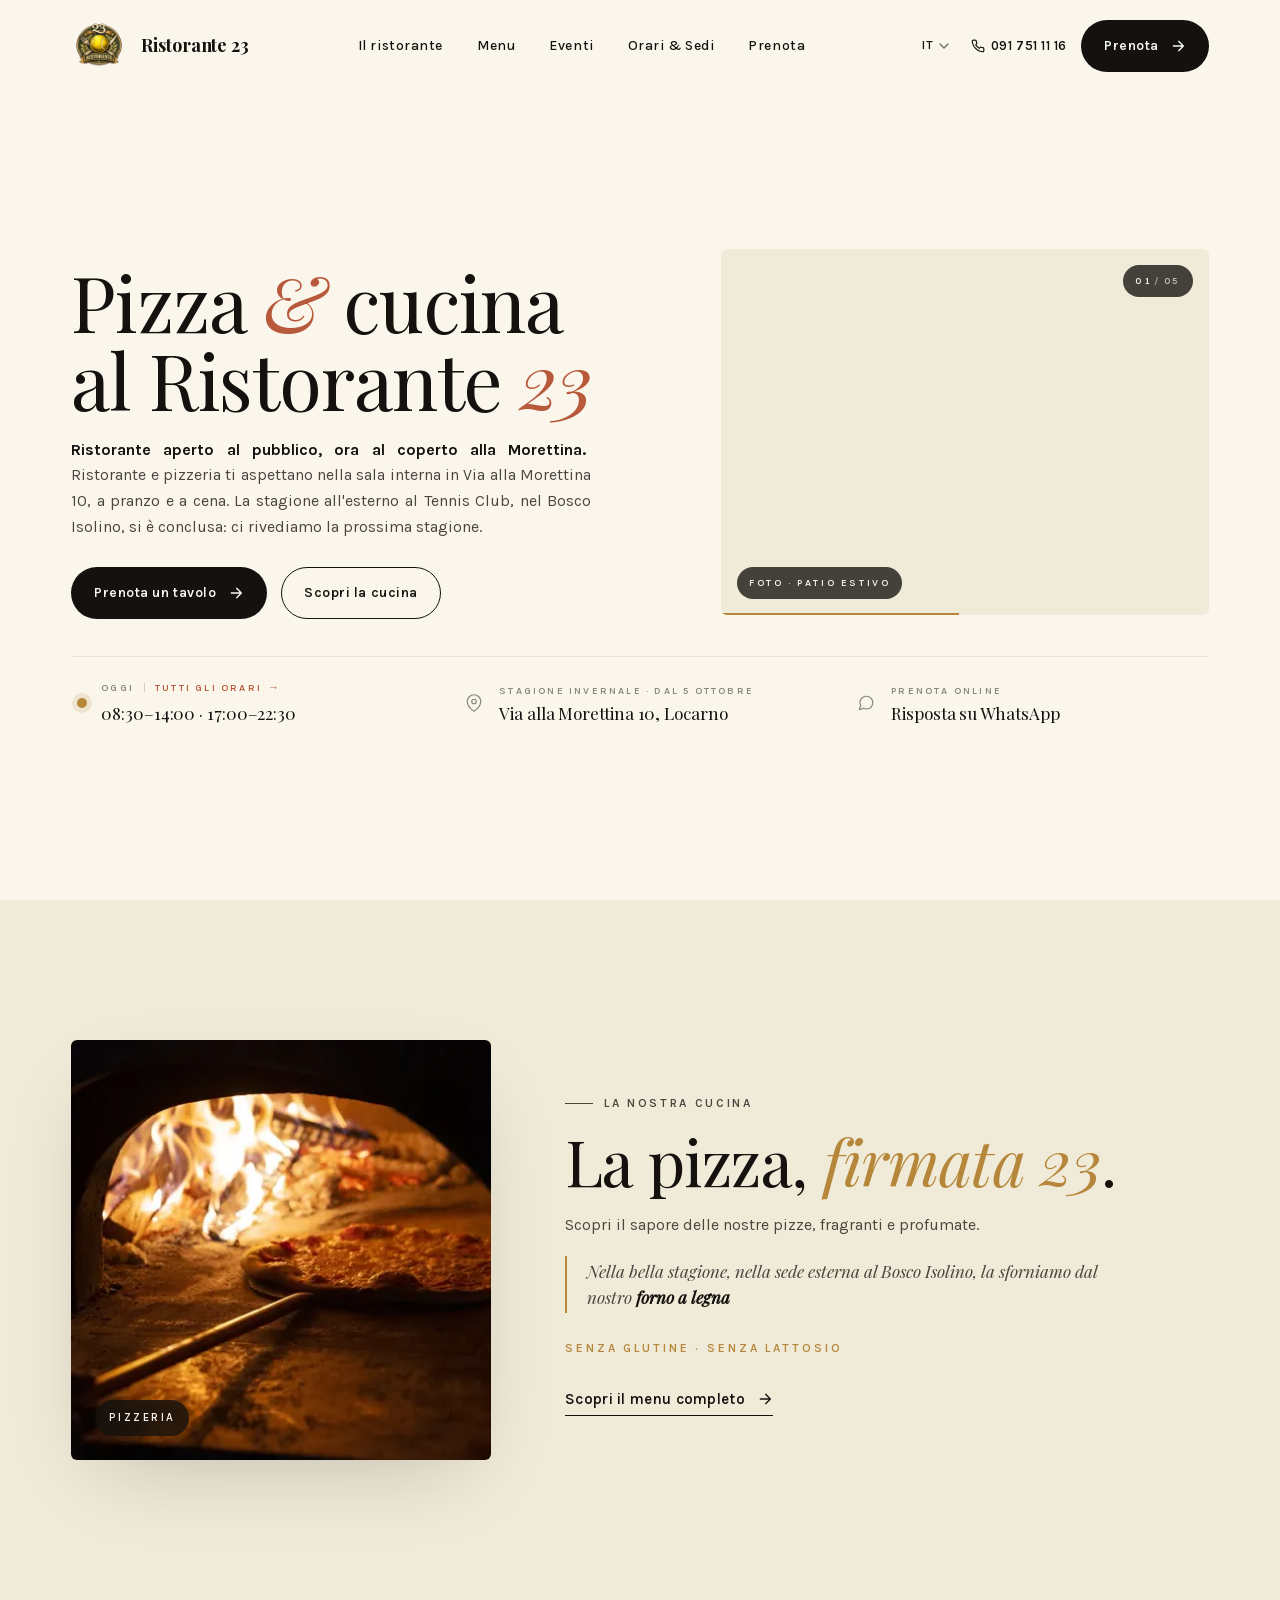
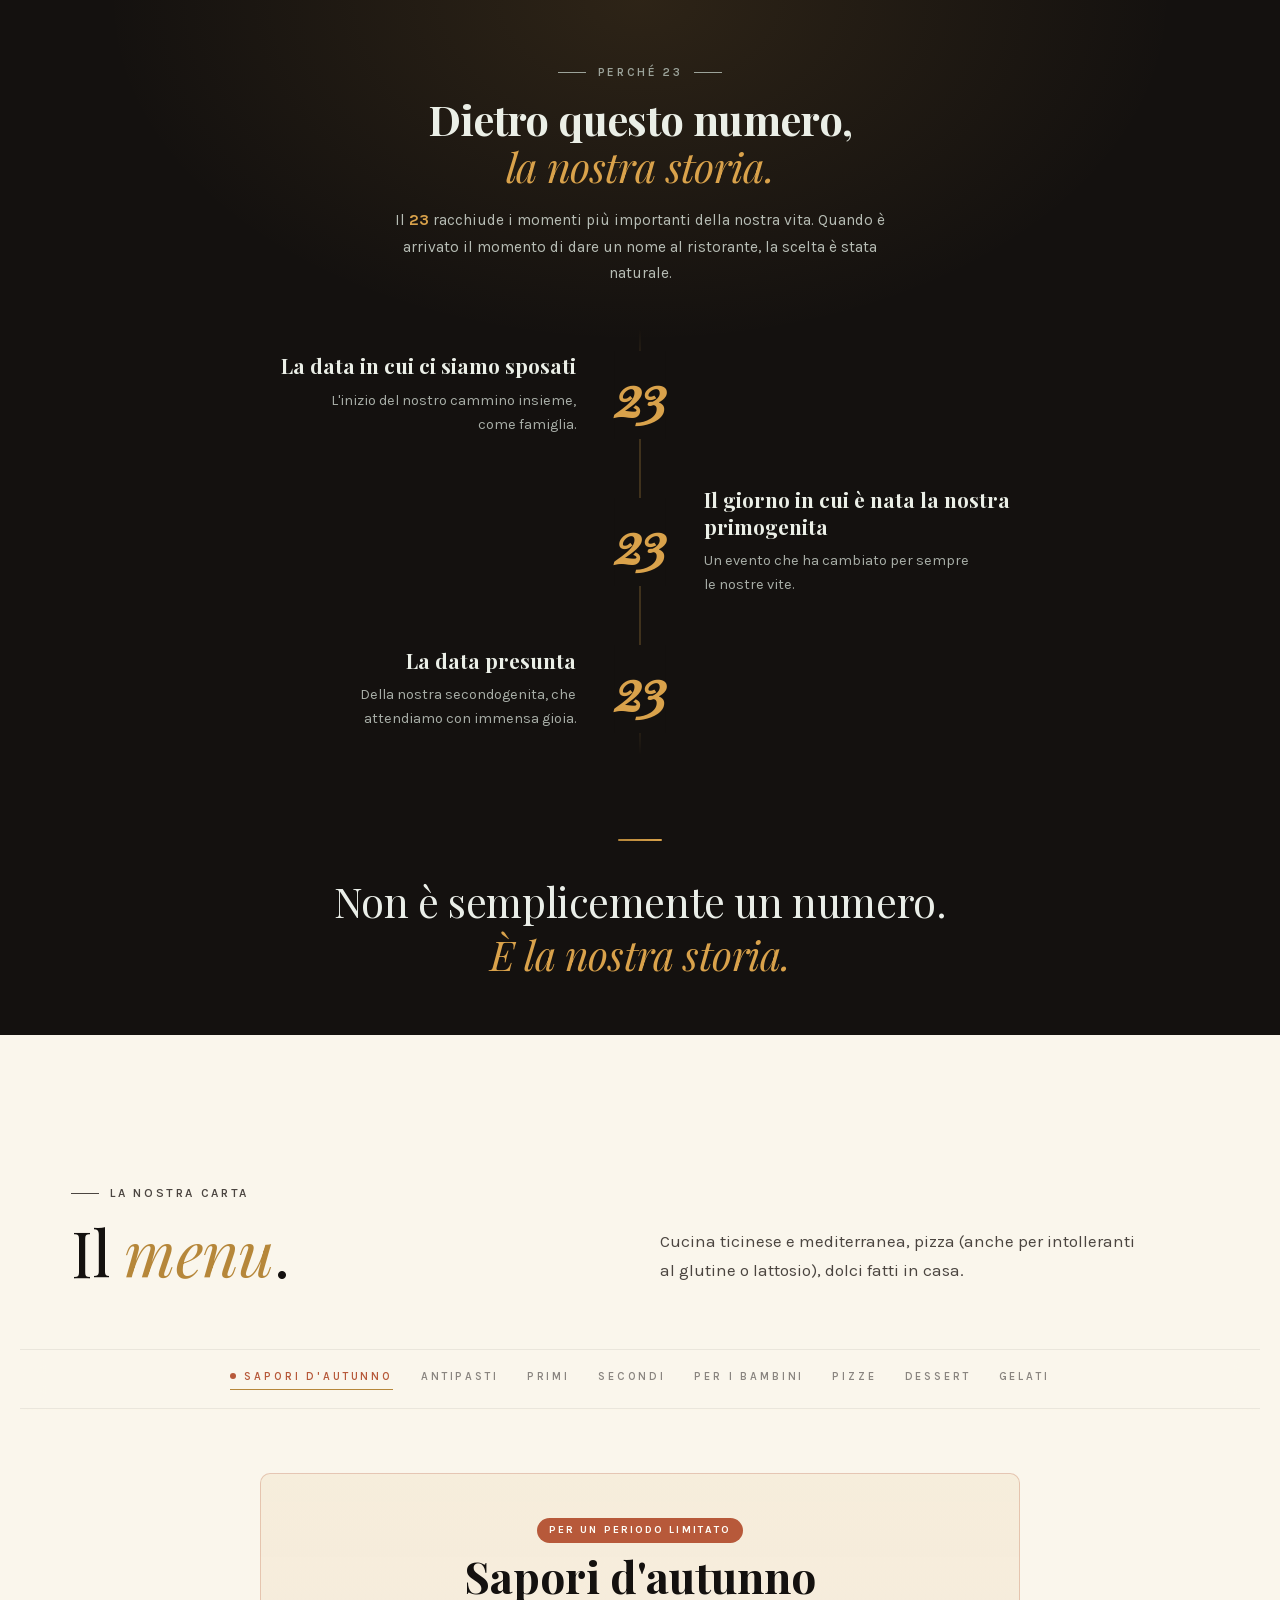
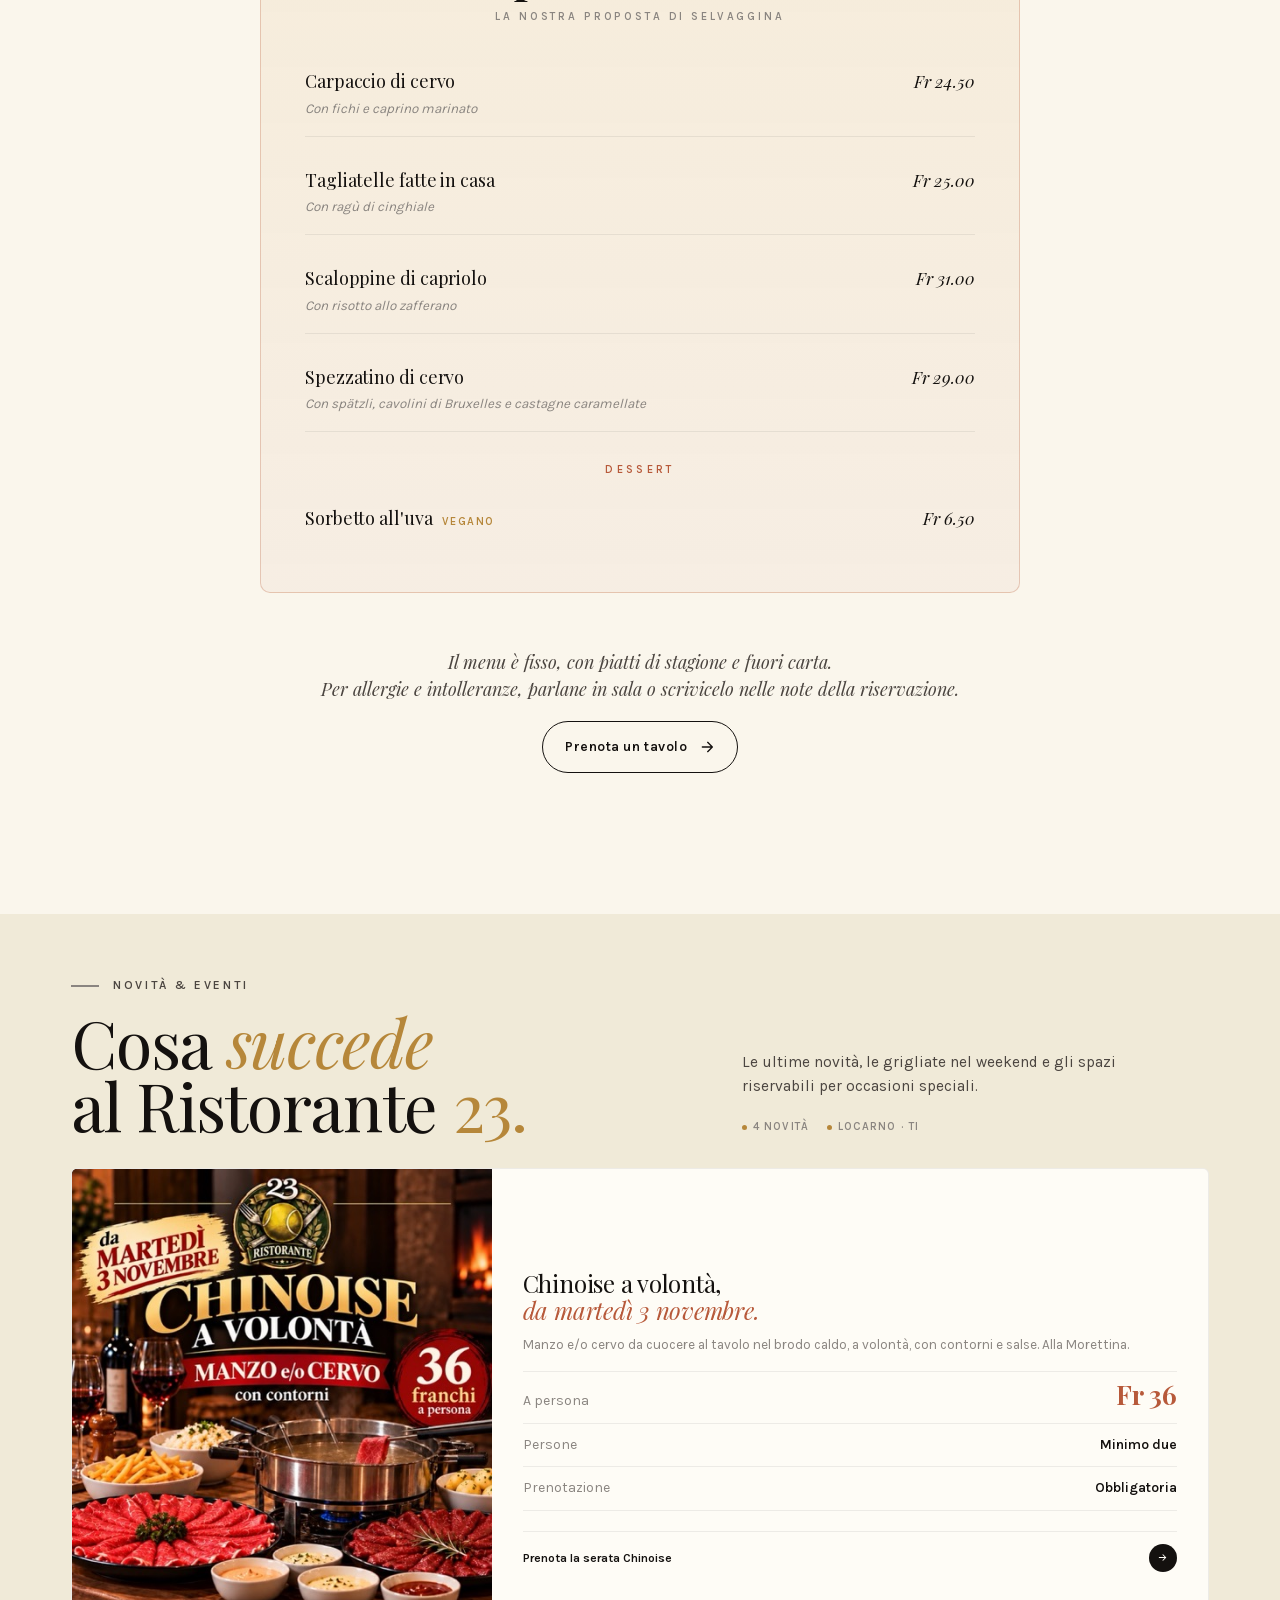
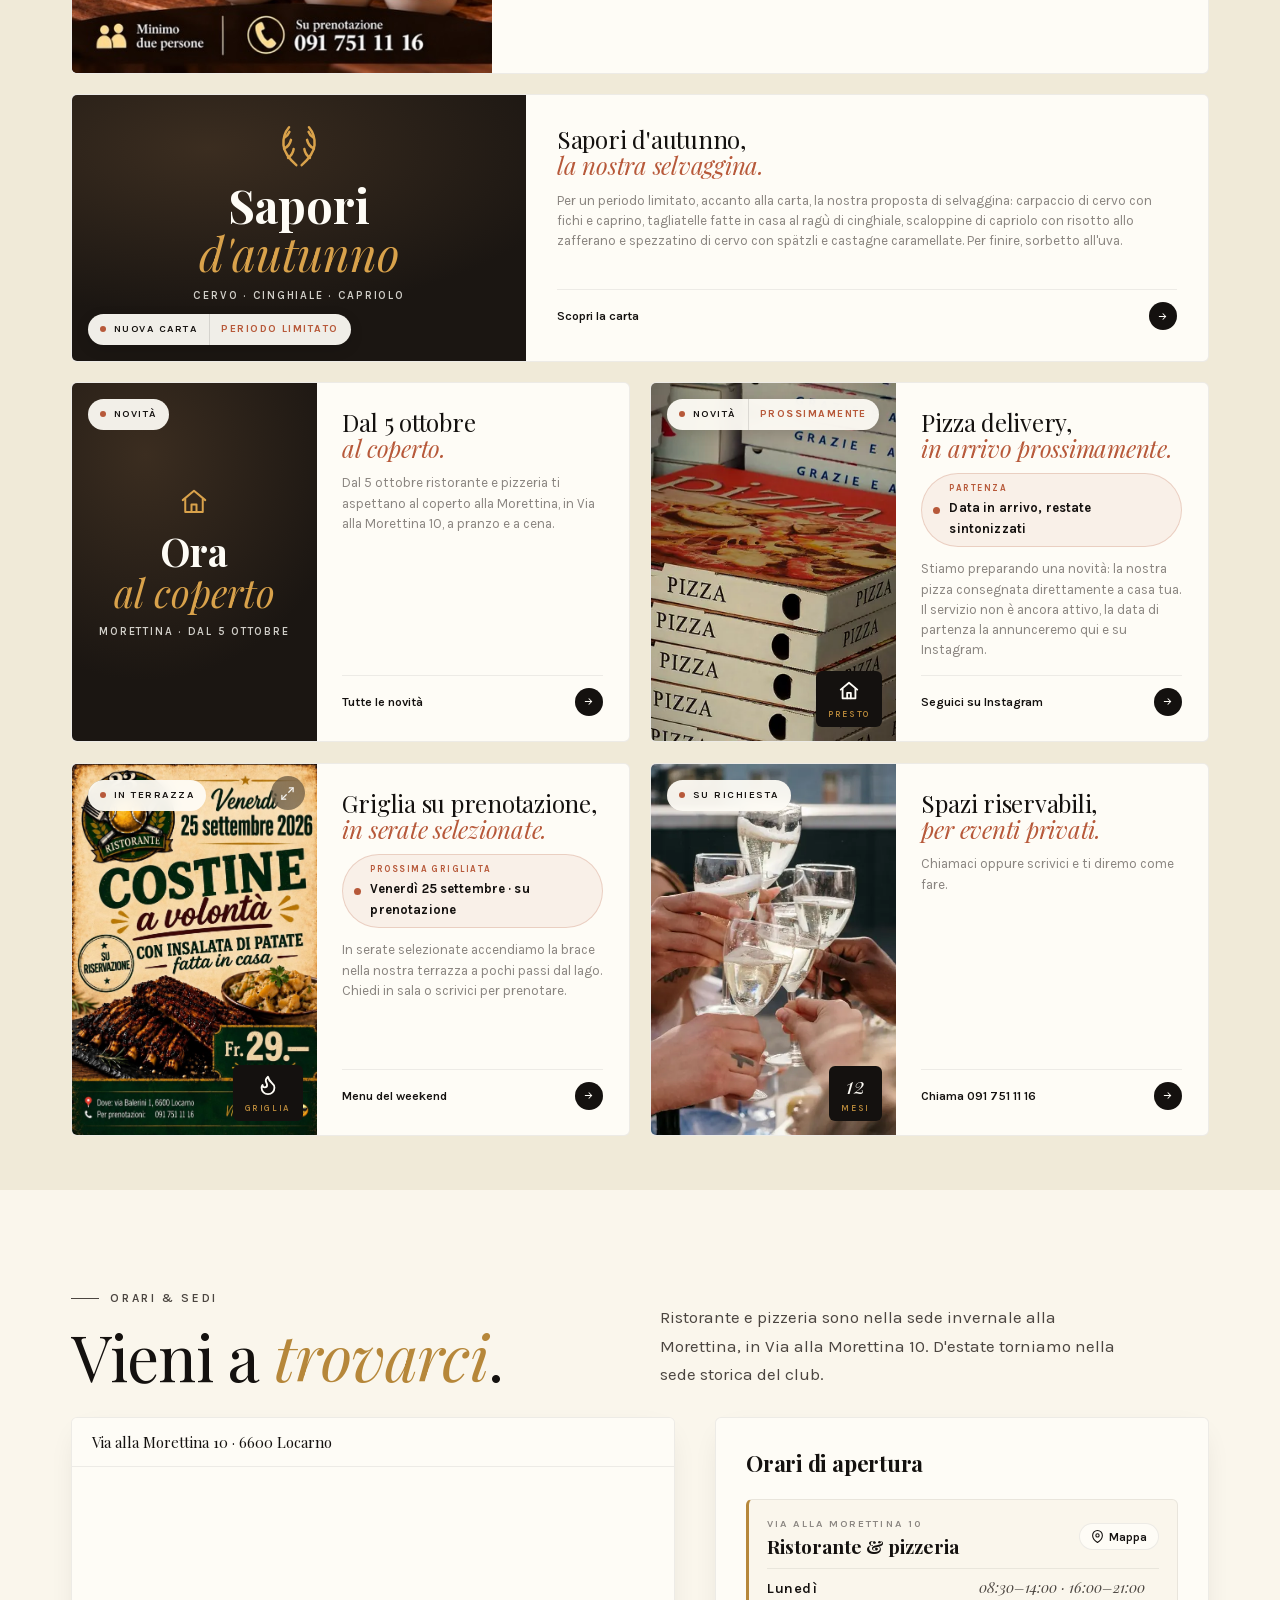
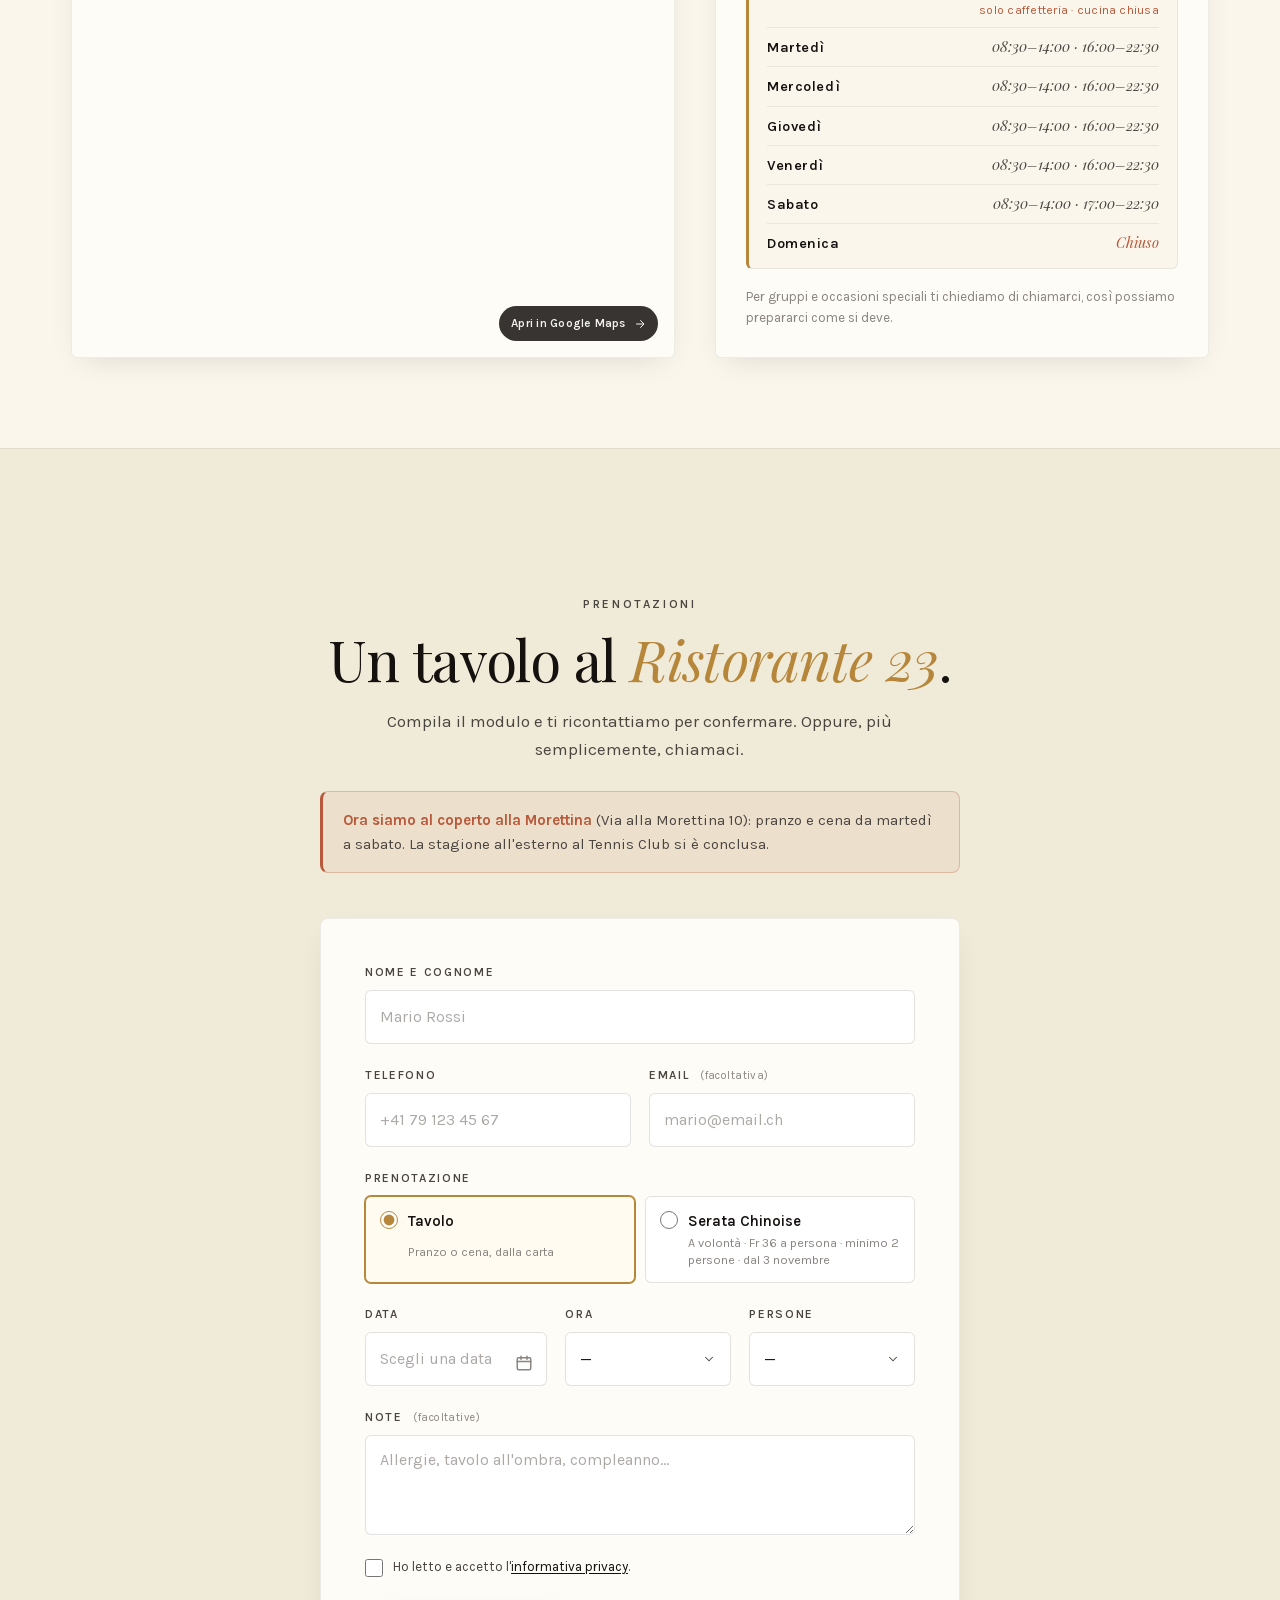
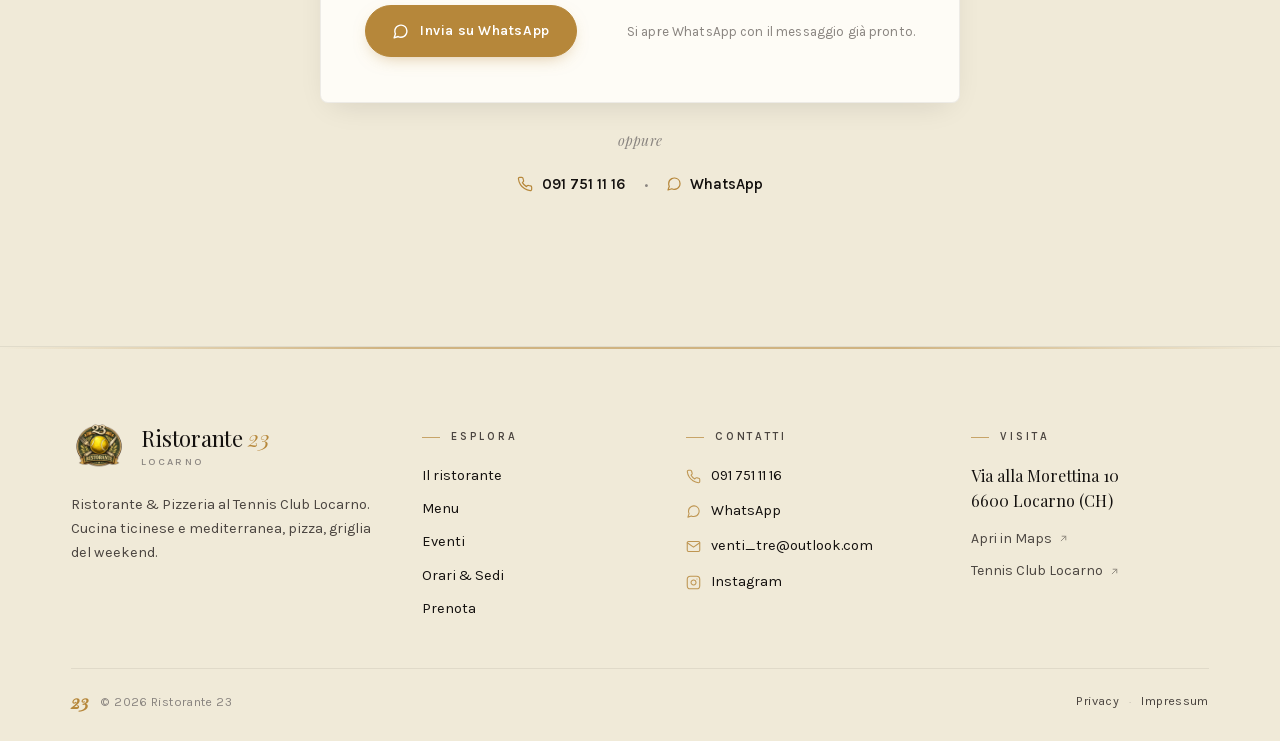
<file: index.html>
<!DOCTYPE html>
<html lang="it">

<head>
  <meta charset="utf-8" />
  <meta name="viewport" content="width=device-width, initial-scale=1, viewport-fit=cover" />
  <meta name="theme-color" content="#1C1917" />
  <title>Ristorante 23 · Pizzeria · Tennis Club Locarno</title>
  <meta name="description"
    content="Ristorante 23 al Tennis Club Locarno — aperto a tutti. Caffè, pranzo, aperitivo, cena. Pizza (anche senza glutine), griglia del weekend. Da ottobre nella sede invernale in Via alla Morettina 10, Locarno." />

  <link rel="canonical" href="https://ristorante23.ch/" />

  <!-- hreflang — Italian default, German and English alternates -->
  <link rel="alternate" hreflang="it" href="https://ristorante23.ch/" />
  <link rel="alternate" hreflang="de" href="https://ristorante23.ch/?lang=de" />
  <link rel="alternate" hreflang="en" href="https://ristorante23.ch/?lang=en" />
  <link rel="alternate" hreflang="x-default" href="https://ristorante23.ch/" />

  <!-- Open Graph (WhatsApp, Facebook, LinkedIn, Telegram) -->
  <meta property="og:type" content="restaurant" />
  <meta property="og:site_name" content="Ristorante 23" />
  <meta property="og:locale" content="it_IT" />
  <meta property="og:locale:alternate" content="de_DE" />
  <meta property="og:locale:alternate" content="en_US" />
  <meta property="og:url" content="https://ristorante23.ch/" />
  <meta property="og:title" content="Ristorante 23 · Pizzeria · al Tennis Club Locarno" />
  <meta property="og:description"
    content="Pizza, griglia del weekend, aperitivi e cene al Ristorante 23. Da ottobre in Via alla Morettina 10, Locarno — aperto a tutti." />
  <meta property="og:image" content="https://ristorante23.ch/Immagini/hero/og-image-home.jpg" />
  <meta property="og:image:secure_url" content="https://ristorante23.ch/Immagini/hero/og-image-home.jpg" />
  <meta property="og:image:type" content="image/jpeg" />
  <meta property="og:image:width" content="1200" />
  <meta property="og:image:height" content="630" />
  <meta property="og:image:alt" content="Terrazza del Ristorante 23 al Tennis Club Locarno" />

  <!-- Twitter / X -->
  <meta name="twitter:card" content="summary_large_image" />
  <meta name="twitter:title" content="Ristorante 23 · Pizzeria · al Tennis Club Locarno" />
  <meta name="twitter:description"
    content="Pizza, griglia del weekend, aperitivi e cene al Ristorante 23." />
  <meta name="twitter:image" content="https://ristorante23.ch/Immagini/hero/og-image-home.jpg" />
  <meta name="twitter:image:alt" content="Terrazza del Ristorante 23 al Tennis Club Locarno" />

  <link rel="icon" type="image/png" sizes="32x32" href="Logo/favicon-32.png" />
  <link rel="icon" type="image/png" sizes="16x16" href="Logo/favicon-16.png" />
  <link rel="icon" type="image/png" sizes="192x192" href="Logo/favicon-192.png" />
  <link rel="apple-touch-icon" sizes="180x180" href="Logo/favicon-180.png" />
  <link rel="shortcut icon" href="Logo/favicon.ico" />

  <link rel="preload" as="image" href="Immagini/hero/IMG_8081-1280w.webp"
    imagesrcset="Immagini/hero/IMG_8081-640w.webp 640w, Immagini/hero/IMG_8081-1280w.webp 1280w, Immagini/hero/IMG_8081-1920w.webp 1920w"
    imagesizes="(max-width: 900px) 100vw, 50vw" type="image/webp" fetchpriority="high" />
  <link rel="preload" as="font" type="font/woff2" href="fonts/karla-400-latin.woff2" crossorigin />
  <link rel="preload" as="font" type="font/woff2" href="fonts/karla-700-latin.woff2" crossorigin />
  <link rel="preload" as="font" type="font/woff2" href="fonts/playfair-display-700-latin.woff2" crossorigin />
  <link rel="preload" as="font" type="font/woff2" href="fonts/playfair-display-400i-latin.woff2" crossorigin />

  <link rel="stylesheet" href="fonts.css" />

  <style>
    /* ===========================================================
   Ristorante 23 · Locarno
   Style: Liquid Glass + Editorial · Sport-club premium
   Palette: stone-black / cream / gold / clay
   =========================================================== */

    :root {
      --bg: #FAF6EC;
      /* warm cream */
      --bg-2: #F0EAD8;
      /* warm sand */
      --bg-3: #FEFCF6;
      /* warm white cards */
      --ink: #14110F;
      /* near-black ink */
      --ink-soft: #4B4540;
      --ink-mute: #8A8580;
      --line: #1C1917;
      --gold: #B6873A;
      /* trophy gold */
      --gold-bright: #D9A24B;
      --clay: #B7593A;
      /* clay-court rust */
      --net: rgba(20, 17, 15, .08);
      --court: #2F5B3C;
      /* deep court green, sparingly */
      --glass: rgba(255, 255, 255, .65);
      --glass-line: rgba(20, 17, 15, .07);
      --shadow: 0 30px 80px -30px rgba(20, 17, 15, .22);
      --shadow-sm: 0 10px 30px -12px rgba(20, 17, 15, .14);

      --serif: "Playfair Display", "Playfair Display SC", Georgia, serif;
      --serif-sc: "Playfair Display SC", "Playfair Display", Georgia, serif;
      --sans: "Karla", -apple-system, "Helvetica Neue", Arial, sans-serif;

      --maxw: 1240px;
      --gutter: clamp(20px, 4vw, 56px);
      --radius: 6px;

      /* Motion tokens — custom curves, stronger than default CSS easings */
      --ease-out: cubic-bezier(0.23, 1, 0.32, 1);
      --ease-in-out: cubic-bezier(0.77, 0, 0.175, 1);
      --ease-soft: cubic-bezier(0.32, 0.72, 0, 1);
    }

    * {
      box-sizing: border-box;
    }

    html {
      -webkit-text-size-adjust: 100%;
      scroll-behavior: smooth;
      scroll-padding-top: 96px;
    }

    @media (prefers-reduced-motion: reduce) {
      html {
        scroll-behavior: auto;
      }
    }

    html,
    body {
      margin: 0;
      padding: 0;
    }

    body {
      font-family: var(--sans);
      color: var(--ink);
      background: var(--bg);
      font-size: 17px;
      line-height: 1.6;
      -webkit-font-smoothing: antialiased;
      text-rendering: optimizeLegibility;
      overflow-x: hidden;
    }

    img {
      max-width: 100%;
      height: auto;
      display: block;
    }

    /* <picture> is layout-transparent — slide/grid styles target the inner <img> */
    .hero__slides>picture,
    .about__img>picture,
    .evento__photo>picture,
    .lightbox__slides>picture {
      display: contents;
    }

    a {
      color: inherit;
      text-decoration: none;
    }

    button {
      font: inherit;
      cursor: pointer;
    }

    ::selection {
      background: var(--gold);
      color: #fff;
    }

    /* removed paper grain — going for a clean light surface */

    /* ---------- Reusable ---------- */
    .container {
      max-width: var(--maxw);
      margin: 0 auto;
      padding: 0 var(--gutter);
      position: relative;
      z-index: 2;
    }

    .eyebrow {
      font-family: var(--sans);
      font-weight: 600;
      font-size: 12px;
      letter-spacing: .22em;
      text-transform: uppercase;
      color: var(--ink-soft);
      display: inline-flex;
      align-items: center;
      gap: .7rem;
    }

    .eyebrow::before {
      content: "";
      width: 28px;
      height: 1px;
      background: var(--ink-soft);
    }

    .btn {
      display: inline-flex;
      align-items: center;
      gap: .7rem;
      padding: 14px 22px;
      border-radius: 999px;
      font-weight: 600;
      font-size: 14px;
      letter-spacing: .04em;
      border: 1px solid transparent;
      transition:
        transform .22s var(--ease-out),
        background .2s var(--ease-out),
        color .2s var(--ease-out),
        border-color .2s var(--ease-out),
        box-shadow .25s var(--ease-out);
      white-space: nowrap;
      will-change: transform;
    }

    .btn:focus-visible {
      outline: 2px solid var(--gold);
      outline-offset: 3px;
    }

    .btn--primary {
      background: var(--ink);
      color: #F8FAF7;
    }

    .btn--ghost {
      background: transparent;
      color: var(--ink);
      border-color: var(--ink);
    }

    .btn--gold {
      background: var(--gold);
      color: #fff;
    }

    @media (hover: hover) and (pointer: fine) {
      .btn--primary:hover {
        background: #000;
        transform: translateY(-2px);
        box-shadow: var(--shadow-sm);
      }

      .btn--ghost:hover {
        background: var(--ink);
        color: #F8FAF7;
      }

      .btn--gold:hover {
        background: var(--gold-bright);
        transform: translateY(-2px);
        box-shadow: var(--shadow-sm);
      }

      .btn:hover .arr {
        transform: translateX(4px);
      }
    }

    /* Press feedback — instant, snappy, beats :hover via selector order */
    .btn--primary:active,
    .btn--ghost:active,
    .btn--gold:active,
    .btn:active {
      transform: scale(0.97);
      transition: transform 90ms var(--ease-out);
      box-shadow: none;
    }

    .btn .arr {
      width: 16px;
      height: 16px;
      transition: transform .22s var(--ease-out);
    }

    /* ---------- Top bar ---------- */
    .topbar {
      position: fixed;
      top: 0;
      left: 0;
      right: 0;
      z-index: 50;
      transition: backdrop-filter .3s var(--ease-out), background .3s var(--ease-out), border-color .3s var(--ease-out);
      background: transparent;
      border-bottom: 1px solid transparent;
    }

    .topbar.is-scrolled {
      background: rgba(250, 246, 236, .82);
      -webkit-backdrop-filter: blur(14px) saturate(140%);
      backdrop-filter: blur(14px) saturate(140%);
      border-bottom-color: var(--glass-line);
    }

    .topbar__inner {
      max-width: var(--maxw);
      margin: 0 auto;
      padding: 18px var(--gutter);
      display: grid;
      grid-template-columns: auto 1fr auto;
      align-items: center;
      gap: 24px;
    }

    .brand {
      display: inline-flex;
      align-items: center;
      gap: 14px;
      color: var(--ink);
    }

    .brand__mark {
      width: 56px;
      height: 56px;
      display: inline-block;
      object-fit: contain;
      flex-shrink: 0;
    }

    .brand__name {
      display: inline-flex;
      flex-direction: column;
      gap: 2px;
      font-family: var(--serif);
      font-weight: 700;
      font-size: 18px;
      letter-spacing: -.005em;
      color: var(--ink);
      line-height: 1.1;
    }

    .brand__name small {
      font-family: var(--sans);
      font-weight: 600;
      font-size: 9.5px;
      letter-spacing: .26em;
      text-transform: uppercase;
      color: var(--ink-mute);
      margin-top: 2px;
    }

    .footer .brand__mark {
      width: 56px;
      height: 56px;
    }

    .nav {
      display: flex;
      justify-content: center;
      gap: 30px;
    }

    .nav a {
      font-size: 14px;
      font-weight: 500;
      letter-spacing: .04em;
      color: var(--ink);
      position: relative;
      padding: 6px 2px;
    }

    .nav a::after {
      content: "";
      position: absolute;
      left: 50%;
      bottom: 0;
      width: 0;
      height: 1px;
      background: var(--ink);
      transition: width .25s var(--ease-out), left .25s var(--ease-out);
    }

    @media (hover: hover) and (pointer: fine) {
      .nav a:hover::after {
        width: 100%;
        left: 0;
      }
    }

    .nav a:active {
      opacity: .72;
      transition: opacity 90ms var(--ease-out);
    }

    .top-cta {
      display: flex;
      align-items: center;
      gap: 14px;
    }

    .mobile-drawer__lang {
      display: inline-flex;
      align-items: center;
      gap: 2px;
      margin-top: 14px;
      font-size: 13px;
      font-weight: 600;
      letter-spacing: .08em;
      color: var(--ink);
    }

    .mobile-drawer__lang button {
      background: transparent;
      border: 0;
      padding: 6px 10px;
      font: inherit;
      color: inherit;
      cursor: pointer;
      opacity: .45;
      text-transform: uppercase;
      letter-spacing: inherit;
      transition: opacity .18s var(--ease-out);
    }

    .mobile-drawer__lang button[aria-pressed="true"] {
      opacity: 1;
    }

    .mobile-drawer__lang__sep {
      opacity: .3;
    }

    /* ---------- Lang picker (desktop in topbar, mobile next to hamburger) ---------- */
    .lang-picker {
      display: inline-flex;
      position: relative;
    }

    .lang-picker--mobile {
      display: none;
    }

    .lang-picker__trigger {
      display: inline-flex;
      align-items: center;
      gap: 5px;
      background: transparent;
      border: 0;
      padding: 6px 8px;
      font-family: var(--sans);
      font-size: 12px;
      font-weight: 600;
      letter-spacing: .08em;
      color: var(--ink);
      cursor: pointer;
      border-radius: 999px;
      height: 32px;
      -webkit-tap-highlight-color: transparent;
    }

    .lang-picker__chevron {
      transition: transform .2s var(--ease-out);
      opacity: .55;
    }

    .lang-picker__trigger[aria-expanded="true"] .lang-picker__chevron {
      transform: rotate(180deg);
    }

    .lang-picker__menu {
      position: absolute;
      top: calc(100% + 6px);
      right: 0;
      background: var(--bg);
      border: 1px solid rgba(20, 17, 15, .08);
      border-radius: 10px;
      box-shadow: 0 8px 24px rgba(20, 17, 15, .08);
      padding: 4px;
      min-width: 72px;
      z-index: 70;
      opacity: 0;
      transform: translateY(-4px);
      pointer-events: none;
      transition: opacity .16s var(--ease-out), transform .16s var(--ease-out);
    }

    .lang-picker__trigger[aria-expanded="true"]+.lang-picker__menu {
      opacity: 1;
      transform: translateY(0);
      pointer-events: auto;
    }

    .lang-picker__menu button {
      display: block;
      width: 100%;
      text-align: left;
      background: transparent;
      border: 0;
      padding: 8px 12px;
      font-family: var(--sans);
      font-size: 13px;
      font-weight: 600;
      letter-spacing: .08em;
      color: var(--ink);
      cursor: pointer;
      border-radius: 6px;
      opacity: .55;
      text-transform: uppercase;
      -webkit-tap-highlight-color: transparent;
    }

    .lang-picker__menu button[aria-pressed="true"] {
      opacity: 1;
    }

    @media (hover: hover) and (pointer: fine) {
      .lang-picker__menu button:hover {
        background: rgba(20, 17, 15, .04);
      }
    }

    .top-phone {
      font-size: 13px;
      font-weight: 600;
      letter-spacing: .04em;
      color: var(--ink);
      display: inline-flex;
      align-items: center;
      gap: 6px;
    }

    .top-phone svg {
      width: 14px;
      height: 14px;
    }

    .menu-toggle {
      display: none;
      background: transparent;
      border: 0;
      border-radius: 0;
      width: 44px;
      height: 44px;
      padding: 0;
      align-items: center;
      justify-content: center;
      cursor: pointer;
      color: var(--ink);
      z-index: 60;
      -webkit-tap-highlight-color: transparent;
    }

    .menu-toggle__bars {
      position: relative;
      width: 18px;
      height: 11px;
      display: inline-block;
    }

    .menu-toggle__bars span {
      position: absolute;
      left: 0;
      right: 0;
      height: 1.5px;
      background: currentColor;
      border-radius: 2px;
      transform-origin: center;
      transition: transform .3s var(--ease-out), opacity .2s var(--ease-out), top .3s var(--ease-out);
    }

    .menu-toggle__bars span:nth-child(1) {
      top: 0;
    }

    .menu-toggle__bars span:nth-child(2) {
      top: 5px;
    }

    .menu-toggle__bars span:nth-child(3) {
      top: 10px;
    }

    .menu-toggle[aria-expanded="true"] .menu-toggle__bars span:nth-child(1) {
      top: 5px;
      transform: rotate(45deg);
    }

    .menu-toggle[aria-expanded="true"] .menu-toggle__bars span:nth-child(2) {
      opacity: 0;
    }

    .menu-toggle[aria-expanded="true"] .menu-toggle__bars span:nth-child(3) {
      top: 5px;
      transform: rotate(-45deg);
    }

    /* ---------- Mobile drawer ---------- */
    .mobile-drawer {
      position: fixed;
      inset: 0;
      z-index: 55;
      pointer-events: none;
      opacity: 0;
      transition: opacity .3s var(--ease-out);
      visibility: hidden;
    }

    .mobile-drawer.is-open {
      pointer-events: auto;
      opacity: 1;
      visibility: visible;
    }

    .mobile-drawer__backdrop {
      position: absolute;
      inset: 0;
      background: rgba(20, 17, 15, .42);
      -webkit-backdrop-filter: blur(6px);
      backdrop-filter: blur(6px);
    }

    .mobile-drawer__panel {
      position: absolute;
      top: 0;
      right: 0;
      bottom: 0;
      width: min(86vw, 380px);
      background: var(--bg);
      padding: 96px clamp(26px, 6vw, 36px) max(28px, env(safe-area-inset-bottom));
      display: flex;
      flex-direction: column;
      gap: 28px;
      box-shadow: -20px 0 60px rgba(20, 17, 15, .18);
      transform: translateX(100%);
      transition: transform .4s var(--ease-out);
      overflow-y: auto;
      -webkit-overflow-scrolling: touch;
    }

    .mobile-drawer.is-open .mobile-drawer__panel {
      transform: translateX(0);
    }

    .mobile-drawer__eyebrow {
      font-family: var(--sans);
      font-size: 10px;
      font-weight: 600;
      letter-spacing: .26em;
      text-transform: uppercase;
      color: var(--ink-mute);
      margin: 0;
    }

    .mobile-drawer__nav {
      display: flex;
      flex-direction: column;
    }

    .mobile-drawer__nav a {
      font-family: var(--serif);
      font-size: clamp(24px, 6vw, 30px);
      font-weight: 400;
      color: var(--ink);
      padding: 16px 0;
      letter-spacing: -.005em;
      line-height: 1.15;
      border-bottom: 1px solid rgba(20, 17, 15, .08);
      transition: color .2s var(--ease-out), padding-left .25s var(--ease-out);
      position: relative;
    }

    .mobile-drawer__nav a::after {
      content: "→";
      position: absolute;
      right: 0;
      top: 50%;
      transform: translateY(-50%);
      font-family: var(--sans);
      font-size: 18px;
      color: var(--ink-mute);
      opacity: 0;
      transition: opacity .2s var(--ease-out), transform .25s var(--ease-out);
    }

    .mobile-drawer__nav a:active {
      color: var(--clay);
      padding-left: 6px;
    }

    .mobile-drawer__nav a:active::after {
      opacity: 1;
      transform: translate(-4px, -50%);
      color: var(--clay);
    }

    .mobile-drawer__foot {
      margin-top: auto;
      display: flex;
      flex-direction: column;
      gap: 16px;
      padding-top: 16px;
    }

    .mobile-drawer__phone {
      display: inline-flex;
      align-items: center;
      gap: 10px;
      font-family: var(--sans);
      font-weight: 600;
      font-size: 15px;
      color: var(--ink);
      padding: 10px 0;
    }

    .mobile-drawer__phone svg {
      width: 16px;
      height: 16px;
    }

    .mobile-drawer__cta {
      justify-content: center;
      width: 100%;
    }

    body.has-drawer {
      overflow: hidden;
    }

    @media (prefers-reduced-motion: reduce) {

      .mobile-drawer,
      .mobile-drawer__panel,
      .menu-toggle__bars span {
        transition: none;
      }
    }

    /* ---------- Hero ---------- */
    .hero {
      position: relative;
      min-height: 100vh;
      min-height: 100dvh;
      padding: clamp(96px, 11vh, 120px) 0 clamp(20px, 3vh, 36px);
      display: flex;
      align-items: center;
      overflow: hidden;
    }

    .hero .container {
      width: 100%;
    }

    .hero__inner {
      position: relative;
      z-index: 2;
      display: grid;
      grid-template-columns: 1.08fr 0.92fr;
      gap: clamp(40px, 6vw, 96px);
      align-items: center;
    }

    .hero__copy {
      min-width: 0;
    }

    .hero__visual {
      position: relative;
      margin: 0;
      border-radius: var(--radius);
      overflow: hidden;
    }

    .hero__progress {
      position: absolute;
      left: 0;
      right: 0;
      bottom: 0;
      height: 2px;
      background: rgba(244, 242, 238, .18);
      z-index: 2;
      pointer-events: none;
    }

    .hero__progress-fill {
      height: 100%;
      width: 0;
      background: var(--gold);
      will-change: width;
    }

    @media (prefers-reduced-motion: reduce) {
      .hero__progress {
        display: none;
      }
    }

    .hero__img {
      display: block;
      width: 100%;
      aspect-ratio: 4/3;
      max-height: min(52vh, 520px);
      object-fit: cover;
      object-position: center 35%;
      border-radius: var(--radius);
      box-shadow: var(--shadow);
      background: var(--bg-2);
    }

    .hero__slides {
      position: relative;
      width: 100%;
      aspect-ratio: 4/3;
      max-height: min(52vh, 520px);
      border-radius: var(--radius);
      display: flex;
      overflow-x: auto;
      overflow-y: hidden;
      scroll-snap-type: x mandatory;
      scroll-behavior: smooth;
      -webkit-overflow-scrolling: touch;
      scrollbar-width: none;
      touch-action: manipulation;
      overscroll-behavior-x: contain;
      cursor: zoom-in;
    }

    .hero__slides::-webkit-scrollbar {
      display: none;
    }

    .hero__slides.is-dragging {
      cursor: grabbing;
      scroll-behavior: auto;
    }

    /* ---------- Lightbox ---------- */
    .lightbox {
      position: fixed;
      inset: 0;
      z-index: 9999;
      background: rgba(20, 17, 15, .97);
      opacity: 0;
      visibility: hidden;
      transition: opacity .25s ease, visibility 0s linear .25s;
    }

    .lightbox.is-open {
      opacity: 1;
      visibility: visible;
      transition: opacity .25s ease;
    }

    .lightbox__slides {
      position: absolute;
      inset: 0;
      display: flex;
      overflow-x: auto;
      overflow-y: hidden;
      scroll-snap-type: x mandatory;
      scroll-behavior: smooth;
      -webkit-overflow-scrolling: touch;
      touch-action: manipulation;
      overscroll-behavior: contain;
      scrollbar-width: none;
    }

    .lightbox__slides::-webkit-scrollbar {
      display: none;
    }

    .lightbox__slide {
      flex: 0 0 100%;
      width: 100%;
      height: 100%;
      object-fit: contain;
      scroll-snap-align: start;
      scroll-snap-stop: always;
      -webkit-user-drag: none;
      user-select: none;
      padding: max(env(safe-area-inset-top), 64px) 16px max(env(safe-area-inset-bottom), 32px);
      box-sizing: border-box;
    }

    .lightbox__close,
    .lightbox__counter {
      position: absolute;
      top: max(16px, env(safe-area-inset-top));
      z-index: 2;
      color: #F4F2EE;
      background: rgba(244, 242, 238, .14);
      -webkit-backdrop-filter: blur(10px);
      backdrop-filter: blur(10px);
      border-radius: 999px;
    }

    .lightbox__close {
      right: max(16px, env(safe-area-inset-right));
      width: 40px;
      height: 40px;
      border: none;
      display: grid;
      place-items: center;
      cursor: pointer;
      padding: 0;
    }

    .lightbox__close:hover {
      background: rgba(244, 242, 238, .22);
    }

    .lightbox__counter {
      left: max(16px, env(safe-area-inset-left));
      font-family: var(--sans);
      font-weight: 600;
      font-size: 10px;
      letter-spacing: .26em;
      padding: 12px 14px;
      font-variant-numeric: tabular-nums;
      pointer-events: none;
    }

    body.lightbox-open {
      overflow: hidden;
    }

    /* Foto griglia personalizzata (es. locandina caricata dal pannello /gestione):
       diventa cliccabile e si apre a schermo intero. Il badge segnala che è apribile. */
    .evento__photo.is-openable {
      cursor: zoom-in;
    }

    .evento__zoom {
      position: absolute;
      top: 12px;
      right: 12px;
      z-index: 2;
      width: 34px;
      height: 34px;
      display: grid;
      place-items: center;
      color: #F4F2EE;
      background: rgba(20, 17, 15, .45);
      -webkit-backdrop-filter: blur(10px);
      backdrop-filter: blur(10px);
      border-radius: 999px;
      pointer-events: none;
    }

    .evento__zoom svg {
      width: 15px;
      height: 15px;
    }

    .hero__slides .hero__slide {
      flex: 0 0 100%;
      width: 100%;
      height: 100%;
      max-height: none;
      aspect-ratio: auto;
      scroll-snap-align: start;
      scroll-snap-stop: always;
      border-radius: 0;
      box-shadow: none;
      -webkit-user-drag: none;
      user-select: none;
    }

    .hero__visual .hero__tag {
      position: absolute;
      left: 16px;
      bottom: 16px;
      z-index: 2;
      background: rgba(20, 17, 15, .78);
      color: #F4F2EE;
      font-family: var(--sans);
      font-weight: 600;
      font-size: 10px;
      letter-spacing: .26em;
      text-transform: uppercase;
      padding: 8px 12px;
      border-radius: 999px;
      -webkit-backdrop-filter: blur(8px);
      backdrop-filter: blur(8px);
    }

    .hero__visual .hero__counter {
      position: absolute;
      top: 16px;
      right: 16px;
      z-index: 2;
      background: rgba(20, 17, 15, .78);
      color: #F4F2EE;
      font-family: var(--sans);
      font-weight: 600;
      font-size: 10px;
      letter-spacing: .26em;
      padding: 8px 12px;
      border-radius: 999px;
      -webkit-backdrop-filter: blur(8px);
      backdrop-filter: blur(8px);
      font-variant-numeric: tabular-nums;
      pointer-events: none;
      display: inline-flex;
      align-items: center;
    }

    .hero__counter-sep {
      opacity: .55;
      margin: 0 2px;
    }

    .hero__counter-total {
      opacity: .7;
    }

    .hero__title {
      font-family: var(--serif);
      font-weight: 400;
      font-size: clamp(40px, 6vw, 84px);
      line-height: 1.02;
      letter-spacing: -.015em;
      margin: 18px 0 0;
      color: var(--ink);
    }

    .hero__title .amp,
    .hero__title .num {
      color: var(--clay);
      font-style: italic;
    }

    .hero__title .nowrap {
      white-space: nowrap;
    }

    @media (max-width: 640px) {
      .hero__title br.br-desktop {
        display: none;
      }
    }

    .hero__sub {
      margin-top: 18px;
      max-width: 520px;
      color: var(--ink-soft);
      font-size: 16px;
      line-height: 1.6;
      text-align: justify;
      text-wrap: pretty;
      hyphens: auto;
      -webkit-hyphens: auto;
    }

    .hero__sub strong {
      color: var(--ink);
      font-weight: 700;
      margin-right: .3em;
    }

    .hero__cta {
      margin-top: 28px;
      display: flex;
      flex-wrap: wrap;
      align-items: center;
      gap: 14px;
    }

    /* Hero closure notice — rectangular card */
    .hero__notice {
      display: flex;
      align-items: flex-start;
      gap: 12px;
      max-width: 460px;
      padding: 14px 18px;
      margin-bottom: 20px;
      background: rgba(183, 89, 58, .08);
      border: 1px solid rgba(183, 89, 58, .32);
      border-radius: 12px;
    }

    .hero__notice-icon {
      flex-shrink: 0;
      width: 19px;
      height: 19px;
      margin-top: 1px;
      color: var(--clay);
    }

    .hero__notice-text {
      font-family: var(--sans);
      font-size: 13.5px;
      line-height: 1.5;
      color: var(--ink-soft);
    }

    .hero__notice-text strong {
      display: block;
      font-family: var(--serif);
      font-style: italic;
      font-weight: 400;
      font-size: 16px;
      color: var(--clay);
      margin-bottom: 2px;
    }

    .hero__notice-text .hl {
      color: var(--clay);
      font-weight: 700;
    }

    .hero__notice-places {
      list-style: none;
      margin: 8px 0 12px;
      padding: 0;
      display: grid;
      gap: 6px;
    }

    .hero__notice-places li {
      display: flex;
      align-items: flex-start;
      gap: 9px;
    }

    .hero__notice-places .place-num {
      margin-top: 1px;
    }

    .hero__notice-places b {
      color: var(--ink);
      font-weight: 700;
    }

    .hero__notice-links {
      display: flex;
      flex-wrap: wrap;
      gap: 8px;
    }

    .hero__notice-links a {
      display: inline-flex;
      align-items: center;
      gap: 6px;
      min-height: 34px;
      padding: 0 14px;
      border-radius: 999px;
      border: 1px solid rgba(183, 89, 58, .4);
      color: var(--clay);
      font-size: 13px;
      font-weight: 700;
      text-decoration: none;
      white-space: nowrap;
      transition: background .2s var(--ease-out), transform .2s var(--ease-out);
    }

    .hero__notice-links a::after {
      content: "→";
    }

    .hero__notice-links a:hover {
      background: rgba(183, 89, 58, .1);
    }

    .hero__notice-links a:active {
      transform: scale(.97);
    }

    .hero__notice-links a.is-primary {
      background: var(--clay);
      border-color: var(--clay);
      color: var(--bg-3);
    }

    .hero__notice-links a.is-primary:hover {
      background: #a14d31;
    }

    @media (max-width: 640px) {
      .hero__notice {
        max-width: 100%;
        padding: 12px 16px;
        margin-bottom: 16px;
      }

      .hero__notice-text {
        font-size: 12.5px;
      }

      .hero__notice-text strong {
        font-size: 14.5px;
      }
    }

    /* Hero info strip — 3-col minimal cards */
    .hero__strip {
      margin-top: clamp(28px, 4vh, 48px);
      padding-top: clamp(18px, 2.5vh, 26px);
      border-top: 1px solid var(--glass-line);
      display: grid;
      grid-template-columns: repeat(3, 1fr);
      gap: clamp(18px, 3vw, 40px);
      position: relative;
      z-index: 2;
    }

    .strip-item {
      display: grid;
      grid-template-columns: auto 1fr;
      align-items: center;
      gap: 14px;
      min-width: 0;
    }

    .strip-item__icon {
      width: 22px;
      height: 22px;
      display: inline-flex;
      align-items: center;
      justify-content: center;
      color: var(--ink-mute);
      flex-shrink: 0;
    }

    .strip-item__icon svg {
      width: 18px;
      height: 18px;
    }

    .strip-item__icon.is-live {
      width: 10px;
      height: 10px;
      border-radius: 50%;
      background: #3DB257;
      box-shadow: 0 0 0 5px rgba(61, 178, 87, .16);
      margin-left: 6px;
      animation: live-pulse 2.6s var(--ease-in-out) infinite;
    }

    @keyframes live-pulse {

      0%,
      100% {
        box-shadow: 0 0 0 5px rgba(61, 178, 87, .16);
        transform: scale(1);
      }

      50% {
        box-shadow: 0 0 0 8px rgba(61, 178, 87, .04);
        transform: scale(1.08);
      }
    }

    .strip-item small {
      display: block;
      font-family: var(--sans);
      font-size: 10px;
      font-weight: 600;
      letter-spacing: .22em;
      text-transform: uppercase;
      color: var(--ink-mute);
      margin-bottom: 4px;
    }

    .strip-item strong {
      display: block;
      font-family: var(--serif);
      font-size: 17px;
      font-weight: 400;
      color: var(--ink);
      letter-spacing: -.005em;
      line-height: 1.25;
    }

    .strip-item a {
      border-bottom: 1px solid transparent;
      transition: border-color .2s var(--ease-out);
    }

    .strip-item a:hover {
      border-bottom-color: var(--ink);
    }

    /* Orari di oggi: stato aperto/chiuso; tutto il blocco porta agli orari */
    .strip-item__icon.is-live.is-closed {
      background: var(--ink-mute);
      box-shadow: 0 0 0 5px rgba(20, 17, 15, .06);
      animation: none;
    }

    .strip-item__icon.is-live.is-later {
      background: var(--gold);
      box-shadow: 0 0 0 5px rgba(182, 135, 58, .16);
      animation: none;
    }

    a.strip-item--today,
    a.strip-item--today:hover {
      border-bottom: 0;
      color: inherit;
    }

    .today-head {
      display: flex !important;
      align-items: center;
      flex-wrap: wrap;
      gap: 0 10px;
    }

    .today-more {
      display: inline-flex;
      align-items: center;
      gap: 10px;
      color: var(--clay);
      transition: color .2s var(--ease-out);
    }

    .today-more::before {
      content: "";
      width: 1px;
      height: 9px;
      background: currentColor;
      opacity: .35;
      color: var(--ink-mute);
    }

    .today-more::after {
      content: "→";
      letter-spacing: 0;
      font-size: 11px;
      margin-left: -4px;
      transition: transform .25s var(--ease-out);
    }

    .strip-item--today .today-times {
      display: inline-block;
      background: linear-gradient(currentColor, currentColor) 0 100% / 0 1px no-repeat;
      transition: background-size .35s var(--ease-out);
    }

    .strip-item--today:hover .today-times,
    .strip-item--today:focus-visible .today-times {
      background-size: 100% 1px;
    }

    .strip-item--today:hover .today-more::after {
      transform: translateX(3px);
    }

    @media (max-width: 1024px) {
      .hero {
        min-height: auto;
        padding: 110px 0 56px;
      }

      .hero__inner {
        grid-template-columns: 1fr;
        gap: 40px;
      }

      .hero__img {
        max-height: none;
        aspect-ratio: 4/3;
      }

      .hero__slides {
        max-height: none;
        aspect-ratio: 4/3;
      }
    }

    @media (max-width: 768px) {
      .hero__strip {
        grid-template-columns: 1fr;
        gap: 14px;
        margin-top: 28px;
        padding-top: 20px;
      }
    }

    @media (prefers-reduced-motion: reduce) {
      .strip-item__icon.is-live {
        animation: none;
      }
    }

    /* ---------- Section base ---------- */
    section {
      position: relative;
      z-index: 2;
    }

    .section {
      padding: clamp(80px, 12vw, 140px) 0;
    }

    .section--dark {
      background: var(--ink);
      color: #EAEEE8;
    }

    .section--dark .eyebrow {
      color: #9CA39A;
    }

    .section--dark .eyebrow::before {
      background: #9CA39A;
    }

    .section--cream {
      background: var(--bg-2);
    }

    /* ---------- Filosofia ---------- */
    .filosofia {
      background: var(--bg-2);
    }

    /* ---------- Eventi & occasioni ---------- */
    .eventi {
      background: var(--bg-2);
      position: relative;
      overflow: hidden;
      padding: clamp(48px, 6vh, 72px) 0 clamp(48px, 6vh, 72px);
      min-height: 100vh;
      display: flex;
      align-items: center;
    }

    .eventi>.container {
      width: 100%;
    }

    .eventi__head {
      display: grid;
      grid-template-columns: 1.3fr 1fr;
      gap: clamp(32px, 5vw, 64px);
      align-items: end;
      margin-bottom: clamp(24px, 3.5vh, 40px);
    }

    .eventi__head .eyebrow {
      display: inline-flex;
      align-items: center;
      gap: 14px;
    }

    .eventi__head .eyebrow::before {
      content: "";
      width: 28px;
      height: 1.5px;
      background: var(--ink-mute);
    }

    .eventi__head .section-title {
      font-size: clamp(40px, 5.2vw, 72px);
      line-height: 0.95;
      letter-spacing: -0.02em;
      margin: 14px 0 0;
    }

    .eventi__head .section-title em {
      color: var(--gold);
    }

    .eventi__head .section-title .num {
      color: var(--gold);
      font-style: normal;
    }

    .eventi__head .section-title .dot {
      color: var(--gold);
      font-style: normal;
    }

    .eventi__head .section-lead {
      margin: 0;
      padding-bottom: 6px;
      max-width: 44ch;
      font-size: 15.5px;
      line-height: 1.55;
      color: var(--ink-soft);
    }

    .eventi__meta {
      margin-top: 14px;
      display: flex;
      gap: 18px;
      flex-wrap: wrap;
      font-family: var(--sans);
      font-size: 11px;
      letter-spacing: 0.1em;
      text-transform: uppercase;
      color: var(--ink-mute);
      font-weight: 600;
    }

    .eventi__meta span {
      display: inline-flex;
      gap: 6px;
      align-items: center;
    }

    .eventi__meta span::before {
      content: "";
      width: 5px;
      height: 5px;
      border-radius: 999px;
      background: var(--gold);
    }

    .eventi__grid {
      display: grid;
      grid-template-columns: repeat(3, 1fr);
      gap: clamp(16px, 1.6vw, 24px);
    }

    /* Con la griglia spenta, su desktop i due eventi restano affiancati (come prima)
       ma in formato orizzontale: foto da un lato, testo dall'altro. Riempiono la riga. */
    @media (min-width: 1025px) {
      .eventi__grid.is-centered {
        grid-template-columns: repeat(2, 1fr);
      }

      .eventi__grid.is-centered .evento {
        flex-direction: row;
        align-items: stretch;
        min-height: 240px;
      }

      .eventi__grid.is-centered .evento__photo {
        flex: 0 0 44%;
        aspect-ratio: auto;
      }

      .eventi__grid.is-centered .evento__body {
        flex: 1;
        justify-content: center;
        padding: clamp(20px, 2vw, 32px);
        gap: 12px;
      }

      .eventi__grid.is-centered .evento__text {
        text-align: left;
      }
    }

    /* Novità in evidenza (carta a tempo limitato): riga intera, foto a lato */
    @media (min-width: 641px) {
      .eventi__grid .evento--feature {
        grid-column: 1 / -1;
        flex-direction: row;
        align-items: stretch;
        min-height: 320px;
      }

      .eventi__grid .evento--feature .evento__photo {
        flex: 0 0 40%;
        aspect-ratio: auto;
      }

      .eventi__grid .evento--feature .evento__photo img {
        position: absolute;
        inset: 0;
      }

      .eventi__grid .evento--feature .evento__body {
        flex: 1;
        justify-content: center;
        padding: clamp(20px, 2.4vw, 36px);
        gap: 12px;
      }
    }

    /* Locandina (es. Chinoise): mostrata intera, mai ritagliata */
    .evento--poster .evento__photo {
      aspect-ratio: auto;
      background: #1d120d;
    }

    .evento--poster .evento__photo img {
      height: auto;
      aspect-ratio: 1145 / 1374;
      object-fit: contain;
    }

    .evento--poster .evento__text {
      flex: none;
    }

    .evento__facts {
      list-style: none;
      margin: 4px 0 6px;
      padding: 0;
      border-top: 1px solid var(--glass-line);
      font-size: 14px;
    }

    .evento__facts li {
      display: flex;
      justify-content: space-between;
      align-items: baseline;
      gap: 16px;
      padding: 10px 0;
      border-bottom: 1px solid var(--glass-line);
      color: var(--ink-mute);
    }

    .evento__facts b {
      font-weight: 600;
      color: var(--ink);
      text-align: right;
    }

    .evento__facts .price {
      font-family: var(--serif);
      font-size: 26px;
      line-height: 1;
      font-weight: 700;
      color: var(--clay);
    }

    @media (min-width: 641px) {
      .eventi__grid .evento--feature.evento--poster .evento__photo {
        flex: 0 0 min(38%, 420px);
      }

      .eventi__grid .evento--feature.evento--poster .evento__photo img {
        position: static;
      }
    }

    /* Sapori d'autunno: riquadro grafico con foglie e palchi di cervo */
    .evento__photo.evento__art--autunno {
      background: #2b1610 url("Immagini/eventi/sapori-autunno-sfondo.svg") center / cover no-repeat;
    }

    .evento__art--autunno .evento__art-inner {
      gap: 12px;
      padding: 28px 24px 60px;
    }

    .evento__art--autunno .evento__art-ico {
      width: 46px;
      height: 46px;
    }

    .evento__art--autunno .evento__art-big {
      font-size: clamp(34px, 3.6vw, 50px);
    }

    @media (max-width: 640px) {
      .evento__photo.evento__art--autunno {
        aspect-ratio: auto;
        min-height: 280px;
      }
    }

    .evento--feature .evento__labels {
      top: auto;
      bottom: 16px;
    }

    /* Se la griglia è spenta, l'evento rimasto occupa tutta la riga */
    @media (min-width: 641px) {
      .eventi__grid.has-single .evento:not(.evento--news) {
        grid-column: 1 / -1;
      }
    }

    /* Novità: riquadro grafico "aperti tutto l'inverno" */
    .evento__photo.evento__art {
      display: grid;
      place-items: center;
      background: radial-gradient(120% 90% at 30% 20%, #3b2d20 0%, #1b1612 70%);
      color: var(--bg-3);
    }

    .evento__art-inner {
      display: flex;
      flex-direction: column;
      align-items: center;
      gap: 14px;
      padding: 56px 24px;
      text-align: center;
    }

    .evento__art-ico {
      width: 30px;
      height: 30px;
      color: var(--gold-bright);
    }

    .evento__art-big {
      font-family: var(--serif);
      font-size: clamp(30px, 3vw, 42px);
      line-height: 1.05;
      font-weight: 700;
    }

    .evento__art-big em {
      color: var(--gold-bright);
      font-weight: 400;
    }

    .evento__art-places {
      display: flex;
      flex-wrap: wrap;
      justify-content: center;
      gap: 8px 16px;
      font: 600 11px/1 var(--sans);
      letter-spacing: .16em;
      text-transform: uppercase;
      color: rgba(254, 252, 246, .8);
    }

    .evento__art-places > span {
      display: inline-flex;
      align-items: center;
      gap: 7px;
      white-space: nowrap;
    }

    /* Novità: badge "Prossimamente" ben visibile sulla foto */
    .evento__soon {
      position: absolute;
      left: 16px;
      top: 54px;
      padding: 9px 16px;
      border-radius: 999px;
      background: var(--gold-bright);
      color: var(--ink);
      font: 700 12px/1 var(--sans);
      letter-spacing: .2em;
      text-transform: uppercase;
      box-shadow: 0 6px 20px rgba(0, 0, 0, .3);
    }

    /* "Novità · Prossimamente": un'unica etichetta chiara, "Prossimamente" in terracotta */
    .evento__labels {
      position: absolute;
      top: 16px;
      left: 16px;
      display: flex;
      align-items: stretch;
      border-radius: 999px;
      background: rgba(254, 252, 246, 0.94);
      backdrop-filter: blur(6px);
      -webkit-backdrop-filter: blur(6px);
      box-shadow: 0 4px 14px rgba(0, 0, 0, .14);
    }

    .evento__labels .evento__tag {
      position: static;
      background: none;
      backdrop-filter: none;
      -webkit-backdrop-filter: none;
    }

    .evento__labels .evento__soon {
      position: static;
      display: inline-flex;
      align-items: center;
      padding: 7px 12px 7px 11px;
      border-left: 1px solid rgba(20, 17, 15, .12);
      border-radius: 0;
      background: none;
      box-shadow: none;
      color: var(--clay);
      font: 700 10.5px/1 var(--sans);
      letter-spacing: .14em;
    }

    .evento {
      background: var(--bg-3);
      border: 1px solid var(--glass-line);
      border-radius: var(--radius);
      overflow: hidden;
      display: flex;
      flex-direction: column;
      text-decoration: none;
      color: inherit;
      transition: transform .25s var(--ease-out), box-shadow .25s var(--ease-out);
    }

    .evento:hover {
      transform: translateY(-2px);
      box-shadow: 0 18px 40px -22px rgba(20, 17, 15, .18);
    }

    .evento:focus-visible {
      outline: 2px solid var(--clay);
      outline-offset: 4px;
    }

    .evento__photo {
      position: relative;
      aspect-ratio: 4 / 3;
      overflow: hidden;
      background: #ECE6D6;
    }

    .evento__photo img {
      width: 100%;
      height: 100%;
      object-fit: cover;
      display: block;
      transition: transform .6s var(--ease-out);
    }

    .evento:hover .evento__photo img {
      transform: scale(1.03);
    }

    .evento__photo.is-empty {
      background:
        repeating-linear-gradient(135deg,
          rgba(20, 17, 15, 0.035) 0 12px,
          rgba(20, 17, 15, 0.00) 12px 24px),
        #ECE6D6;
      display: flex;
      align-items: center;
      justify-content: center;
    }

    .evento__photo.is-empty::after {
      content: attr(data-placeholder);
      font-family: var(--sans);
      font-size: 11px;
      letter-spacing: 0.06em;
      text-transform: uppercase;
      color: var(--ink-mute);
      font-weight: 600;
    }

    .evento__tag {
      position: absolute;
      top: 16px;
      left: 16px;
      background: rgba(254, 252, 246, 0.94);
      backdrop-filter: blur(6px);
      -webkit-backdrop-filter: blur(6px);
      padding: 7px 12px;
      border-radius: 999px;
      font-family: var(--sans);
      font-size: 10.5px;
      letter-spacing: 0.14em;
      text-transform: uppercase;
      color: var(--ink);
      font-weight: 600;
      display: inline-flex;
      align-items: center;
      gap: 8px;
    }

    .evento__tag::before {
      content: "";
      width: 6px;
      height: 6px;
      border-radius: 999px;
      background: var(--clay);
    }

    .evento__stamp {
      position: absolute;
      bottom: 14px;
      right: 14px;
      background: var(--ink);
      color: var(--bg-3);
      padding: 8px 12px;
      text-align: center;
      border-radius: var(--radius);
      font-family: var(--serif);
      line-height: 1;
    }

    .evento__stamp .d {
      font-size: 22px;
      display: block;
      font-style: italic;
    }

    .evento__stamp .d .stamp-ico {
      width: 22px;
      height: 22px;
      display: block;
      margin: 1px auto 0;
    }

    .evento__stamp .m {
      font-family: var(--sans);
      font-size: 9px;
      letter-spacing: 0.18em;
      text-transform: uppercase;
      margin-top: 4px;
      color: var(--gold);
      font-weight: 600;
    }

    .evento__body {
      padding: 20px 22px 22px;
      display: flex;
      flex-direction: column;
      gap: 10px;
      flex: 1;
    }

    .evento__title {
      font-family: var(--serif);
      font-weight: 400;
      font-size: clamp(20px, 1.9vw, 24px);
      line-height: 1.1;
      letter-spacing: -0.01em;
      margin: 0;
      color: var(--ink);
    }

    .evento__title em {
      color: var(--clay);
      font-style: italic;
    }

    .evento__text {
      font-size: 13.5px;
      line-height: 1.5;
      color: var(--ink-mute);
      margin: 0;
      flex: 1;
      text-align: justify;
      -webkit-hyphens: auto;
      hyphens: auto;
    }

    .evento__text strong {
      font-weight: 700;
      color: var(--ink);
    }

    /* Badge dinamico "prossima grigliata" — controllato da griglia.json / pannello /gestione.
       Chip leggero su tinta clay con punto-brace pulsante (design pulito, on-brand). */
    .evento__griglia-next {
      display: inline-flex;
      align-items: center;
      gap: 9px;
      align-self: flex-start;
      margin: 0;
      padding: 7px 14px 7px 11px;
      border-radius: 999px;
      background: rgba(183, 89, 58, .07);
      border: 1px solid rgba(183, 89, 58, .22);
    }

    .evento__griglia-next .ev-next-dot {
      flex: none;
      width: 7px;
      height: 7px;
      border-radius: 50%;
      background: var(--clay);
      box-shadow: 0 0 0 0 rgba(183, 89, 58, .45);
      animation: ember-pulse 2.4s ease-in-out infinite;
    }

    @keyframes ember-pulse {
      0%   { box-shadow: 0 0 0 0 rgba(183, 89, 58, .45); }
      70%  { box-shadow: 0 0 0 6px rgba(183, 89, 58, 0); }
      100% { box-shadow: 0 0 0 0 rgba(183, 89, 58, 0); }
    }

    @media (prefers-reduced-motion: reduce) {
      .evento__griglia-next .ev-next-dot { animation: none; }
    }

    .evento__griglia-next .ev-next-text {
      display: inline-flex;
      align-items: baseline;
      flex-wrap: wrap;
      gap: 2px 8px;
    }

    .evento__griglia-next .ev-next-label {
      font-family: var(--sans);
      font-size: 9px;
      letter-spacing: 0.16em;
      text-transform: uppercase;
      font-weight: 700;
      color: var(--clay);
    }

    .evento__griglia-next .ev-next-val {
      font-family: var(--sans);
      font-size: 13px;
      font-weight: 700;
      letter-spacing: 0.01em;
      color: var(--ink);
    }

    .evento__cta {
      display: flex;
      align-items: center;
      gap: 10px;
      padding-top: 12px;
      border-top: 1px solid var(--glass-line);
      margin-top: 2px;
      font-size: 12.5px;
      font-weight: 600;
      color: var(--ink);
    }

    .evento__cta .arrow {
      margin-left: auto;
      width: 28px;
      height: 28px;
      border-radius: 999px;
      background: var(--ink);
      color: var(--bg-3);
      display: flex;
      align-items: center;
      justify-content: center;
      transition: transform .2s var(--ease-out);
    }

    .evento:hover .evento__cta .arrow {
      transform: translateX(3px);
    }

    @media (prefers-reduced-motion: reduce) {
      .evento {
        transition: none;
      }

      .evento:hover {
        transform: none;
      }

      .evento:hover .evento__photo img {
        transform: none;
      }

      .evento:hover .evento__cta .arrow {
        transform: none;
      }
    }

    @media (max-width: 1024px) {
      .eventi {
        min-height: 0;
        padding: clamp(48px, 8vw, 80px) 0;
      }

      .eventi__head {
        grid-template-columns: 1fr;
        gap: 24px;
        margin-bottom: 32px;
      }

      .eventi__grid {
        grid-template-columns: repeat(2, 1fr);
      }
    }

    @media (max-width: 640px) {
      .eventi__grid {
        grid-template-columns: 1fr;
        gap: 16px;
      }

      .evento__photo {
        aspect-ratio: 3 / 2;
      }
    }

    .section-head {
      display: grid;
      grid-template-columns: 1fr 1fr;
      gap: 40px;
      align-items: end;
      margin-bottom: 64px;
    }

    .section-title {
      font-family: var(--serif);
      font-weight: 400;
      font-size: clamp(36px, 5vw, 64px);
      line-height: 1.05;
      letter-spacing: -.01em;
      margin: 14px 0 0;
    }

    .section-title em {
      font-style: italic;
      color: var(--gold);
    }

    .section--dark .section-title em {
      color: var(--gold-bright);
    }

    .section-lead {
      font-size: 17px;
      line-height: 1.7;
      color: var(--ink-soft);
      max-width: 480px;
      margin: 0;
    }

    .section--dark .section-lead {
      color: #A8AEA7;
    }

    /* ---------- Filosofia / About ---------- */
    .about__grid {
      display: grid;
      grid-template-columns: .8fr 1.2fr;
      gap: 64px;
      align-items: center;
    }

    .about__img {
      position: relative;
      aspect-ratio: 1/1;
      max-width: 420px;
      width: 100%;
      border-radius: var(--radius);
      overflow: hidden;
      background: var(--bg-2);
      box-shadow: var(--shadow);
    }

    .about__img img {
      position: absolute;
      inset: 0;
      width: 100%;
      height: 100%;
      object-fit: cover;
      object-position: center 60%;
      display: block;
    }

    .about__img .tag {
      position: absolute;
      left: 24px;
      bottom: 24px;
      z-index: 2;
      background: rgba(20, 17, 15, .78);
      color: #F4F2EE;
      font-family: var(--sans);
      font-weight: 600;
      letter-spacing: .22em;
      font-size: 11px;
      text-transform: uppercase;
      padding: 9px 14px;
      border-radius: 999px;
      -webkit-backdrop-filter: blur(8px);
      backdrop-filter: blur(8px);
    }

    .about__cta {
      margin-top: 28px;
    }

    .about__cta a {
      display: inline-flex;
      align-items: center;
      gap: 12px;
      font-family: var(--sans);
      font-weight: 600;
      font-size: 15px;
      letter-spacing: .02em;
      color: var(--ink);
      border-bottom: 1px solid var(--ink);
      padding-bottom: 4px;
      transition: gap .25s var(--ease-out), color .2s var(--ease-out);
    }

    .about__cta a:hover {
      gap: 16px;
      color: var(--clay);
      border-bottom-color: var(--clay);
    }

    .about__cta a svg {
      width: 16px;
      height: 16px;
      transition: transform .25s var(--ease-out);
    }

    .about__cta a:hover svg {
      transform: translateX(2px);
    }

    .about__copy p {
      font-size: 17.5px;
      line-height: 1.75;
      color: var(--ink-soft);
      margin: 0 0 1.2em;
    }

    .about__copy p.lead {
      font-family: var(--sans);
      font-style: normal;
      font-size: 16px;
      line-height: 1.6;
      color: var(--ink-soft);
      margin: 18px 0 18px;
    }

    .about__copy p.about__diet {
      margin: 0 0 4px;
      font-family: var(--sans);
      font-style: normal;
      font-size: 12px;
      font-weight: 600;
      letter-spacing: .24em;
      text-transform: uppercase;
      color: var(--gold);
      line-height: 1.5;
    }

    /* Nota forno a legna — editoriale: filetto oro a sinistra, serif corsivo, niente pill */
    .about__copy p.about__hours {
      max-width: 34em;
      margin: 8px 0 26px;
      padding: 2px 0 2px 20px;
      border-left: 2px solid var(--gold);
      font-family: var(--serif);
      font-style: italic;
      font-size: 17px;
      font-weight: 400;
      line-height: 1.55;
      color: var(--ink-soft);
    }

    .about__copy p.about__hours strong {
      font-weight: 600;
      color: var(--ink);
    }

    /* Orario in evidenza nella nota orari in fondo */
    .hours-note {
      text-align: justify;
      -webkit-hyphens: auto;
      hyphens: auto;
    }

    .hours-note strong {
      font-weight: 700;
      color: var(--ink);
      letter-spacing: .01em;
      font-variant-numeric: tabular-nums;
      white-space: nowrap;
      text-decoration: underline;
      text-underline-offset: 3px;
      text-decoration-thickness: 1.5px;
    }

    .about__sign {
      margin-top: 28px;
      display: inline-flex;
      flex-direction: column;
      gap: 2px;
      font-family: var(--serif);
      font-style: italic;
      font-size: 18px;
    }

    .about__sign span {
      font-family: var(--sans);
      font-style: normal;
      font-size: 11px;
      letter-spacing: .22em;
      text-transform: uppercase;
      color: var(--ink-mute);
    }

    /* ---------- Numero 23 sezione ---------- */
    .feat23 {
      position: relative;
      overflow: hidden;
    }

    .feat23__bg {
      position: absolute;
      inset: 0;
      z-index: 0;
      pointer-events: none;
      user-select: none;
      background: radial-gradient(58% 46% at 50% 0%, rgba(217, 162, 75, .13), transparent 72%);
    }

    /* Centered intro */
    .feat23__head {
      position: relative;
      z-index: 2;
      max-width: 660px;
      margin: 0 auto;
      text-align: center;
    }

    .feat23__head .eyebrow {
      justify-content: center;
    }

    .feat23__head .eyebrow::after {
      content: "";
      width: 28px;
      height: 1px;
      background: #9CA39A;
    }

    .feat23__title {
      font-family: var(--serif);
      font-weight: 700;
      font-size: clamp(30px, 4vw, 50px);
      line-height: 1.12;
      letter-spacing: -.015em;
      margin: 18px 0 0;
      color: #EBEFE7;
    }

    .feat23__title em {
      font-style: italic;
      font-weight: 400;
      color: var(--gold-bright);
    }

    .feat23__lead {
      max-width: 520px;
      margin: 20px auto 0;
      color: #B7BDB5;
      font-size: clamp(15.5px, 1.2vw, 17px);
      line-height: 1.7;
    }

    .feat23__lead strong {
      color: var(--gold-bright);
      font-weight: 700;
    }

    /* Timeline — the story of the recurring 23 */
    .feat23__timeline {
      position: relative;
      z-index: 2;
      max-width: 880px;
      margin: clamp(46px, 6vw, 84px) auto 0;
    }

    .feat23__timeline::before {
      content: "";
      position: absolute;
      left: 50%;
      top: 0;
      bottom: 0;
      width: 1px;
      transform: translateX(-.5px);
      background: linear-gradient(180deg, transparent, rgba(217, 162, 75, .45) 14%, rgba(217, 162, 75, .45) 86%, transparent);
    }

    .feat23__moment {
      position: relative;
      display: grid;
      grid-template-columns: 1fr 1fr;
      column-gap: clamp(72px, 10vw, 130px);
      padding: clamp(22px, 3vw, 36px) 0;
    }

    /* The 23 sits on the line as a recurring chapter mark; the ink
       backdrop breaks the line around it */
    .feat23__big {
      position: absolute;
      left: 50%;
      top: 50%;
      transform: translate(-50%, -50%);
      z-index: 1;
      padding: clamp(10px, 1.4vw, 16px) 0;
      background: var(--ink);
      font-family: var(--serif);
      font-style: italic;
      font-weight: 700;
      line-height: 1;
      font-size: clamp(40px, 4.4vw, 58px);
      letter-spacing: -.03em;
      color: var(--gold-bright);
    }

    .feat23__text {
      align-self: center;
    }

    .feat23__moment:nth-child(odd) .feat23__text {
      grid-column: 1;
      justify-self: end;
      text-align: right;
    }

    .feat23__moment:nth-child(even) .feat23__text {
      grid-column: 2;
      justify-self: start;
      text-align: left;
    }

    .feat23__text h4 {
      margin: 0;
      font-family: var(--serif);
      font-weight: 700;
      font-size: clamp(18px, 1.6vw, 22px);
      line-height: 1.3;
      color: #EBEFE7;
    }

    .feat23__text p {
      margin: 8px 0 0;
      max-width: 30ch;
      color: #A8AEA7;
      font-size: 14.5px;
      line-height: 1.65;
    }

    .feat23__moment:nth-child(odd) .feat23__text p {
      margin-left: auto;
    }

    /* Timeline reveal — the line draws in, moments enter from their side */
    .feat23__timeline.reveal {
      opacity: 1;
      transform: none;
    }

    .feat23__timeline.reveal::before {
      transform: translateX(-.5px) scaleY(0);
      transform-origin: top;
      transition: transform 1.1s var(--ease-in-out);
    }

    .feat23__timeline.is-in::before {
      transform: translateX(-.5px) scaleY(1);
    }

    .feat23__timeline .feat23__moment {
      opacity: 0;
      transform: translate(var(--tx, 0), var(--ty, 0));
      transition: opacity .6s var(--ease-out), transform .6s var(--ease-out);
    }

    .feat23__timeline .feat23__moment:nth-child(odd) {
      --tx: -18px;
    }

    .feat23__timeline .feat23__moment:nth-child(even) {
      --tx: 18px;
    }

    .feat23__timeline.is-in .feat23__moment {
      opacity: 1;
      transform: none;
    }

    .feat23__timeline.is-in .feat23__moment:nth-child(1) {
      transition-delay: 160ms;
    }

    .feat23__timeline.is-in .feat23__moment:nth-child(2) {
      transition-delay: 330ms;
    }

    .feat23__timeline.is-in .feat23__moment:nth-child(3) {
      transition-delay: 500ms;
    }

    @media (max-width: 620px) {

      /* Left rail: the line moves to the left, all moments read downward */
      .feat23__timeline {
        margin-top: clamp(34px, 9vw, 52px);
      }

      .feat23__timeline::before {
        left: 27px;
      }

      .feat23__moment {
        grid-template-columns: 54px 1fr;
        column-gap: clamp(16px, 5vw, 22px);
        padding: clamp(16px, 4.5vw, 22px) 0;
      }

      .feat23__big {
        position: static;
        transform: none;
        grid-column: 1;
        grid-row: 1;
        justify-self: center;
        align-self: center;
        padding: 12px 0;
        font-size: clamp(32px, 9.5vw, 40px);
      }

      .feat23__moment:nth-child(odd) .feat23__text,
      .feat23__moment:nth-child(even) .feat23__text {
        grid-column: 2;
        grid-row: 1;
        justify-self: start;
        text-align: left;
      }

      .feat23__moment:nth-child(odd) .feat23__text p {
        margin-left: 0;
      }

      .feat23__text p {
        max-width: none;
        font-size: 15px;
      }

      .feat23__timeline .feat23__moment:nth-child(odd),
      .feat23__timeline .feat23__moment:nth-child(even) {
        --tx: 0;
        --ty: 14px;
      }
    }

    /* Desktop: fit the whole story in a single screen (scales with viewport height) */
    @media (min-width: 700px) and (min-height: 640px) {
      .feat23 {
        min-height: 100dvh;
        display: flex;
        flex-direction: column;
        justify-content: center;
        padding-top: clamp(32px, 6vh, 80px);
        padding-bottom: clamp(32px, 6vh, 80px);
      }

      .feat23__title {
        margin-top: clamp(10px, 1.6vh, 18px);
        font-size: clamp(28px, 4.6vh, 48px);
      }

      .feat23__lead {
        margin-top: clamp(12px, 2vh, 20px);
      }

      .feat23__timeline {
        margin-top: clamp(26px, 4.6vh, 64px);
      }

      .feat23__moment {
        padding: clamp(14px, 2.8vh, 32px) 0;
      }

      .feat23__big {
        font-size: clamp(36px, 6.5vh, 56px);
      }

      .feat23__text p {
        margin-top: clamp(6px, 1vh, 9px);
      }

      .feat23__quote {
        margin-top: clamp(28px, 4.6vh, 80px);
        font-size: clamp(24px, 3.9vh, 42px);
      }

      .feat23__quote::before {
        margin-bottom: clamp(16px, 2.4vh, 32px);
      }
    }

    .feat23__quote {
      position: relative;
      z-index: 2;
      font-family: var(--serif);
      font-weight: 400;
      font-size: clamp(26px, 3.2vw, 42px);
      line-height: 1.3;
      letter-spacing: -.01em;
      text-align: center;
      max-width: 760px;
      margin: clamp(54px, 6.5vw, 92px) auto 0;
      quotes: none;
    }

    .feat23__quote::before {
      content: "";
      display: block;
      width: 44px;
      height: 2px;
      margin: 0 auto clamp(24px, 3vw, 34px);
      border-radius: 2px;
      background: linear-gradient(90deg, var(--gold), var(--gold-bright));
    }

    .feat23__quote em {
      font-style: italic;
      color: var(--gold-bright);
    }

    /* ---------- Info pratiche ---------- */
    /* Compact "Vieni a trovarci" — designed to fit in one viewport */
    #informazioni {
      padding: clamp(56px, 8vw, 90px) 0;
    }

    #informazioni .section-head {
      margin-bottom: 28px;
    }

    #informazioni .info-card {
      padding: 28px 30px;
      gap: 18px;
    }

    #informazioni .info-card h3 {
      font-size: 22px;
    }

    #informazioni .hours-row {
      padding: 7px 0;
      font-size: 14.5px;
    }

    #informazioni .info-map__embed iframe {
      aspect-ratio: 16 / 9;
    }

    #informazioni .info-map__head {
      padding: 12px 20px;
    }

    #informazioni .info-map__cta {
      padding: 8px 12px;
      font-size: 12px;
    }

    .info__grid {
      display: grid;
      grid-template-columns: 1.1fr .9fr;
      gap: 40px;
      align-items: stretch;
    }

    .info-map {
      margin: 0;
      background: var(--bg-3);
      border: 1px solid var(--glass-line);
      border-radius: var(--radius);
      overflow: hidden;
      box-shadow: var(--shadow-sm);
      position: relative;
      display: flex;
      flex-direction: column;
      min-width: 0;
    }

    .info-map__head {
      display: flex;
      align-items: center;
      justify-content: space-between;
      gap: 16px;
      padding: 16px 24px;
      border-bottom: 1px solid var(--glass-line);
      background: var(--bg-3);
    }

    .info-map__tag {
      font-family: var(--sans);
      font-size: 10.5px;
      letter-spacing: .22em;
      text-transform: uppercase;
      color: var(--clay);
      font-weight: 600;
    }

    .info-map__addr {
      font-family: var(--serif);
      font-size: 15px;
      color: var(--ink);
    }

    .info-map__embed {
      display: block;
      position: relative;
      overflow: hidden;
    }

    .info-map__embed iframe {
      display: block;
      width: 100%;
      height: auto;
      aspect-ratio: 3 / 2;
      border: 0;
    }

    .info-map__cta {
      position: absolute;
      right: 16px;
      bottom: 16px;
      display: inline-flex;
      align-items: center;
      gap: 8px;
      padding: 10px 14px;
      border-radius: 999px;
      background: rgba(20, 17, 15, .85);
      color: #F4F2EE;
      font-family: var(--sans);
      font-size: 12.5px;
      font-weight: 600;
      letter-spacing: .02em;
      -webkit-backdrop-filter: blur(8px);
      backdrop-filter: blur(8px);
      transition: background .2s var(--ease-out), transform .2s var(--ease-out);
    }

    .info-map__cta svg {
      width: 12px;
      height: 12px;
    }

    .info-map__cta:hover {
      background: var(--clay);
      transform: translateY(-1px);
    }

    @media (max-width: 768px) {
      .info-map__head {
        flex-direction: column;
        align-items: flex-start;
        gap: 6px;
        padding: 14px 18px;
      }

      .info-map__embed iframe {
        aspect-ratio: 4 / 3;
      }

      .info-map__cta {
        right: 12px;
        bottom: 12px;
        padding: 9px 12px;
        font-size: 12px;
      }
    }

    .info-card {
      background: var(--bg-3);
      border: 1px solid var(--glass-line);
      border-radius: var(--radius);
      padding: 40px;
      display: flex;
      flex-direction: column;
      gap: 26px;
      box-shadow: var(--shadow-sm);
    }

    .info-card h3 {
      font-family: var(--serif);
      font-size: 28px;
      font-weight: 700;
      margin: 0;
      letter-spacing: -.01em;
    }

    .season {
      display: grid;
      grid-template-columns: 1fr 1fr;
      gap: 24px;
    }

    .season__box {
      border-top: 1px solid var(--glass-line);
      padding-top: 16px;
    }

    .season__tag {
      font-family: var(--sans);
      font-weight: 600;
      font-size: 11px;
      letter-spacing: .26em;
      text-transform: uppercase;
      color: var(--clay);
    }

    .season__addr {
      margin-top: 10px;
      font-family: var(--serif);
      font-size: 20px;
      line-height: 1.35;
      color: var(--ink);
    }

    .season__city {
      font-family: var(--sans);
      font-size: 13px;
      letter-spacing: .04em;
      color: var(--ink-soft);
      margin-top: 4px;
    }

    .hours-table {
      margin-top: 4px;
      border-top: 1px solid var(--glass-line);
    }

    .hours-row {
      display: grid;
      grid-template-columns: 1fr auto;
      align-items: baseline;
      padding: 11px 0;
      border-bottom: 1px solid var(--glass-line);
      font-size: 15px;
    }

    .hours-row b {
      font-family: var(--sans);
      font-weight: 600;
      letter-spacing: .04em;
    }

    .hours-row span {
      font-family: var(--serif);
      font-style: italic;
      color: var(--ink-soft);
      font-feature-settings: "tnum";
    }

    .hours-row .hours-sub {
      display: block;
      margin-top: 2px;
      font-family: var(--sans);
      font-style: normal;
      font-size: 12px;
      letter-spacing: .02em;
      color: var(--clay);
      text-align: right;
    }

    .places-intro {
      margin: -6px 0 0;
      font-size: 14.5px;
      color: var(--ink-soft);
    }

    .place-num {
      display: inline-grid;
      place-items: center;
      flex: none;
      width: 20px;
      height: 20px;
      border-radius: 50%;
      background: var(--gold);
      color: var(--bg-3);
      font-family: var(--serif);
      font-size: 11.5px;
      font-weight: 700;
      font-style: normal;
      line-height: 1;
      letter-spacing: 0;
    }

    .place-num--2 {
      background: var(--clay);
    }

    .place-num--lg {
      width: 34px;
      height: 34px;
      font-size: 17px;
    }

    .place {
      border: 1px solid var(--glass-line);
      border-left: 3px solid var(--gold);
      border-radius: var(--radius);
      background: var(--bg);
      padding: 16px 18px 6px;
    }

    .place--2 {
      border-left-color: var(--clay);
      padding-bottom: 14px;
    }

    .place__head {
      display: flex;
      align-items: center;
      gap: 12px;
      margin-bottom: 10px;
    }

    .place__id {
      flex: 1;
      min-width: 0;
      display: flex;
      flex-direction: column;
      gap: 2px;
    }

    .place__kind {
      font-family: var(--sans);
      font-weight: 600;
      font-size: 10.5px;
      letter-spacing: .2em;
      text-transform: uppercase;
      color: var(--ink-mute);
    }

    .place__addr {
      font-family: var(--serif);
      font-size: 19px;
      font-weight: 700;
      line-height: 1.2;
      color: var(--ink);
    }

    .place__map {
      display: inline-flex;
      align-items: center;
      gap: 5px;
      flex: none;
      padding: 6px 11px;
      border: 1px solid var(--glass-line);
      border-radius: 999px;
      background: var(--bg-3);
      color: var(--ink);
      font: 600 12px/1 var(--sans);
      cursor: pointer;
      transition: background .2s, color .2s, border-color .2s;
    }

    .place__map svg {
      width: 13px;
      height: 13px;
    }

    .place__map:hover {
      background: var(--ink);
      color: var(--bg-3);
      border-color: var(--ink);
    }

    .place .hours-table {
      margin-top: 0;
    }

    .place .hours-row:last-child {
      border-bottom: 0;
    }

    .place .hours-note {
      margin: 8px 0 0;
    }

    @media (max-width: 640px) {
      .place {
        padding: 14px 14px 4px;
      }

      .place--2 {
        padding-bottom: 12px;
      }

      .place__head {
        gap: 10px;
      }

      .place-num--lg {
        width: 28px;
        height: 28px;
        font-size: 15px;
      }

      .place__kind {
        letter-spacing: .12em;
      }

      .place__addr {
        font-size: 17px;
      }

      .place__map {
        padding: 8px;
      }

      .place__map span {
        position: absolute;
        width: 1px;
        height: 1px;
        overflow: hidden;
        clip: rect(0 0 0 0);
        white-space: nowrap;
      }

      .place .hours-row {
        font-size: 13.5px;
      }
    }

    .map-switch {
      display: inline-flex;
      gap: 4px;
      padding: 4px;
      border-radius: 999px;
      background: var(--bg-2);
    }

    .map-switch__btn {
      display: inline-flex;
      align-items: center;
      gap: 7px;
      padding: 6px 13px 6px 6px;
      border: 0;
      border-radius: 999px;
      background: transparent;
      color: var(--ink-soft);
      font: 600 12.5px/1 var(--sans);
      cursor: pointer;
      transition: background .2s, color .2s, box-shadow .2s;
    }

    .map-switch__btn.is-active {
      background: var(--bg-3);
      color: var(--ink);
      box-shadow: var(--shadow-sm);
    }

    .map-switch__btn:not(.is-active) .place-num {
      opacity: .55;
    }

    .hours-note {
      text-align: left;
      hyphens: manual;
      font-size: 13.5px;
      color: var(--ink-mute);
      line-height: 1.55;
      margin: 0;
    }

    .hours-row .closed {
      color: var(--clay);
      font-style: italic;
    }

    .contact-list {
      display: grid;
      gap: 14px;
      font-size: 15px;
    }

    .contact-list a {
      display: inline-flex;
      align-items: center;
      gap: 12px;
      font-weight: 500;
      border-bottom: 1px solid transparent;
      transition: border-color .2s ease, color .2s ease;
    }

    .contact-list a:hover {
      border-bottom-color: var(--ink);
    }

    .contact-list svg {
      width: 18px;
      height: 18px;
    }

    /* ---------- CTA prenota ---------- */
    /* ---------- Reservation section (light, warm, simple) ---------- */
    .reserve {
      background: var(--bg-2);
      border-top: 1px solid var(--glass-line);
    }

    .reserve__head {
      text-align: center;
      margin: 0 auto 44px;
    }

    .reserve__head .eyebrow {
      justify-content: center;
    }

    .reserve__head .eyebrow::before {
      display: none;
    }

    .reserve__head .section-title {
      margin-top: 14px;
      white-space: nowrap;
      font-size: clamp(28px, 5.2vw, 56px);
    }

    .reserve__lead {
      margin: 18px auto 0;
      font-size: 17px;
      line-height: 1.65;
      color: var(--ink-soft);
      max-width: 560px;
    }

    .reserve__notice {
      max-width: 640px;
      margin: 28px auto 0;
      padding: 16px 20px;
      background: rgba(183, 89, 58, .07);
      border: 1px solid rgba(183, 89, 58, .3);
      border-left: 3px solid var(--clay);
      border-radius: 8px;
      color: var(--ink-soft);
      font-size: 15px;
      line-height: 1.6;
      text-align: left;
    }

    .reserve__notice strong {
      color: var(--clay);
      font-weight: 700;
    }

    .reserve-form {
      position: relative;
      display: grid;
      gap: 22px;
      max-width: 640px;
      margin: 0 auto;
      padding: clamp(28px, 4vw, 44px);
      background: var(--bg-3);
      border: 1px solid var(--glass-line);
      border-radius: 8px;
      box-shadow: var(--shadow-sm);
    }

    .rf-row {
      display: grid;
      gap: 18px;
    }

    .rf-row--2 {
      grid-template-columns: 1fr 1fr;
    }

    .rf-row--3 {
      grid-template-columns: 1.1fr 1fr 1fr;
    }

    .rf-place {
      border: 0;
      margin: 0;
      padding: 0;
      min-width: 0;
    }

    .rf-place legend {
      padding: 0;
      margin-bottom: 8px;
      font-family: var(--sans);
      font-size: 12px;
      font-weight: 600;
      letter-spacing: .14em;
      text-transform: uppercase;
      color: var(--ink-soft);
    }

    .rf-place__opts {
      display: grid;
      grid-template-columns: 1fr 1fr;
      gap: 12px;
    }

    .rf-place__opt {
      position: relative;
      cursor: pointer;
    }

    .rf-place__opt input {
      position: absolute;
      opacity: 0;
      pointer-events: none;
    }

    .rf-place__card {
      display: flex;
      align-items: center;
      gap: 12px;
      height: 100%;
      padding: 12px 14px;
      background: #fff;
      border: 1px solid rgba(20, 17, 15, .12);
      border-radius: 6px;
      transition: border-color .2s var(--ease-out), box-shadow .2s var(--ease-out);
    }

    .rf-place__opt:hover .rf-place__card {
      border-color: rgba(20, 17, 15, .22);
    }

    .rf-place__opt input:checked+.rf-place__card {
      border-color: var(--ink);
      box-shadow: 0 0 0 1px var(--ink);
    }

    .rf-place__opt input:focus-visible+.rf-place__card {
      outline: 2px solid var(--clay);
      outline-offset: 2px;
    }

    .rf-place__txt {
      display: grid;
      gap: 2px;
      line-height: 1.3;
    }

    .rf-place__txt b {
      font-size: 14.5px;
      font-weight: 700;
      color: var(--ink);
    }

    .rf-place__txt small {
      font-size: 12.5px;
      color: var(--ink-mute);
    }

    .rf-place__txt small strong {
      color: var(--clay);
      font-weight: 700;
    }

    @media (max-width: 520px) {
      .rf-place__opts {
        grid-template-columns: 1fr;
      }
    }

    .rf-field {
      display: grid;
      gap: 8px;
      min-width: 0;
    }

    .rf-field>span {
      font-family: var(--sans);
      font-size: 12px;
      font-weight: 600;
      letter-spacing: .14em;
      text-transform: uppercase;
      color: var(--ink-soft);
    }

    .rf-field>span em {
      font-family: var(--sans);
      font-style: normal;
      font-weight: 400;
      font-size: 11px;
      letter-spacing: .04em;
      text-transform: none;
      color: var(--ink-mute);
      margin-left: 6px;
    }

    .rf-field input,
    .rf-field select,
    .rf-field textarea {
      font: inherit;
      font-family: var(--sans);
      font-size: 16px;
      color: var(--ink);
      background: #fff;
      border: 1px solid rgba(20, 17, 15, .12);
      border-radius: 6px;
      padding: 13px 14px;
      width: 100%;
      max-width: 100%;
      min-width: 0;
      min-height: 46px;
      transition:
        border-color .2s var(--ease-out),
        box-shadow .2s var(--ease-out),
        background .2s var(--ease-out);
    }

    .rf-field input[type="date"] {
      -webkit-appearance: none;
      appearance: none;
      display: block;
      -webkit-min-logical-width: 0;
      min-width: 0;
      max-width: 100%;
    }

    .rf-field input[type="date"]::-webkit-date-and-time-value {
      text-align: left;
      min-width: 0;
      width: 100%;
    }

    .rf-field input[type="date"]::-webkit-calendar-picker-indicator {
      margin-left: 0;
    }

    .rf-field textarea {
      line-height: 1.55;
      resize: vertical;
      min-height: 90px;
      padding: 12px 14px;
    }

    .rf-field input::placeholder,
    .rf-field textarea::placeholder {
      color: var(--ink-mute);
      opacity: .7;
    }

    .rf-field input:hover,
    .rf-field select:hover,
    .rf-field textarea:hover {
      border-color: rgba(20, 17, 15, .22);
    }

    .rf-date {
      position: relative;
    }

    .rf-date #rfDate {
      cursor: pointer;
      caret-color: transparent;
      padding-right: 40px;
    }

    .rf-date__ico {
      position: absolute;
      right: 14px;
      bottom: 14px;
      width: 18px;
      height: 18px;
      color: var(--ink-mute);
      pointer-events: none;
    }

    .rf-cal {
      position: absolute;
      top: calc(100% + 6px);
      left: 0;
      z-index: 30;
      width: 300px;
      max-width: calc(100vw - 32px);
      padding: 14px;
      background: #fff;
      border: 1px solid rgba(20, 17, 15, .12);
      border-radius: 10px;
      box-shadow: 0 18px 40px -12px rgba(20, 17, 15, .28);
      transform-origin: top left;
      animation: rfCalIn .16s var(--ease-out);
    }

    .rf-cal[hidden] {
      display: none;
    }

    @keyframes rfCalIn {
      from {
        opacity: 0;
        transform: scale(.97) translateY(-4px);
      }
    }

    .rf-cal__head {
      display: flex;
      align-items: center;
      justify-content: space-between;
      margin-bottom: 8px;
    }

    .rf-cal__month {
      font-family: var(--serif);
      font-size: 16px;
      font-weight: 700;
      text-transform: capitalize;
    }

    .rf-cal__nav {
      width: 34px;
      height: 34px;
      border: 0;
      border-radius: 50%;
      background: none;
      font-size: 22px;
      line-height: 1;
      color: var(--ink);
      cursor: pointer;
    }

    .rf-cal__nav:hover:not(:disabled) {
      background: rgba(20, 17, 15, .06);
    }

    .rf-cal__nav:disabled {
      opacity: .25;
      cursor: default;
    }

    .rf-cal__dow,
    .rf-cal__grid {
      display: grid;
      grid-template-columns: repeat(7, 1fr);
      gap: 2px;
    }

    .rf-cal__dow span {
      padding: 4px 0;
      text-align: center;
      font-size: 11px;
      font-weight: 600;
      letter-spacing: .06em;
      text-transform: uppercase;
      color: var(--ink-mute);
    }

    .rf-cal__day {
      aspect-ratio: 1;
      border: 0;
      border-radius: 50%;
      background: none;
      font: 500 14px/1 var(--sans);
      color: var(--ink);
      cursor: pointer;
      transition: background .15s var(--ease-out);
    }

    .rf-cal__day:hover:not(:disabled) {
      background: rgba(182, 135, 58, .16);
    }

    .rf-cal__day:disabled {
      color: rgba(20, 17, 15, .22);
      text-decoration: line-through;
      cursor: default;
    }

    .rf-cal__day.is-today {
      box-shadow: inset 0 0 0 1px rgba(20, 17, 15, .25);
    }

    .rf-cal__day.is-selected {
      background: var(--ink);
      color: var(--bg-3);
    }

    .rf-cal__day:focus-visible {
      outline: 2px solid var(--clay);
      outline-offset: 1px;
    }

    @media (prefers-reduced-motion: reduce) {
      .rf-cal {
        animation: none;
      }
    }

    .rf-field input:focus,
    .rf-field select:focus,
    .rf-field textarea:focus {
      outline: none;
      border-color: var(--gold);
      box-shadow: 0 0 0 4px rgba(182, 135, 58, .14);
      background: #fff;
    }

    .rf-field select {
      appearance: none;
      -webkit-appearance: none;
      background-image: url("data:image/svg+xml;utf8,<svg xmlns='http://www.w3.org/2000/svg' width='14' height='14' viewBox='0 0 24 24' fill='none' stroke='%234B4540' stroke-width='1.8' stroke-linecap='round' stroke-linejoin='round'><polyline points='6 9 12 15 18 9'/></svg>");
      background-repeat: no-repeat;
      background-position: right 14px center;
      padding-right: 38px;
      cursor: pointer;
    }

    /* Tipo di prenotazione: tavolo / serata Chinoise */
    .rf-kind {
      border: 0;
      margin: 0;
      padding: 0;
      min-width: 0;
    }

    .rf-kind legend {
      padding: 0;
      margin-bottom: 8px;
      font-family: var(--sans);
      font-size: 12px;
      font-weight: 600;
      letter-spacing: .14em;
      text-transform: uppercase;
      color: var(--ink-soft);
    }

    .rf-kind__opts {
      display: grid;
      grid-template-columns: 1fr 1fr;
      gap: 10px;
    }

    .rf-kind__opt {
      position: relative;
      display: grid;
      gap: 2px;
      padding: 12px 14px 12px 42px;
      background: #fff;
      border: 1px solid rgba(20, 17, 15, .12);
      border-radius: 6px;
      cursor: pointer;
      transition: border-color .2s var(--ease-out), background .2s var(--ease-out);
    }

    .rf-kind__opt:hover {
      border-color: rgba(20, 17, 15, .22);
    }

    .rf-kind__opt input {
      position: absolute;
      left: 14px;
      top: 14px;
      width: 18px;
      height: 18px;
      margin: 0;
      accent-color: var(--gold);
      cursor: pointer;
    }

    .rf-kind__opt b {
      font-size: 15px;
      font-weight: 600;
      color: var(--ink);
    }

    .rf-kind__opt small {
      font-size: 12.5px;
      line-height: 1.4;
      color: var(--ink-mute);
    }

    .rf-kind__opt:has(input:checked) {
      border-color: var(--gold);
      background: #FFFBF1;
      box-shadow: 0 0 0 1px var(--gold);
    }

    .rf-kind__opt:has(input:focus-visible) {
      outline: 2px solid var(--clay);
      outline-offset: 2px;
    }

    @media (max-width: 480px) {
      .rf-kind__opts {
        grid-template-columns: 1fr;
      }
    }

    .rf-consent {
      display: flex;
      align-items: flex-start;
      gap: 10px;
      font-size: 13.5px;
      line-height: 1.5;
      color: var(--ink-soft);
      cursor: pointer;
      user-select: none;
    }

    .rf-consent input[type="checkbox"] {
      flex: none;
      width: 18px;
      height: 18px;
      margin: 2px 0 0;
      accent-color: var(--gold);
      cursor: pointer;
    }

    .rf-consent a {
      color: var(--ink);
      text-decoration: underline;
      text-underline-offset: 2px;
    }

    .rf-consent a:hover {
      color: var(--gold);
    }

    .rf-actions {
      display: flex;
      align-items: center;
      justify-content: space-between;
      gap: 18px;
      flex-wrap: wrap;
      margin-top: 6px;
    }

    .rf-actions .rf-submit {
      background: var(--gold);
      color: #fff;
      border: 1px solid var(--gold);
      padding: 14px 26px;
      box-shadow: 0 6px 18px -8px rgba(182, 135, 58, .6);
    }

    .rf-actions .rf-submit svg {
      width: 17px;
      height: 17px;
    }

    .rf-success em {
      font-style: italic;
      color: var(--gold);
    }

    @media (hover: hover) and (pointer: fine) {
      .rf-actions .rf-submit:hover {
        background: #A2782F;
        border-color: #A2782F;
        transform: translateY(-1px);
        box-shadow: 0 10px 22px -8px rgba(182, 135, 58, .7);
      }
    }

    .rf-fine {
      font-size: 13.5px;
      color: var(--ink-mute);
      letter-spacing: .01em;
    }

    .rf-success {
      margin-top: 4px;
      border-left: 3px solid var(--gold);
      background: rgba(182, 135, 58, .06);
      padding: 14px 16px;
      border-radius: 6px;
      color: var(--ink-soft);
      font-size: 14.5px;
      line-height: 1.55;
    }

    .rf-success strong {
      display: block;
      font-family: var(--serif);
      font-weight: 600;
      font-size: 18px;
      color: var(--ink);
      margin-bottom: 4px;
    }

    /* Alt contact row under the form */
    .reserve__alt {
      max-width: 640px;
      margin: 28px auto 0;
      display: flex;
      flex-direction: column;
      align-items: center;
      gap: 12px;
    }

    .reserve__alt-sep {
      font-family: var(--serif);
      font-style: italic;
      font-size: 14px;
      color: var(--ink-mute);
      letter-spacing: .02em;
    }

    .reserve__alt-actions {
      display: inline-flex;
      align-items: center;
      gap: 14px;
      flex-wrap: wrap;
      justify-content: center;
    }

    .reserve__alt-link {
      display: inline-flex;
      align-items: center;
      gap: .55rem;
      font-weight: 600;
      font-size: 15px;
      color: var(--ink);
      padding: 8px 4px;
      border-bottom: 1px solid transparent;
      transition: color .2s var(--ease-out), border-color .2s var(--ease-out);
    }

    .reserve__alt-link svg {
      width: 16px;
      height: 16px;
      color: var(--gold);
    }

    @media (hover: hover) and (pointer: fine) {
      .reserve__alt-link:hover {
        color: var(--gold);
        border-bottom-color: var(--gold);
      }
    }

    .reserve__alt-dot {
      color: var(--ink-mute);
      font-weight: 600;
    }

    /* ---------- Menu ---------- */
    .menu__nav {
      position: sticky;
      top: 82px;
      display: flex;
      flex-wrap: wrap;
      justify-content: center;
      gap: 28px;
      padding: 18px 0;
      margin: 0 calc(var(--gutter) * -1) 64px;
      border-top: 1px solid var(--glass-line);
      border-bottom: 1px solid var(--glass-line);
      background: rgba(250, 246, 236, .88);
      -webkit-backdrop-filter: blur(12px) saturate(140%);
      backdrop-filter: blur(12px) saturate(140%);
      z-index: 5;
    }

    .menu__nav a {
      font-family: var(--sans);
      font-weight: 600;
      font-size: 11px;
      letter-spacing: .26em;
      text-transform: uppercase;
      color: var(--ink-mute);
      border-bottom: 1px solid transparent;
      padding-bottom: 4px;
      transition: color .2s var(--ease-out), border-color .2s var(--ease-out);
      cursor: pointer;
    }

    @media (hover: hover) and (pointer: fine) {
      .menu__nav a:hover {
        color: var(--ink);
      }
    }

    .menu__nav a.is-active {
      color: var(--ink);
      border-bottom-color: var(--gold);
    }

    .menu__grid {
      max-width: 760px;
      margin: 0 auto;
      display: block;
    }

    .menu__cat {
      display: none;
    }

    .menu__cat.is-active {
      display: grid;
      gap: 14px;
      animation: catIn .42s var(--ease-out) both;
    }

    @keyframes catIn {
      from {
        opacity: 0;
        transform: translateY(10px);
      }

      to {
        opacity: 1;
        transform: translateY(0);
      }
    }

    @media (prefers-reduced-motion: reduce) {
      .menu__cat.is-active {
        animation: none;
      }
    }

    .menu__cat__head {
      text-align: center;
      margin-bottom: 6px;
    }

    .menu__cat__head h3 {
      font-family: var(--sans);
      font-weight: 600;
      font-size: 12px;
      letter-spacing: .34em;
      text-transform: uppercase;
      color: var(--ink);
      margin: 0;
      display: inline-flex;
      align-items: center;
      gap: 16px;
    }

    .menu__cat__head h3::before,
    .menu__cat__head h3::after {
      content: "";
      width: 42px;
      height: 1px;
      background: var(--gold);
      opacity: .55;
    }

    .menu-row {
      display: grid;
      grid-template-columns: 1fr auto;
      gap: 24px;
      align-items: baseline;
      padding: 16px 0;
      border-bottom: 1px solid var(--glass-line);
    }

    .menu-row:last-child {
      border-bottom: 0;
    }

    .menu-row__name {
      font-family: var(--serif);
      font-size: 18px;
      font-weight: 400;
      color: var(--ink);
      letter-spacing: -.005em;
      margin: 0;
      line-height: 1.25;
    }

    .menu-row__title {
      display: flex;
      align-items: baseline;
      gap: 9px;
      flex-wrap: wrap;
    }

    .diet {
      font-family: var(--sans);
      font-size: 11px;
      font-weight: 600;
      letter-spacing: .14em;
      text-transform: uppercase;
      color: var(--gold);
      white-space: nowrap;
    }

    .menu-row__desc {
      font-family: var(--sans);
      font-size: 13.5px;
      color: var(--ink-mute);
      margin: 6px 0 0;
      line-height: 1.55;
      font-style: italic;
      max-width: 52ch;
    }

    .menu-row__price {
      font-family: var(--serif);
      font-style: italic;
      font-size: 17px;
      color: var(--ink);
      white-space: nowrap;
      font-feature-settings: "tnum";
    }

    .menu-row__price--small {
      font-size: 14.5px;
      color: var(--ink-soft);
    }

    .menu-row__price-list {
      display: grid;
      gap: 4px;
      justify-items: end;
    }

    /* sub-categorie a fisarmonica dentro una categoria del menu */
    .menu__sub {
      border-bottom: 1px solid var(--glass-line);
    }

    .menu__sub:first-of-type {
      border-top: 1px solid var(--glass-line);
    }

    .menu__sub__head {
      display: flex;
      align-items: center;
      justify-content: space-between;
      gap: 18px;
      padding: 20px 4px;
      cursor: pointer;
      list-style: none;
      font-family: var(--sans);
      font-weight: 600;
      font-size: 11px;
      letter-spacing: .26em;
      text-transform: uppercase;
      color: var(--ink);
      transition: color .2s var(--ease-out);
    }

    .menu__sub__head::-webkit-details-marker {
      display: none;
    }

    .menu__sub__head::marker {
      display: none;
      content: '';
    }

    .menu__sub__head__label {
      display: inline-flex;
      align-items: center;
      gap: 14px;
    }

    .menu__sub__head__hint {
      font-family: var(--serif);
      font-style: italic;
      font-weight: 400;
      font-size: 13px;
      letter-spacing: 0;
      text-transform: none;
      color: var(--ink-soft);
    }

    .menu__sub__chevron {
      width: 12px;
      height: 12px;
      flex-shrink: 0;
      color: var(--gold);
      transition: transform .25s var(--ease-out);
    }

    .menu__sub[open]>.menu__sub__head .menu__sub__chevron {
      transform: rotate(180deg);
    }

    @media (hover: hover) and (pointer: fine) {
      .menu__sub__head:hover .menu__sub__head__label {
        color: var(--ink);
      }
    }

    .menu__sub__body {
      padding: 2px 0 22px;
      animation: subIn .35s var(--ease-out) both;
    }

    @keyframes subIn {
      from {
        opacity: 0;
        transform: translateY(-4px);
      }

      to {
        opacity: 1;
        transform: translateY(0);
      }
    }

    @media (prefers-reduced-motion: reduce) {
      .menu__sub__body {
        animation: none;
      }
    }

    .menu__sub__intro {
      font-family: var(--sans);
      font-size: 12.5px;
      color: var(--ink-soft);
      font-style: italic;
      margin: 0 0 12px;
      text-align: center;
    }

    .menu__sub__group {
      margin-top: 18px;
      padding-top: 14px;
      border-top: 1px dashed var(--glass-line);
    }

    .menu__sub__group:first-child {
      margin-top: 0;
      padding-top: 0;
      border-top: 0;
    }

    .menu__sub__group__title {
      font-family: var(--sans);
      font-weight: 600;
      font-size: 10px;
      letter-spacing: .3em;
      text-transform: uppercase;
      color: var(--ink-soft);
      margin: 0 0 10px;
    }

    /* griglia compatta per i gusti */
    .menu__flavors {
      display: grid;
      grid-template-columns: repeat(auto-fit, minmax(180px, 1fr));
      gap: 6px 24px;
      padding: 8px 0 0;
    }

    .menu__flavor {
      font-family: var(--serif);
      font-size: 16px;
      color: var(--ink);
      padding: 8px 0;
      border-bottom: 1px dotted var(--glass-line);
      display: flex;
      align-items: baseline;
      justify-content: space-between;
      gap: 10px;
    }

    .menu__flavor .vegan {
      font-family: var(--sans);
      font-size: 9.5px;
      letter-spacing: .2em;
      text-transform: uppercase;
      color: var(--gold);
    }

    @media (max-width: 768px) {
      .menu__sub__head {
        padding: 16px 2px;
        font-size: 10.5px;
      }

      .menu__flavors {
        grid-template-columns: 1fr 1fr;
        gap: 4px 18px;
      }

      .menu__flavor {
        font-size: 15px;
      }
    }

    .menu__note {
      margin-top: 22px;
      padding: 18px 22px;
      text-align: center;
      font-family: var(--sans);
      font-size: 13px;
      color: var(--ink-soft);
      font-style: italic;
      border-top: 1px solid var(--glass-line);
    }

    .menu__note strong {
      font-style: normal;
      font-weight: 600;
      letter-spacing: .04em;
      color: var(--ink);
    }

    /* Carta speciale "Sapori d'autunno" (periodo limitato) */
    .menu__nav a.menu__nav-special {
      color: var(--clay);
    }

    .menu__nav a.menu__nav-special::before {
      content: "";
      display: inline-block;
      width: 6px;
      height: 6px;
      margin-right: 8px;
      border-radius: 50%;
      background: var(--clay);
      vertical-align: 1px;
    }

    .menu__cat--special.is-active {
      padding: clamp(26px, 4vw, 44px) clamp(18px, 4vw, 44px);
      border: 1px solid rgba(183, 89, 58, .28);
      border-radius: 10px;
      background: linear-gradient(180deg, rgba(217, 162, 75, .10), rgba(183, 89, 58, .05));
    }

    .menu__special__head {
      display: flex;
      flex-direction: column;
      align-items: center;
      gap: 10px;
      margin-bottom: 14px;
    }

    .menu__special__badge {
      font: 700 10.5px/1 var(--sans);
      letter-spacing: .2em;
      text-transform: uppercase;
      color: var(--bg-3, #FEFCF6);
      background: var(--clay);
      padding: 7px 12px;
      border-radius: 999px;
    }

    .menu__cat__head h3.menu__special__title {
      font-family: var(--serif);
      font-size: clamp(30px, 4.4vw, 44px);
      font-weight: 700;
      letter-spacing: 0;
      text-transform: none;
      line-height: 1.05;
    }

    .menu__cat__head h3.menu__special__title::before,
    .menu__cat__head h3.menu__special__title::after {
      display: none;
    }

    .menu__special__sub {
      margin: 0;
      font: 600 11px/1.4 var(--sans);
      letter-spacing: .26em;
      text-transform: uppercase;
      color: var(--ink-mute);
    }

    .menu__special__sep {
      margin: 18px 0 0;
      text-align: center;
      font: 600 11px/1 var(--sans);
      letter-spacing: .3em;
      text-transform: uppercase;
      color: var(--clay);
    }

    .menu__dolce {
      margin: 8px 0 0;
      text-align: center;
      font-family: var(--serif);
      font-style: italic;
      font-size: 20px;
      line-height: 1.5;
      color: var(--ink-soft);
    }

    .menu__foot {
      max-width: 760px;
      margin: 56px auto 0;
      text-align: center;
    }

    .menu__foot p {
      font-family: var(--serif);
      font-style: italic;
      font-size: 18px;
      color: var(--ink-soft);
      margin: 0 0 18px;
      line-height: 1.5;
    }

    @media (max-width: 768px) {
      .menu__nav {
        top: 72px;
        gap: 12px 16px;
        padding: 14px var(--gutter);
        margin-bottom: 48px;
      }

      .menu__nav a {
        letter-spacing: .18em;
      }

      .menu-row {
        gap: 14px;
        padding: 14px 0;
      }

      .menu-row__name {
        font-size: 17px;
      }
    }

    /* ---------- Footer ---------- */
    .footer {
      background: var(--bg-2);
      padding: 72px 0 28px;
      position: relative;
      z-index: 2;
      border-top: 1px solid var(--glass-line);
    }

    .footer::before {
      content: "";
      position: absolute;
      top: 0;
      left: 0;
      right: 0;
      height: 2px;
      background: linear-gradient(90deg,
          transparent 0%,
          var(--gold) 30%,
          var(--gold) 70%,
          transparent 100%);
      opacity: .55;
    }

    .footer__top {
      display: grid;
      grid-template-columns: 1.4fr 1fr 1.1fr 1.1fr;
      gap: 48px;
      padding-bottom: 48px;
      border-bottom: 1px solid var(--glass-line);
    }

    /* Brand block */
    .footer__brand .brand {
      margin-bottom: 18px;
      align-items: center;
    }

    .footer__brand .brand__name {
      font-family: var(--serif);
      font-size: 22px;
      font-weight: 400;
      line-height: 1.05;
      letter-spacing: -.01em;
    }

    .footer__brand .brand__name-line {
      white-space: nowrap;
    }

    .footer__brand .brand__name em {
      font-style: italic;
      color: var(--gold);
    }

    .footer__brand .brand__name small {
      display: block;
      margin-top: 4px;
      font-family: var(--sans);
      font-size: 10.5px;
      font-weight: 500;
      letter-spacing: .22em;
      text-transform: uppercase;
      color: var(--ink-mute);
    }

    .footer__copy {
      font-size: 14.5px;
      color: var(--ink-soft);
      max-width: 320px;
      line-height: 1.65;
      margin: 0;
    }

    /* Column heading */
    .footer__h {
      font-family: var(--sans);
      font-size: 11px;
      font-weight: 600;
      letter-spacing: .26em;
      text-transform: uppercase;
      color: var(--ink-soft);
      margin: 0 0 18px;
      display: inline-flex;
      align-items: center;
      gap: .7rem;
    }

    .footer__h::before {
      content: "";
      width: 18px;
      height: 1px;
      background: var(--gold);
      opacity: .7;
    }

    /* Column lists */
    .footer__col ul {
      list-style: none;
      margin: 0;
      padding: 0;
      display: grid;
      gap: 10px;
      font-size: 14.5px;
    }

    .footer__col a {
      color: var(--ink);
      border-bottom: 1px solid transparent;
      padding-bottom: 1px;
      transition: color .2s var(--ease-out), border-color .2s var(--ease-out);
    }

    .footer__col a:hover {
      color: var(--gold);
      border-bottom-color: var(--gold);
    }

    /* Contact items with inline icons */
    .footer__contacts li {
      display: flex;
      align-items: center;
      gap: 10px;
    }

    .footer__contacts svg {
      width: 15px;
      height: 15px;
      flex: none;
      color: var(--gold);
      opacity: .85;
    }

    /* Visit column */
    .footer__address {
      font-style: normal;
      font-family: var(--serif);
      font-size: 16px;
      line-height: 1.55;
      color: var(--ink);
      margin: 0 0 14px;
    }

    .footer__visit-links {
      display: grid;
      gap: 8px;
      font-size: 14px;
    }

    .footer__visit-links a {
      display: inline-flex;
      align-items: center;
      gap: 6px;
      color: var(--ink-soft);
      border-bottom: 1px solid transparent;
      padding-bottom: 1px;
      width: fit-content;
      transition: color .2s var(--ease-out), border-color .2s var(--ease-out);
    }

    .footer__visit-links a:hover {
      color: var(--gold);
      border-bottom-color: var(--gold);
    }

    .footer__visit-links svg {
      width: 11px;
      height: 11px;
      opacity: .6;
      transition: transform .2s var(--ease-out), opacity .2s var(--ease-out);
    }

    .footer__visit-links a:hover svg {
      transform: translate(2px, -2px);
      opacity: 1;
    }

    /* Bottom row */
    .footer__bottom {
      display: flex;
      justify-content: space-between;
      align-items: center;
      padding-top: 22px;
      font-size: 12.5px;
      color: var(--ink-mute);
      letter-spacing: .03em;
    }

    .footer__bottom-left {
      display: inline-flex;
      align-items: center;
      gap: 12px;
    }

    .footer__mark {
      font-family: var(--serif);
      font-style: italic;
      font-size: 18px;
      font-weight: 600;
      color: var(--gold);
      line-height: 1;
      letter-spacing: -.02em;
    }

    .footer__legal {
      display: inline-flex;
      align-items: center;
      gap: 10px;
    }

    .footer__legal a {
      color: var(--ink-soft);
      border-bottom: 1px solid transparent;
      padding-bottom: 1px;
      transition: color .2s var(--ease-out), border-color .2s var(--ease-out);
    }

    .footer__legal a:hover {
      color: var(--gold);
      border-bottom-color: var(--gold);
    }

    .footer__legal-dot {
      color: var(--ink-mute);
      opacity: .5;
    }

    /* ---------- Reveal animations ---------- */
    .reveal {
      opacity: 0;
      transform: translateY(16px);
      transition: opacity .65s var(--ease-out), transform .65s var(--ease-out);
      will-change: opacity, transform;
    }

    .reveal.is-in {
      opacity: 1;
      transform: translateY(0);
    }

    /* Stagger — siblings reveal in sequence inside a known grid */
    .info__grid>.reveal:nth-child(1) {
      transition-delay: 0ms;
    }

    .info__grid>.reveal:nth-child(2) {
      transition-delay: 100ms;
    }

    /* Strip items stagger */
    .hero__strip .strip-item {
      opacity: 0;
      transform: translateY(8px);
      animation: stripIn .55s var(--ease-out) both;
    }

    .hero__strip .strip-item:nth-child(1) {
      animation-delay: 540ms;
    }

    .hero__strip .strip-item:nth-child(2) {
      animation-delay: 640ms;
    }

    .hero__strip .strip-item:nth-child(3) {
      animation-delay: 740ms;
    }

    @keyframes stripIn {
      to {
        opacity: 1;
        transform: translateY(0);
      }
    }

    /* Hero entrance — fires once on page load */
    .hero__copy>* {
      opacity: 0;
      transform: translateY(14px);
      animation: heroIn .7s var(--ease-out) both;
    }

    .hero__copy>*:nth-child(1) {
      animation-delay: 80ms;
    }

    .hero__copy>*:nth-child(2) {
      animation-delay: 180ms;
    }

    .hero__copy>*:nth-child(3) {
      animation-delay: 280ms;
    }

    .hero__copy>*:nth-child(4) {
      animation-delay: 380ms;
    }

    .hero__copy>*:nth-child(5) {
      animation-delay: 460ms;
    }

    @keyframes heroIn {
      to {
        opacity: 1;
        transform: translateY(0);
      }
    }

    .hero__visual {
      opacity: 0;
      transform: scale(0.96);
      filter: blur(6px);
      animation: heroImgIn .95s var(--ease-out) both;
      animation-delay: 180ms;
    }

    @keyframes heroImgIn {
      to {
        opacity: 1;
        transform: scale(1);
        filter: blur(0);
      }
    }

    @media (prefers-reduced-motion: reduce) {

      .reveal,
      .hero__copy>*,
      .hero__visual,
      .hero__strip .strip-item,
      .feat23__timeline::before,
      .feat23__timeline .feat23__moment {
        opacity: 1 !important;
        transform: none !important;
        filter: none !important;
        animation: none !important;
        transition: none !important;
      }
    }

    /* ---------- Responsive ---------- */
    @media (max-width: 1024px) {

      .about__grid,
      .info__grid {
        grid-template-columns: 1fr;
        gap: 48px;
      }

      .section-head {
        grid-template-columns: 1fr;
        gap: 12px;
      }

      .features {
        grid-template-columns: 1fr 1fr;
      }

      .footer__top {
        grid-template-columns: 1fr 1fr;
        gap: 40px;
      }

      .footer__brand {
        grid-column: 1 / -1;
      }

      .nav {
        display: none;
      }

      .top-phone {
        display: none;
      }

      .menu-toggle {
        display: inline-flex;
        position: absolute;
        top: 50%;
        right: var(--gutter);
        transform: translateY(-50%);
      }

      .lang-picker--mobile {
        display: block;
        position: absolute;
        top: 50%;
        right: calc(var(--gutter) + 48px);
        transform: translateY(-50%);
        z-index: 55;
      }

      .topbar__inner {
        gap: 12px;
        padding: 14px var(--gutter);
        position: relative;
        padding-right: calc(var(--gutter) + 110px);
      }

      .top-cta {
        display: none;
      }
    }

    @media (max-width: 640px) {
      body {
        font-size: 16px;
      }

      .features {
        grid-template-columns: 1fr;
      }

      .season {
        grid-template-columns: 1fr;
      }

      .footer__top {
        grid-template-columns: 1fr;
        gap: 32px;
        padding-bottom: 36px;
      }

      .footer__brand {
        grid-column: auto;
      }

      .footer__copy {
        max-width: none;
      }

      .footer__bottom {
        flex-direction: column;
        gap: 12px;
        align-items: flex-start;
        padding-top: 18px;
      }

      .info-card {
        padding: 28px;
      }

      .reserve-form {
        padding: 24px 20px;
        border-radius: 8px;
      }

      .reserve__head {
        margin-bottom: 32px;
      }

      .brand__name small {
        display: none;
      }

      .brand__mark {
        width: 44px;
        height: 44px;
      }

      .brand__name {
        font-size: 16px;
      }

      .top-cta {
        gap: 8px;
      }

      .top-cta .btn--primary {
        display: none;
      }

      .reserve__head .section-title {
        white-space: normal;
        font-size: 30px;
      }

      .reserve-form {
        gap: 18px;
      }

      .rf-row {
        gap: 14px;
      }

      .rf-row--2 {
        grid-template-columns: 1fr;
      }

      .rf-row--3 {
        grid-template-columns: 1fr 1fr;
      }

      .rf-row--3 .rf-field:first-child {
        grid-column: 1 / -1;
      }

      .rf-actions {
        flex-direction: column;
        align-items: stretch;
        gap: 14px;
      }

      .rf-actions .rf-submit {
        justify-content: center;
      }

      .rf-fine {
        text-align: center;
      }

      .hero {
        padding: 96px 0 40px;
      }

      .hero__title {
        margin-top: 14px;
      }

      .hero__cta {
        display: grid;
        grid-template-columns: 1fr 1fr;
        gap: 10px;
        flex-wrap: nowrap;
      }

      .hero__cta .btn {
        flex: none;
        justify-content: center;
        padding: 13px 10px;
        font-size: 13px;
        letter-spacing: .02em;
        min-width: 0;
      }

      .hero__cta .btn .arr {
        display: none;
      }


      .info-map__embed iframe {
        aspect-ratio: 5 / 4;
      }
    }
    /* Desktop: la mappa riempie in altezza la colonna, allineata alla card degli orari */
    @media (min-width: 1025px) {
      #informazioni .info-map__embed {
        flex: 1 1 auto;
      }

      #informazioni .info-map__embed iframe {
        height: 100%;
        min-height: 320px;
        aspect-ratio: auto;
      }
    }
  </style>

  <!-- Structured data — Restaurant / LocalBusiness -->
  <script type="application/ld+json">
  {
    "@context": "https://schema.org",
    "@type": "Restaurant",
    "@id": "https://ristorante23.ch/#restaurant",
    "name": "Ristorante 23",
    "alternateName": "Ristorante 23 · Pizzeria",
    "url": "https://ristorante23.ch/",
    "description": "Ristorante & Pizzeria al Tennis Club Locarno — aperto a tutti. Pizza (anche senza glutine), griglia del weekend, cucina ticinese e mediterranea, aperitivi e cene in terrazza sui campi in terra battuta.",
    "image": [
      "https://ristorante23.ch/Immagini/hero/og-image-home.jpg",
      "https://ristorante23.ch/Immagini/hero/IMG_8045.jpg",
      "https://ristorante23.ch/Immagini/pizza-forno-legna-opt.jpg"
    ],
    "logo": "https://ristorante23.ch/Logo/favicon-512.png",
    "telephone": "+41917511116",
    "email": "venti_tre@outlook.com",
    "priceRange": "$$",
    "servesCuisine": ["Italian", "Mediterranean", "Pizza", "Ticinese"],
    "acceptsReservations": "True",
    "currenciesAccepted": "CHF",
    "paymentAccepted": "Cash, Credit Card, Debit Card, Twint",
    "address": {
      "@type": "PostalAddress",
      "streetAddress": "Via alla Morettina 10",
      "addressLocality": "Locarno",
      "postalCode": "6600",
      "addressRegion": "TI",
      "addressCountry": "CH"
    },
    "geo": {
      "@type": "GeoCoordinates",
      "latitude": 46.1647,
      "longitude": 8.7843
    },
    "hasMap": "https://maps.google.com/?q=Via+alla+Morettina+10,+6600+Locarno",
    "openingHoursSpecification": [
      { "@type": "OpeningHoursSpecification", "dayOfWeek": ["Monday", "Tuesday", "Wednesday", "Thursday", "Friday", "Saturday"], "opens": "08:30", "closes": "14:00" },
      { "@type": "OpeningHoursSpecification", "dayOfWeek": "Monday", "opens": "16:00", "closes": "21:00" },
      { "@type": "OpeningHoursSpecification", "dayOfWeek": ["Tuesday", "Wednesday", "Thursday", "Friday"], "opens": "16:00", "closes": "22:30" },
      { "@type": "OpeningHoursSpecification", "dayOfWeek": "Saturday", "opens": "17:00", "closes": "22:30" }
    ],
    "menu": "https://ristorante23.ch/#menu",
    "hasMenu": "https://ristorante23.ch/#menu",
    "availableLanguage": ["it", "de", "en"],
    "knowsLanguage": ["Italian", "German", "English"],
    "isAccessibleForFree": true,
    "publicAccess": true,
    "smokingAllowed": false,
    "containsPlace": {
      "@type": "Place",
      "name": "Tennis Club Locarno",
      "url": "https://www.tclocarno.ch"
    },
    "sameAs": [
      "https://www.instagram.com/ventitre_tennis/"
    ],
    "potentialAction": {
      "@type": "ReserveAction",
      "target": {
        "@type": "EntryPoint",
        "urlTemplate": "https://ristorante23.ch/#prenota",
        "inLanguage": ["it", "de", "en"],
        "actionPlatform": [
          "http://schema.org/DesktopWebPlatform",
          "http://schema.org/MobileWebPlatform"
        ]
      },
      "result": {
        "@type": "FoodEstablishmentReservation",
        "name": "Prenotazione tavolo"
      }
    }
  }
  </script>
</head>

<body>

  <!-- =================================================
     TOP BAR
     ================================================= -->
  <header class="topbar" id="topbar">
    <div class="topbar__inner">
      <a class="brand" href="#top" aria-label="Ristorante 23 — home">
        <img class="brand__mark" src="Logo/logo-mark.png" alt="Stemma Ristorante 23" width="56" height="56" />
        <span class="brand__name">
          Ristorante 23
        </span>
      </a>
      <nav class="nav" aria-label="Navigazione principale">
        <a href="#filosofia" data-i18n="nav.restaurant">Il ristorante</a>
        <a href="#menu" data-i18n="nav.menu">Menu</a>
        <a href="#eventi" data-i18n="nav.eventi">Eventi</a>
        <a href="#informazioni" data-i18n="nav.orari">Orari &amp; Sedi</a>
        <a href="#prenota" data-i18n="nav.prenota">Prenota</a>
      </nav>
      <div class="top-cta">
        <div class="lang-picker" id="langPickerDesktop">
          <button class="lang-picker__trigger" type="button" aria-haspopup="true" aria-expanded="false"
            aria-label="Cambia lingua">
            <span class="lang-picker__current">IT</span>
            <svg class="lang-picker__chevron" viewBox="0 0 10 6" width="10" height="6" fill="none" aria-hidden="true">
              <path d="M1 1l4 4 4-4" stroke="currentColor" stroke-width="1.6" stroke-linecap="round"
                stroke-linejoin="round" />
            </svg>
          </button>
          <div class="lang-picker__menu" role="menu">
            <button type="button" data-lang="it" role="menuitem" aria-pressed="true">IT</button>
            <button type="button" data-lang="de" role="menuitem" aria-pressed="false">DE</button>
            <button type="button" data-lang="en" role="menuitem" aria-pressed="false">EN</button>
          </div>
        </div>
        <a class="top-phone" href="tel:+41917511116" aria-label="Chiama il ristorante">
          <svg viewBox="0 0 24 24" fill="none" stroke="currentColor" stroke-width="2" stroke-linecap="round"
            stroke-linejoin="round">
            <path
              d="M22 16.92v3a2 2 0 0 1-2.18 2 19.86 19.86 0 0 1-8.63-3.07 19.5 19.5 0 0 1-6-6 19.86 19.86 0 0 1-3.07-8.67A2 2 0 0 1 4.11 2h3a2 2 0 0 1 2 1.72c.13.96.36 1.9.7 2.81a2 2 0 0 1-.45 2.11L8.09 9.91a16 16 0 0 0 6 6l1.27-1.27a2 2 0 0 1 2.11-.45c.91.34 1.85.57 2.81.7A2 2 0 0 1 22 16.92z" />
          </svg>
          091 751 11 16
        </a>
        <a class="btn btn--primary" href="#prenota">
          <span data-i18n="topbar.bookBtn">Prenota</span>
          <svg class="arr" viewBox="0 0 24 24" fill="none" stroke="currentColor" stroke-width="2" stroke-linecap="round"
            stroke-linejoin="round">
            <path d="M5 12h14M13 5l7 7-7 7" />
          </svg>
        </a>
      </div>
      <div class="lang-picker lang-picker--mobile" id="langPicker">
        <button class="lang-picker__trigger" type="button" aria-haspopup="true" aria-expanded="false"
          aria-label="Cambia lingua">
          <span class="lang-picker__current">IT</span>
          <svg class="lang-picker__chevron" viewBox="0 0 10 6" width="10" height="6" fill="none" aria-hidden="true">
            <path d="M1 1l4 4 4-4" stroke="currentColor" stroke-width="1.6" stroke-linecap="round"
              stroke-linejoin="round" />
          </svg>
        </button>
        <div class="lang-picker__menu" role="menu">
          <button type="button" data-lang="it" role="menuitem" aria-pressed="true">IT</button>
          <button type="button" data-lang="de" role="menuitem" aria-pressed="false">DE</button>
          <button type="button" data-lang="en" role="menuitem" aria-pressed="false">EN</button>
        </div>
      </div>
      <button class="menu-toggle" id="menuBtn" aria-label="Apri menu" aria-expanded="false"
        aria-controls="mobileDrawer">
        <span class="menu-toggle__bars" aria-hidden="true">
          <span></span><span></span><span></span>
        </span>
      </button>
    </div>
  </header>

  <!-- =================================================
     MOBILE DRAWER
     ================================================= -->
  <div class="mobile-drawer" id="mobileDrawer" aria-hidden="true">
    <div class="mobile-drawer__backdrop" data-drawer-close></div>
    <aside class="mobile-drawer__panel" role="dialog" aria-modal="true" aria-label="Menu di navigazione">
      <p class="mobile-drawer__eyebrow" data-i18n="drawer.eyebrow">Naviga</p>
      <nav class="mobile-drawer__nav" aria-label="Menu mobile">
        <a href="#filosofia" data-drawer-close data-i18n="nav.restaurant">Il ristorante</a>
        <a href="#menu" data-drawer-close data-i18n="nav.menu">Menu</a>
        <a href="#eventi" data-drawer-close data-i18n="nav.eventi">Eventi</a>
        <a href="#informazioni" data-drawer-close data-i18n="nav.orari">Orari &amp; Sedi</a>
      </nav>
      <div class="mobile-drawer__lang" role="group" aria-label="Seleziona lingua">
        <button type="button" data-lang="it" aria-pressed="true" aria-label="Italiano">IT</button>
        <span class="mobile-drawer__lang__sep" aria-hidden="true">/</span>
        <button type="button" data-lang="de" aria-pressed="false" aria-label="Deutsch">DE</button>
        <span class="mobile-drawer__lang__sep" aria-hidden="true">/</span>
        <button type="button" data-lang="en" aria-pressed="false" aria-label="English">EN</button>
      </div>
      <div class="mobile-drawer__foot">
        <a class="mobile-drawer__phone" href="tel:+41917511116" data-drawer-close>
          <svg viewBox="0 0 24 24" fill="none" stroke="currentColor" stroke-width="2" stroke-linecap="round"
            stroke-linejoin="round" aria-hidden="true">
            <path
              d="M22 16.92v3a2 2 0 0 1-2.18 2 19.86 19.86 0 0 1-8.63-3.07 19.5 19.5 0 0 1-6-6 19.86 19.86 0 0 1-3.07-8.67A2 2 0 0 1 4.11 2h3a2 2 0 0 1 2 1.72c.13.96.36 1.9.7 2.81a2 2 0 0 1-.45 2.11L8.09 9.91a16 16 0 0 0 6 6l1.27-1.27a2 2 0 0 1 2.11-.45c.91.34 1.85.57 2.81.7A2 2 0 0 1 22 16.92z" />
          </svg>
          091 751 11 16
        </a>
        <a class="btn btn--primary mobile-drawer__cta" href="#prenota" data-drawer-close>
          <span data-i18n="drawer.bookBtn">Prenota un tavolo</span>
          <svg class="arr" viewBox="0 0 24 24" fill="none" stroke="currentColor" stroke-width="2" stroke-linecap="round"
            stroke-linejoin="round" aria-hidden="true">
            <path d="M5 12h14M13 5l7 7-7 7" />
          </svg>
        </a>
      </div>
    </aside>
  </div>

  <!-- =================================================
     HERO
     ================================================= -->
  <main id="top">
    <section class="hero">
      <div class="container">
        <div class="hero__inner">
          <div class="hero__copy">
            <div class="hero__notice" id="heroNotice">
              <svg class="hero__notice-icon" viewBox="0 0 24 24" fill="none" stroke="currentColor" stroke-width="2"
                stroke-linecap="round" stroke-linejoin="round" aria-hidden="true">
                <path d="M21 10c0 7-9 13-9 13s-9-6-9-13a9 9 0 0 1 18 0z" />
                <circle cx="12" cy="10" r="3" />
              </svg>
              <div class="hero__notice-text">
                <strong data-i18n="hero.notice.title">Ora ci trovi al coperto, alla Morettina</strong>
                <ul class="hero__notice-places">
                  <li><span><b data-i18n="hero.notice.p1">Ristorante &amp; pizzeria</b>
                      <span data-i18n="hero.notice.p1sub">Via alla Morettina 10 · pranzo e cena</span></span></li>
                </ul>
                <div class="hero__notice-links">
                  <a href="#informazioni" data-i18n="hero.notice.hours">Orari e sedi</a>
                  <a href="novita.html" class="is-primary" data-i18n="hero.notice.news">Tutte le novità</a>
                </div>
              </div>
            </div>
            <h1 class="hero__title" data-i18n-html="hero.title">
              <span class="nowrap">Pizza <span class="amp">&amp;</span> cucina</span><br class="br-desktop" />
              <span class="nowrap">al Ristorante <span class="num">23</span></span>
            </h1>
            <p class="hero__sub" data-i18n-html="hero.sub">
              <strong>Ristorante aperto al pubblico, ora al coperto alla Morettina.</strong>
              Ristorante e pizzeria ti aspettano nella sala interna in Via alla Morettina 10, a pranzo e a cena.
              La stagione all'esterno al Tennis Club, nel Bosco Isolino, si è conclusa: ci rivediamo la prossima stagione.
            </p>
            <div class="hero__cta">
              <a class="btn btn--primary" href="#prenota">
                <span data-i18n="hero.bookBtn">Prenota un tavolo</span>
                <svg class="arr" viewBox="0 0 24 24" fill="none" stroke="currentColor" stroke-width="2"
                  stroke-linecap="round" stroke-linejoin="round">
                  <path d="M5 12h14M13 5l7 7-7 7" />
                </svg>
              </a>
              <a class="btn btn--ghost" href="#filosofia" data-i18n="hero.discoverBtn">Scopri la cucina</a>
            </div>
          </div>

          <figure class="hero__visual">
            <div class="hero__slides" aria-live="polite">
              <picture>
                <source type="image/webp"
                  srcset="Immagini/hero/IMG_8081-640w.webp 640w, Immagini/hero/IMG_8081-1280w.webp 1280w, Immagini/hero/IMG_8081-1920w.webp 1920w"
                  sizes="(max-width: 900px) 100vw, 50vw" />
                <img class="hero__img hero__slide" src="Immagini/hero/IMG_8081-1280w.jpg"
                  srcset="Immagini/hero/IMG_8081-640w.jpg 640w, Immagini/hero/IMG_8081-1280w.jpg 1280w, Immagini/hero/IMG_8081-1920w.jpg 1920w"
                  sizes="(max-width: 900px) 100vw, 50vw" width="1920" height="1280"
                  alt="Particolare della mise en place al Ristorante 23" fetchpriority="high" decoding="async" />
              </picture>
              <picture>
                <source type="image/webp"
                  srcset="Immagini/hero/IMG_8045-640w.webp 640w, Immagini/hero/IMG_8045-1280w.webp 1280w, Immagini/hero/IMG_8045-1920w.webp 1920w"
                  sizes="(max-width: 900px) 100vw, 50vw" />
                <img class="hero__img hero__slide" src="Immagini/hero/IMG_8045-1280w.jpg"
                  srcset="Immagini/hero/IMG_8045-640w.jpg 640w, Immagini/hero/IMG_8045-1280w.jpg 1280w, Immagini/hero/IMG_8045-1920w.jpg 1920w"
                  sizes="(max-width: 900px) 100vw, 50vw" width="1920" height="1280"
                  alt="Tavolo apparecchiato con la carta del Ristorante 23" loading="lazy" decoding="async" />
              </picture>
              <picture>
                <source type="image/webp"
                  srcset="Immagini/hero/IMG_8073-640w.webp 640w, Immagini/hero/IMG_8073-1280w.webp 1280w, Immagini/hero/IMG_8073-1920w.webp 1920w"
                  sizes="(max-width: 900px) 100vw, 50vw" />
                <img class="hero__img hero__slide" src="Immagini/hero/IMG_8073-1280w.jpg"
                  srcset="Immagini/hero/IMG_8073-640w.jpg 640w, Immagini/hero/IMG_8073-1280w.jpg 1280w, Immagini/hero/IMG_8073-1920w.jpg 1920w"
                  sizes="(max-width: 900px) 100vw, 50vw" width="1920" height="1280"
                  alt="Terrazza del Ristorante 23 affacciata sui campi in terra battuta" loading="lazy"
                  decoding="async" />
              </picture>
              <picture>
                <source type="image/webp"
                  srcset="Immagini/hero/IMG_8037-640w.webp 640w, Immagini/hero/IMG_8037-1280w.webp 1280w, Immagini/hero/IMG_8037-1920w.webp 1920w"
                  sizes="(max-width: 900px) 100vw, 50vw" />
                <img class="hero__img hero__slide" src="Immagini/hero/IMG_8037-1280w.jpg"
                  srcset="Immagini/hero/IMG_8037-640w.jpg 640w, Immagini/hero/IMG_8037-1280w.jpg 1280w, Immagini/hero/IMG_8037-1920w.jpg 1920w"
                  sizes="(max-width: 900px) 100vw, 50vw" width="1920" height="1280"
                  alt="Terrazza coperta del Ristorante 23 con tavoli affacciata sui campi in terra battuta"
                  loading="lazy" decoding="async" />
              </picture>
              <picture>
                <source type="image/webp"
                  srcset="Immagini/hero/IMG_8066-640w.webp 640w, Immagini/hero/IMG_8066-1280w.webp 1280w, Immagini/hero/IMG_8066-1920w.webp 1920w"
                  sizes="(max-width: 900px) 100vw, 50vw" />
                <img class="hero__img hero__slide" src="Immagini/hero/IMG_8066-1280w.jpg"
                  srcset="Immagini/hero/IMG_8066-640w.jpg 640w, Immagini/hero/IMG_8066-1280w.jpg 1280w, Immagini/hero/IMG_8066-1920w.jpg 1920w"
                  sizes="(max-width: 900px) 100vw, 50vw" width="1920" height="1280" style="object-position: center 60%;"
                  alt="Pergolato di vite del Ristorante 23 con tavolo in pietra affacciato sui campi in terra battuta"
                  loading="lazy" decoding="async" />
              </picture>
            </div>
            <span class="hero__tag" data-i18n="hero.photoTag">Foto · Patio estivo</span>
            <span class="hero__counter" aria-hidden="true">
              <span class="hero__counter-current">01</span><span class="hero__counter-sep"> / </span><span
                class="hero__counter-total">05</span>
            </span>
            <div class="hero__progress" aria-hidden="true">
              <div class="hero__progress-fill"></div>
            </div>
          </figure>
        </div>

        <div class="hero__strip">
          <a class="strip-item strip-item--today" href="#informazioni" id="todayHours">
            <span class="strip-item__icon is-live" aria-hidden="true"></span>
            <div>
              <small class="today-head"><span class="today-label">Oggi</span><span class="today-more"
                  data-i18n="hero.strip.allHours">Tutti gli orari</span></small>
              <strong class="today-times">08:30–14:00 · 16:00–22:30</strong>
            </div>
          </a>
          <div class="strip-item">
            <span class="strip-item__icon" aria-hidden="true">
              <svg viewBox="0 0 24 24" fill="none" stroke="currentColor" stroke-width="1.6" stroke-linecap="round"
                stroke-linejoin="round">
                <path d="M21 10c0 7-9 13-9 13s-9-6-9-13a9 9 0 0 1 18 0z" />
                <circle cx="12" cy="10" r="3" />
              </svg>
            </span>
            <div>
              <small data-i18n="hero.strip.seasonLabel">Stagione invernale · dal 5 ottobre</small>
              <strong><a href="https://maps.apple.com/?q=Via+alla+Morettina+10,+6600+Locarno" target="_blank"
                  rel="noopener">Via alla Morettina 10, Locarno</a></strong>
            </div>
          </div>
          <div class="strip-item">
            <span class="strip-item__icon" aria-hidden="true">
              <svg viewBox="0 0 24 24" fill="none" stroke="currentColor" stroke-width="1.6" stroke-linecap="round"
                stroke-linejoin="round">
                <path
                  d="M21 11.5a8.38 8.38 0 0 1-.9 3.8 8.5 8.5 0 0 1-7.6 4.7 8.38 8.38 0 0 1-3.8-.9L3 21l1.9-5.7a8.38 8.38 0 0 1-.9-3.8 8.5 8.5 0 0 1 4.7-7.6 8.38 8.38 0 0 1 3.8-.9h.5a8.48 8.48 0 0 1 8 8v.5z" />
              </svg>
            </span>
            <div>
              <small data-i18n="hero.strip.bookLabel">Prenota online</small>
              <strong><a href="#prenota" data-i18n="hero.strip.bookText">Risposta su WhatsApp</a></strong>
            </div>
          </div>
        </div>
      </div>
    </section>

    <!-- =================================================
     FILOSOFIA
     ================================================= -->
    <section class="section filosofia" id="filosofia">
      <div class="container">
        <div class="about__grid">
          <div class="about__img reveal">
            <picture>
              <source type="image/webp"
                srcset="Immagini/pizza-forno-legna-opt-640w.webp 640w, Immagini/pizza-forno-legna-opt-1280w.webp 1280w, Immagini/pizza-forno-legna-opt-1920w.webp 1920w"
                sizes="(max-width: 1024px) 100vw, 50vw" />
              <img src="Immagini/pizza-forno-legna-opt-1280w.jpg"
                srcset="Immagini/pizza-forno-legna-opt-640w.jpg 640w, Immagini/pizza-forno-legna-opt-1280w.jpg 1280w, Immagini/pizza-forno-legna-opt-1920w.jpg 1920w"
                sizes="(max-width: 1024px) 100vw, 50vw"
                alt="Pizza margherita appena sfornata al Ristorante 23" width="1400" height="933"
                loading="lazy" decoding="async" />
            </picture>
            <span class="tag" data-i18n="about.tag">Pizzeria</span>
          </div>
          <div class="about__copy reveal">
            <span class="eyebrow" data-i18n="about.eyebrow">La nostra cucina</span>
            <h2 class="section-title" data-i18n-html="about.title">La pizza, <em>firmata 23</em>.</h2>
            <p class="lead" data-i18n="about.lead">
              Scopri il sapore delle nostre pizze, fragranti e profumate.
            </p>
            <p class="about__hours" role="note">
              <span data-i18n-html="about.oven">Nella bella stagione, nella sede esterna al Bosco Isolino,
                la sforniamo dal nostro <strong>forno a legna</strong></span>
            </p>
            <p class="about__diet" data-i18n="about.diet">
              Senza glutine &middot; Senza lattosio
            </p>
            <div class="about__cta">
              <a href="#menu">
                <span data-i18n="about.cta">Scopri il menu completo</span>
                <svg viewBox="0 0 24 24" fill="none" stroke="currentColor" stroke-width="2" stroke-linecap="round"
                  stroke-linejoin="round" aria-hidden="true">
                  <path d="M5 12h14M13 5l7 7-7 7" />
                </svg>
              </a>
            </div>
          </div>
        </div>
      </div>
    </section>

    <!-- =================================================
     SEZIONE 23 — DARK
     TODO: inserire la storia vera legata al numero 23
     ================================================= -->
    <section class="section section--dark feat23" id="storia">
      <div class="feat23__bg" aria-hidden="true"></div>
      <div class="container">
        <div class="feat23__head reveal">
          <span class="eyebrow" data-i18n="feat23.eyebrow">Perché 23</span>
          <h2 class="feat23__title" data-i18n-html="feat23.title">Dietro questo numero,<br /><em>la nostra storia.</em></h2>
          <p class="feat23__lead" data-i18n-html="feat23.lead">Il <strong>23</strong> racchiude i momenti più importanti della nostra vita. Quando è arrivato il momento di dare un nome al ristorante, la scelta è stata naturale.</p>
        </div>

        <div class="feat23__timeline reveal">
          <div class="feat23__moment">
            <span class="feat23__big" aria-hidden="true">23</span>
            <div class="feat23__text">
              <h4 data-i18n="feat23.m1.t">La data in cui ci siamo sposati</h4>
              <p data-i18n="feat23.m1.d">L'inizio del nostro cammino insieme, come famiglia.</p>
            </div>
          </div>
          <div class="feat23__moment">
            <span class="feat23__big" aria-hidden="true">23</span>
            <div class="feat23__text">
              <h4 data-i18n="feat23.m2.t">Il giorno in cui è nata la nostra primogenita</h4>
              <p data-i18n="feat23.m2.d">Un evento che ha cambiato per sempre le nostre vite.</p>
            </div>
          </div>
          <div class="feat23__moment">
            <span class="feat23__big" aria-hidden="true">23</span>
            <div class="feat23__text">
              <h4 data-i18n="feat23.m3.t">La data presunta</h4>
              <p data-i18n="feat23.m3.d">Della nostra secondogenita, che attendiamo con immensa gioia.</p>
            </div>
          </div>
        </div>

        <blockquote class="feat23__quote reveal" data-i18n-html="feat23.quote">
          Non è semplicemente un numero.<br /><em>È la nostra storia.</em>
        </blockquote>
      </div>
    </section>

    <!-- =================================================
     MENU
     ================================================= -->
    <section class="section menu" id="menu">
      <div class="container">
        <div class="section-head">
          <div>
            <span class="eyebrow" data-i18n="menu.eyebrow">La nostra carta</span>
            <h2 class="section-title" data-i18n-html="menu.title">Il <em>menu</em>.</h2>
          </div>
          <p class="section-lead" data-i18n-html="menu.lead">
            Cucina ticinese e mediterranea, pizza (anche per intolleranti al glutine o lattosio),
            dolci fatti in casa.
          </p>
        </div>

        <nav class="menu__nav" aria-label="Categorie del menu" role="tablist">
          <a href="#menu-autunno" class="is-active menu__nav-special" role="tab" aria-selected="true"
            data-i18n="menu.tab.autunno">Sapori d'autunno</a>
          <a href="#menu-antipasti" role="tab" aria-selected="false" data-i18n="menu.tab.antipasti">Antipasti</a>
          <a href="#menu-primi" role="tab" aria-selected="false" data-i18n="menu.tab.primi">Primi</a>
          <a href="#menu-secondi" role="tab" aria-selected="false" data-i18n="menu.tab.secondi">Secondi</a>
          <a href="#menu-bambini" role="tab" aria-selected="false" data-i18n="menu.tab.bambini">Per i bambini</a>
          <a href="#menu-pizze" role="tab" aria-selected="false" data-i18n="menu.tab.pizze">Pizze</a>
          <a href="#menu-dessert" role="tab" aria-selected="false" data-i18n="menu.tab.dessert">Dessert</a>
          <a href="#menu-gelati" role="tab" aria-selected="false" data-i18n="menu.tab.gelati">Gelati</a>
        </nav>

        <div class="menu__grid">

          <!-- SAPORI D'AUTUNNO · carta speciale a tempo limitato -->
          <section class="menu__cat menu__cat--special is-active" role="tabpanel" id="menu-autunno">
            <header class="menu__cat__head menu__special__head">
              <span class="menu__special__badge" data-i18n="menu.aut.badge">Per un periodo limitato</span>
              <h3 class="menu__special__title">Sapori d'autunno</h3>
              <p class="menu__special__sub" data-i18n="menu.aut.sub">La nostra proposta di selvaggina</p>
            </header>
            <article class="menu-row">
              <div>
                <p class="menu-row__name" data-i18n="aut.1.n">Carpaccio di cervo</p>
                <p class="menu-row__desc" data-i18n="aut.1.d">Con fichi e caprino marinato</p>
              </div>
              <span class="menu-row__price">Fr&nbsp;24.50</span>
            </article>
            <article class="menu-row">
              <div>
                <p class="menu-row__name" data-i18n="aut.2.n">Tagliatelle fatte in casa</p>
                <p class="menu-row__desc" data-i18n="aut.2.d">Con ragù di cinghiale</p>
              </div>
              <span class="menu-row__price">Fr&nbsp;25.00</span>
            </article>
            <article class="menu-row">
              <div>
                <p class="menu-row__name" data-i18n="aut.3.n">Scaloppine di capriolo</p>
                <p class="menu-row__desc" data-i18n="aut.3.d">Con risotto allo zafferano</p>
              </div>
              <span class="menu-row__price">Fr&nbsp;31.00</span>
            </article>
            <article class="menu-row">
              <div>
                <p class="menu-row__name" data-i18n="aut.4.n">Spezzatino di cervo</p>
                <p class="menu-row__desc" data-i18n="aut.4.d">Con spätzli, cavolini di Bruxelles e castagne caramellate</p>
              </div>
              <span class="menu-row__price">Fr&nbsp;29.00</span>
            </article>
            <p class="menu__sub__group__title menu__special__sep" data-i18n="menu.cat.dessert">Dessert</p>
            <article class="menu-row">
              <div>
                <div class="menu-row__title">
                  <p class="menu-row__name" data-i18n="aut.5.n">Sorbetto all'uva</p>
                  <span class="diet" data-i18n="diet.vegan">Vegano</span>
                </div>
              </div>
              <span class="menu-row__price">Fr&nbsp;6.50</span>
            </article>
          </section>

          <!-- ANTIPASTI -->
          <section class="menu__cat" role="tabpanel" id="menu-antipasti">
            <header class="menu__cat__head">
              <h3 data-i18n="menu.cat.antipasti">Antipasti</h3>
            </header>
            <article class="menu-row">
              <div>
                <div class="menu-row__title">
                  <p class="menu-row__name" data-i18n="ant.1.n">Insalata verde</p>
                  <span class="diet" data-i18n="diet.vegan">Vegano</span>
                </div>
              </div>
              <span class="menu-row__price">Fr&nbsp;9.00</span>
            </article>
            <article class="menu-row">
              <div>
                <div class="menu-row__title">
                  <p class="menu-row__name" data-i18n="ant.2.n">Insalata mista</p>
                  <span class="diet" data-i18n="diet.veg">Vegetariano</span>
                </div>
              </div>
              <span class="menu-row__price">Fr&nbsp;11.50</span>
            </article>
            <article class="menu-row">
              <div>
                <div class="menu-row__title">
                  <p class="menu-row__name" data-i18n="ant.3.n">Insalata invernale</p>
                  <span class="diet" data-i18n="diet.veg">Vegetariano</span>
                </div>
                <p class="menu-row__desc" data-i18n="ant.3.d">Finocchi, arance, noci e buscion di capra</p>
              </div>
              <span class="menu-row__price">Fr&nbsp;16.50</span>
            </article>
            <article class="menu-row">
              <div>
                <p class="menu-row__name" data-i18n="ant.4.n">Caesar salad</p>
                <p class="menu-row__desc" data-i18n="ant.4.d">Insalata iceberg, pollo CBT, parmigiano, salsa caesar, crostini</p>
              </div>
              <span class="menu-row__price">Fr&nbsp;16.50</span>
            </article>
            <article class="menu-row">
              <div>
                <p class="menu-row__name" data-i18n="ant.5.n">Zuppa di cipolle</p>
              </div>
              <span class="menu-row__price">Fr&nbsp;12.50</span>
            </article>
            <article class="menu-row">
              <div>
                <p class="menu-row__name" data-i18n="ant.6.n">Minestrone</p>
              </div>
              <span class="menu-row__price">Fr&nbsp;12.50</span>
            </article>
          </section>

          <!-- PRIMI -->
          <section class="menu__cat" role="tabpanel" id="menu-primi">
            <header class="menu__cat__head">
              <h3 data-i18n="menu.cat.primi">Primi</h3>
            </header>
            <article class="menu-row">
              <div>
                <p class="menu-row__name" data-i18n="pri.1.n">Lasagne alla bolognese</p>
              </div>
              <span class="menu-row__price">Fr&nbsp;22.50</span>
            </article>
            <article class="menu-row">
              <div>
                <div class="menu-row__title">
                  <p class="menu-row__name" data-i18n="pri.2.n">Tagliatelle ai funghi porcini</p>
                  <span class="diet" data-i18n="diet.veg">Vegetariano</span>
                </div>
              </div>
              <span class="menu-row__price">Fr&nbsp;24.00</span>
            </article>
            <article class="menu-row">
              <div>
                <div class="menu-row__title">
                  <p class="menu-row__name" data-i18n="pri.3.n">Tortelloni di ricotta e spinaci</p>
                  <span class="diet" data-i18n="diet.veg">Vegetariano</span>
                </div>
                <p class="menu-row__desc" data-i18n="pri.3.d">Al burro e salvia</p>
              </div>
              <span class="menu-row__price">Fr&nbsp;22.50</span>
            </article>
            <article class="menu-row">
              <div>
                <p class="menu-row__name" data-i18n="pri.4.n">Risotto con crema di zucca</p>
                <p class="menu-row__desc" data-i18n="pri.4.d">Al timo e luganighetta</p>
              </div>
              <span class="menu-row__price">Fr&nbsp;23.00</span>
            </article>
            <article class="menu-row">
              <div>
                <div class="menu-row__title">
                  <p class="menu-row__name" data-i18n="pri.5.n">Spaghetti al pomodoro</p>
                  <span class="diet" data-i18n="diet.vegan">Vegano</span>
                </div>
              </div>
              <span class="menu-row__price">Fr&nbsp;15.50</span>
            </article>
            <article class="menu-row">
              <div>
                <p class="menu-row__name" data-i18n="pri.6.n">Spaghetti alla bolognese</p>
                <p class="menu-row__desc" data-i18n="pri.6.d">Con ragù</p>
              </div>
              <span class="menu-row__price">Fr&nbsp;17.50</span>
            </article>
            <article class="menu-row">
              <div>
                <div class="menu-row__title">
                  <p class="menu-row__name" data-i18n="pri.7.n">Spaghetti aglio, olio e peperoncino</p>
                  <span class="diet" data-i18n="diet.vegan">Vegano</span>
                </div>
              </div>
              <span class="menu-row__price">Fr&nbsp;16.50</span>
            </article>
          </section>

          <!-- SECONDI -->
          <section class="menu__cat" role="tabpanel" id="menu-secondi">
            <header class="menu__cat__head">
              <h3 data-i18n="menu.cat.secondi">Secondi</h3>
            </header>
            <article class="menu-row">
              <div>
                <p class="menu-row__name" data-i18n="sec.1.n">Pollo al cestello</p>
                <p class="menu-row__desc" data-i18n="sec.1.d">Con patatine fritte e salsa</p>
              </div>
              <span class="menu-row__price">Fr&nbsp;23.50</span>
            </article>
            <article class="menu-row">
              <div>
                <p class="menu-row__name" data-i18n="sec.2.n">Cordon bleu di maiale</p>
                <p class="menu-row__desc" data-i18n="sec.2.d">Con patatine fritte e verdure</p>
              </div>
              <span class="menu-row__price">Fr&nbsp;33.00</span>
            </article>
            <article class="menu-row">
              <div>
                <p class="menu-row__name" data-i18n="sec.3.n">Tagliata di manzo</p>
                <p class="menu-row__desc" data-i18n="sec.3.d">Con rucola e grana, patate novelle al forno</p>
              </div>
              <span class="menu-row__price">Fr&nbsp;35.00</span>
            </article>
            <article class="menu-row">
              <div>
                <p class="menu-row__name" data-i18n="sec.4.n">Spezzatino di vitello ai funghi</p>
                <p class="menu-row__desc" data-i18n="sec.4.d">Con riso e verdure</p>
              </div>
              <span class="menu-row__price">Fr&nbsp;32.50</span>
            </article>
          </section>

          <!-- PER I BAMBINI -->
          <section class="menu__cat" role="tabpanel" id="menu-bambini">
            <header class="menu__cat__head">
              <h3 data-i18n="menu.cat.bambini">Per i bambini</h3>
            </header>
            <article class="menu-row">
              <div>
                <p class="menu-row__name" data-i18n="bam.1.n">Nuggets di pollo con patatine fritte</p>
              </div>
              <span class="menu-row__price">Fr&nbsp;13.50</span>
            </article>
            <article class="menu-row">
              <div>
                <div class="menu-row__title">
                  <p class="menu-row__name" data-i18n="bam.2.n">Rigatoni al pomodoro</p>
                  <span class="diet" data-i18n="diet.vegan">Vegano</span>
                </div>
              </div>
              <span class="menu-row__price">Fr&nbsp;9.50</span>
            </article>
            <article class="menu-row">
              <div>
                <p class="menu-row__name" data-i18n="bam.3.n">Rigatoni alla bolognese</p>
                <p class="menu-row__desc" data-i18n="bam.3.d">Con ragù</p>
              </div>
              <span class="menu-row__price">Fr&nbsp;11.50</span>
            </article>
          </section>

          <!-- PIZZE -->
          <section class="menu__cat" role="tabpanel" id="menu-pizze">
            <header class="menu__cat__head">
              <h3 data-i18n="menu.cat.pizze">Pizze</h3>
            </header>
            <article class="menu-row">
              <div>
                <div class="menu-row__title">
                  <p class="menu-row__name" data-i18n="piz.1.n">Marinara</p>
                  <span class="diet" data-i18n="diet.vegan">Vegano</span>
                </div>
                <p class="menu-row__desc" data-i18n="piz.1.d">Pomodoro, aglio, origano</p>
              </div>
              <span class="menu-row__price">Fr&nbsp;14.50</span>
            </article>
            <article class="menu-row">
              <div>
                <div class="menu-row__title">
                  <p class="menu-row__name" data-i18n="piz.2.n">Margherita</p>
                  <span class="diet" data-i18n="diet.veg">Vegetariano</span>
                </div>
                <p class="menu-row__desc" data-i18n="piz.2.d">Pomodoro, mozzarella</p>
              </div>
              <span class="menu-row__price">Fr&nbsp;15.50</span>
            </article>
            <article class="menu-row">
              <div>
                <p class="menu-row__name" data-i18n="piz.3.n">Napoli</p>
                <p class="menu-row__desc" data-i18n="piz.3.d">Pomodoro, mozzarella, acciughe, origano</p>
              </div>
              <span class="menu-row__price">Fr&nbsp;17.50</span>
            </article>
            <article class="menu-row">
              <div>
                <p class="menu-row__name" data-i18n="piz.4.n">Siciliana</p>
                <p class="menu-row__desc" data-i18n="piz.4.d">Pomodoro, mozzarella, acciughe, capperi, olive</p>
              </div>
              <span class="menu-row__price">Fr&nbsp;18.00</span>
            </article>
            <article class="menu-row">
              <div>
                <p class="menu-row__name" data-i18n="piz.5.n">Prosciutto cotto</p>
                <p class="menu-row__desc" data-i18n="piz.5.d">Pomodoro, mozzarella, prosciutto cotto</p>
              </div>
              <span class="menu-row__price">Fr&nbsp;18.00</span>
            </article>
            <article class="menu-row">
              <div>
                <p class="menu-row__name" data-i18n="piz.6.n">Prosciutto e funghi</p>
                <p class="menu-row__desc" data-i18n="piz.6.d">Pomodoro, mozzarella, prosciutto cotto, funghi</p>
              </div>
              <span class="menu-row__price">Fr&nbsp;19.50</span>
            </article>
            <article class="menu-row">
              <div>
                <div class="menu-row__title">
                  <p class="menu-row__name" data-i18n="piz.7.n">4 formaggi</p>
                  <span class="diet" data-i18n="diet.veg">Vegetariano</span>
                </div>
                <p class="menu-row__desc" data-i18n="piz.7.d">Pomodoro, mozzarella, gorgonzola, parmigiano, fontal</p>
              </div>
              <span class="menu-row__price">Fr&nbsp;21.00</span>
            </article>
            <article class="menu-row">
              <div>
                <p class="menu-row__name" data-i18n="piz.8.n">Diavola</p>
                <p class="menu-row__desc" data-i18n="piz.8.d">Pomodoro, mozzarella, salame piccante e cipolle</p>
              </div>
              <span class="menu-row__price">Fr&nbsp;21.00</span>
            </article>
            <article class="menu-row">
              <div>
                <p class="menu-row__name" data-i18n="piz.9.n">Crudo</p>
                <p class="menu-row__desc" data-i18n="piz.9.d">Pomodoro, mozzarella, prosciutto crudo</p>
              </div>
              <span class="menu-row__price">Fr&nbsp;22.00</span>
            </article>
            <article class="menu-row">
              <div>
                <p class="menu-row__name" data-i18n="piz.10.n">Pizza 23</p>
                <p class="menu-row__desc" data-i18n="piz.10.d">Pomodoro, mozzarella, luganighetta, peperoni</p>
              </div>
              <span class="menu-row__price">Fr&nbsp;22.50</span>
            </article>
            <article class="menu-row">
              <div>
                <p class="menu-row__name" data-i18n="piz.11.n">Frutti di mare</p>
                <p class="menu-row__desc" data-i18n="piz.11.d">Pomodoro, frutti di mare</p>
              </div>
              <span class="menu-row__price">Fr&nbsp;23.00</span>
            </article>
            <article class="menu-row">
              <div>
                <p class="menu-row__name" data-i18n="piz.12.n">Valtellina</p>
                <p class="menu-row__desc" data-i18n="piz.12.d">Pomodoro, mozzarella, bresaola, rucola, grana</p>
              </div>
              <span class="menu-row__price">Fr&nbsp;23.00</span>
            </article>
            <article class="menu-row">
              <div>
                <p class="menu-row__name" data-i18n="piz.13.n">Salame piccante</p>
                <p class="menu-row__desc" data-i18n="piz.13.d">Pomodoro, mozzarella, salame piccante</p>
              </div>
              <span class="menu-row__price">Fr&nbsp;20.00</span>
            </article>
            <article class="menu-row">
              <div>
                <p class="menu-row__name" data-i18n="piz.14.n">Speck e cipolle</p>
                <p class="menu-row__desc" data-i18n="piz.14.d">Pomodoro, mozzarella, speck, cipolle</p>
              </div>
              <span class="menu-row__price">Fr&nbsp;19.00</span>
            </article>
            <article class="menu-row">
              <div>
                <p class="menu-row__name" data-i18n="piz.15.n">Tonno e cipolle</p>
                <p class="menu-row__desc" data-i18n="piz.15.d">Pomodoro, tonno, cipolle, senza mozzarella</p>
              </div>
              <span class="menu-row__price">Fr&nbsp;19.50</span>
            </article>
            <article class="menu-row">
              <div>
                <div class="menu-row__title">
                  <p class="menu-row__name" data-i18n="piz.16.n">Porcini</p>
                  <span class="diet" data-i18n="diet.veg">Vegetariano</span>
                </div>
                <p class="menu-row__desc" data-i18n="piz.16.d">Pomodoro, mozzarella, funghi porcini</p>
              </div>
              <span class="menu-row__price">Fr&nbsp;21.00</span>
            </article>
            <article class="menu-row">
              <div>
                <p class="menu-row__name" data-i18n="piz.17.n">Mari e Monti</p>
                <p class="menu-row__desc" data-i18n="piz.17.d">Pomodoro, mozzarella, funghi porcini, gamberetti</p>
              </div>
              <span class="menu-row__price">Fr&nbsp;23.00</span>
            </article>
            <article class="menu-row">
              <div>
                <p class="menu-row__name" data-i18n="piz.18.n">4 stagioni</p>
                <p class="menu-row__desc" data-i18n="piz.18.d">Pomodoro, mozzarella, prosciutto cotto, funghi, carciofi, olive nere</p>
              </div>
              <span class="menu-row__price">Fr&nbsp;21.50</span>
            </article>
            <article class="menu-row">
              <div>
                <div class="menu-row__title">
                  <p class="menu-row__name" data-i18n="piz.19.n">Ortolana</p>
                  <span class="diet" data-i18n="diet.veg">Vegetariano</span>
                </div>
                <p class="menu-row__desc" data-i18n="piz.19.d">Pomodoro, mozzarella, zucchine, melanzane, peperoni, cipolle, carciofi</p>
              </div>
              <span class="menu-row__price">Fr&nbsp;21.00</span>
            </article>
            <article class="menu-row">
              <div>
                <div class="menu-row__title">
                  <p class="menu-row__name" data-i18n="piz.20.n">Tricolore</p>
                  <span class="diet" data-i18n="diet.veg">Vegetariano</span>
                </div>
                <p class="menu-row__desc" data-i18n="piz.20.d">Pomodoro, mozzarella, rucola, pomodorini cherry</p>
              </div>
              <span class="menu-row__price">Fr&nbsp;22.00</span>
            </article>
            <article class="menu-row">
              <div>
                <div class="menu-row__title">
                  <p class="menu-row__name" data-i18n="piz.21.n">Tricolore con burrata</p>
                  <span class="diet" data-i18n="diet.veg">Vegetariano</span>
                </div>
                <p class="menu-row__desc" data-i18n="piz.21.d">Pomodoro, mozzarella, rucola, pomodorini cherry, burrata</p>
              </div>
              <span class="menu-row__price">Fr&nbsp;23.00</span>
            </article>
            <article class="menu-row">
              <div>
                <p class="menu-row__name" data-i18n="piz.22.n">Calzone liscio</p>
                <p class="menu-row__desc" data-i18n="piz.22.d">Pomodoro, mozzarella, prosciutto cotto</p>
              </div>
              <span class="menu-row__price">Fr&nbsp;18.00</span>
            </article>
            <article class="menu-row">
              <div>
                <p class="menu-row__name" data-i18n="piz.23.n">Calzone farcito</p>
                <p class="menu-row__desc" data-i18n="piz.23.d">Pomodoro, mozzarella, prosciutto cotto, carciofi, funghi, uovo</p>
              </div>
              <span class="menu-row__price">Fr&nbsp;19.50</span>
            </article>
            <p class="menu__note" data-i18n-html="menu.note">
              <strong>Senza glutine</strong> +CHF 3 &nbsp;·&nbsp;
              <strong>Mozzarella senza lattosio</strong> +CHF 2 &nbsp;·&nbsp;
              <strong>Mozzarella vegana</strong> +CHF 2
            </p>
          </section>

          <!-- DESSERT -->
          <section class="menu__cat" role="tabpanel" id="menu-dessert">
            <header class="menu__cat__head">
              <h3 data-i18n="menu.cat.dessert">Dessert</h3>
            </header>
            <p class="menu__dolce" data-i18n-html="menu.dolce">Un dolce finale? Chiedete al nostro personale cosa
              abbiamo preparato per voi.</p>
          </section>

          <!-- GELATI -->
          <section class="menu__cat" role="tabpanel" id="menu-gelati">
            <header class="menu__cat__head">
              <h3 data-i18n="menu.cat.gelati">Gelati</h3>
            </header>

            <details class="menu__sub" open>
              <summary class="menu__sub__head">
                <span class="menu__sub__head__label" data-i18n="gel.coppe.label">Coppe</span>
                <svg class="menu__sub__chevron" viewBox="0 0 24 24" fill="none" stroke="currentColor" stroke-width="2"
                  stroke-linecap="round" stroke-linejoin="round" aria-hidden="true">
                  <path d="M6 9l6 6 6-6" />
                </svg>
              </summary>
              <div class="menu__sub__body">
                <article class="menu-row">
                  <div>
                    <p class="menu-row__name" data-i18n="gel.2.n">Coppa Smash</p>
                    <p class="menu-row__desc" data-i18n="gel.2.d">Una pallina di gelato a scelta con Smarties</p>
                  </div>
                  <span class="menu-row__price">Fr&nbsp;5.00</span>
                </article>
                <article class="menu-row">
                  <div>
                    <p class="menu-row__name" data-i18n="gel.3.n">Affogato al caffè</p>
                    <p class="menu-row__desc" data-i18n="gel.3.d">Gelato alla vaniglia con espresso caldo</p>
                  </div>
                  <span class="menu-row__price">Fr&nbsp;6.50</span>
                </article>
                <article class="menu-row">
                  <div>
                    <p class="menu-row__name" data-i18n="gel.4.n">Coppa Danemark</p>
                    <p class="menu-row__desc" data-i18n="gel.4.d">Gelato alla vaniglia con salsina al cioccolato e panna</p>
                  </div>
                  <span class="menu-row__price">Fr&nbsp;8.50</span>
                </article>
                <article class="menu-row">
                  <div>
                    <p class="menu-row__name" data-i18n="gel.5.n">Banana-Split</p>
                    <p class="menu-row__desc" data-i18n="gel.5.d">Gelato alla vaniglia e cioccolato con banana a fettine, guarnito con scaglie di mandorle e salsina di cioccolato</p>
                  </div>
                  <span class="menu-row__price">Fr&nbsp;9.00</span>
                </article>
                <article class="menu-row">
                  <div>
                    <p class="menu-row__name" data-i18n="gel.6.n">Forziere</p>
                    <p class="menu-row__desc" data-i18n="gel.6.d">Un tesoro tutto da scoprire, una sorpresa con gelato
                      alla vaniglia e cioccolato</p>
                  </div>
                  <span class="menu-row__price">Fr&nbsp;4.00</span>
                </article>
                <article class="menu-row">
                  <div>
                    <p class="menu-row__name" data-i18n="gel.7.n">Coppa Ticino</p>
                    <p class="menu-row__desc" data-i18n="gel.7.d">Gelato all'uva con grappa</p>
                  </div>
                  <span class="menu-row__price">Fr&nbsp;11.00</span>
                </article>
                <article class="menu-row">
                  <div>
                    <p class="menu-row__name" data-i18n="gel.8.n">Coppa Passione</p>
                    <p class="menu-row__desc" data-i18n="gel.8.d">Sorbetto al frutto della passione con Prosecco</p>
                  </div>
                  <span class="menu-row__price">Fr&nbsp;11.00</span>
                </article>
                <article class="menu-row">
                  <div>
                    <p class="menu-row__name" data-i18n="gel.9.n">Le Colonel</p>
                    <p class="menu-row__desc" data-i18n="gel.9.d">Sorbetto al limone con vodka</p>
                  </div>
                  <span class="menu-row__price">Fr&nbsp;11.00</span>
                </article>
                <article class="menu-row">
                  <div>
                    <p class="menu-row__name" data-i18n="gel.12.n">Coppa Nocino</p>
                    <p class="menu-row__desc" data-i18n="gel.12.d">Gelato alle noci con liquore nocino</p>
                  </div>
                  <span class="menu-row__price">Fr&nbsp;11.00</span>
                </article>
                <article class="menu-row">
                  <div>
                    <p class="menu-row__name" data-i18n="gel.10.n">Aperol Spritz Passion</p>
                    <p class="menu-row__desc" data-i18n="gel.10.d">Aperol e Prosecco con una pallina di sorbetto all'arancia</p>
                  </div>
                  <span class="menu-row__price">Fr&nbsp;13.00</span>
                </article>
                <article class="menu-row">
                  <div>
                    <p class="menu-row__name" data-i18n="gel.11.n">Coppa 23</p>
                    <p class="menu-row__desc" data-i18n="gel.11.d">Gelato al pistacchio, al cioccolato e alla stracciatella ricoperte di una salsina al cioccolato</p>
                  </div>
                  <span class="menu-row__price">Fr&nbsp;12.00</span>
                </article>
              </div>
            </details>

            <details class="menu__sub">
              <summary class="menu__sub__head">
                <span class="menu__sub__head__label">
                  <span data-i18n="gel.gusti.label">Gusti</span>
                  <span class="menu__sub__head__hint" data-i18n="gel.gusti.hint">Fr&nbsp;3.50 / pallina</span>
                </span>
                <svg class="menu__sub__chevron" viewBox="0 0 24 24" fill="none" stroke="currentColor" stroke-width="2"
                  stroke-linecap="round" stroke-linejoin="round" aria-hidden="true">
                  <path d="M6 9l6 6 6-6" />
                </svg>
              </summary>
              <div class="menu__sub__body">
                <p class="menu__sub__intro" data-i18n-html="gel.gusti.intro">
                  Prezzo per pallina <strong>Fr&nbsp;3.50</strong> · Supplemento panna <strong>Fr&nbsp;1.50</strong>
                </p>

                <div class="menu__sub__group">
                  <p class="menu__sub__group__title" data-i18n="gel.creme.label">Creme</p>
                  <div class="menu__flavors">
                    <span class="menu__flavor" data-i18n="gel.f1">Bourbon Vaniglia</span>
                    <span class="menu__flavor" data-i18n="gel.f2">Cioccolato</span>
                    <span class="menu__flavor" data-i18n="gel.f3">Stracciatella</span>
                    <span class="menu__flavor" data-i18n="gel.f4">Pistacchio</span>
                    <span class="menu__flavor" data-i18n="gel.f5">Nocciola-Croccante</span>
                    <span class="menu__flavor" data-i18n="gel.f6">Cookies &amp; Cream</span>
                    <span class="menu__flavor" data-i18n="gel.f7">Caffè</span>
                    <span class="menu__flavor" data-i18n="gel.f8">Fragola</span>
                  </div>
                </div>

                <div class="menu__sub__group">
                  <p class="menu__sub__group__title" data-i18n="gel.sorbetti.label">Sorbetti</p>
                  <div class="menu__flavors">
                    <span class="menu__flavor"><span data-i18n="gel.s1">Limone</span> <span
                        class="vegan">Vegan</span></span>
                    <span class="menu__flavor"><span data-i18n="gel.s2">Arancia</span> <span
                        class="vegan">Vegan</span></span>
                    <span class="menu__flavor"><span data-i18n="gel.s3">Uva</span> <span
                        class="vegan">Vegan</span></span>
                    <span class="menu__flavor"><span data-i18n="gel.s4">Frutto della Passione</span> <span
                        class="vegan">Vegan</span></span>
                  </div>
                </div>
              </div>
            </details>
          </section>

        </div>

        <div class="menu__foot">
          <p data-i18n-html="menu.foot">
            Il menu è fisso, con piatti di stagione e fuori carta.<br />
            Per allergie e intolleranze, parlane in sala o scrivicelo nelle note della riservazione.
          </p>
          <a class="btn btn--ghost" href="#prenota">
            <span data-i18n="menu.bookBtn">Prenota un tavolo</span>
            <svg class="arr" viewBox="0 0 24 24" fill="none" stroke="currentColor" stroke-width="2"
              stroke-linecap="round" stroke-linejoin="round">
              <path d="M5 12h14M13 5l7 7-7 7" />
            </svg>
          </a>
        </div>
      </div>
    </section>

    <!-- =================================================
     EVENTI & OCCASIONI SPECIALI
     ================================================= -->
    <section class="section eventi" id="eventi">
      <div class="container">
        <header class="eventi__head">
          <div>
            <span class="eyebrow" data-i18n="eventi.eyebrow">Novità &amp; eventi</span>
            <h2 class="section-title" data-i18n-html="eventi.title">Cosa <em>succede</em><br>al Ristorante <span
                class="num">23</span><span class="dot">.</span></h2>
          </div>
          <div>
            <p class="section-lead" data-i18n="eventi.lead">
              Le ultime novità, le grigliate nel weekend e gli spazi riservabili per occasioni speciali.
            </p>
            <div class="eventi__meta">
              <span data-i18n="eventi.meta.count">4 novità</span>
              <span>Locarno · TI</span>
            </div>
          </div>
        </header>

        <div class="eventi__grid is-centered">

          <a class="evento evento--feature evento--poster reveal" href="#prenota-chinoise">
            <div class="evento__photo">
              <img src="Immagini/eventi/chinoise-800w.jpg"
                srcset="Immagini/eventi/chinoise-480w.jpg 480w, Immagini/eventi/chinoise-800w.jpg 800w, Immagini/eventi/chinoise-1145w.jpg 1145w"
                sizes="(max-width: 640px) 100vw, 420px" width="1145" height="1374"
                alt="Locandina: Chinoise a volontà, manzo e/o cervo con contorni, 36 franchi a persona" loading="lazy"
                decoding="async" data-i18n-alt="eventi.e5.alt" />
            </div>
            <div class="evento__body">
              <h3 class="evento__title" data-i18n-html="eventi.e5.title">Chinoise a volontà,<br><em>da martedì 3 novembre.</em></h3>
              <p class="evento__text" data-i18n="eventi.e5.text">Manzo e/o cervo da cuocere al tavolo nel brodo caldo, a
                volontà, con contorni e salse. Alla Morettina.</p>
              <ul class="evento__facts">
                <li><span data-i18n="eventi.e5.f1">A persona</span><b class="price">Fr 36</b></li>
                <li><span data-i18n="eventi.e5.f3">Persone</span><b data-i18n="eventi.e5.f3v">Minimo due</b></li>
                <li><span data-i18n="eventi.e5.f4">Prenotazione</span><b data-i18n="eventi.e5.f4v">Obbligatoria</b></li>
              </ul>
              <div class="evento__cta">
                <span data-i18n="eventi.e5.cta">Prenota la serata Chinoise</span>
                <span class="arrow" aria-hidden="true">
                  <svg viewBox="0 0 24 24" width="11" height="11" fill="none" stroke="currentColor" stroke-width="2.2"
                    stroke-linecap="round" stroke-linejoin="round">
                    <path d="M5 12h14M13 6l6 6-6 6" />
                  </svg>
                </span>
              </div>
            </div>
          </a>

          <a class="evento evento--feature reveal" href="#menu-autunno">
            <div class="evento__photo evento__art evento__art--autunno">
              <div class="evento__art-inner">
                <svg class="evento__art-ico" viewBox="0 0 24 24" fill="none" stroke="currentColor" stroke-width="1.3"
                  stroke-linecap="round" stroke-linejoin="round" aria-hidden="true">
                  <path d="M10.6 22C7.8 19.6 4.4 16.4 3.9 11.6 3.6 8.2 4.6 4.8 6.8 2.2" />
                  <path d="M6.3 18.2C7.7 17.2 8.9 15.6 9.2 13.6M4.2 13.4C5.9 12.6 7.3 11 7.8 8.8M4.4 7.6C5.5 7 6.5 6 7 4.6" />
                  <path d="M13.4 22C16.2 19.6 19.6 16.4 20.1 11.6 20.4 8.2 19.4 4.8 17.2 2.2" />
                  <path d="M17.7 18.2C16.3 17.2 15.1 15.6 14.8 13.6M19.8 13.4C18.1 12.6 16.7 11 16.2 8.8M19.6 7.6C18.5 7 17.5 6 17 4.6" />
                </svg>
                <span class="evento__art-big">Sapori<br><em>d'autunno</em></span>
                <span class="evento__art-places"><span data-i18n="eventi.e4.game">Cervo · Cinghiale · Capriolo</span></span>
              </div>
              <div class="evento__labels">
                <span class="evento__tag" data-i18n="eventi.e4.tag">Nuova carta</span>
                <span class="evento__soon" data-i18n="eventi.e4.limited">Periodo limitato</span>
              </div>
            </div>
            <div class="evento__body">
              <h3 class="evento__title" data-i18n-html="eventi.e4.title">Sapori d'autunno,<br><em>la nostra selvaggina.</em></h3>
              <p class="evento__text" data-i18n="eventi.e4.text">Per un periodo limitato, accanto alla carta, la nostra
                proposta di selvaggina: carpaccio di cervo con fichi e caprino, tagliatelle fatte in casa al ragù di
                cinghiale, scaloppine di capriolo con risotto allo zafferano e spezzatino di cervo con spätzli e
                castagne caramellate. Per finire, sorbetto all'uva.</p>
              <div class="evento__cta">
                <span data-i18n="eventi.e4.cta">Scopri la carta</span>
                <span class="arrow" aria-hidden="true">
                  <svg viewBox="0 0 24 24" width="11" height="11" fill="none" stroke="currentColor" stroke-width="2.2"
                    stroke-linecap="round" stroke-linejoin="round">
                    <path d="M5 12h14M13 6l6 6-6 6" />
                  </svg>
                </span>
              </div>
            </div>
          </a>

          <a class="evento evento--news reveal" href="novita.html">
            <div class="evento__photo evento__art">
              <div class="evento__art-inner">
                <svg class="evento__art-ico" viewBox="0 0 24 24" fill="none" stroke="currentColor" stroke-width="1.6"
                  stroke-linecap="round" stroke-linejoin="round" aria-hidden="true">
                  <path d="M3 10.5 12 3l9 7.5" />
                  <path d="M5 9.5V20h14V9.5" />
                  <path d="M10 20v-6h4v6" />
                </svg>
                <span class="evento__art-big" data-i18n-html="eventi.e0.art">Ora<br><em>al coperto</em></span>
                <span class="evento__art-places"><span data-i18n="eventi.e0.from">Morettina · dal 5 ottobre</span></span>
              </div>
              <span class="evento__tag" data-i18n="eventi.e1.tag">Novità</span>
            </div>
            <div class="evento__body">
              <h3 class="evento__title" data-i18n-html="eventi.e0.title">Dal 5 ottobre<br><em>al coperto.</em></h3>
              <p class="evento__text" data-i18n="eventi.e0.text">Dal 5 ottobre ristorante
                e pizzeria ti aspettano al coperto alla Morettina, in Via alla Morettina 10, a pranzo e a cena.</p>
              <div class="evento__cta">
                <span data-i18n="eventi.e0.cta">Tutte le novità</span>
                <span class="arrow" aria-hidden="true">
                  <svg viewBox="0 0 24 24" width="11" height="11" fill="none" stroke="currentColor" stroke-width="2.2"
                    stroke-linecap="round" stroke-linejoin="round">
                    <path d="M5 12h14M13 6l6 6-6 6" />
                  </svg>
                </span>
              </div>
            </div>
          </a>

          <a class="evento evento--news evento--soon reveal" href="https://www.instagram.com/ventitre_tennis/" target="_blank"
            rel="noopener">
            <div class="evento__photo">
              <picture>
                <source type="image/webp"
                  srcset="Immagini/pizza-delivery-scatole-opt-640w.webp 640w, Immagini/pizza-delivery-scatole-opt-1280w.webp 1280w"
                  sizes="(max-width: 640px) 100vw, 50vw" />
                <img src="Immagini/pizza-delivery-scatole-opt-1280w.jpg"
                  srcset="Immagini/pizza-delivery-scatole-opt-640w.jpg 640w, Immagini/pizza-delivery-scatole-opt-1280w.jpg 1280w"
                  sizes="(max-width: 640px) 100vw, 50vw" alt="Cartoni per pizza da asporto impilati"
                  loading="lazy" decoding="async" />
              </picture>
              <div class="evento__labels">
                <span class="evento__tag" data-i18n="eventi.e1.tag">Novità</span>
                <span class="evento__soon" data-i18n="eventi.e1.soon">Prossimamente</span>
              </div>
              <div class="evento__stamp">
                <span class="d"><svg class="stamp-ico" viewBox="0 0 24 24" fill="none" stroke="currentColor"
                    stroke-width="2" stroke-linecap="round" stroke-linejoin="round" aria-hidden="true">
                    <path d="M3 10.5 12 3l9 7.5" />
                    <path d="M5 9.5V20h14V9.5" />
                    <path d="M10 20v-6h4v6" />
                  </svg></span>
                <span class="m" data-i18n="eventi.e1.m">Presto</span>
              </div>
            </div>
            <div class="evento__body">
              <h3 class="evento__title" data-i18n-html="eventi.e1.title">Pizza delivery,<br><em>in arrivo
                  prossimamente.</em></h3>
              <p class="evento__griglia-next"><span class="ev-next-dot" aria-hidden="true"></span><span
                  class="ev-next-text"><span class="ev-next-label" data-i18n="eventi.e1.nextLabel">Partenza</span><span
                    class="ev-next-val" data-i18n="eventi.e1.nextVal">Data in arrivo, restate sintonizzati</span></span></p>
              <p class="evento__text" data-i18n="eventi.e1.text">Stiamo preparando una novità: la nostra pizza
                consegnata direttamente a casa tua. Il servizio non è ancora attivo, la data di partenza la
                annunceremo qui e su Instagram.</p>
              <div class="evento__cta">
                <span data-i18n="eventi.e1.cta">Seguici su Instagram</span>
                <span class="arrow" aria-hidden="true">
                  <svg viewBox="0 0 24 24" width="11" height="11" fill="none" stroke="currentColor" stroke-width="2.2"
                    stroke-linecap="round" stroke-linejoin="round">
                    <path d="M5 12h14M13 6l6 6-6 6" />
                  </svg>
                </span>
              </div>
            </div>
          </a>

          <a class="evento reveal" id="evento-griglia" href="#menu">
            <div class="evento__photo">
              <picture>
                <source id="griglia-photo-src" type="image/webp"
                  srcset="Immagini/eventi/griglia-opt-480w.webp 480w, Immagini/eventi/griglia-opt-800w.webp 800w, Immagini/eventi/griglia-opt-1200w.webp 1200w"
                  sizes="(max-width: 640px) 100vw, (max-width: 1024px) 50vw, 33vw" />
                <img id="griglia-photo-img" src="Immagini/eventi/griglia-opt-800w.jpg"
                  srcset="Immagini/eventi/griglia-opt-480w.jpg 480w, Immagini/eventi/griglia-opt-800w.jpg 800w, Immagini/eventi/griglia-opt-1200w.jpg 1200w"
                  sizes="(max-width: 640px) 100vw, (max-width: 1024px) 50vw, 33vw" width="800" height="532"
                  alt="Griglia accesa sotto i pini al tramonto" loading="lazy" decoding="async" />
              </picture>
              <span class="evento__tag" data-i18n="eventi.e2.tag">In terrazza</span>
              <div class="evento__stamp">
                <span class="d"><svg class="stamp-ico" viewBox="0 0 24 24" fill="none" stroke="currentColor"
                    stroke-width="2" stroke-linecap="round" stroke-linejoin="round" aria-hidden="true">
                    <path
                      d="M8.5 14.5A2.5 2.5 0 0 0 11 12c0-1.38-.5-2-1-3-1.072-2.143-.224-4.054 2-6 .5 2.5 2 4.9 4 6.5 2 1.6 3 3.5 3 5.5a7 7 0 1 1-14 0c0-1.153.433-2.294 1-3a2.5 2.5 0 0 0 2.5 2.5z" />
                  </svg></span>
                <span class="m" data-i18n="eventi.e2.m">Griglia</span>
              </div>
            </div>
            <div class="evento__body">
              <h3 class="evento__title" data-i18n-html="eventi.e2.title">Griglia su prenotazione,<br><em>in serate
                  selezionate.</em></h3>
              <p class="evento__griglia-next" id="griglia-next" hidden><span class="ev-next-dot"
                  aria-hidden="true"></span><span class="ev-next-text"><span class="ev-next-label"
                    data-i18n="eventi.e2.next">Prossima grigliata</span><span class="ev-next-val"
                    id="griglia-next-val"></span></span></p>
              <p class="evento__text" data-i18n="eventi.e2.text">In serate selezionate accendiamo la brace nella nostra
                terrazza a pochi passi dal lago. Chiedi in sala o scrivici per prenotare.</p>
              <div class="evento__cta">
                <span data-i18n="eventi.e2.cta">Menu del weekend</span>
                <span class="arrow" aria-hidden="true">
                  <svg viewBox="0 0 24 24" width="11" height="11" fill="none" stroke="currentColor" stroke-width="2.2"
                    stroke-linecap="round" stroke-linejoin="round">
                    <path d="M5 12h14M13 6l6 6-6 6" />
                  </svg>
                </span>
              </div>
            </div>
          </a>

          <a class="evento reveal" href="tel:+41917511116">
            <div class="evento__photo">
              <picture>
                <source type="image/webp"
                  srcset="Immagini/eventi/compleanni-opt-480w.webp 480w, Immagini/eventi/compleanni-opt-800w.webp 800w, Immagini/eventi/compleanni-opt-1200w.webp 1200w"
                  sizes="(max-width: 640px) 100vw, (max-width: 1024px) 50vw, 33vw" />
                <img src="Immagini/eventi/compleanni-opt-800w.jpg"
                  srcset="Immagini/eventi/compleanni-opt-480w.jpg 480w, Immagini/eventi/compleanni-opt-800w.jpg 800w, Immagini/eventi/compleanni-opt-1200w.jpg 1200w"
                  sizes="(max-width: 640px) 100vw, (max-width: 1024px) 50vw, 33vw" width="599" height="900"
                  alt="Tavolata di compleanno apparecchiata in sala" loading="lazy" decoding="async" />
              </picture>
              <span class="evento__tag" data-i18n="eventi.e3.tag">Su richiesta</span>
              <div class="evento__stamp">
                <span class="d">12</span>
                <span class="m" data-i18n="eventi.e3.m">Mesi</span>
              </div>
            </div>
            <div class="evento__body">
              <h3 class="evento__title" data-i18n-html="eventi.e3.title">Spazi riservabili,<br><em>per eventi
                  privati.</em></h3>
              <p class="evento__text" data-i18n="eventi.e3.text">Chiamaci oppure
                scrivici e ti diremo come
                fare.</p>
              <div class="evento__cta">
                <span data-i18n="eventi.e3.cta">Chiama 091 751 11 16</span>
                <span class="arrow" aria-hidden="true">
                  <svg viewBox="0 0 24 24" width="11" height="11" fill="none" stroke="currentColor" stroke-width="2.2"
                    stroke-linecap="round" stroke-linejoin="round">
                    <path d="M5 12h14M13 6l6 6-6 6" />
                  </svg>
                </span>
              </div>
            </div>
          </a>

        </div>
      </div>
    </section>

    <!-- =================================================
     INFORMAZIONI
     ================================================= -->
    <section class="section" id="informazioni">
      <div class="container">
        <div class="section-head">
          <div>
            <span class="eyebrow" data-i18n="info.eyebrow">Orari &amp; Sedi</span>
            <h2 class="section-title" data-i18n-html="info.title">Vieni a <em>trovarci</em>.</h2>
          </div>
          <p class="section-lead" data-i18n="info.lead">
            Ristorante e pizzeria sono nella sede invernale alla Morettina, in Via alla Morettina 10.
            D'estate torniamo nella sede storica del club.
          </p>
        </div>

        <div class="info__grid">
          <figure class="info-map reveal" id="infoMap" aria-label="Mappa della sede">
            <figcaption class="info-map__head">
              <span class="info-map__addr" id="mapAddr">Via alla Morettina 10 · 6600 Locarno</span>
            </figcaption>
            <div class="info-map__embed">
              <iframe id="mapFrame"
                src="https://maps.google.com/maps?q=46.1646957,8.7842865&amp;t=k&amp;z=16&amp;ie=UTF8&amp;iwloc=&amp;output=embed"
                title="Mappa della sede invernale del Ristorante 23 in Via alla Morettina 10, Locarno" loading="lazy"
                referrerpolicy="no-referrer-when-downgrade" allowfullscreen></iframe>
            </div>
            <a class="info-map__cta" id="mapCta" href="https://maps.google.com/?q=Via+alla+Morettina+10,+6600+Locarno"
              target="_blank" rel="noopener">
              <span data-i18n="info.map.cta">Apri in Google Maps</span>
              <svg viewBox="0 0 24 24" fill="none" stroke="currentColor" stroke-width="2" stroke-linecap="round"
                stroke-linejoin="round" aria-hidden="true">
                <path d="M5 12h14M13 5l7 7-7 7" />
              </svg>
            </a>
          </figure>

          <div class="info-card reveal">
            <h3 data-i18n="info.hours.title">Orari di apertura</h3>
            <div class="place">
              <div class="place__head">
                <div class="place__id">
                  <span class="place__kind">Via alla Morettina 10</span>
                  <strong class="place__addr" data-i18n="info.hours.restLabel">Ristorante &amp; pizzeria</strong>
                </div>
                <button type="button" class="place__map" data-map-place="morettina">
                  <svg viewBox="0 0 24 24" fill="none" stroke="currentColor" stroke-width="2" stroke-linecap="round"
                    stroke-linejoin="round" aria-hidden="true">
                    <path d="M21 10c0 7-9 13-9 13s-9-6-9-13a9 9 0 0 1 18 0z" />
                    <circle cx="12" cy="10" r="3" />
                  </svg><span data-i18n="info.place.map">Mappa</span></button>
              </div>
              <div class="hours-table">
                <div class="hours-row"><b data-i18n="info.day.mon">Lunedì</b><span>08:30–14:00 · 16:00–21:00<small class="hours-sub" data-i18n="info.day.monNote">solo caffetteria · cucina chiusa</small></span></div>
                <div class="hours-row"><b data-i18n="info.day.tue">Martedì</b><span>08:30–14:00 · 16:00–22:30</span></div>
                <div class="hours-row"><b data-i18n="info.day.wed">Mercoledì</b><span>08:30–14:00 · 16:00–22:30</span></div>
                <div class="hours-row"><b data-i18n="info.day.thu">Giovedì</b><span>08:30–14:00 · 16:00–22:30</span></div>
                <div class="hours-row"><b data-i18n="info.day.fri">Venerdì</b><span>08:30–14:00 · 16:00–22:30</span></div>
                <div class="hours-row"><b data-i18n="info.day.sat">Sabato</b><span>08:30–14:00 · 17:00–22:30</span></div>
                <div class="hours-row"><b data-i18n="info.day.sun">Domenica</b><span class="closed"
                    data-i18n="info.closed">Chiuso</span></div>
              </div>
            </div>
            <p class="hours-note" data-i18n-html="info.hours.note">
              Per gruppi e occasioni speciali ti chiediamo di chiamarci,
              così possiamo prepararci come si deve.
            </p>
          </div>
        </div>
      </div>
    </section>

    <!-- =================================================
     CTA PRENOTA
     ================================================= -->
    <section class="section reserve" id="prenota">
      <div class="container">
        <div class="reserve__head reveal">
          <span class="eyebrow" data-i18n="reserve.eyebrow">Prenotazioni</span>
          <h2 class="section-title" data-i18n-html="reserve.title">Un tavolo al <em>Ristorante 23</em>.</h2>
          <p class="reserve__lead" data-i18n="reserve.lead">
            Compila il modulo e ti ricontattiamo per confermare.
            Oppure, più semplicemente, chiamaci.
          </p>
          <div class="reserve__notice" id="reserveNotice" data-i18n-html="reserve.notice">
            <strong>Ora siamo al coperto alla Morettina</strong> (Via alla Morettina 10): pranzo e cena
            da martedì a sabato. La stagione all'esterno al Tennis Club si è conclusa.
          </div>
        </div>

        <form class="reserve-form reveal" id="reserveForm" novalidate>
          <div class="rf-row">
            <label class="rf-field">
              <span data-i18n="form.name">Nome e cognome</span>
              <input type="text" name="nome" required autocomplete="name" placeholder="Mario Rossi"
                data-i18n-ph="form.name.ph" />
            </label>
          </div>

          <div class="rf-row rf-row--2">
            <label class="rf-field">
              <span data-i18n="form.tel">Telefono</span>
              <input type="tel" name="tel" required autocomplete="tel" placeholder="+41 79 123 45 67" />
            </label>
            <label class="rf-field">
              <span data-i18n-html="form.email">Email <em>(facoltativa)</em></span>
              <input type="email" name="email" autocomplete="email" placeholder="mario@email.ch" />
            </label>
          </div>

          <input type="hidden" name="sede" value="coperto" />

          <fieldset class="rf-row rf-kind">
            <legend data-i18n="form.kind">Prenotazione</legend>
            <div class="rf-kind__opts">
              <label class="rf-kind__opt">
                <input type="radio" name="tipo" value="tavolo" checked />
                <b data-i18n="form.kind.table">Tavolo</b>
                <small data-i18n="form.kind.table.s">Pranzo o cena, dalla carta</small>
              </label>
              <label class="rf-kind__opt">
                <input type="radio" name="tipo" value="chinoise" />
                <b data-i18n="form.kind.chinoise">Serata Chinoise</b>
                <small data-i18n="form.kind.chinoise.s">A volontà · Fr 36 a persona · minimo 2 persone · dal 3 novembre</small>
              </label>
            </div>
          </fieldset>

          <div class="rf-row rf-row--3">
            <div class="rf-field rf-date">
              <span id="rfDateLabel" data-i18n="form.date">Data</span>
              <input type="text" id="rfDate" required autocomplete="off" inputmode="none"
                placeholder="Scegli una data" data-i18n-ph="form.date.ph" aria-labelledby="rfDateLabel"
                aria-haspopup="dialog" aria-expanded="false" aria-controls="rfCal" />
              <svg class="rf-date__ico" viewBox="0 0 24 24" fill="none" stroke="currentColor" stroke-width="2"
                stroke-linecap="round" stroke-linejoin="round" aria-hidden="true">
                <rect x="3" y="5" width="18" height="16" rx="2" />
                <path d="M16 3v4M8 3v4M3 10h18" />
              </svg>
              <input type="hidden" name="data" />
              <div class="rf-cal" id="rfCal" role="dialog" aria-labelledby="rfDateLabel" hidden>
                <div class="rf-cal__head">
                  <button type="button" class="rf-cal__nav" data-cal="prev" aria-label="Mese precedente">‹</button>
                  <strong class="rf-cal__month" aria-live="polite"></strong>
                  <button type="button" class="rf-cal__nav" data-cal="next" aria-label="Mese successivo">›</button>
                </div>
                <div class="rf-cal__dow"></div>
                <div class="rf-cal__grid"></div>
              </div>
            </div>
            <label class="rf-field">
              <span data-i18n="form.time">Ora</span>
              <select name="ora" required>
                <option value="" disabled selected>—</option>
                <optgroup label="Pranzo" data-i18n-label="form.lunch">
                  <option>11:00</option>
                  <option>11:15</option>
                  <option>11:30</option>
                  <option>11:45</option>
                  <option>12:00</option>
                  <option>12:15</option>
                  <option>12:30</option>
                  <option>12:45</option>
                  <option>13:00</option>
                  <option>13:15</option>
                  <option>13:30</option>
                  <option>13:45</option>
                  <option>14:00</option>
                </optgroup>
                <optgroup label="Cena" data-i18n-label="form.dinner" id="rfDinner">
                  <option>18:00</option>
                  <option>18:15</option>
                  <option>18:30</option>
                  <option>18:45</option>
                  <option>19:00</option>
                  <option>19:15</option>
                  <option>19:30</option>
                  <option>19:45</option>
                  <option>20:00</option>
                  <option>20:15</option>
                  <option>20:30</option>
                  <option>20:45</option>
                  <option>21:00</option>
                  <option>21:15</option>
                  <option>21:30</option>
                  <option>21:45</option>
                  <option>22:00</option>
                </optgroup>
              </select>
            </label>
            <label class="rf-field">
              <span data-i18n="form.people">Persone</span>
              <select name="persone" required>
                <option value="" disabled selected>—</option>
                <option>1</option>
                <option>2</option>
                <option>3</option>
                <option>4</option>
                <option>5</option>
                <option>6</option>
                <option>7</option>
                <option>8</option>
                <option>9</option>
                <option>10+</option>
              </select>
            </label>
          </div>

          <div class="rf-row">
            <label class="rf-field">
              <span data-i18n-html="form.notes">Note <em>(facoltative)</em></span>
              <textarea name="note" rows="3" placeholder="Allergie, tavolo all'ombra, compleanno…"
                data-i18n-ph="form.notes.ph"></textarea>
            </label>
          </div>

          <label class="rf-consent">
            <input type="checkbox" name="privacy" required />
            <span data-i18n-html="form.consent">Ho letto e accetto l'<a href="privacy.html" target="_blank"
                rel="noopener">informativa
                privacy</a>.</span>
          </label>

          <div class="rf-actions">
            <button type="submit" class="btn btn--gold rf-submit">
              <svg viewBox="0 0 24 24" fill="none" stroke="currentColor" stroke-width="2" stroke-linecap="round"
                stroke-linejoin="round" aria-hidden="true">
                <path
                  d="M21 11.5a8.38 8.38 0 0 1-.9 3.8 8.5 8.5 0 0 1-7.6 4.7 8.38 8.38 0 0 1-3.8-.9L3 21l1.9-5.7a8.38 8.38 0 0 1-.9-3.8 8.5 8.5 0 0 1 4.7-7.6 8.38 8.38 0 0 1 3.8-.9h.5a8.48 8.48 0 0 1 8 8v.5z" />
              </svg>
              <span data-i18n="form.submit">Invia su WhatsApp</span>
            </button>
            <span class="rf-fine" data-i18n="form.fine">Si apre WhatsApp con il messaggio già pronto.</span>
          </div>

          <div class="rf-success" id="reserveSuccess" hidden data-i18n-html="form.success">
            <strong>Tutto pronto.</strong>
            Su WhatsApp trovi il messaggio precompilato: premi <em>invia</em> per
            completare la richiesta. Ti rispondiamo a breve.
          </div>
        </form>

        <div class="reserve__alt reveal">
          <span class="reserve__alt-sep" data-i18n="reserve.alt.sep">oppure</span>
          <div class="reserve__alt-actions">
            <a class="reserve__alt-link" href="tel:+41917511116">
              <svg viewBox="0 0 24 24" fill="none" stroke="currentColor" stroke-width="1.8" stroke-linecap="round"
                stroke-linejoin="round" aria-hidden="true">
                <path
                  d="M22 16.92v3a2 2 0 0 1-2.18 2 19.86 19.86 0 0 1-8.63-3.07 19.5 19.5 0 0 1-6-6 19.86 19.86 0 0 1-3.07-8.67A2 2 0 0 1 4.11 2h3a2 2 0 0 1 2 1.72c.13.96.36 1.9.7 2.81a2 2 0 0 1-.45 2.11L8.09 9.91a16 16 0 0 0 6 6l1.27-1.27a2 2 0 0 1 2.11-.45c.91.34 1.85.57 2.81.7A2 2 0 0 1 22 16.92z" />
              </svg>
              091 751 11 16
            </a>
            <span class="reserve__alt-dot" aria-hidden="true">·</span>
            <a class="reserve__alt-link" href="https://wa.me/41786221213" target="_blank" rel="noopener">
              <svg viewBox="0 0 24 24" fill="none" stroke="currentColor" stroke-width="1.8" stroke-linecap="round"
                stroke-linejoin="round" aria-hidden="true">
                <path
                  d="M21 11.5a8.38 8.38 0 0 1-.9 3.8 8.5 8.5 0 0 1-7.6 4.7 8.38 8.38 0 0 1-3.8-.9L3 21l1.9-5.7a8.38 8.38 0 0 1-.9-3.8 8.5 8.5 0 0 1 4.7-7.6 8.38 8.38 0 0 1 3.8-.9h.5a8.48 8.48 0 0 1 8 8v.5z" />
              </svg>
              WhatsApp
            </a>
          </div>
        </div>
      </div>
    </section>

  </main>

  <!-- =================================================
     FOOTER
     ================================================= -->
  <footer class="footer">
    <div class="container">

      <div class="footer__top">

        <div class="footer__brand">
          <a class="brand" href="#top" aria-label="Ristorante 23 home">
            <img class="brand__mark" src="Logo/logo-mark.png" alt="" width="56" height="56" />
            <span class="brand__name">
              <span class="brand__name-line">Ristorante <em>23</em></span>
              <small>Locarno</small>
            </span>
          </a>
          <p class="footer__copy" data-i18n="footer.copy">
            Ristorante &amp; Pizzeria al Tennis Club Locarno. Cucina ticinese e
            mediterranea, pizza, griglia del weekend.
          </p>
        </div>

        <div class="footer__col">
          <p class="footer__h" data-i18n="footer.explore">Esplora</p>
          <ul>
            <li><a href="#filosofia" data-i18n="nav.restaurant">Il ristorante</a></li>
            <li><a href="#menu" data-i18n="nav.menu">Menu</a></li>
            <li><a href="#eventi" data-i18n="nav.eventi">Eventi</a></li>
            <li><a href="#informazioni" data-i18n="nav.orari">Orari &amp; Sedi</a></li>
            <li><a href="#prenota" data-i18n="nav.prenota">Prenota</a></li>
          </ul>
        </div>

        <div class="footer__col">
          <p class="footer__h" data-i18n="footer.contacts">Contatti</p>
          <ul class="footer__contacts">
            <li>
              <svg viewBox="0 0 24 24" fill="none" stroke="currentColor" stroke-width="1.7" stroke-linecap="round"
                stroke-linejoin="round" aria-hidden="true">
                <path
                  d="M22 16.92v3a2 2 0 0 1-2.18 2 19.86 19.86 0 0 1-8.63-3.07 19.5 19.5 0 0 1-6-6 19.86 19.86 0 0 1-3.07-8.67A2 2 0 0 1 4.11 2h3a2 2 0 0 1 2 1.72c.13.96.36 1.9.7 2.81a2 2 0 0 1-.45 2.11L8.09 9.91a16 16 0 0 0 6 6l1.27-1.27a2 2 0 0 1 2.11-.45c.91.34 1.85.57 2.81.7A2 2 0 0 1 22 16.92z" />
              </svg>
              <a href="tel:+41917511116">091&nbsp;751&nbsp;11&nbsp;16</a>
            </li>
            <li>
              <svg viewBox="0 0 24 24" fill="none" stroke="currentColor" stroke-width="1.7" stroke-linecap="round"
                stroke-linejoin="round" aria-hidden="true">
                <path
                  d="M21 11.5a8.38 8.38 0 0 1-.9 3.8 8.5 8.5 0 0 1-7.6 4.7 8.38 8.38 0 0 1-3.8-.9L3 21l1.9-5.7a8.38 8.38 0 0 1-.9-3.8 8.5 8.5 0 0 1 4.7-7.6 8.38 8.38 0 0 1 3.8-.9h.5a8.48 8.48 0 0 1 8 8v.5z" />
              </svg>
              <a href="https://wa.me/41917511116" target="_blank" rel="noopener">WhatsApp</a>
            </li>
            <li>
              <svg viewBox="0 0 24 24" fill="none" stroke="currentColor" stroke-width="1.7" stroke-linecap="round"
                stroke-linejoin="round" aria-hidden="true">
                <rect x="2" y="4" width="20" height="16" rx="2" />
                <path d="m22 6-10 7L2 6" />
              </svg>
              <a href="mailto:venti_tre@outlook.com">venti_tre@outlook.com</a>
            </li>
            <li>
              <svg viewBox="0 0 24 24" fill="none" stroke="currentColor" stroke-width="1.7" stroke-linecap="round"
                stroke-linejoin="round" aria-hidden="true">
                <rect x="2" y="2" width="20" height="20" rx="5" />
                <path d="M16 11.37A4 4 0 1 1 12.63 8 4 4 0 0 1 16 11.37z" />
                <line x1="17.5" y1="6.5" x2="17.51" y2="6.5" />
              </svg>
              <a href="https://www.instagram.com/ventitre_tennis/" target="_blank" rel="noopener">Instagram</a>
            </li>
          </ul>
        </div>

        <div class="footer__col">
          <p class="footer__h" data-i18n="footer.visit">Visita</p>
          <address class="footer__address">
            Via alla Morettina 10<br />
            6600 Locarno (CH)
          </address>
          <div class="footer__visit-links">
            <a href="https://maps.apple.com/?q=Via+alla+Morettina+10,+6600+Locarno" target="_blank" rel="noopener">
              <span data-i18n="footer.openMaps">Apri in Maps</span>
              <svg viewBox="0 0 24 24" fill="none" stroke="currentColor" stroke-width="2" stroke-linecap="round"
                stroke-linejoin="round" aria-hidden="true">
                <path d="M7 17L17 7M9 7h8v8" />
              </svg>
            </a>
            <a href="https://www.tclocarno.ch" target="_blank" rel="noopener">
              Tennis Club Locarno
              <svg viewBox="0 0 24 24" fill="none" stroke="currentColor" stroke-width="2" stroke-linecap="round"
                stroke-linejoin="round" aria-hidden="true">
                <path d="M7 17L17 7M9 7h8v8" />
              </svg>
            </a>
          </div>
        </div>

      </div>

      <div class="footer__bottom">
        <div class="footer__bottom-left">
          <span class="footer__mark" aria-hidden="true">23</span>
          <span>© <span id="footer-year">2026</span> Ristorante 23</span>
        </div>
        <nav class="footer__legal" aria-label="Note legali">
          <a href="privacy.html" data-legal="privacy">Privacy</a>
          <span class="footer__legal-dot" aria-hidden="true">·</span>
          <a href="impressum.html" data-legal="impressum">Impressum</a>
        </nav>
      </div>

    </div>
  </footer>

  <div class="lightbox" id="hero-lightbox" aria-hidden="true" role="dialog" aria-modal="true"
    aria-label="Galleria foto">
    <span class="lightbox__counter" aria-hidden="true">01 / 04</span>
    <button class="lightbox__close" type="button" aria-label="Chiudi galleria">
      <svg width="18" height="18" viewBox="0 0 20 20" fill="none" aria-hidden="true">
        <path d="M4 4L16 16M16 4L4 16" stroke="currentColor" stroke-width="1.6" stroke-linecap="round" />
      </svg>
    </button>
    <div class="lightbox__slides">
      <picture>
        <source type="image/webp" srcset="Immagini/hero/IMG_8081-1920w.webp" />
        <img class="lightbox__slide" src="Immagini/hero/IMG_8081-1920w.jpg" loading="lazy" decoding="async"
          alt="Particolare della mise en place al Ristorante 23" />
      </picture>
      <picture>
        <source type="image/webp" srcset="Immagini/hero/IMG_8045-1920w.webp" />
        <img class="lightbox__slide" src="Immagini/hero/IMG_8045-1920w.jpg" loading="lazy" decoding="async"
          alt="Tavolo apparecchiato con la carta del Ristorante 23" />
      </picture>
      <picture>
        <source type="image/webp" srcset="Immagini/hero/IMG_8073-1920w.webp" />
        <img class="lightbox__slide" src="Immagini/hero/IMG_8073-1920w.jpg" loading="lazy" decoding="async"
          alt="Terrazza del Ristorante 23 affacciata sui campi in terra battuta" />
      </picture>
      <picture>
        <source type="image/webp" srcset="Immagini/hero/IMG_8037-1920w.webp" />
        <img class="lightbox__slide" src="Immagini/hero/IMG_8037-1920w.jpg" loading="lazy" decoding="async"
          alt="Terrazza coperta del Ristorante 23 con tavoli affacciata sui campi in terra battuta" />
      </picture>
      <picture>
        <source type="image/webp" srcset="Immagini/hero/IMG_8066-1920w.webp" />
        <img class="lightbox__slide" src="Immagini/hero/IMG_8066-1920w.jpg" loading="lazy" decoding="async"
          alt="Pergolato di vite del Ristorante 23 con tavolo in pietra affacciato sui campi in terra battuta" />
      </picture>
    </div>
  </div>

  <script>
    /* footer year */
    (function () {
      var el = document.getElementById('footer-year');
      if (el) el.textContent = new Date().getFullYear();
    })();

    /* topbar background on scroll */
    (function () {
      var bar = document.getElementById('topbar');
      function onScroll() {
        if (window.scrollY > 24) bar.classList.add('is-scrolled');
        else bar.classList.remove('is-scrolled');
      }
      document.addEventListener('scroll', onScroll, { passive: true });
      onScroll();
    })();

    /* mobile drawer toggle */
    (function () {
      var btn = document.getElementById('menuBtn');
      var drawer = document.getElementById('mobileDrawer');
      if (!btn || !drawer) return;

      function tr(key, fallback) {
        if (window.__t23Translate) {
          var v = window.__t23Translate(key);
          if (v != null) return v;
        }
        return fallback;
      }
      function open() {
        drawer.classList.add('is-open');
        drawer.setAttribute('aria-hidden', 'false');
        btn.setAttribute('aria-expanded', 'true');
        btn.setAttribute('aria-label', tr('aria.closeMenu', 'Chiudi menu'));
        document.body.classList.add('has-drawer');
      }
      function close() {
        drawer.classList.remove('is-open');
        drawer.setAttribute('aria-hidden', 'true');
        btn.setAttribute('aria-expanded', 'false');
        btn.setAttribute('aria-label', tr('aria.openMenu', 'Apri menu'));
        document.body.classList.remove('has-drawer');
      }
      function toggle() {
        if (drawer.classList.contains('is-open')) close();
        else open();
      }

      btn.addEventListener('click', toggle);
      drawer.querySelectorAll('[data-drawer-close]').forEach(function (el) {
        el.addEventListener('click', close);
      });
      document.addEventListener('keydown', function (e) {
        if (e.key === 'Escape' && drawer.classList.contains('is-open')) close();
      });
      window.addEventListener('resize', function () {
        if (window.innerWidth > 1024 && drawer.classList.contains('is-open')) close();
      });
    })();

    /* reveal on scroll */
    (function () {
      if (!('IntersectionObserver' in window)) {
        document.querySelectorAll('.reveal').forEach(function (el) { el.classList.add('is-in'); });
        return;
      }
      var io = new IntersectionObserver(function (entries) {
        entries.forEach(function (e) {
          if (e.isIntersecting) {
            e.target.classList.add('is-in');
            io.unobserve(e.target);
          }
        });
      }, { threshold: .14, rootMargin: '0px 0px -40px 0px' });
      document.querySelectorAll('.reveal').forEach(function (el) { io.observe(el); });
    })();

    /* menu tabs — switch visible category on click */
    (function () {
      var nav = document.querySelector('.menu__nav');
      if (!nav) return;
      var tabs = nav.querySelectorAll('a[href^="#menu-"]');
      if (!tabs.length) return;

      function activate(targetId, opts) {
        opts = opts || {};
        var matched = false;
        tabs.forEach(function (t) {
          var on = t.getAttribute('href') === '#' + targetId;
          t.classList.toggle('is-active', on);
          t.setAttribute('aria-selected', on ? 'true' : 'false');
          if (on) matched = true;
        });
        if (!matched) return false;
        document.querySelectorAll('.menu__cat').forEach(function (c) {
          c.classList.toggle('is-active', c.id === targetId);
        });
        if (opts.scroll) {
          var menu = document.getElementById('menu');
          if (menu) menu.scrollIntoView({ behavior: 'smooth', block: 'start' });
        }
        return true;
      }

      tabs.forEach(function (t) {
        t.addEventListener('click', function (e) {
          e.preventDefault();
          var id = t.getAttribute('href').slice(1);
          activate(id);
          if (history.replaceState) {
            history.replaceState(null, '', '#' + id);
          }
        });
      });

      window.addEventListener('hashchange', function () {
        var id = location.hash.slice(1);
        if (id.indexOf('menu-') === 0) activate(id, { scroll: true });
      });

      /* deep-link: if URL hash matches a category, activate it */
      if (location.hash) {
        var id = location.hash.slice(1);
        if (id.indexOf('menu-') === 0) activate(id, { scroll: true });
      }
    })();

    /* reservation form — submits via WhatsApp deeplink */
    (function () {
      var f = document.getElementById('reserveForm');
      if (!f) return;

      var WHATSAPP_NUMBER = '41786221213'; // +41 78 622 12 13 — numero prenotazioni (mobile)

      function localISODate() {
        var d = new Date();
        return d.getFullYear() + '-' + String(d.getMonth() + 1).padStart(2, '0') + '-' + String(d.getDate()).padStart(2, '0');
      }

      var dateInput = f.querySelector('input[name="data"]');   // valore ISO (nascosto)
      var dateField = document.getElementById('rfDate');         // campo visibile
      var cal = document.getElementById('rfCal');

      // Sede unica al coperto (Morettina): pranzo e cena, mar–sab
      // (domenica chiuso, il lunedì solo caffetteria, cucina chiusa)
      function minDate() {
        return localISODate();
      }
      function maxDate() {
        return '';
      }
      var CHINOISE_FROM = '2026-11-03';
      function isChinoise() {
        var r = f.querySelector('input[name="tipo"]:checked');
        return !!r && r.value === 'chinoise';
      }
      function isSelectable(iso) {
        if (iso < minDate()) return false;
        if (isChinoise() && iso < CHINOISE_FROM) return false;
        var day = new Date(iso + 'T12:00:00').getDay();
        if (day === 0 || day === 1) return false; // domenica chiuso, lunedì cucina chiusa
        return true;
      }
      function syncPlace() {
        // una data non più valida (es. passata) viene tolta
        if (dateInput.value && !isSelectable(dateInput.value)) setDate('');
        if (!cal.hidden) renderCal();
        // Chinoise: minimo 2 persone
        f.querySelectorAll('select[name="persone"] option').forEach(function (o) {
          if (o.textContent.trim() === '1') {
            o.disabled = isChinoise();
            if (o.disabled && o.selected) f.persone.value = '';
          }
        });
      }
      f.querySelectorAll('input[name="tipo"]').forEach(function (r) {
        r.addEventListener('change', syncPlace);
      });
      // Link "Prenota la serata Chinoise" (#prenota-chinoise): preseleziona e porta al modulo
      function openChinoiseFromHash() {
        if (location.hash !== '#prenota-chinoise') return;
        var r = f.querySelector('input[name="tipo"][value="chinoise"]');
        if (r) { r.checked = true; syncPlace(); }
        var sec = document.getElementById('prenota');
        if (sec) sec.scrollIntoView({ behavior: 'smooth', block: 'start' });
        history.replaceState(null, '', location.pathname + location.search + '#prenota');
      }
      window.addEventListener('hashchange', openChinoiseFromHash);
      openChinoiseFromHash();

      // Calendario: le date non prenotabili sono disattivate
      function curLang() { return window.__t23Lang || 'it'; }
      function locale() { return { it: 'it-CH', de: 'de-CH', en: 'en-GB' }[curLang()] || 'it-CH'; }
      function isoOf(y, m, d) {
        return y + '-' + String(m + 1).padStart(2, '0') + '-' + String(d).padStart(2, '0');
      }
      function labelOf(iso) {
        if (!iso) return '';
        return new Date(iso + 'T12:00:00').toLocaleDateString(locale(), { weekday: 'long', day: 'numeric', month: 'long' });
      }
      function setDate(iso) {
        dateInput.value = iso;
        dateField.value = labelOf(iso);
        dateField.setCustomValidity('');
      }
      var view = null; // { y, m }
      function renderCal() {
        var y = view.y, m = view.m;
        cal.querySelector('.rf-cal__month').textContent =
          new Date(y, m, 1).toLocaleDateString(locale(), { month: 'long', year: 'numeric' });
        var dow = cal.querySelector('.rf-cal__dow');
        dow.innerHTML = '';
        for (var i = 0; i < 7; i++) {
          var sp = document.createElement('span');
          sp.textContent = new Date(2026, 0, 5 + i).toLocaleDateString(locale(), { weekday: 'short' }).replace('.', '').slice(0, 2);
          dow.appendChild(sp);
        }
        var grid = cal.querySelector('.rf-cal__grid');
        grid.innerHTML = '';
        var lead = (new Date(y, m, 1).getDay() + 6) % 7; // settimana da lunedì
        for (var k = 0; k < lead; k++) grid.appendChild(document.createElement('span'));
        var days = new Date(y, m + 1, 0).getDate();
        var today = localISODate();
        for (var d = 1; d <= days; d++) {
          var iso = isoOf(y, m, d);
          var b = document.createElement('button');
          b.type = 'button';
          b.className = 'rf-cal__day';
          b.textContent = d;
          b.dataset.iso = iso;
          b.setAttribute('aria-label', labelOf(iso));
          if (iso === today) b.classList.add('is-today');
          if (iso === dateInput.value) { b.classList.add('is-selected'); b.setAttribute('aria-pressed', 'true'); }
          b.disabled = !isSelectable(iso);
          grid.appendChild(b);
        }
        var min = minDate(), max = maxDate();
        cal.querySelector('[data-cal="prev"]').disabled = isoOf(y, m, 1) <= min;
        cal.querySelector('[data-cal="next"]').disabled = !!max && isoOf(y, m, days) >= max;
      }
      function openCal(fromKeyboard) {
        var base = dateInput.value || minDate();
        view = { y: +base.slice(0, 4), m: +base.slice(5, 7) - 1 };
        renderCal();
        cal.hidden = false;
        dateField.setAttribute('aria-expanded', 'true');
        if (fromKeyboard) {
          var target = cal.querySelector('.rf-cal__day.is-selected') || cal.querySelector('.rf-cal__day:not(:disabled)');
          if (target) target.focus({ preventScroll: true });
        }
      }
      function closeCal(refocus) {
        if (cal.hidden) return;
        cal.hidden = true;
        dateField.setAttribute('aria-expanded', 'false');
        if (refocus) dateField.focus({ preventScroll: true });
      }
      dateField.addEventListener('click', function () { cal.hidden ? openCal() : closeCal(); });
      dateField.addEventListener('keydown', function (e) {
        if (e.key === 'Enter' || e.key === ' ' || e.key === 'ArrowDown') { e.preventDefault(); openCal(true); }
        else if (e.key === 'Escape') closeCal();
        else if (e.key !== 'Tab') e.preventDefault(); // niente digitazione: solo calendario
      });
      dateField.addEventListener('input', function () { dateField.value = labelOf(dateInput.value); });
      cal.addEventListener('click', function (e) {
        var nav = e.target.closest('[data-cal]');
        if (nav && !nav.disabled) {
          view.m += nav.dataset.cal === 'next' ? 1 : -1;
          if (view.m < 0) { view.m = 11; view.y--; }
          if (view.m > 11) { view.m = 0; view.y++; }
          renderCal();
          return;
        }
        var day = e.target.closest('.rf-cal__day');
        if (day && !day.disabled) {
          setDate(day.dataset.iso);
          closeCal(true);
          syncPlace();
        }
      });
      cal.addEventListener('keydown', function (e) {
        if (e.key === 'Escape') { e.preventDefault(); closeCal(true); }
      });
      document.addEventListener('click', function (e) {
        if (!cal.hidden && !e.target.closest('.rf-date')) closeCal();
      });
      // al cambio lingua aggiorna l'etichetta della data scelta
      new MutationObserver(function () {
        dateField.value = labelOf(dateInput.value);
        if (!cal.hidden) renderCal();
      }).observe(document.documentElement, { attributes: true, attributeFilter: ['lang'] });

      function checkDate() {
        dateField.setCustomValidity(dateInput.value ? '' : tWa('form.date.missing', 'Scegli una data dal calendario.'));
      }
      syncPlace();

      function formatDate(iso) {
        if (!iso) return '';
        var parts = iso.split('-');
        if (parts.length !== 3) return iso;
        return parts[2] + '/' + parts[1] + '/' + parts[0];
      }

      function tWa(key, fallback) {
        if (window.__t23Translate) {
          var v = window.__t23Translate(key);
          if (v != null) return v;
        }
        return fallback;
      }
      function buildMessage(data) {
        var lines = [
          data.tipo === 'chinoise'
            ? tWa('wa.greeting.chinoise', 'Ciao Ristorante 23, vorrei prenotare per la SERATA CHINOISE a volontà.')
            : tWa('wa.greeting', 'Ciao Ristorante 23, vorrei prenotare un tavolo.'),
          '',
          tWa('wa.kind', 'Prenotazione') + ': ' + (data.tipo === 'chinoise'
            ? tWa('wa.kind.chinoise', 'SERATA CHINOISE (Fr 36 a persona)')
            : tWa('wa.kind.table', 'Tavolo')),
          tWa('wa.name', 'Nome') + ': ' + (data.nome || ''),
          tWa('wa.phone', 'Telefono') + ': ' + (data.tel || ''),
        ];
        if (data.email) lines.push(tWa('wa.email', 'Email') + ': ' + data.email);
        lines.push(
          tWa('wa.place', 'Sede') + ': ' + tWa('wa.place.in', 'ALL\'INTERNO – Morettina, Via alla Morettina 10'),
          tWa('wa.date', 'Data') + ': ' + formatDate(data.data),
          tWa('wa.time', 'Ora') + ': ' + (data.ora || ''),
          tWa('wa.people', 'Persone') + ': ' + (data.persone || '')
        );
        if (data.note) {
          lines.push('', tWa('wa.notes', 'Note') + ': ' + data.note);
        }
        lines.push('', tWa('wa.thanks', 'Grazie!'));
        return lines.join('\n');
      }

      f.addEventListener('submit', function (e) {
        e.preventDefault();
        syncPlace();
        checkDate();
        if (!f.checkValidity()) { f.reportValidity(); return; }

        var fd = new FormData(f);
        var data = {
          nome: (fd.get('nome') || '').toString().trim(),
          tel: (fd.get('tel') || '').toString().trim(),
          email: (fd.get('email') || '').toString().trim(),
          sede: (fd.get('sede') || '').toString(),
          tipo: (fd.get('tipo') || '').toString(),
          data: (fd.get('data') || '').toString().trim(),
          ora: (fd.get('ora') || '').toString().trim(),
          persone: (fd.get('persone') || '').toString().trim(),
          note: (fd.get('note') || '').toString().trim()
        };

        var msg = buildMessage(data);
        var url = 'https://wa.me/' + WHATSAPP_NUMBER + '?text=' + encodeURIComponent(msg);

        /* apri WhatsApp in una nuova scheda */
        window.open(url, '_blank', 'noopener');

        var ok = document.getElementById('reserveSuccess');
        if (ok) {
          ok.hidden = false;
          ok.scrollIntoView({ behavior: 'smooth', block: 'nearest' });
        }
        f.querySelectorAll('input, textarea, select, button').forEach(function (el) {
          el.disabled = true;
        });
      });
    })();

    /* language switcher (IT/DE) */
    (function () {
      var STORAGE_KEY = 'tennis23.lang';
      var DEFAULT_LANG = 'it';

      var translations = {
        de: {
          /* meta */
          'meta.title': 'Ristorante 23 · Restaurant & Pizzeria · Tennis Club Locarno',
          'meta.description': 'Ristorante 23 im Tennis Club Locarno — offen für alle. Kaffee, Mittag, Aperitif, Abendessen. Pizza (auch glutenfrei), Wochenend-Grill. Ab Oktober im Wintersitz, Via alla Morettina 10, Locarno.',
          /* nav */
          'nav.restaurant': 'Restaurant',
          'nav.menu': 'Speisekarte',
          'nav.eventi': 'Events',
          'nav.orari': 'Zeiten & Standorte',
          'nav.prenota': 'Reservieren',
          'topbar.bookBtn': 'Reservieren',
          'drawer.eyebrow': 'Navigation',
          'drawer.bookBtn': 'Tisch reservieren',
          /* hero */
          'hero.title': '<span class="nowrap">Pizza <span class="amp">&amp;</span> Küche</span><br class="br-desktop" /> <span class="nowrap">im Ristorante <span class="num">23</span></span>',
          'hero.sub': '<strong>Restaurant für alle, jetzt drinnen an der Morettina.</strong> Restaurant und Pizzeria erwarten Sie im Innenraum an der Via alla Morettina 10, mittags und abends. Die Saison draussen im Tennis Club, im Bosco Isolino, ist zu Ende: Wir sehen uns in der nächsten Saison.',
          'hero.bookBtn': 'Tisch reservieren',
          'hero.discoverBtn': 'Unsere Küche entdecken',
          'hero.photoTag': 'Foto · Sommerterrasse',
          'hero.strip.allHours': 'Alle Öffnungszeiten',
          'hero.strip.seasonLabel': 'Wintersaison · ab 5. Oktober',
          'hero.notice.title': 'Jetzt finden Sie uns drinnen, an der Morettina',
          'hero.notice.p1': 'Restaurant & Pizzeria',
          'hero.notice.p1sub': 'Via alla Morettina 10 · Mittag- und Abendessen',
          'hero.notice.hours': 'Zeiten & Standorte',
          'hero.notice.news': 'Alle Neuigkeiten',
          'hero.strip.bookLabel': 'Online reservieren',
          'hero.strip.bookText': 'Antwort via WhatsApp',
          /* about/filosofia */
          'about.tag': 'Pizzeria',
          'about.eyebrow': 'Unsere Küche',
          'about.title': 'Die Pizza, <em>signiert 23</em>.',
          'about.lead': 'Entdecken Sie den Geschmack unserer duftenden, knusprigen Pizzen.',
          'about.oven': 'In der warmen Jahreszeit backen wir sie an unserem Aussenstandort beim Bosco Isolino in unserem <strong>Holzofen</strong>',
          'about.diet': 'Glutenfrei · Laktosefrei',
          'about.cta': 'Die ganze Speisekarte entdecken',
          /* feat23 */
          'feat23.eyebrow': 'Warum 23',
          'feat23.title': 'Hinter dieser Zahl,<br /><em>unsere Geschichte.</em>',
          'feat23.lead': 'Die <strong>23</strong> vereint die wichtigsten Momente unseres Lebens. Als es darum ging, unserem Restaurant einen Namen zu geben, war die Wahl ganz natürlich.',
          'feat23.m1.t': 'Das Datum, an dem wir geheiratet haben',
          'feat23.m1.d': 'Der Beginn unseres gemeinsamen Weges als Familie.',
          'feat23.m2.t': 'Der Tag, an dem unsere Erstgeborene zur Welt kam',
          'feat23.m2.d': 'Ein Ereignis, das unser Leben für immer verändert hat.',
          'feat23.m3.t': 'Der voraussichtliche Geburtstermin',
          'feat23.m3.d': 'Unserer Zweitgeborenen, die wir mit großer Freude erwarten.',
          'feat23.quote': 'Für uns ist es nicht einfach eine Zahl.<br /><em>Es ist unsere Geschichte.</em>',
          /* menu */
          'menu.eyebrow': 'Unsere Karte',
          'menu.title': 'Die <em>Speisekarte</em>.',
          'menu.lead': 'Tessiner und mediterrane Küche, Pizza, hausgemachte Süßspeisen. Auch in der <strong>glutenfreien</strong> und <strong>laktosefreien</strong> Variante erhältlich.',
          'menu.tab.antipasti': 'Vorspeisen',
          'menu.tab.primi': 'Pasta',
          'menu.tab.secondi': 'Hauptgerichte',
          'menu.tab.bambini': 'Für Kinder',
          'menu.tab.pizze': 'Pizzen',
          'menu.tab.dessert': 'Dessert',
          'menu.tab.gelati': 'Eis',
          'menu.cat.antipasti': 'Vorspeisen',
          'menu.cat.primi': 'Pasta',
          'menu.cat.secondi': 'Hauptgerichte',
          'menu.cat.bambini': 'Für Kinder',
          'menu.cat.pizze': 'Pizzen',
          'menu.cat.dessert': 'Dessert',
          'menu.cat.gelati': 'Eis',
          /* sapori d'autunno */
          'aut.1.n': 'Hirschcarpaccio',
          'aut.1.d': 'Mit Feigen und mariniertem Ziegenkäse',
          'aut.2.n': 'Hausgemachte Tagliatelle',
          'aut.2.d': 'Mit Wildschweinragù',
          'aut.3.n': 'Rehschnitzel',
          'aut.3.d': 'Mit Safranrisotto',
          'aut.4.n': 'Hirschragout',
          'aut.4.d': 'Mit Spätzli, Rosenkohl und karamellisierten Kastanien',
          'aut.5.n': 'Traubensorbet',
          /* antipasti */
          'ant.1.n': 'Grüner Salat',
          'ant.2.n': 'Gemischter Salat',
          'ant.3.n': 'Wintersalat',
          'ant.3.d': 'Fenchel, Orangen, Nüsse und Ziegenkäse-Buscion',
          'ant.4.n': 'Caesar Salad',
          'ant.4.d': 'Eisbergsalat, Hähnchen Sous-Vide, Parmesan, Caesar-Sauce, Croutons',
          'ant.5.n': 'Zwiebelsuppe',
          'ant.6.n': 'Minestrone',
          /* primi */
          'pri.1.n': 'Lasagne Bolognese',
          'pri.2.n': 'Tagliatelle mit Steinpilzen',
          'pri.3.n': 'Tortelloni mit Ricotta und Spinat',
          'pri.3.d': 'An Butter und Salbei',
          'pri.4.n': 'Risotto mit Kürbiscreme',
          'pri.4.d': 'Thymian und Luganighetta',
          'pri.5.n': 'Spaghetti mit Tomatensauce',
          'pri.6.n': 'Spaghetti Bolognese',
          'pri.6.d': 'Mit Ragout',
          'pri.7.n': 'Spaghetti mit Knoblauch, Öl und Chili',
          /* secondi */
          'sec.1.n': 'Poulet im Körbchen',
          'sec.1.d': 'Mit Pommes frites und Sauce',
          'sec.2.n': 'Schweins-Cordon-bleu',
          'sec.2.d': 'Mit Pommes frites und Gemüse',
          'sec.3.n': 'Rindstagliata',
          'sec.3.d': 'Mit Rucola und Parmesan, dazu junge Ofenkartoffeln',
          'sec.4.n': 'Kalbsgeschnetzeltes mit Pilzen',
          'sec.4.d': 'Mit Reis und Gemüse',
          /* bambini */
          'bam.1.n': 'Chicken Nuggets mit Pommes frites',
          'bam.2.n': 'Rigatoni mit Tomatensauce',
          'bam.3.n': 'Rigatoni Bolognese',
          'bam.3.d': 'Mit Ragout',
          /* pizze */
          'piz.1.n': 'Marinara',
          'piz.1.d': 'Tomaten, Knoblauch, Oregano',
          'piz.2.n': 'Margherita',
          'piz.2.d': 'Tomaten, Mozzarella',
          'piz.3.n': 'Napoli',
          'piz.3.d': 'Tomaten, Mozzarella, Sardellen, Oregano',
          'piz.4.n': 'Siciliana',
          'piz.4.d': 'Tomaten, Mozzarella, Sardellen, Kapern, Oliven',
          'piz.5.n': 'Prosciutto cotto',
          'piz.5.d': 'Tomaten, Mozzarella, gekochter Schinken',
          'piz.6.n': 'Prosciutto e funghi',
          'piz.6.d': 'Tomaten, Mozzarella, gekochter Schinken, Pilze',
          'piz.7.n': '4 Käse',
          'piz.7.d': 'Tomaten, Mozzarella, Gorgonzola, Parmesan, Fontal',
          'piz.8.n': 'Diavola',
          'piz.8.d': 'Tomaten, Mozzarella, scharfe Salami und Zwiebeln',
          'piz.9.n': 'Crudo',
          'piz.9.d': 'Tomaten, Mozzarella, Rohschinken',
          'piz.10.n': 'Pizza 23',
          'piz.10.d': 'Tomaten, Mozzarella, Luganighetta, Peperoni',
          'piz.11.n': 'Meeresfrüchte',
          'piz.11.d': 'Tomaten, Meeresfrüchte',
          'piz.12.n': 'Valtellina',
          'piz.12.d': 'Tomaten, Mozzarella, Bresaola, Rucola, Grana',
          'piz.13.n': 'Scharfe Salami',
          'piz.13.d': 'Tomaten, Mozzarella, scharfe Salami',
          'piz.14.n': 'Speck und Zwiebeln',
          'piz.14.d': 'Tomaten, Mozzarella, Speck, Zwiebeln',
          'piz.15.n': 'Thunfisch und Zwiebeln',
          'piz.15.d': 'Tomaten, Thunfisch, Zwiebeln, ohne Mozzarella',
          'piz.16.n': 'Porcini',
          'piz.16.d': 'Tomaten, Mozzarella, Steinpilze',
          'piz.17.n': 'Mari e Monti',
          'piz.17.d': 'Tomaten, Mozzarella, Steinpilze, Crevetten',
          'piz.18.n': '4 Jahreszeiten',
          'piz.18.d': 'Tomaten, Mozzarella, gekochter Schinken, Pilze, Artischocken, schwarze Oliven',
          'piz.19.n': 'Ortolana',
          'piz.19.d': 'Tomaten, Mozzarella, Zucchini, Auberginen, Peperoni, Zwiebeln, Artischocken',
          'piz.20.n': 'Tricolore',
          'piz.20.d': 'Tomaten, Mozzarella, Rucola, Cherrytomaten',
          'piz.21.n': 'Tricolore mit Burrata',
          'piz.21.d': 'Tomaten, Mozzarella, Rucola, Cherrytomaten, Burrata',
          'piz.22.n': 'Calzone einfach',
          'piz.22.d': 'Tomaten, Mozzarella, gekochter Schinken',
          'piz.23.n': 'Calzone gefüllt',
          'piz.23.d': 'Tomaten, Mozzarella, gekochter Schinken, Artischocken, Pilze, Ei',
          'menu.tab.autunno': 'Sapori d\'autunno',
          'menu.aut.badge': 'Nur für kurze Zeit',
          'menu.aut.sub': 'Unser Wildangebot',
          'menu.dolce': 'Lust auf ein Dessert? Fragen Sie unser Personal, was wir heute für Sie vorbereitet haben.',
          'menu.note': '<strong>Glutenfrei</strong> +CHF 3 &nbsp;·&nbsp; <strong>Laktosefreier Mozzarella</strong> +CHF 2 &nbsp;·&nbsp; <strong>Veganer Mozzarella</strong> +CHF 2',
          'diet.veg': 'Vegetarisch',
          'diet.vegan': 'Vegan',
          /* gelati */
          'gel.coppe.label': 'Becher',
          'gel.gusti.label': 'Sorten',
          'gel.gusti.hint': 'Fr 3.50 / Kugel',
          'gel.gusti.intro': 'Preis pro Kugel <strong>Fr&nbsp;3.50</strong> · Sahnezuschlag <strong>Fr&nbsp;1.50</strong>',
          'gel.creme.label': 'Cremes',
          'gel.sorbetti.label': 'Sorbets',
          'gel.2.n': 'Coppa Smash',
          'gel.2.d': 'Eine Kugel Eis nach Wahl mit Smarties',
          'gel.3.n': 'Affogato al caffè',
          'gel.3.d': 'Vanille-Eis mit heißem Espresso',
          'gel.4.n': 'Coppa Dänemark',
          'gel.4.d': 'Vanille-Eis mit Schokoladensauce und Sahne',
          'gel.5.n': 'Banana-Split',
          'gel.5.d': 'Vanille- und Schokoladeneis mit Bananenscheiben, Mandelsplittern und Schokoladensauce',
          'gel.6.n': 'Schatztruhe',
          'gel.6.d': 'Eine Überraschung mit Vanille- und Schokoladeneis',
          'gel.7.n': 'Coppa Ticino',
          'gel.7.d': 'Traubensorbet mit Grappa',
          'gel.8.n': 'Coppa Passione',
          'gel.8.d': 'Passionsfrucht-Sorbet mit Prosecco',
          'gel.9.n': 'Le Colonel',
          'gel.9.d': 'Zitronen-Sorbet mit Wodka',
          'gel.10.n': 'Aperol Spritz Passion',
          'gel.10.d': 'Aperol und Prosecco mit einer Kugel Orangensorbet',
          'gel.11.n': 'Coppa 23',
          'gel.11.d': 'Pistazien-, Schokoladen- und Stracciatella-Eis mit Schokoladensauce',
          'gel.12.n': 'Coppa Nocino',
          'gel.12.d': 'Walnussglace mit Nocino-Likör',
          'gel.f1': 'Bourbon-Vanille',
          'gel.f2': 'Schokolade',
          'gel.f3': 'Stracciatella',
          'gel.f4': 'Pistazie',
          'gel.f5': 'Haselnuss-Krokant',
          'gel.f6': 'Cookies & Cream',
          'gel.f7': 'Kaffee',
          'gel.f8': 'Erdbeere',
          'gel.s1': 'Zitrone',
          'gel.s2': 'Orange',
          'gel.s3': 'Traube',
          'gel.s4': 'Passionsfrucht',
          /* menu footer */
          'menu.foot': 'Die Speisekarte ist fix, mit saisonalen Gerichten und Spezialitäten außer der Karte.<br />Bei Allergien und Unverträglichkeiten sprechen Sie uns im Service an oder vermerken Sie es im Reservierungshinweis.',
          'menu.bookBtn': 'Tisch reservieren',
          /* eventi */
          'eventi.eyebrow': 'News & Events',
          'eventi.title': 'Was im Ristorante <span class="num">23</span> <em>läuft</em><span class="dot">.</span>',
          'eventi.lead': 'Die neuesten News, Grillabende am Wochenende und reservierbare Räume für besondere Anlässe.',
          'eventi.meta.count': '4 Neuheiten',
          'eventi.e5.title': 'Fondue Chinoise à discrétion,<br><em>ab Dienstag, 3. November.</em>',
          'eventi.e5.text': 'Rind und/oder Hirsch, am Tisch in heisser Brühe gegart, so viel Sie mögen, mit Beilagen und Saucen. An der Morettina.',
          'eventi.e5.f1': 'Pro Person', 'eventi.e5.f3': 'Personen', 'eventi.e5.f3v': 'Ab zwei', 'eventi.e5.f4': 'Reservierung', 'eventi.e5.f4v': 'Erforderlich',
          'eventi.e5.cta': 'Chinoise-Abend reservieren',
          'eventi.e5.alt': 'Plakat: Fondue Chinoise à discrétion, Rind und/oder Hirsch mit Beilagen, 36 Franken pro Person',
          'eventi.e4.tag': 'Neue Karte',
          'eventi.e4.limited': 'Nur für kurze Zeit',
          'eventi.e4.game': 'Hirsch · Wildschwein · Reh',
          'eventi.e4.title': 'Sapori d\'autunno,<br><em>unser Wildangebot.</em>',
          'eventi.e4.text': 'Nur für kurze Zeit, zusätzlich zur Karte: Hirschcarpaccio mit Feigen und Ziegenkäse, hausgemachte Tagliatelle mit Wildschweinragù, Rehschnitzel mit Safranrisotto und Hirschragout mit Spätzli und karamellisierten Kastanien. Zum Abschluss Traubensorbet.',
          'eventi.e4.cta': 'Zur Karte',
          'eventi.e0.art': 'Jetzt<br><em>drinnen</em>',
          'eventi.e0.from': 'Morettina · ab 5. Oktober',
          'eventi.e0.title': 'Ab 5. Oktober<br><em>drinnen.</em>',
          'eventi.e0.text': 'Ab dem 5. Oktober erwarten Sie Restaurant und Pizzeria drinnen an der Morettina, Via alla Morettina 10, mittags und abends.',
          'eventi.e0.cta': 'Alle Neuigkeiten',
          'eventi.e1.tag': 'Neu',
          'eventi.e1.soon': 'Demnächst',
          'eventi.e1.m': 'Bald',
          'eventi.e1.title': 'Pizza-Lieferdienst,<br><em>demnächst bei Ihnen.</em>',
          'eventi.e1.nextLabel': 'Start',
          'eventi.e1.nextVal': 'Datum folgt, bleiben Sie dran',
          'eventi.e1.text': 'Wir bereiten eine Neuheit vor: unsere Pizza, direkt zu Ihnen nach Hause geliefert. Der Dienst ist noch nicht aktiv, den Starttermin geben wir hier und auf Instagram bekannt.',
          'eventi.e1.cta': 'Folgen Sie uns auf Instagram',
          'eventi.e2.tag': 'Auf der Terrasse',
          'eventi.e2.m': 'Grill',
          'eventi.e2.next': 'Nächster Grillabend',
          'eventi.e2.title': 'Grill auf Reservierung,<br><em>an ausgewählten Abenden.</em>',
          'eventi.e2.text': 'An ausgewählten Abenden entfachen wir die Glut auf unserer Terrasse wenige Schritte vom See. Frag uns im Lokal oder schreib uns zum Reservieren.',
          'eventi.e2.cta': 'Wochenend-Menü',
          'eventi.e3.tag': 'Auf Anfrage',
          'eventi.e3.m': 'Monate',
          'eventi.e3.title': 'Reservierbare Räume,<br><em>für private Anlässe.</em>',
          'eventi.e3.text': 'Rufen Sie uns an oder schreiben Sie uns — wir sagen Ihnen, wie es geht.',
          'eventi.e3.cta': 'Anrufen 091 751 11 16',
          /* info */
          'info.eyebrow': 'Zeiten & Standorte',
          'info.title': 'Besuchen Sie <em>uns</em>.',
          'info.lead': 'Restaurant und Pizzeria sind im Wintersitz an der Morettina, Via alla Morettina 10. Im Sommer sind wir wieder am historischen Sitz des Clubs.',
          'info.map.tag': 'Wintersaison · ab 5. Oktober',
          'info.map.cta': 'In Google Maps öffnen',
          'info.hours.title': 'Öffnungszeiten',
          'info.day.mon': 'Montag',
          'info.day.monNote': 'nur Cafeteria · Küche geschlossen',
          'info.day.tue': 'Dienstag',
          'info.day.wed': 'Mittwoch',
          'info.day.thu': 'Donnerstag',
          'info.day.fri': 'Freitag',
          'info.day.sat': 'Samstag',
          'info.day.sun': 'Sonntag',
          'info.closed': 'Geschlossen',
          'info.place.map': 'Karte',
          'info.hours.restLabel': 'Restaurant & Pizzeria',
          'info.hours.note': 'Für Gruppen und besondere Anlässe bitten wir Sie um einen Anruf, damit wir uns richtig vorbereiten können.',
          /* reserve */
          'reserve.eyebrow': 'Reservierungen',
          'reserve.title': 'Ein Tisch im <em>Ristorante 23</em>.',
          'reserve.lead': 'Füllen Sie das Formular aus und wir melden uns zur Bestätigung. Oder rufen Sie uns einfach an.',
          'reserve.notice': '<strong>Jetzt sind wir drinnen an der Morettina</strong> (Via alla Morettina 10): Mittag- und Abendessen von Dienstag bis Samstag. Die Saison draussen im Tennis Club ist zu Ende.',
          'form.name': 'Vor- und Nachname',
          'form.name.ph': 'Max Muster',
          'form.tel': 'Telefon',
          'form.email': 'E-Mail <em>(optional)</em>',
          'form.date': 'Datum',
          'form.date.ph': 'Datum wählen',
          'form.date.missing': 'Bitte wählen Sie ein Datum im Kalender.',
          'form.time': 'Uhrzeit',
          'form.lunch': 'Mittag',
          'form.dinner': 'Abend',
          'form.people': 'Personen',
          'form.notes': 'Hinweise <em>(optional)</em>',
          'form.notes.ph': 'Allergien, Tisch im Schatten, Geburtstag…',
          'form.consent': 'Ich habe die <a href="privacy-de.html" target="_blank" rel="noopener">Datenschutzerklärung</a> gelesen und akzeptiere sie.',
          'form.submit': 'Per WhatsApp senden',
          'form.fine': 'WhatsApp öffnet sich mit vorbereiteter Nachricht.',
          'form.success': '<strong>Alles bereit.</strong> In WhatsApp finden Sie die vorausgefüllte Nachricht: drücken Sie <em>senden</em>, um die Anfrage abzuschließen. Wir melden uns in Kürze.',
          'reserve.alt.sep': 'oder',
          /* footer */
          'footer.copy': 'Restaurant & Pizzeria im Tennis Club Locarno. Tessiner und mediterrane Küche, Pizza, Wochenend-Grill.',
          'footer.explore': 'Erkunden',
          'footer.contacts': 'Kontakt',
          'footer.visit': 'Besuch',
          'footer.openMaps': 'In Maps öffnen',
          /* aria */
          'aria.openMenu': 'Menü öffnen',
          'aria.closeMenu': 'Menü schließen',
          /* whatsapp */
          'wa.greeting': 'Hallo Ristorante 23, ich möchte einen Tisch reservieren.',
          'wa.greeting.chinoise': 'Hallo Ristorante 23, ich möchte für den CHINOISE-ABEND à discrétion reservieren.',
          'wa.kind': 'Reservierung', 'wa.kind.table': 'Tisch', 'wa.kind.chinoise': 'CHINOISE-ABEND (CHF 36 pro Person)',
          'form.kind': 'Reservierung', 'form.kind.table': 'Tisch', 'form.kind.table.s': 'Mittag- oder Abendessen, à la carte',
          'form.kind.chinoise': 'Chinoise-Abend', 'form.kind.chinoise.s': 'À discrétion · CHF 36 pro Person · ab 2 Personen · ab 3. November',
          'wa.name': 'Name',
          'wa.phone': 'Telefon',
          'wa.email': 'E-Mail',
          'wa.place': 'Ort',
          'wa.place.in': 'DRINNEN – Morettina, Via alla Morettina 10',
          'wa.date': 'Datum',
          'wa.time': 'Uhrzeit',
          'wa.people': 'Personen',
          'wa.notes': 'Hinweise',
          'wa.thanks': 'Danke!'
        },
        en: {
          /* meta */
          'meta.title': 'Ristorante 23 · Restaurant & Pizzeria · Tennis Club Locarno',
          'meta.description': 'Ristorante 23 at the Tennis Club Locarno — open to everyone. Coffee, lunch, aperitif, dinner. Pizza (also gluten-free), weekend grill. From October at our winter venue, Via alla Morettina 10, Locarno.',
          /* nav */
          'nav.restaurant': 'Restaurant',
          'nav.menu': 'Menu',
          'nav.eventi': 'Events',
          'nav.orari': 'Hours & Locations',
          'nav.prenota': 'Book',
          'topbar.bookBtn': 'Book',
          'drawer.eyebrow': 'Navigation',
          'drawer.bookBtn': 'Book a table',
          /* hero */
          'hero.title': '<span class="nowrap">Pizza <span class="amp">&amp;</span> kitchen</span><br class="br-desktop" /> <span class="nowrap">at Ristorante <span class="num">23</span></span>',
          'hero.sub': '<strong>Restaurant open to the public, now indoors at the Morettina.</strong> The restaurant and pizzeria welcome you in the indoor dining room at Via alla Morettina 10, for lunch and dinner. The outdoor season at the Tennis Club, in the Bosco Isolino, has come to an end: see you next season.',
          'hero.bookBtn': 'Book a table',
          'hero.discoverBtn': 'Discover our kitchen',
          'hero.photoTag': 'Photo · Summer terrace',
          'hero.strip.allHours': 'All opening hours',
          'hero.strip.seasonLabel': 'Winter season · from 5 October',
          'hero.notice.title': 'You\'ll now find us indoors, at the Morettina',
          'hero.notice.p1': 'Restaurant & pizzeria',
          'hero.notice.p1sub': 'Via alla Morettina 10 · lunch and dinner',
          'hero.notice.hours': 'Hours & locations',
          'hero.notice.news': 'All the news',
          'hero.strip.bookLabel': 'Book online',
          'hero.strip.bookText': 'Reply via WhatsApp',
          /* about/filosofia */
          'about.tag': 'Pizzeria',
          'about.eyebrow': 'Our kitchen',
          'about.title': 'The pizza, <em>signed 23</em>.',
          'about.lead': 'Discover the taste of our fragrant, crisp pizzas.',
          'about.oven': 'In the warmer months, at our outdoor venue by the Bosco Isolino, it comes straight from our <strong>wood-fired oven</strong>',
          'about.diet': 'Gluten-free · Lactose-free',
          'about.cta': 'See the full menu',
          /* feat23 */
          'feat23.eyebrow': 'Why 23',
          'feat23.title': 'Behind this number,<br /><em>our story.</em>',
          'feat23.lead': 'The <strong>23</strong> holds the most important moments of our lives. When the time came to name our restaurant, the choice felt only natural.',
          'feat23.m1.t': 'The date we got married',
          'feat23.m1.d': 'The beginning of our journey together, as a family.',
          'feat23.m2.t': 'The day our firstborn was born',
          'feat23.m2.d': 'An event that changed our lives forever.',
          'feat23.m3.t': 'The due date',
          'feat23.m3.d': 'Of our second daughter, whom we await with immense joy.',
          'feat23.quote': 'To us it isn\'t simply a number.<br /><em>It\'s our story.</em>',
          /* menu */
          'menu.eyebrow': 'Our menu',
          'menu.title': 'The <em>menu</em>.',
          'menu.lead': 'Ticinese and Mediterranean cuisine, pizza, homemade desserts. Also available <strong>gluten-free</strong> and <strong>lactose-free</strong>.',
          'menu.tab.antipasti': 'Starters',
          'menu.tab.primi': 'Pasta',
          'menu.tab.secondi': 'Mains',
          'menu.tab.bambini': 'For kids',
          'menu.tab.pizze': 'Pizzas',
          'menu.tab.dessert': 'Dessert',
          'menu.tab.gelati': 'Ice cream',
          'menu.cat.antipasti': 'Starters',
          'menu.cat.primi': 'Pasta',
          'menu.cat.secondi': 'Mains',
          'menu.cat.bambini': 'For kids',
          'menu.cat.pizze': 'Pizzas',
          'menu.cat.dessert': 'Dessert',
          'menu.cat.gelati': 'Ice cream',
          /* sapori d'autunno */
          'aut.1.n': 'Venison carpaccio',
          'aut.1.d': 'With figs and marinated goat\'s cheese',
          'aut.2.n': 'Homemade tagliatelle',
          'aut.2.d': 'With wild boar ragù',
          'aut.3.n': 'Roe deer escalopes',
          'aut.3.d': 'With saffron risotto',
          'aut.4.n': 'Venison stew',
          'aut.4.d': 'With spätzli, Brussels sprouts and caramelised chestnuts',
          'aut.5.n': 'Grape sorbet',
          /* antipasti */
          'ant.1.n': 'Green salad',
          'ant.2.n': 'Mixed salad',
          'ant.3.n': 'Winter salad',
          'ant.3.d': 'Fennel, orange, walnuts and goat\'s cheese buscion',
          'ant.4.n': 'Caesar salad',
          'ant.4.d': 'Iceberg lettuce, sous-vide chicken, parmesan, Caesar dressing, croutons',
          'ant.5.n': 'Onion soup',
          'ant.6.n': 'Minestrone',
          'ant.6.d': 'Italian vegetable soup',
          /* primi */
          'pri.1.n': 'Lasagne Bolognese',
          'pri.2.n': 'Tagliatelle with porcini mushrooms',
          'pri.3.n': 'Ricotta and spinach tortelloni',
          'pri.3.d': 'With butter and sage',
          'pri.4.n': 'Risotto with pumpkin cream',
          'pri.4.d': 'Thyme and luganighetta sausage',
          'pri.5.n': 'Spaghetti with tomato sauce',
          'pri.6.n': 'Spaghetti Bolognese',
          'pri.6.d': 'With meat ragù',
          'pri.7.n': 'Spaghetti with garlic, oil and chilli',
          /* secondi */
          'sec.1.n': 'Chicken in a basket',
          'sec.1.d': 'With fries and dip',
          'sec.2.n': 'Pork cordon bleu',
          'sec.2.d': 'With fries and vegetables',
          'sec.3.n': 'Sliced beef tagliata',
          'sec.3.d': 'With rocket and grana, roast new potatoes',
          'sec.4.n': 'Veal and mushroom stew',
          'sec.4.d': 'With rice and vegetables',
          /* bambini */
          'bam.1.n': 'Chicken nuggets with fries',
          'bam.2.n': 'Rigatoni with tomato sauce',
          'bam.3.n': 'Rigatoni Bolognese',
          'bam.3.d': 'With meat ragù',
          /* pizze */
          'piz.1.n': 'Marinara',
          'piz.1.d': 'Tomato, garlic, oregano',
          'piz.2.n': 'Margherita',
          'piz.2.d': 'Tomato, mozzarella',
          'piz.3.n': 'Napoli',
          'piz.3.d': 'Tomato, mozzarella, anchovies, oregano',
          'piz.4.n': 'Siciliana',
          'piz.4.d': 'Tomato, mozzarella, anchovies, capers, olives',
          'piz.5.n': 'Prosciutto cotto',
          'piz.5.d': 'Tomato, mozzarella, cooked ham',
          'piz.6.n': 'Prosciutto e funghi',
          'piz.6.d': 'Tomato, mozzarella, cooked ham, mushrooms',
          'piz.7.n': '4 cheeses',
          'piz.7.d': 'Tomato, mozzarella, gorgonzola, parmesan, fontal',
          'piz.8.n': 'Diavola',
          'piz.8.d': 'Tomato, mozzarella, spicy salami and onions',
          'piz.9.n': 'Crudo',
          'piz.9.d': 'Tomato, mozzarella, prosciutto crudo',
          'piz.10.n': 'Pizza 23',
          'piz.10.d': 'Tomato, mozzarella, luganighetta sausage, peppers',
          'piz.11.n': 'Seafood',
          'piz.11.d': 'Tomato, seafood',
          'piz.12.n': 'Valtellina',
          'piz.12.d': 'Tomato, mozzarella, bresaola, rocket, grana',
          'piz.13.n': 'Spicy salami',
          'piz.13.d': 'Tomato, mozzarella, spicy salami',
          'piz.14.n': 'Speck and onions',
          'piz.14.d': 'Tomato, mozzarella, speck, onions',
          'piz.15.n': 'Tuna and onions',
          'piz.15.d': 'Tomato, tuna, onions, no mozzarella',
          'piz.16.n': 'Porcini',
          'piz.16.d': 'Tomato, mozzarella, porcini mushrooms',
          'piz.17.n': 'Mari e Monti',
          'piz.17.d': 'Tomato, mozzarella, porcini mushrooms, shrimps',
          'piz.18.n': '4 seasons',
          'piz.18.d': 'Tomato, mozzarella, cooked ham, mushrooms, artichokes, black olives',
          'piz.19.n': 'Ortolana',
          'piz.19.d': 'Tomato, mozzarella, courgettes, aubergines, peppers, onions, artichokes',
          'piz.20.n': 'Tricolore',
          'piz.20.d': 'Tomato, mozzarella, rocket, cherry tomatoes',
          'piz.21.n': 'Tricolore with burrata',
          'piz.21.d': 'Tomato, mozzarella, rocket, cherry tomatoes, burrata',
          'piz.22.n': 'Plain calzone',
          'piz.22.d': 'Tomato, mozzarella, cooked ham',
          'piz.23.n': 'Filled calzone',
          'piz.23.d': 'Tomato, mozzarella, cooked ham, artichokes, mushrooms, egg',
          'menu.tab.autunno': 'Sapori d\'autunno',
          'menu.aut.badge': 'For a limited time',
          'menu.aut.sub': 'Our game specialities',
          'menu.dolce': 'Something sweet to finish? Ask our staff what we have prepared for you today.',
          'menu.note': '<strong>Gluten-free</strong> +CHF 3 &nbsp;·&nbsp; <strong>Lactose-free mozzarella</strong> +CHF 2 &nbsp;·&nbsp; <strong>Vegan mozzarella</strong> +CHF 2',
          'diet.veg': 'Vegetarian',
          'diet.vegan': 'Vegan',
          /* gelati */
          'gel.coppe.label': 'Sundaes',
          'gel.gusti.label': 'Flavours',
          'gel.gusti.hint': 'Fr 3.50 / scoop',
          'gel.gusti.intro': 'Price per scoop <strong>Fr&nbsp;3.50</strong> · Add whipped cream <strong>Fr&nbsp;1.50</strong>',
          'gel.creme.label': 'Cream flavours',
          'gel.sorbetti.label': 'Sorbets',
          'gel.2.n': 'Coppa Smash',
          'gel.2.d': 'One scoop of ice cream of your choice with Smarties',
          'gel.3.n': 'Affogato al caffè',
          'gel.3.d': 'Vanilla ice cream with hot espresso',
          'gel.4.n': 'Coppa Danimarca',
          'gel.4.d': 'Vanilla ice cream with chocolate sauce and whipped cream',
          'gel.5.n': 'Banana split',
          'gel.5.d': 'Vanilla and chocolate ice cream with banana slices, almond flakes and chocolate sauce',
          'gel.6.n': 'Treasure chest',
          'gel.6.d': 'A surprise with vanilla and chocolate ice cream',
          'gel.7.n': 'Coppa Ticino',
          'gel.7.d': 'Grape sorbet with grappa',
          'gel.8.n': 'Coppa Passione',
          'gel.8.d': 'Passion fruit sorbet with prosecco',
          'gel.9.n': 'Le Colonel',
          'gel.9.d': 'Lemon sorbet with vodka',
          'gel.10.n': 'Aperol Spritz Passion',
          'gel.10.d': 'Aperol and prosecco with a scoop of orange sorbet',
          'gel.11.n': 'Coppa 23',
          'gel.11.d': 'Pistachio, chocolate and stracciatella ice cream with chocolate sauce',
          'gel.12.n': 'Coppa Nocino',
          'gel.12.d': 'Walnut ice cream with nocino liqueur',
          'gel.f1': 'Bourbon vanilla',
          'gel.f2': 'Chocolate',
          'gel.f3': 'Stracciatella',
          'gel.f4': 'Pistachio',
          'gel.f5': 'Hazelnut praline',
          'gel.f6': 'Cookies & cream',
          'gel.f7': 'Coffee',
          'gel.f8': 'Strawberry',
          'gel.s1': 'Lemon',
          'gel.s2': 'Orange',
          'gel.s3': 'Grape',
          'gel.s4': 'Passion fruit',
          /* menu footer */
          'menu.foot': 'The menu is fixed, with seasonal dishes and off-menu specials.<br />For allergies or intolerances, please tell our staff or add a note when booking.',
          'menu.bookBtn': 'Book a table',
          /* eventi */
          'eventi.eyebrow': 'News & events',
          'eventi.title': 'What\'s <em>on</em> at Ristorante <span class="num">23</span><span class="dot">.</span>',
          'eventi.lead': 'The latest news, weekend grill nights and bookable spaces for special occasions.',
          'eventi.meta.count': '4 new',
          'eventi.e5.title': 'All-you-can-eat fondue chinoise,<br><em>from Tuesday 3 November.</em>',
          'eventi.e5.text': 'Beef and/or venison, cooked at the table in hot broth, as much as you like, with side dishes and sauces. At the Morettina.',
          'eventi.e5.f1': 'Per person', 'eventi.e5.f3': 'Guests', 'eventi.e5.f3v': 'Minimum two', 'eventi.e5.f4': 'Booking', 'eventi.e5.f4v': 'Required',
          'eventi.e5.cta': 'Book the Chinoise evening',
          'eventi.e5.alt': 'Poster: all-you-can-eat fondue chinoise, beef and/or venison with side dishes, 36 francs per person',
          'eventi.e4.tag': 'New menu',
          'eventi.e4.limited': 'Limited time',
          'eventi.e4.game': 'Venison · Wild boar · Roe deer',
          'eventi.e4.title': 'Sapori d\'autunno,<br><em>our game specialities.</em>',
          'eventi.e4.text': 'For a limited time, alongside our regular menu: venison carpaccio with figs and goat\'s cheese, homemade tagliatelle with wild boar ragù, roe deer escalopes with saffron risotto and venison stew with spätzli and caramelised chestnuts. To finish, grape sorbet.',
          'eventi.e4.cta': 'See the menu',
          'eventi.e0.art': 'Now<br><em>indoors</em>',
          'eventi.e0.from': 'Morettina · from 5 October',
          'eventi.e0.title': 'From 5 October<br><em>indoors.</em>',
          'eventi.e0.text': 'From 5 October the restaurant and pizzeria welcome you indoors at the Morettina, Via alla Morettina 10, for lunch and dinner.',
          'eventi.e0.cta': 'All the news',
          'eventi.e1.tag': 'New',
          'eventi.e1.soon': 'Coming soon',
          'eventi.e1.m': 'Soon',
          'eventi.e1.title': 'Pizza delivery,<br><em>coming soon.</em>',
          'eventi.e1.nextLabel': 'Launch',
          'eventi.e1.nextVal': 'Date to be announced, stay tuned',
          'eventi.e1.text': 'We\'re preparing something new: our pizza delivered straight to your home. The service isn\'t live yet, we\'ll announce the start date here and on Instagram.',
          'eventi.e1.cta': 'Follow us on Instagram',
          'eventi.e2.tag': 'On the terrace',
          'eventi.e2.m': 'Grill',
          'eventi.e2.next': 'Next grill night',
          'eventi.e2.title': 'Grill by reservation,<br><em>on selected evenings.</em>',
          'eventi.e2.text': 'On selected evenings we light the embers on our terrace just steps from the lake. Ask us inside or message us to book.',
          'eventi.e2.cta': 'Weekend menu',
          'eventi.e3.tag': 'On request',
          'eventi.e3.m': 'Months',
          'eventi.e3.title': 'Bookable rooms,<br><em>for private events.</em>',
          'eventi.e3.text': 'Call or write to us — we\'ll tell you how it works.',
          'eventi.e3.cta': 'Call 091 751 11 16',
          /* info */
          'info.eyebrow': 'Hours & locations',
          'info.title': 'Come <em>visit us</em>.',
          'info.lead': 'The restaurant and pizzeria are at our winter venue at the Morettina, Via alla Morettina 10. In summer we\'re back at the club\'s historic home.',
          'info.map.tag': 'Winter season · from 5 October',
          'info.map.cta': 'Open in Google Maps',
          'info.hours.title': 'Opening hours',
          'info.day.mon': 'Monday',
          'info.day.monNote': 'café only · kitchen closed',
          'info.day.tue': 'Tuesday',
          'info.day.wed': 'Wednesday',
          'info.day.thu': 'Thursday',
          'info.day.fri': 'Friday',
          'info.day.sat': 'Saturday',
          'info.day.sun': 'Sunday',
          'info.closed': 'Closed',
          'info.place.map': 'Map',
          'info.hours.restLabel': 'Restaurant & pizzeria',
          'info.hours.note': 'For groups and special occasions please call ahead so we can prepare properly.',
          /* reserve */
          'reserve.eyebrow': 'Reservations',
          'reserve.title': 'A table at <em>Ristorante 23</em>.',
          'reserve.lead': 'Fill in the form and we\'ll get back to you to confirm. Or just give us a call.',
          'reserve.notice': '<strong>We\'re now indoors at the Morettina</strong> (Via alla Morettina 10): lunch and dinner Tuesday to Saturday. The outdoor season at the Tennis Club has come to an end.',
          'form.name': 'First and last name',
          'form.name.ph': 'John Smith',
          'form.tel': 'Phone',
          'form.email': 'Email <em>(optional)</em>',
          'form.date': 'Date',
          'form.date.ph': 'Choose a date',
          'form.date.missing': 'Please choose a date from the calendar.',
          'form.time': 'Time',
          'form.lunch': 'Lunch',
          'form.dinner': 'Dinner',
          'form.people': 'People',
          'form.notes': 'Notes <em>(optional)</em>',
          'form.notes.ph': 'Allergies, table in the shade, birthday…',
          'form.consent': 'I have read and accept the <a href="privacy-en.html" target="_blank" rel="noopener">privacy policy</a>.',
          'form.submit': 'Send via WhatsApp',
          'form.fine': 'WhatsApp will open with a prepared message.',
          'form.success': '<strong>All set.</strong> WhatsApp will show the pre-filled message: tap <em>send</em> to complete the request. We\'ll get back to you shortly.',
          'reserve.alt.sep': 'or',
          /* footer */
          'footer.copy': 'Restaurant & pizzeria at the Tennis Club Locarno. Ticinese and Mediterranean cuisine, pizza, weekend grill.',
          'footer.explore': 'Explore',
          'footer.contacts': 'Contact',
          'footer.visit': 'Visit',
          'footer.openMaps': 'Open in Maps',
          /* aria */
          'aria.openMenu': 'Open menu',
          'aria.closeMenu': 'Close menu',
          /* whatsapp */
          'wa.greeting': 'Hello Ristorante 23, I\'d like to book a table.',
          'wa.greeting.chinoise': 'Hello Ristorante 23, I\'d like to book for the all-you-can-eat CHINOISE EVENING.',
          'wa.kind': 'Booking', 'wa.kind.table': 'Table', 'wa.kind.chinoise': 'CHINOISE EVENING (CHF 36 per person)',
          'form.kind': 'Booking', 'form.kind.table': 'Table', 'form.kind.table.s': 'Lunch or dinner, from the menu',
          'form.kind.chinoise': 'Chinoise evening', 'form.kind.chinoise.s': 'All you can eat · CHF 36 per person · min. 2 people · from 3 November',
          'wa.name': 'Name',
          'wa.phone': 'Phone',
          'wa.email': 'Email',
          'wa.place': 'Venue',
          'wa.place.in': 'INDOORS – Morettina, Via alla Morettina 10',
          'wa.date': 'Date',
          'wa.time': 'Time',
          'wa.people': 'People',
          'wa.notes': 'Notes',
          'wa.thanks': 'Thanks!'
        }
      };

      var originals = new WeakMap();
      var originalAttrs = new WeakMap();

      function captureOriginal(el, useHtml) {
        if (originals.has(el)) return;
        originals.set(el, useHtml ? el.innerHTML : el.textContent);
      }

      function captureAttr(el, attr) {
        var map = originalAttrs.get(el);
        if (!map) { map = {}; originalAttrs.set(el, map); }
        if (!(attr in map)) map[attr] = el.getAttribute(attr);
      }

      window.__t23Lang = DEFAULT_LANG;
      window.__t23Translate = function (key) {
        var dict = translations[window.__t23Lang];
        return dict && dict[key] != null ? dict[key] : null;
      };

      function updateCanonicalAndOG(lang) {
        var base = 'https://ristorante23.ch/';
        var url = lang === 'it' ? base : base + '?lang=' + lang;
        var canon = document.querySelector('link[rel="canonical"]');
        if (canon) canon.setAttribute('href', url);
        var ogUrl = document.querySelector('meta[property="og:url"]');
        if (ogUrl) ogUrl.setAttribute('content', url);
        var ogLocale = document.querySelector('meta[property="og:locale"]');
        if (ogLocale) {
          var locale = lang === 'de' ? 'de_DE' : (lang === 'en' ? 'en_US' : 'it_IT');
          ogLocale.setAttribute('content', locale);
        }
      }

      function syncURLForLang(lang) {
        try {
          var url = new URL(location.href);
          if (lang === 'it') url.searchParams.delete('lang');
          else url.searchParams.set('lang', lang);
          if (url.toString() !== location.href) {
            history.replaceState(null, '', url.toString());
          }
        } catch (e) { }
      }

      function applyLang(lang) {
        var dict = translations[lang];
        window.__t23Lang = lang;
        document.documentElement.setAttribute('lang', lang);
        updateCanonicalAndOG(lang);

        document.querySelectorAll('[data-i18n]').forEach(function (el) {
          var key = el.getAttribute('data-i18n');
          captureOriginal(el, false);
          if (dict && dict[key] != null) {
            el.textContent = dict[key];
          } else {
            el.textContent = originals.get(el);
          }
        });

        document.querySelectorAll('[data-i18n-html]').forEach(function (el) {
          var key = el.getAttribute('data-i18n-html');
          captureOriginal(el, true);
          if (dict && dict[key] != null) {
            el.innerHTML = dict[key];
          } else {
            el.innerHTML = originals.get(el);
          }
        });

        /* placeholders */
        document.querySelectorAll('[data-i18n-ph]').forEach(function (el) {
          var key = el.getAttribute('data-i18n-ph');
          captureAttr(el, 'placeholder');
          if (dict && dict[key] != null) {
            el.setAttribute('placeholder', dict[key]);
          } else {
            var orig = originalAttrs.get(el);
            if (orig && orig.placeholder != null) el.setAttribute('placeholder', orig.placeholder);
          }
        });

        /* alt delle immagini */
        document.querySelectorAll('[data-i18n-alt]').forEach(function (el) {
          var key = el.getAttribute('data-i18n-alt');
          captureAttr(el, 'alt');
          if (dict && dict[key] != null) {
            el.setAttribute('alt', dict[key]);
          } else {
            var orig = originalAttrs.get(el);
            if (orig && orig.alt != null) el.setAttribute('alt', orig.alt);
          }
        });

        /* optgroup labels */
        document.querySelectorAll('[data-i18n-label]').forEach(function (el) {
          var key = el.getAttribute('data-i18n-label');
          captureAttr(el, 'label');
          if (dict && dict[key] != null) {
            el.setAttribute('label', dict[key]);
          } else {
            var orig = originalAttrs.get(el);
            if (orig && orig.label != null) el.setAttribute('label', orig.label);
          }
        });

        /* title + meta description */
        if (dict && dict['meta.title']) {
          document.title = dict['meta.title'];
        } else {
          document.title = 'Ristorante 23 · Pizzeria · Tennis Club Locarno';
        }
        var metaDesc = document.querySelector('meta[name="description"]');
        if (metaDesc) {
          if (dict && dict['meta.description']) metaDesc.setAttribute('content', dict['meta.description']);
          else metaDesc.setAttribute('content', 'Ristorante 23 al Tennis Club Locarno — aperto a tutti. Caffè, pranzo, aperitivo, cena. Pizza (anche senza glutine), griglia del weekend. Da ottobre nella sede invernale in Via alla Morettina 10, Locarno.');
        }

        /* legal links */
        var legalSuffix = lang === 'de' ? '-de' : (lang === 'en' ? '-en' : '');
        document.querySelectorAll('[data-legal="privacy"]').forEach(function (el) {
          el.setAttribute('href', 'privacy' + legalSuffix + '.html');
        });
        document.querySelectorAll('[data-legal="impressum"]').forEach(function (el) {
          el.setAttribute('href', 'impressum' + legalSuffix + '.html');
        });

        /* menu burger aria-label */
        var menuBtn = document.getElementById('menuBtn');
        if (menuBtn) {
          var drawer = document.getElementById('mobileDrawer');
          var isOpen = drawer && drawer.classList.contains('is-open');
          var labelKey = isOpen ? 'aria.closeMenu' : 'aria.openMenu';
          if (dict && dict[labelKey] != null) menuBtn.setAttribute('aria-label', dict[labelKey]);
          else menuBtn.setAttribute('aria-label', isOpen ? 'Chiudi menu' : 'Apri menu');
        }

        document.querySelectorAll('.mobile-drawer__lang button, .lang-picker__menu button').forEach(function (btn) {
          btn.setAttribute('aria-pressed', btn.getAttribute('data-lang') === lang ? 'true' : 'false');
        });

        document.querySelectorAll('.lang-picker__current').forEach(function (el) {
          el.textContent = lang.toUpperCase();
        });

        /* griglia: aggiorna il testo della data nella lingua attiva (dati da griglia.json) */
        if (typeof window.__t23ApplyGrigliaText === 'function') window.__t23ApplyGrigliaText(lang);
      }

      function langFromURL() {
        try {
          var p = new URLSearchParams(location.search).get('lang');
          if (p === 'de' || p === 'en' || p === 'it') return p;
        } catch (e) { }
        return null;
      }

      // Priority: URL param > localStorage > default
      var fromURL = langFromURL();
      var saved = null;
      try { saved = localStorage.getItem(STORAGE_KEY); } catch (e) { }
      var initial = fromURL ||
        ((saved === 'de' || saved === 'it' || saved === 'en') ? saved : DEFAULT_LANG);
      applyLang(initial);
      syncURLForLang(initial);

      // Mappa della sede (Morettina); i pulsanti "Mappa" portano alla mappa
      (function () {
        var PLACES = {
          morettina: {
            q: '46.1646957,8.7842865',
            addr: 'Via alla Morettina 10 · 6600 Locarno',
            link: 'https://maps.google.com/?q=Via+alla+Morettina+10,+6600+Locarno',
            title: 'Mappa della sede invernale del Ristorante 23 in Via alla Morettina 10, Locarno'
          }
        };
        var frame = document.getElementById('mapFrame');
        var addr = document.getElementById('mapAddr');
        var cta = document.getElementById('mapCta');
        var map = document.getElementById('infoMap');
        if (!frame || !map) return;
        var current = 'morettina';
        function show(key) {
          var p = PLACES[key];
          if (!p) return;
          if (key !== current) {
            frame.src = 'https://maps.google.com/maps?q=' + p.q + '&t=k&z=16&ie=UTF8&iwloc=&output=embed';
            frame.title = p.title;
            if (addr) addr.textContent = p.addr;
            if (cta) cta.href = p.link;
            current = key;
          }
          map.querySelectorAll('.map-switch__btn').forEach(function (b) {
            var on = b.getAttribute('data-map-place') === key;
            b.classList.toggle('is-active', on);
            b.setAttribute('aria-pressed', on ? 'true' : 'false');
          });
        }
        document.querySelectorAll('[data-map-place]').forEach(function (btn) {
          btn.addEventListener('click', function () {
            show(btn.getAttribute('data-map-place'));
            if (!map.contains(btn)) {
              var r = map.getBoundingClientRect();
              if (r.top < 0 || r.bottom > window.innerHeight) map.scrollIntoView({ behavior: 'smooth', block: 'center' });
            }
          });
        });
      })();

      // Orari di oggi in cima (ora di Locarno): aperto ora / più tardi / chiuso
      (function () {
        var box = document.getElementById('todayHours');
        if (!box) return;
        var dot = box.querySelector('.strip-item__icon');
        var label = box.querySelector('.today-label');
        var times = box.querySelector('.today-times');
        // minuti dalla mezzanotte; 0 = domenica
        var HOURS = {
          0: [],
          1: [[510, 840], [960, 1260]],
          2: [[510, 840], [960, 1350]],
          3: [[510, 840], [960, 1350]],
          4: [[510, 840], [960, 1350]],
          5: [[510, 840], [960, 1350]],
          6: [[510, 840], [1020, 1350]]
        };
        var TXT = {
          it: { openNow: 'Aperto ora', today: 'Oggi', closedNow: 'Chiuso ora', closedToday: 'Chiuso oggi', cafe: 'solo caffetteria',
            at: 'Riapre alle {t}', tomorrow: 'Riapre domani alle {t}', day: 'Riapre {d} alle {t}' },
          de: { openNow: 'Jetzt geöffnet', today: 'Heute', closedNow: 'Jetzt geschlossen', closedToday: 'Heute geschlossen', cafe: 'nur Caffetteria',
            at: 'Öffnet wieder um {t}', tomorrow: 'Öffnet morgen um {t}', day: 'Öffnet {d} um {t}' },
          en: { openNow: 'Open now', today: 'Today', closedNow: 'Closed now', closedToday: 'Closed today', cafe: 'café only',
            at: 'Reopens at {t}', tomorrow: 'Reopens tomorrow at {t}', day: 'Reopens {d} at {t}' }
        };
        var DAYS = {
          it: ['domenica', 'lunedì', 'martedì', 'mercoledì', 'giovedì', 'venerdì', 'sabato'],
          de: ['Sonntag', 'Montag', 'Dienstag', 'Mittwoch', 'Donnerstag', 'Freitag', 'Samstag'],
          en: ['Sunday', 'Monday', 'Tuesday', 'Wednesday', 'Thursday', 'Friday', 'Saturday']
        };
        function fmt(m) { return String(Math.floor(m / 60)).padStart(2, '0') + ':' + String(m % 60).padStart(2, '0'); }
        function nowInLocarno() {
          var parts = {};
          new Intl.DateTimeFormat('en-GB', { timeZone: 'Europe/Zurich', weekday: 'short', hour: '2-digit', minute: '2-digit', hourCycle: 'h23' })
            .formatToParts(new Date()).forEach(function (p) { parts[p.type] = p.value; });
          var wd = ['Sun', 'Mon', 'Tue', 'Wed', 'Thu', 'Fri', 'Sat'].indexOf(parts.weekday);
          return { day: wd, min: (+parts.hour) * 60 + (+parts.minute) };
        }
        function render() {
          var lang = window.__t23Lang || 'it';
          var t = TXT[lang] || TXT.it, days = DAYS[lang] || DAYS.it;
          var n = nowInLocarno(), slots = HOURS[n.day];
          var openSlot = null, nextSlot = null;
          slots.forEach(function (s) {
            if (n.min >= s[0] && n.min < s[1]) openSlot = s;
            else if (!nextSlot && n.min < s[0]) nextSlot = s;
          });
          var cafe = n.day === 1 ? ' · ' + t.cafe : '';
          var todayTimes = slots.map(function (s) { return fmt(s[0]) + '–' + fmt(s[1]); }).join(' · ');
          dot.classList.remove('is-closed', 'is-later');
          if (openSlot) {
            label.textContent = t.openNow + cafe;
            times.textContent = todayTimes;
          } else if (nextSlot && n.min < slots[0][0]) {
            label.textContent = t.today + cafe;
            times.textContent = todayTimes;
            dot.classList.add('is-later');
          } else if (nextSlot) {
            label.textContent = t.closedNow;
            times.textContent = t.at.replace('{t}', fmt(nextSlot[0]));
            dot.classList.add('is-closed');
          } else {
            // chiuso per oggi: cerca il prossimo giorno di apertura
            var d = n.day, add = 0;
            do { d = (d + 1) % 7; add++; } while (!HOURS[d].length);
            label.textContent = slots.length ? t.closedNow : t.closedToday;
            var at = fmt(HOURS[d][0][0]);
            times.textContent = add === 1 ? t.tomorrow.replace('{t}', at) : t.day.replace('{d}', days[d]).replace('{t}', at);
            dot.classList.add('is-closed');
          }
        }
        render();
        setInterval(render, 60000);
        new MutationObserver(render).observe(document.documentElement, { attributes: true, attributeFilter: ['lang'] });
      })();

      // Avviso invernale in alto: sparisce dal 1° novembre
      (function () {
        var hero = document.getElementById('heroNotice');
        if (hero && new Date() >= new Date('2026-11-01T00:00:00+01:00')) hero.style.display = 'none';
      })();

      document.querySelectorAll('.mobile-drawer__lang button, .lang-picker__menu button').forEach(function (btn) {
        btn.addEventListener('click', function () {
          var lang = btn.getAttribute('data-lang');
          if (!lang) return;
          try { localStorage.setItem(STORAGE_KEY, lang); } catch (e) { }
          syncURLForLang(lang);
          applyLang(lang);
        });
      });

      // Browser back/forward across language URLs
      window.addEventListener('popstate', function () {
        var l = langFromURL();
        if (l && l !== window.__t23Lang) applyLang(l);
      });

      // Lang picker dropdowns (desktop + mobile)
      document.querySelectorAll('.lang-picker').forEach(function (picker) {
        var trigger = picker.querySelector('.lang-picker__trigger');
        if (!trigger) return;
        function closePicker() { trigger.setAttribute('aria-expanded', 'false'); }
        trigger.addEventListener('click', function (e) {
          e.stopPropagation();
          var open = trigger.getAttribute('aria-expanded') === 'true';
          trigger.setAttribute('aria-expanded', open ? 'false' : 'true');
        });
        picker.querySelectorAll('.lang-picker__menu button').forEach(function (b) {
          b.addEventListener('click', closePicker);
        });
        document.addEventListener('click', function (e) {
          if (!picker.contains(e.target)) closePicker();
        });
        document.addEventListener('keydown', function (e) {
          if (e.key === 'Escape') closePicker();
        });
      });
    })();

    (function () {
      var container = document.querySelector('.hero__slides');
      if (!container) return;
      var slides = container.querySelectorAll('.hero__slide');
      if (slides.length < 2) return;

      var idx = 0;
      var pauseUntil = 0;
      var autoScrolling = false;
      var reduced = window.matchMedia('(prefers-reduced-motion: reduce)').matches;

      var counterCurrent = document.querySelector('.hero__counter-current');
      var counterTotal = document.querySelector('.hero__counter-total');
      if (counterTotal) counterTotal.textContent = String(slides.length).padStart(2, '0');

      function updateCounter() {
        if (counterCurrent) counterCurrent.textContent = String(idx + 1).padStart(2, '0');
      }
      updateCounter();

      function slideWidth() { return container.clientWidth; }

      function goTo(i, smooth) {
        idx = (i + slides.length) % slides.length;
        autoScrolling = true;
        container.scrollTo({ left: idx * slideWidth(), behavior: smooth ? 'smooth' : 'auto' });
        updateCounter();
        setTimeout(function () { autoScrolling = false; }, 700);
      }

      container.addEventListener('scroll', function () {
        var i = Math.round(container.scrollLeft / slideWidth());
        if (i !== idx) {
          idx = i;
          updateCounter();
          if (!autoScrolling) pauseUntil = Date.now() + 7000;
        }
      }, { passive: true });

      ['pointerdown', 'wheel', 'touchstart'].forEach(function (ev) {
        container.addEventListener(ev, function () { pauseUntil = Date.now() + 7000; }, { passive: true });
      });

      // Drag with mouse on desktop
      var isDown = false, startX = 0, startScroll = 0, wasDragged = false;
      container.addEventListener('pointerdown', function (e) {
        if (e.pointerType === 'touch') return;
        isDown = true;
        wasDragged = false;
        startX = e.clientX;
        startScroll = container.scrollLeft;
        container.classList.add('is-dragging');
        container.setPointerCapture(e.pointerId);
      });
      container.addEventListener('pointermove', function (e) {
        if (!isDown) return;
        if (Math.abs(e.clientX - startX) > 5) wasDragged = true;
        container.scrollLeft = startScroll - (e.clientX - startX);
      });
      function endDrag(e) {
        if (!isDown) return;
        isDown = false;
        container.classList.remove('is-dragging');
        // snap to nearest
        var i = Math.round(container.scrollLeft / slideWidth());
        goTo(i, true);
      }
      container.addEventListener('pointerup', endDrag);
      container.addEventListener('pointercancel', endDrag);
      container.addEventListener('dragstart', function (e) { e.preventDefault(); });

      var progressFill = document.querySelector('.hero__progress-fill');
      var DURATION = 5000;
      var elapsed = 0;
      var lastFrame = performance.now();

      function setProgress(p) {
        if (progressFill) progressFill.style.width = (Math.max(0, Math.min(1, p)) * 100) + '%';
      }

      function resetProgress() {
        elapsed = 0;
        setProgress(0);
      }

      // Reset progress when slide changes (auto or manual)
      var prevIdx = idx;
      function onIdxMaybeChanged() {
        if (idx !== prevIdx) {
          prevIdx = idx;
          resetProgress();
        }
      }

      // Hook into existing scroll handler by observing scroll
      container.addEventListener('scroll', onIdxMaybeChanged, { passive: true });

      if (!reduced) {
        function tick(now) {
          var dt = Math.min(now - lastFrame, 100);
          lastFrame = now;
          if (!document.hidden && Date.now() >= pauseUntil) {
            elapsed += dt;
            if (elapsed >= DURATION) {
              elapsed = 0;
              prevIdx = (idx + 1) % slides.length;
              goTo(idx + 1, true);
            }
            setProgress(elapsed / DURATION);
          }
          requestAnimationFrame(tick);
        }
        requestAnimationFrame(tick);
      }

      window.addEventListener('resize', function () {
        container.scrollLeft = idx * slideWidth();
      });

      // Lightbox: tap on a hero photo to open full-screen viewer
      var lightbox = document.getElementById('hero-lightbox');
      if (lightbox) {
        var lbSlides = lightbox.querySelector('.lightbox__slides');
        var lbSlideEls = lightbox.querySelectorAll('.lightbox__slide');
        var lbCounter = lightbox.querySelector('.lightbox__counter');
        var lbClose = lightbox.querySelector('.lightbox__close');
        var lbOpen = false;
        var savedPauseUntil = 0;

        function lbUpdateCounter(i) {
          if (!lbCounter) return;
          lbCounter.textContent = String(i + 1).padStart(2, '0') + ' / ' + String(lbSlideEls.length).padStart(2, '0');
        }

        function openLightbox(at) {
          if (lbOpen) return;
          lbOpen = true;
          lightbox.classList.add('is-open');
          lightbox.setAttribute('aria-hidden', 'false');
          document.body.classList.add('lightbox-open');
          savedPauseUntil = pauseUntil;
          pauseUntil = Number.MAX_SAFE_INTEGER;
          requestAnimationFrame(function () {
            lbSlides.style.scrollBehavior = 'auto';
            lbSlides.scrollLeft = at * lbSlides.clientWidth;
            lbSlides.style.scrollBehavior = '';
            lbUpdateCounter(at);
          });
        }

        function closeLightbox() {
          if (!lbOpen) return;
          lbOpen = false;
          lightbox.classList.remove('is-open');
          lightbox.setAttribute('aria-hidden', 'true');
          document.body.classList.remove('lightbox-open');
          // sync hero slider to lightbox's current slide
          var i = Math.round(lbSlides.scrollLeft / lbSlides.clientWidth);
          if (i !== idx) {
            goTo(i, false);
          }
          pauseUntil = Date.now() + 3000;
        }

        lbSlides.addEventListener('scroll', function () {
          var i = Math.round(lbSlides.scrollLeft / lbSlides.clientWidth);
          lbUpdateCounter(i);
        }, { passive: true });

        lbClose.addEventListener('click', closeLightbox);
        lightbox.addEventListener('click', function (e) {
          if (e.target === lightbox || e.target === lbSlides) closeLightbox();
        });
        document.addEventListener('keydown', function (e) {
          if (lbOpen && e.key === 'Escape') closeLightbox();
        });
        window.addEventListener('resize', function () {
          if (lbOpen) {
            var i = Math.round(lbSlides.scrollLeft / lbSlides.clientWidth);
            lbSlides.style.scrollBehavior = 'auto';
            lbSlides.scrollLeft = i * lbSlides.clientWidth;
            lbSlides.style.scrollBehavior = '';
          }
        });

        slides.forEach(function (slide) {
          slide.addEventListener('click', function () {
            if (wasDragged) { wasDragged = false; return; }
            openLightbox(idx);
          });
        });
      }
    })();
  </script>
  <!-- Cloudflare Web Analytics -->
  <script defer src='https://static.cloudflareinsights.com/beacon.min.js' data-cf-beacon='{"token": "4236e35e641b4f8ca914e34aa352a975"}'></script>
  <!-- End Cloudflare Web Analytics -->
  <!-- Griglia dinamica: legge griglia.json (modificabile dal pannello /gestione). Se il file manca o è errato, resta il contenuto di default. -->
  <script>
    (function () {
      fetch('griglia.json', { cache: 'no-store' })
        .then(function (r) { return r.ok ? r.json() : null; })
        .then(function (g) {
          if (!g) return;
          var card = document.getElementById('evento-griglia');
          var badge = document.getElementById('griglia-next');
          var val = document.getElementById('griglia-next-val');
          var img = document.getElementById('griglia-photo-img');
          var src = document.getElementById('griglia-photo-src');

          // Interruttore spento: nascondi tutto il riquadro della griglia dal sito
          // e centra i riquadri restanti.
          if (!g.attiva) {
            if (card) {
              card.style.display = 'none';
              if (card.parentNode) card.parentNode.classList.add('is-centered', 'has-single');
            }
            return;
          }

          if (g.foto && img) {
            if (src && src.parentNode) src.parentNode.removeChild(src);
            img.removeAttribute('srcset');
            img.removeAttribute('sizes');
            img.src = g.foto;

            // Foto personalizzata (es. locandina con i dettagli della serata):
            // cliccando la foto si apre a schermo intero, invece di seguire il
            // link della card verso #menu. Con la foto di default non succede nulla.
            var photoBox = img.closest ? img.closest('.evento__photo') : null;
            if (photoBox) {
              photoBox.classList.add('is-openable');

              var zoomBadge = document.createElement('span');
              zoomBadge.className = 'evento__zoom';
              zoomBadge.setAttribute('aria-hidden', 'true');
              zoomBadge.innerHTML = '<svg viewBox="0 0 24 24" fill="none" stroke="currentColor" stroke-width="2" stroke-linecap="round" stroke-linejoin="round"><polyline points="15 3 21 3 21 9"/><polyline points="9 21 3 21 3 15"/><line x1="21" y1="3" x2="14" y2="10"/><line x1="3" y1="21" x2="10" y2="14"/></svg>';
              photoBox.appendChild(zoomBadge);

              var lb = document.createElement('div');
              lb.className = 'lightbox';
              lb.id = 'griglia-lightbox';
              lb.setAttribute('aria-hidden', 'true');
              lb.setAttribute('role', 'dialog');
              lb.setAttribute('aria-modal', 'true');
              lb.setAttribute('aria-label', 'Locandina della grigliata');
              lb.innerHTML =
                '<button class="lightbox__close" type="button" aria-label="Chiudi">' +
                '<svg width="18" height="18" viewBox="0 0 20 20" fill="none" aria-hidden="true"><path d="M4 4L16 16M16 4L4 16" stroke="currentColor" stroke-width="1.6" stroke-linecap="round" /></svg>' +
                '</button>' +
                '<div class="lightbox__slides"><img class="lightbox__slide" alt="Locandina della prossima grigliata" loading="lazy" decoding="async" /></div>';
              lb.querySelector('img').src = g.foto;
              document.body.appendChild(lb);

              var lbOpen = false;
              function openGrigliaLb() {
                if (lbOpen) return;
                lbOpen = true;
                lb.classList.add('is-open');
                lb.setAttribute('aria-hidden', 'false');
                document.body.classList.add('lightbox-open');
              }
              function closeGrigliaLb() {
                if (!lbOpen) return;
                lbOpen = false;
                lb.classList.remove('is-open');
                lb.setAttribute('aria-hidden', 'true');
                document.body.classList.remove('lightbox-open');
              }

              photoBox.addEventListener('click', function (e) {
                e.preventDefault();
                e.stopPropagation();
                openGrigliaLb();
              });
              lb.querySelector('.lightbox__close').addEventListener('click', closeGrigliaLb);
              lb.addEventListener('click', function (e) {
                if (e.target === lb || e.target.classList.contains('lightbox__slides')) closeGrigliaLb();
              });
              document.addEventListener('keydown', function (e) {
                if (lbOpen && e.key === 'Escape') closeGrigliaLb();
              });
            }
          }

          // Data della serata (ISO "YYYY-MM-DD" scelta dal pannello) + nota facoltativa.
          // La data viene scritta per esteso e tradotta in automatico nella lingua attiva.
          // `testo` è tenuto solo come fallback per eventuali vecchi dati senza data.
          var grigliaData = (g.data || '').trim();
          var grigliaNota = (g.nota || g.testo || '').trim();

          // "2025-07-05" → "Sabato 5 luglio" / "Samstag, 5. Juli" / "Saturday, 5 July"
          function formatGrigliaDate(iso, lang) {
            if (!/^\d{4}-\d{2}-\d{2}$/.test(iso)) return '';
            var p = iso.split('-');
            var d = new Date(+p[0], +p[1] - 1, +p[2]); // costruita in locale: niente slittamento UTC
            if (isNaN(d.getTime())) return '';
            var loc = { it: 'it-IT', de: 'de-DE', en: 'en-GB' }[lang] || 'it-IT';
            var s = d.toLocaleDateString(loc, { weekday: 'long', day: 'numeric', month: 'long' });
            return s.charAt(0).toUpperCase() + s.slice(1); // maiuscola iniziale
          }

          // Compone "Data · nota" nella lingua attiva e mostra/nasconde il badge.
          window.__t23ApplyGrigliaText = function (lang) {
            if (!badge || !val) return;
            var dateStr = formatGrigliaDate(grigliaData, lang);
            var full = (dateStr && grigliaNota) ? (dateStr + ' · ' + grigliaNota)
                     : (dateStr || grigliaNota);
            if (full) {
              val.textContent = full;
              badge.hidden = false;
            } else {
              badge.hidden = true;
            }
          };

          // Applica subito con la lingua attualmente attiva sul sito.
          window.__t23ApplyGrigliaText(window.__t23Lang || 'it');
        })
        .catch(function () { /* nessun file o errore: si tiene il contenuto di default */ });
    })();
  </script>
</body>

</html>
</file>
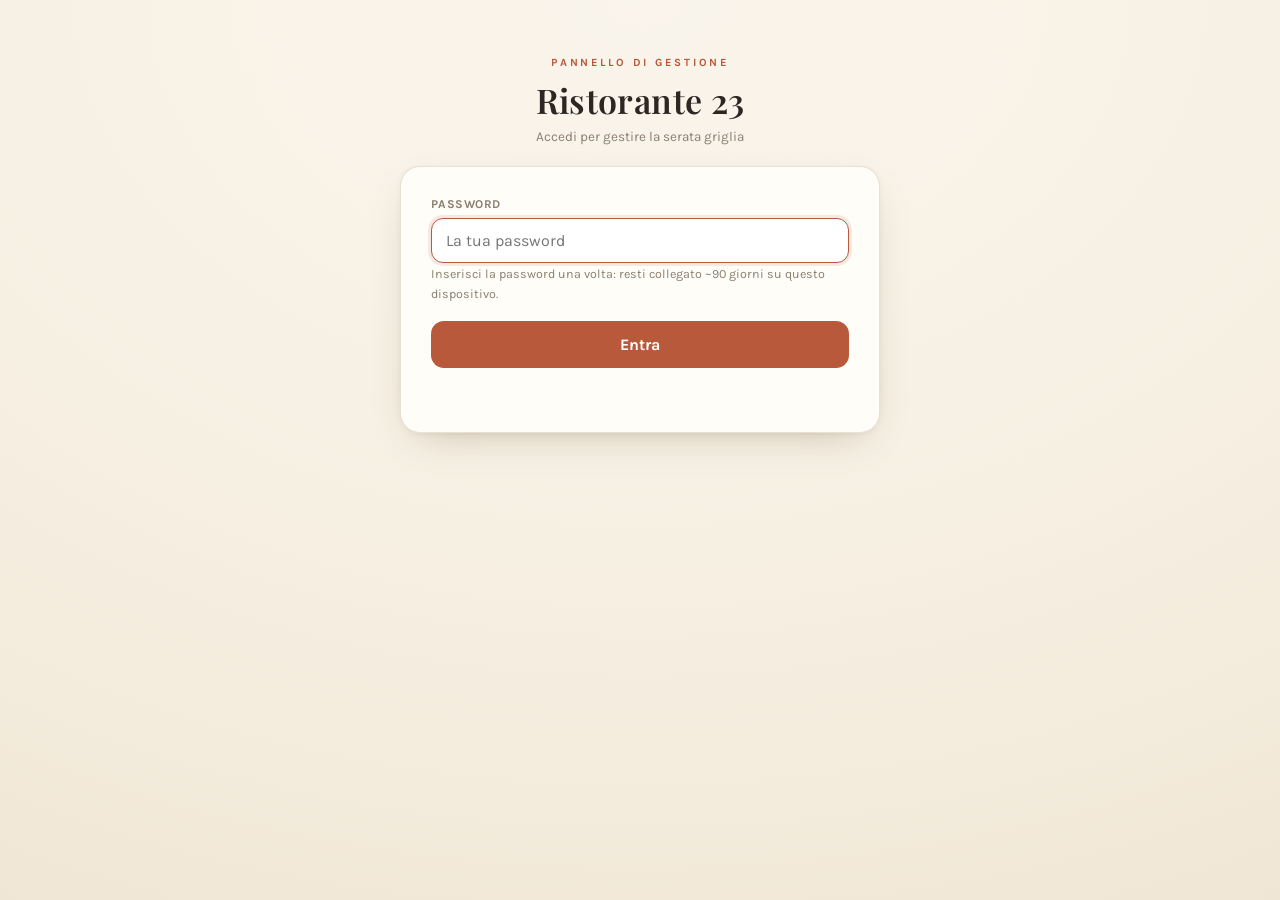
<file: gestione/index.html>
<!doctype html>
<html lang="it">

<head>
  <meta charset="utf-8" />
  <meta name="viewport" content="width=device-width, initial-scale=1.0" />
  <meta name="robots" content="noindex, nofollow" />
  <title>Gestione · Ristorante 23</title>
  <link rel="preconnect" href="https://fonts.googleapis.com">
  <link rel="preconnect" href="https://fonts.gstatic.com" crossorigin>
  <link href="https://fonts.googleapis.com/css2?family=Playfair+Display:wght@500;600&family=Karla:wght@400;500;700&display=swap" rel="stylesheet">
  <style>
    :root {
      --cream: #f6efe2;
      --card: #fffdf8;
      --ink: #2c2722;
      --muted: #8a7f70;
      --clay: #b7593a;
      --gold: #b8893f;
      --line: rgba(120, 96, 60, .18);
      --serif: 'Playfair Display', Georgia, serif;
      --sans: 'Karla', -apple-system, BlinkMacSystemFont, 'Segoe UI', sans-serif;
    }

    * { box-sizing: border-box; }

    body {
      margin: 0;
      min-height: 100dvh;
      font-family: var(--sans);
      color: var(--ink);
      background: radial-gradient(120% 120% at 50% 0%, #faf5ec 0%, var(--cream) 55%, #efe5d3 100%);
      display: flex;
      align-items: flex-start;
      justify-content: center;
      padding: clamp(18px, 5vw, 56px) 18px 60px;
    }

    .wrap { width: 100%; max-width: 480px; }

    .brand {
      text-align: center;
      margin-bottom: 22px;
    }
    .brand .kicker {
      font-size: 11px;
      letter-spacing: .26em;
      text-transform: uppercase;
      color: var(--clay);
      font-weight: 700;
    }
    .brand h1 {
      font-family: var(--serif);
      font-weight: 600;
      font-size: clamp(26px, 7vw, 34px);
      margin: 8px 0 0;
      letter-spacing: .01em;
    }
    .brand .sub { color: var(--muted); font-size: 13.5px; margin-top: 6px; }

    .card {
      background: var(--card);
      border: 1px solid var(--line);
      border-radius: 20px;
      padding: clamp(20px, 5vw, 30px);
      box-shadow: 0 14px 40px -20px rgba(80, 55, 20, .35), 0 2px 8px -4px rgba(80, 55, 20, .15);
    }

    label.field { display: block; margin-bottom: 18px; }
    label.field > .lab {
      display: block;
      font-size: 12px;
      font-weight: 700;
      letter-spacing: .04em;
      text-transform: uppercase;
      color: var(--muted);
      margin-bottom: 7px;
    }
    .hint { font-size: 12.5px; color: var(--muted); margin-top: 6px; line-height: 1.45; }

    input[type=password],
    input[type=date],
    input[type=text] {
      width: 100%;
      font-family: var(--sans);
      font-size: 16px;
      color: var(--ink);
      background: #fff;
      border: 1px solid var(--line);
      border-radius: 12px;
      padding: 12px 14px;
      transition: border-color .15s, box-shadow .15s;
    }
    input:focus {
      outline: none;
      border-color: var(--clay);
      box-shadow: 0 0 0 3px rgba(183, 89, 58, .12);
    }

    /* Su Safari iOS il campo data ha una larghezza intrinseca nativa che
       ignora width:100% e sfora lo schermo; qui l'aspetto nativo viene
       azzerato e il campo vincolato al contenitore */
    input[type=date] {
      -webkit-appearance: none;
      appearance: none;
      display: block;
      min-width: 0;
      max-width: 100%;
      min-height: 48px;
      overflow: hidden;
      text-align: left;
    }

    input[type=date]::-webkit-date-and-time-value {
      text-align: left;
      margin: 0;
    }

    /* Interruttore */
    .toggle {
      display: flex; align-items: center; gap: 13px;
      padding: 14px 16px;
      border: 1px solid var(--line);
      border-radius: 14px;
      background: #fff;
      cursor: pointer;
      margin-bottom: 18px;
    }
    .toggle input { position: absolute; opacity: 0; pointer-events: none; }
    .switch {
      flex: none; width: 46px; height: 27px; border-radius: 999px;
      background: #d9cdb8; position: relative; transition: background .18s;
    }
    .switch::after {
      content: ''; position: absolute; top: 3px; left: 3px;
      width: 21px; height: 21px; border-radius: 50%; background: #fff;
      box-shadow: 0 1px 3px rgba(0, 0, 0, .25); transition: transform .18s;
    }
    .toggle input:checked + .switch { background: var(--clay); }
    .toggle input:checked + .switch::after { transform: translateX(19px); }
    .toggle .tg-text { font-size: 15px; font-weight: 500; }
    .toggle .tg-text small { display: block; color: var(--muted); font-weight: 400; font-size: 12.5px; }

    /* Foto */
    .photo-row { display: flex; align-items: center; gap: 14px; }
    .thumb {
      width: 74px; height: 74px; border-radius: 12px; flex: none;
      background: #efe7d8 center/cover no-repeat;
      border: 1px solid var(--line);
      display: flex; align-items: center; justify-content: center;
      color: var(--muted); font-size: 11px; text-align: center;
    }
    .btn-soft {
      font-family: var(--sans); font-size: 14px; font-weight: 700;
      color: var(--ink); background: #fff;
      border: 1px solid var(--line); border-radius: 11px;
      padding: 9px 14px; cursor: pointer; transition: border-color .15s;
    }
    .btn-soft:hover { border-color: var(--clay); }
    .link-x { background: none; border: none; color: var(--clay); font-size: 12.5px; cursor: pointer; padding: 4px; font-family: var(--sans); }

    /* Anteprima badge */
    .preview {
      margin: 4px 0 20px; padding: 13px 15px;
      border: 1px dashed var(--line); border-radius: 13px;
      background: rgba(183, 89, 58, .045);
    }
    .preview .pv-lab { font-size: 11px; letter-spacing: .12em; text-transform: uppercase; color: var(--muted); font-weight: 700; margin-bottom: 8px; }
    .badge {
      display: inline-flex; align-items: center; gap: 9px;
      padding: 7px 14px; border-radius: 999px;
      background: rgba(183, 89, 58, .08); border: 1px solid rgba(183, 89, 58, .22);
    }
    .badge .dot { width: 7px; height: 7px; border-radius: 50%; background: var(--clay); flex: none; }
    .badge .b-lab { font-size: 9px; letter-spacing: .16em; text-transform: uppercase; font-weight: 700; color: var(--clay); }
    .badge .b-val { font-size: 13px; font-weight: 700; }
    .badge.is-off { opacity: .5; }
    .preview .pv-off { color: var(--muted); font-size: 13px; }

    /* Anteprima: mini-card come sul sito (foto + badge) */
    .pv-card {
      border-radius: 14px; overflow: hidden; background: #fff;
      border: 1px solid var(--line);
      box-shadow: 0 10px 26px -18px rgba(80, 55, 20, .45);
    }
    .pv-photo {
      position: relative;
      aspect-ratio: 800 / 532;
      background: #efe7d8 center/cover no-repeat;
    }
    .pv-tag {
      position: absolute; top: 10px; left: 10px;
      background: rgba(44, 39, 34, .68); color: #fff;
      font-size: 10px; font-weight: 700; letter-spacing: .04em;
      padding: 4px 10px; border-radius: 999px;
    }
    .pv-stamp {
      position: absolute; bottom: 10px; left: 10px;
      display: inline-flex; align-items: center; gap: 5px;
      background: rgba(255, 253, 248, .94); color: var(--clay);
      font-size: 11px; font-weight: 700;
      padding: 5px 10px 5px 8px; border-radius: 999px;
      box-shadow: 0 2px 9px -3px rgba(80, 55, 20, .45);
    }
    .pv-stamp svg { width: 13px; height: 13px; }
    .pv-body { padding: 13px 15px 15px; }
    .pv-note { font-size: 12px; color: var(--muted); margin-top: 8px; line-height: 1.4; }

    /* Bottoni principali */
    .btn {
      width: 100%; font-family: var(--sans); font-size: 16px; font-weight: 700;
      color: #fff; background: var(--clay);
      border: none; border-radius: 13px; padding: 14px; cursor: pointer;
      transition: filter .15s, transform .05s;
    }
    .btn:hover { filter: brightness(1.06); }
    .btn:active { transform: translateY(1px); }
    .btn[disabled] { opacity: .55; cursor: default; filter: none; }

    .status { text-align: center; font-size: 14px; margin-top: 14px; min-height: 20px; }
    .status.ok { color: #2f7d4f; }
    .status.err { color: var(--clay); }

    .foot { text-align: center; margin-top: 18px; }
    .foot button { background: none; border: none; color: var(--muted); font-size: 13px; cursor: pointer; font-family: var(--sans); text-decoration: underline; }

    [hidden] { display: none !important; }
  </style>
</head>

<body>
  <div class="wrap">
    <div class="brand">
      <div class="kicker">Pannello di gestione</div>
      <h1>Ristorante 23</h1>
      <div class="sub" id="sub">Accedi per gestire la serata griglia</div>
    </div>

    <!-- LOGIN -->
    <form class="card" id="loginCard" autocomplete="on">
      <label class="field">
        <span class="lab">Password</span>
        <input type="password" id="pw" autocomplete="current-password" placeholder="La tua password" />
        <span class="hint">Inserisci la password una volta: resti collegato ~90 giorni su questo dispositivo.</span>
      </label>
      <button class="btn" type="submit" id="loginBtn">Entra</button>
      <div class="status err" id="loginStatus"></div>
    </form>

    <!-- EDITOR -->
    <form class="card" id="editorCard" hidden>
      <label class="toggle" for="attiva">
        <input type="checkbox" id="attiva" />
        <span class="switch" aria-hidden="true"></span>
        <span class="tg-text">Mostra la prossima grigliata
          <small>Spegni per nascondere il riquadro dal sito</small></span>
      </label>

      <label class="field">
        <span class="lab">Data della grigliata</span>
        <input type="date" id="data" />
        <span class="hint">Sul sito appare scritta per esteso e tradotta da sola (es. «Sabato 5 luglio»). Lascia vuota se non c'è ancora una data.</span>
      </label>

      <label class="field">
        <span class="lab">Nota breve (facoltativa)</span>
        <input type="text" id="nota" maxlength="200" placeholder="es. su prenotazione" />
        <span class="hint">Appare dopo la data. Lascia vuoto se non serve.</span>
      </label>

      <label class="field">
        <span class="lab">Foto della grigliata (facoltativa)</span>
        <div class="photo-row">
          <div class="thumb" id="thumb">nessuna<br>foto</div>
          <div>
            <button type="button" class="btn-soft" id="pickPhoto">Scegli foto…</button>
            <div><button type="button" class="link-x" id="removePhoto" hidden>✕ togli foto</button></div>
          </div>
          <input type="file" id="photo" accept="image/*" hidden />
        </div>
        <span class="hint">Viene rimpicciolita in automatico per non appesantire il sito.</span>
      </label>

      <div class="preview">
        <div class="pv-lab">Anteprima sul sito</div>
        <div id="previewBox"></div>
      </div>

      <button class="btn" type="submit" id="saveBtn">Salva e pubblica</button>
      <div class="status" id="saveStatus"></div>

      <div class="foot"><button type="button" id="logout">Esci</button></div>
    </form>
  </div>

  <script>
    // URL del Worker (cassaforte). Se Cloudflare assegna un nome diverso, cambialo qui.
    const API = 'https://ristorante23-gestione.enea-inve.workers.dev';

    const TOK = 'r23g_token', EXP = 'r23g_exp';
    const $ = (id) => document.getElementById(id);

    // Stato foto: percorso attuale (esistente) + eventuale nuova in base64
    let fotoEsistente = '';
    let fotoNuova = null; // { base64, nome }
    let fotoStamp = Date.now(); // anti-cache stabile: cambia solo quando cambia la foto

    /* ---------- viste ---------- */
    function showLogin(msg) {
      $('loginCard').hidden = false;
      $('editorCard').hidden = true;
      $('sub').textContent = 'Accedi per gestire la serata griglia';
      $('loginStatus').textContent = msg || '';
      $('pw').focus();
    }
    function showEditor() {
      $('loginCard').hidden = true;
      $('editorCard').hidden = false;
      $('sub').textContent = 'Serata griglia in homepage';
      loadCurrent();
    }

    function tokenValid() {
      const t = localStorage.getItem(TOK), e = +localStorage.getItem(EXP);
      return t && e && Date.now() < e ? t : null;
    }

    /* ---------- login ---------- */
    $('loginCard').addEventListener('submit', async (ev) => {
      ev.preventDefault();
      const pw = $('pw').value;
      if (!pw) return;
      const btn = $('loginBtn');
      btn.disabled = true; btn.textContent = 'Verifico…';
      $('loginStatus').textContent = '';
      try {
        const r = await fetch(API + '/login', {
          method: 'POST', headers: { 'Content-Type': 'application/json' },
          body: JSON.stringify({ password: pw })
        });
        const j = await r.json().catch(() => ({}));
        if (r.ok && j.token) {
          localStorage.setItem(TOK, j.token);
          localStorage.setItem(EXP, String(Date.now() + (j.expiresInDays || 90) * 864e5));
          $('pw').value = '';
          showEditor();
        } else if (r.status === 401) {
          $('loginStatus').textContent = 'Password errata.';
        } else {
          $('loginStatus').textContent = 'Errore (' + r.status + '). Riprova.';
        }
      } catch (e) {
        $('loginStatus').textContent = 'Connessione al server non riuscita.';
      } finally {
        btn.disabled = false; btn.textContent = 'Entra';
      }
    });

    /* ---------- carica dati attuali ---------- */
    async function loadCurrent() {
      try {
        const r = await fetch('/griglia.json?cb=' + Date.now(), { cache: 'no-store' });
        const g = await r.json();
        $('attiva').checked = !!g.attiva;
        $('data').value = /^\d{4}-\d{2}-\d{2}$/.test(g.data || '') ? g.data : '';
        $('nota').value = g.nota || '';
        fotoEsistente = g.foto || '';
        fotoNuova = null;
        fotoStamp = Date.now();
        renderPhoto();
      } catch (e) { /* primo avvio o file assente: campi vuoti */ }
      updatePreview();
    }

    /* ---------- foto ---------- */
    $('pickPhoto').addEventListener('click', () => $('photo').click());
    $('removePhoto').addEventListener('click', () => {
      fotoEsistente = ''; fotoNuova = null; $('photo').value = ''; renderPhoto(); updatePreview();
    });
    $('photo').addEventListener('change', async (ev) => {
      const file = ev.target.files && ev.target.files[0];
      if (!file) return;
      try {
        const dataUrl = await downscale(file, 1600, 0.82);
        fotoNuova = { base64: dataUrl.split(',')[1], nome: 'grigliata.jpg', preview: dataUrl };
        renderPhoto(); updatePreview();
      } catch (e) { alert('Immagine non valida.'); }
    });
    function renderPhoto() {
      const t = $('thumb');
      const url = fotoNuova ? fotoNuova.preview : (fotoEsistente ? fotoEsistente : '');
      if (url) {
        t.style.backgroundImage = 'url("' + url + (fotoEsistente && !fotoNuova ? '?t=' + fotoStamp : '') + '")';
        t.textContent = '';
        $('removePhoto').hidden = false;
      } else {
        t.style.backgroundImage = 'none';
        t.innerHTML = 'nessuna<br>foto';
        $('removePhoto').hidden = true;
      }
    }
    function downscale(file, maxW, quality) {
      return new Promise((resolve, reject) => {
        const img = new Image();
        const url = URL.createObjectURL(file);
        img.onload = () => {
          URL.revokeObjectURL(url);
          let w = img.width, h = img.height;
          if (w > maxW) { h = Math.round(h * maxW / w); w = maxW; }
          const c = document.createElement('canvas'); c.width = w; c.height = h;
          c.getContext('2d').drawImage(img, 0, 0, w, h);
          resolve(c.toDataURL('image/jpeg', quality));
        };
        img.onerror = reject;
        img.src = url;
      });
    }

    /* ---------- anteprima badge (IT) ---------- */
    function formatDateIT(iso) {
      if (!/^\d{4}-\d{2}-\d{2}$/.test(iso)) return '';
      const p = iso.split('-');
      const d = new Date(+p[0], +p[1] - 1, +p[2]);
      if (isNaN(d.getTime())) return '';
      const s = d.toLocaleDateString('it-IT', { weekday: 'long', day: 'numeric', month: 'long' });
      return s.charAt(0).toUpperCase() + s.slice(1);
    }
    // Foto mostrata nell'anteprima: la nuova caricata, oppure quella salvata,
    // oppure la foto predefinita della griglia che il sito usa di default.
    const DEFAULT_PHOTO = '/Immagini/eventi/griglia-opt-800w.jpg';
    function previewPhotoUrl() {
      if (fotoNuova) return fotoNuova.preview;
      if (fotoEsistente) return fotoEsistente + '?t=' + fotoStamp;
      return DEFAULT_PHOTO;
    }

    function updatePreview() {
      const box = $('previewBox');
      if (!$('attiva').checked) {
        box.innerHTML = '<span class="pv-off">Il riquadro griglia è nascosto dal sito.</span>';
        return;
      }
      const dateStr = formatDateIT($('data').value);
      const nota = $('nota').value.trim();
      const val = (dateStr && nota) ? (dateStr + ' · ' + nota) : (dateStr || nota);
      const url = previewPhotoUrl();
      const isDefault = !fotoNuova && !fotoEsistente;

      const flame = '<svg viewBox="0 0 24 24" fill="none" stroke="currentColor" stroke-width="2" '
        + 'stroke-linecap="round" stroke-linejoin="round" aria-hidden="true"><path d="M8.5 14.5A2.5 2.5 0 0 0 11 12c0-1.38-.5-2-1-3-1.072-2.143-.224-4.054 2-6 .5 2.5 2 4.9 4 6.5 2 1.6 3 3.5 3 5.5a7 7 0 1 1-14 0c0-1.153.433-2.294 1-3a2.5 2.5 0 0 0 2.5 2.5z"/></svg>';

      const badgeHtml = val
        ? '<span class="badge"><span class="dot"></span><span class="b-lab">Prossima grigliata</span><span class="b-val"></span></span>'
        : '<span class="pv-off">Card visibile, ma senza data: il badge «Prossima grigliata» resta nascosto.</span>';

      box.innerHTML =
        '<div class="pv-card">'
        + '<div class="pv-photo" id="pvPhoto">'
        + '<span class="pv-tag">In terrazza</span>'
        + '<span class="pv-stamp">' + flame + 'Griglia</span>'
        + '</div>'
        + '<div class="pv-body">' + badgeHtml + '</div>'
        + '</div>'
        + (isDefault ? '<div class="pv-note">Nessuna foto caricata: sul sito resta la foto predefinita qui sopra.</div>' : '');

      $('pvPhoto').style.backgroundImage = 'url("' + url + '")';
      if (val) box.querySelector('.b-val').textContent = val;
    }
    ['change', 'input'].forEach((evt) => {
      $('attiva').addEventListener(evt, updatePreview);
      $('data').addEventListener(evt, updatePreview);
      $('nota').addEventListener(evt, updatePreview);
    });

    /* ---------- salva ---------- */
    $('editorCard').addEventListener('submit', async (ev) => {
      ev.preventDefault();
      const token = tokenValid();
      if (!token) return showLogin('Sessione scaduta, rifai l\'accesso.');
      const btn = $('saveBtn'), st = $('saveStatus');
      btn.disabled = true; btn.textContent = 'Salvo…'; st.className = 'status'; st.textContent = '';
      const payload = {
        attiva: $('attiva').checked,
        data: $('data').value,
        nota: $('nota').value.trim(),
        fotoEsistente: fotoEsistente
      };
      if (fotoNuova) { payload.fotoBase64 = fotoNuova.base64; payload.fotoNome = fotoNuova.nome; }
      try {
        const r = await fetch(API + '/save', {
          method: 'POST',
          headers: { 'Content-Type': 'application/json', 'Authorization': 'Bearer ' + token },
          body: JSON.stringify(payload)
        });
        if (r.status === 401) {
          localStorage.removeItem(TOK); localStorage.removeItem(EXP);
          return showLogin('Sessione scaduta, rifai l\'accesso.');
        }
        const j = await r.json().catch(() => ({}));
        if (r.ok && j.ok) {
          st.className = 'status ok';
          st.textContent = '✓ Salvato! Il sito si aggiorna tra 1-2 minuti.';
          if (j.saved) { fotoEsistente = j.saved.foto || ''; fotoNuova = null; fotoStamp = Date.now(); renderPhoto(); updatePreview(); }
        } else {
          st.className = 'status err';
          st.textContent = 'Errore nel salvataggio (' + r.status + ').';
        }
      } catch (e) {
        st.className = 'status err'; st.textContent = 'Connessione al server non riuscita.';
      } finally {
        btn.disabled = false; btn.textContent = 'Salva e pubblica';
      }
    });

    $('logout').addEventListener('click', () => {
      localStorage.removeItem(TOK); localStorage.removeItem(EXP);
      showLogin('Sei uscito.');
    });

    /* ---------- avvio ---------- */
    if (tokenValid()) showEditor(); else showLogin();
  </script>
</body>

</html>
</file>
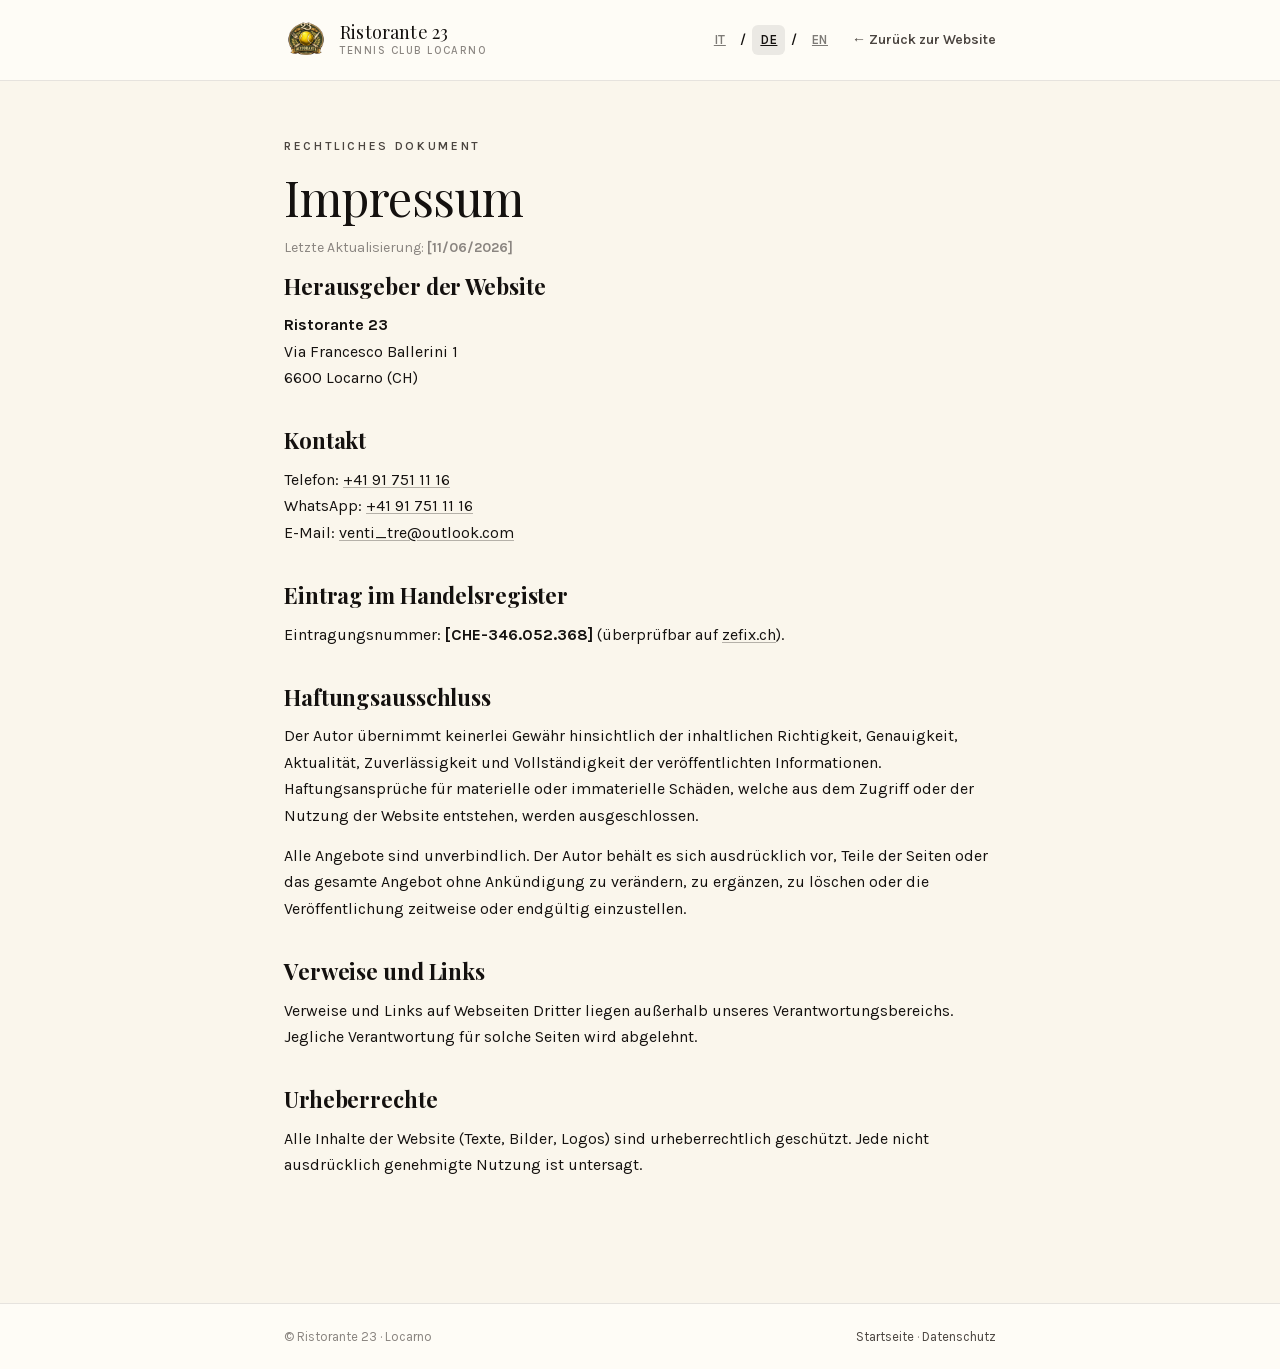
<file: impressum-de.html>
<!doctype html>
<html lang="de">
<head>
<meta charset="utf-8" />
<meta name="viewport" content="width=device-width, initial-scale=1, viewport-fit=cover" />
<meta name="theme-color" content="#FAF6EC" />
<title>Impressum · Ristorante 23</title>
<meta name="description" content="Rechtliche Hinweise des Ristorante 23, Locarno." />
<meta name="robots" content="noindex,follow" />
<link rel="icon" type="image/png" sizes="32x32" href="Logo/favicon-32.png" />
<link rel="stylesheet" href="fonts.css" />
<link rel="stylesheet" href="legal.css" />
<style>
  .legal-lang { display:inline-flex; align-items:center; gap:6px; margin-left:auto; font-size:13px; font-weight:600; letter-spacing:.04em; }
  .legal-lang a { padding:4px 8px; border-radius:6px; color:inherit; opacity:.55; }
  .legal-lang a.is-active { opacity:1; background:rgba(20,17,15,.08); }
  .legal-top .legal-container { display:flex; align-items:center; gap:16px; flex-wrap:wrap; }
</style>
</head>
<body>

<header class="legal-top">
  <div class="legal-container">
    <a class="legal-brand" href="index.html" aria-label="Zurück zur Startseite">
      <img src="Logo/logo-mark.png" alt="" width="44" height="44" />
      <span>Ristorante 23<small>Tennis Club Locarno</small></span>
    </a>
    <span class="legal-lang" role="group" aria-label="Sprache wählen">
      <a href="impressum.html">IT</a>
      <span aria-hidden="true">/</span>
      <a href="impressum-de.html" class="is-active" aria-current="page">DE</a>
      <span aria-hidden="true">/</span>
      <a href="impressum-en.html">EN</a>
    </span>
    <a class="legal-back" href="index.html">← Zurück zur Website</a>
  </div>
</header>

<main class="legal">
  <div class="legal-container">

    <p class="legal-eyebrow">Rechtliches Dokument</p>
    <h1>Impressum</h1>
    <p class="legal-updated">Letzte Aktualisierung: <strong>[11/06/2026]</strong></p>

    <section>
      <h2>Herausgeber der Website</h2>
      <p>
        <strong>Ristorante 23</strong><br/>
        Via Francesco Ballerini 1<br/>
        6600 Locarno (CH)
      </p>
    </section>

    <section>
      <h2>Kontakt</h2>
      <p>
        Telefon: <a href="tel:+41917511116">+41 91 751 11 16</a><br/>
        WhatsApp: <a href="https://wa.me/41917511116" target="_blank" rel="noopener">+41 91 751 11 16</a><br/>
        E-Mail: <a href="mailto:venti_tre@outlook.com">venti_tre@outlook.com</a>
      </p>
    </section>

    <section>
      <h2>Eintrag im Handelsregister</h2>
      <p>
        Eintragungsnummer: <strong>[CHE-346.052.368]</strong>
        (überprüfbar auf <a href="https://www.zefix.ch" target="_blank" rel="noopener">zefix.ch</a>).
      </p>
    </section>

    <section>
      <h2>Haftungsausschluss</h2>
      <p>
        Der Autor übernimmt keinerlei Gewähr hinsichtlich der inhaltlichen Richtigkeit,
        Genauigkeit, Aktualität, Zuverlässigkeit und Vollständigkeit der veröffentlichten
        Informationen. Haftungsansprüche für materielle oder immaterielle Schäden, welche
        aus dem Zugriff oder der Nutzung der Website entstehen, werden ausgeschlossen.
      </p>
      <p>
        Alle Angebote sind unverbindlich. Der Autor behält es sich ausdrücklich vor,
        Teile der Seiten oder das gesamte Angebot ohne Ankündigung zu verändern,
        zu ergänzen, zu löschen oder die Veröffentlichung zeitweise oder endgültig
        einzustellen.
      </p>
    </section>

    <section>
      <h2>Verweise und Links</h2>
      <p>
        Verweise und Links auf Webseiten Dritter liegen außerhalb unseres
        Verantwortungsbereichs. Jegliche Verantwortung für solche Seiten wird abgelehnt.
      </p>
    </section>

    <section>
      <h2>Urheberrechte</h2>
      <p>
        Alle Inhalte der Website (Texte, Bilder, Logos) sind urheberrechtlich geschützt.
        Jede nicht ausdrücklich genehmigte Nutzung ist untersagt.
      </p>
    </section>

  </div>
</main>

<footer class="legal-footer">
  <div class="legal-container">
    <p>© Ristorante 23 · Locarno</p>
    <p><a href="index.html">Startseite</a> · <a href="privacy-de.html">Datenschutz</a></p>
  </div>
</footer>

<!-- Cloudflare Web Analytics -->
<script defer src='https://static.cloudflareinsights.com/beacon.min.js' data-cf-beacon='{"token": "4236e35e641b4f8ca914e34aa352a975"}'></script>
<!-- End Cloudflare Web Analytics -->
</body>
</html>
</file>
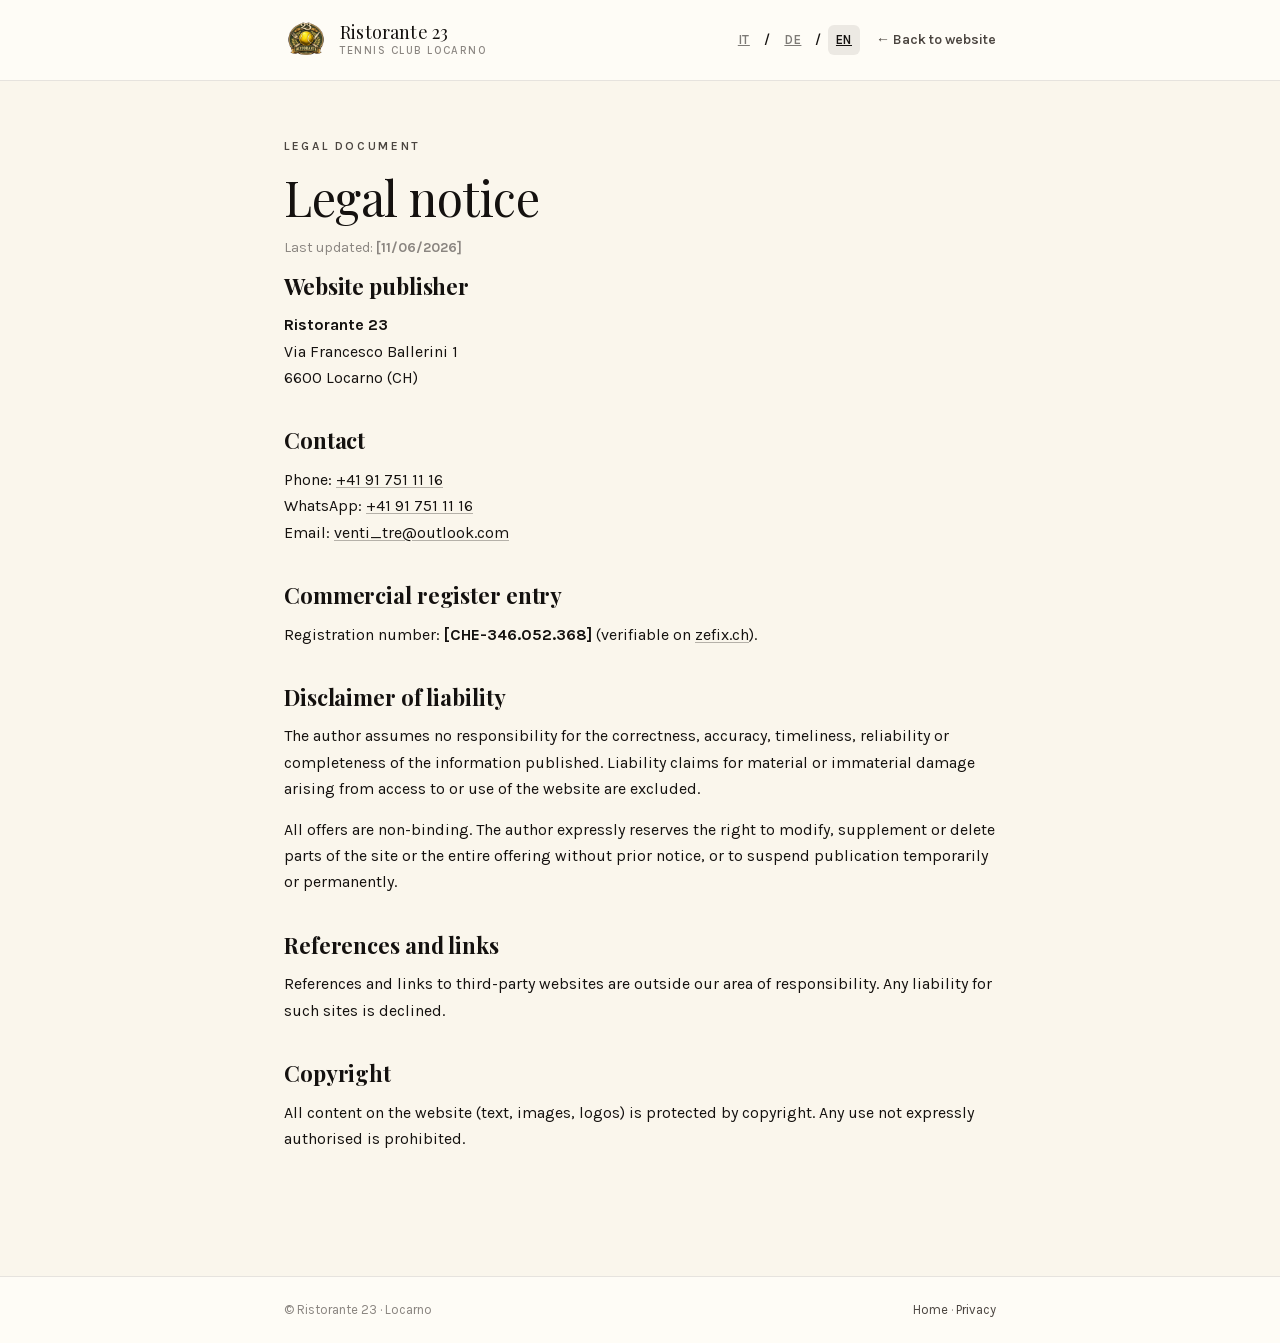
<file: impressum-en.html>
<!doctype html>
<html lang="en">
<head>
<meta charset="utf-8" />
<meta name="viewport" content="width=device-width, initial-scale=1, viewport-fit=cover" />
<meta name="theme-color" content="#FAF6EC" />
<title>Legal notice · Ristorante 23</title>
<meta name="description" content="Legal notice of Ristorante 23, Locarno." />
<meta name="robots" content="noindex,follow" />
<link rel="icon" type="image/png" sizes="32x32" href="Logo/favicon-32.png" />
<link rel="stylesheet" href="fonts.css" />
<link rel="stylesheet" href="legal.css" />
<style>
  .legal-lang { display:inline-flex; align-items:center; gap:6px; margin-left:auto; font-size:13px; font-weight:600; letter-spacing:.04em; }
  .legal-lang a { padding:4px 8px; border-radius:6px; color:inherit; opacity:.55; }
  .legal-lang a.is-active { opacity:1; background:rgba(20,17,15,.08); }
  .legal-top .legal-container { display:flex; align-items:center; gap:16px; flex-wrap:wrap; }
</style>
</head>
<body>

<header class="legal-top">
  <div class="legal-container">
    <a class="legal-brand" href="index.html" aria-label="Back to home">
      <img src="Logo/logo-mark.png" alt="" width="44" height="44" />
      <span>Ristorante 23<small>Tennis Club Locarno</small></span>
    </a>
    <span class="legal-lang" role="group" aria-label="Select language">
      <a href="impressum.html">IT</a>
      <span aria-hidden="true">/</span>
      <a href="impressum-de.html">DE</a>
      <span aria-hidden="true">/</span>
      <a href="impressum-en.html" class="is-active" aria-current="page">EN</a>
    </span>
    <a class="legal-back" href="index.html">← Back to website</a>
  </div>
</header>

<main class="legal">
  <div class="legal-container">

    <p class="legal-eyebrow">Legal document</p>
    <h1>Legal notice</h1>
    <p class="legal-updated">Last updated: <strong>[11/06/2026]</strong></p>

    <section>
      <h2>Website publisher</h2>
      <p>
        <strong>Ristorante 23</strong><br/>
        Via Francesco Ballerini 1<br/>
        6600 Locarno (CH)
      </p>
    </section>

    <section>
      <h2>Contact</h2>
      <p>
        Phone: <a href="tel:+41917511116">+41 91 751 11 16</a><br/>
        WhatsApp: <a href="https://wa.me/41917511116" target="_blank" rel="noopener">+41 91 751 11 16</a><br/>
        Email: <a href="mailto:venti_tre@outlook.com">venti_tre@outlook.com</a>
      </p>
    </section>

    <section>
      <h2>Commercial register entry</h2>
      <p>
        Registration number: <strong>[CHE-346.052.368]</strong>
        (verifiable on <a href="https://www.zefix.ch" target="_blank" rel="noopener">zefix.ch</a>).
      </p>
    </section>

    <section>
      <h2>Disclaimer of liability</h2>
      <p>
        The author assumes no responsibility for the correctness, accuracy,
        timeliness, reliability or completeness of the information published.
        Liability claims for material or immaterial damage arising from access
        to or use of the website are excluded.
      </p>
      <p>
        All offers are non-binding. The author expressly reserves the right to
        modify, supplement or delete parts of the site or the entire offering
        without prior notice, or to suspend publication temporarily or
        permanently.
      </p>
    </section>

    <section>
      <h2>References and links</h2>
      <p>
        References and links to third-party websites are outside our area of
        responsibility. Any liability for such sites is declined.
      </p>
    </section>

    <section>
      <h2>Copyright</h2>
      <p>
        All content on the website (text, images, logos) is protected by
        copyright. Any use not expressly authorised is prohibited.
      </p>
    </section>

  </div>
</main>

<footer class="legal-footer">
  <div class="legal-container">
    <p>© Ristorante 23 · Locarno</p>
    <p><a href="index.html">Home</a> · <a href="privacy-en.html">Privacy</a></p>
  </div>
</footer>

<!-- Cloudflare Web Analytics -->
<script defer src='https://static.cloudflareinsights.com/beacon.min.js' data-cf-beacon='{"token": "4236e35e641b4f8ca914e34aa352a975"}'></script>
<!-- End Cloudflare Web Analytics -->
</body>
</html>
</file>
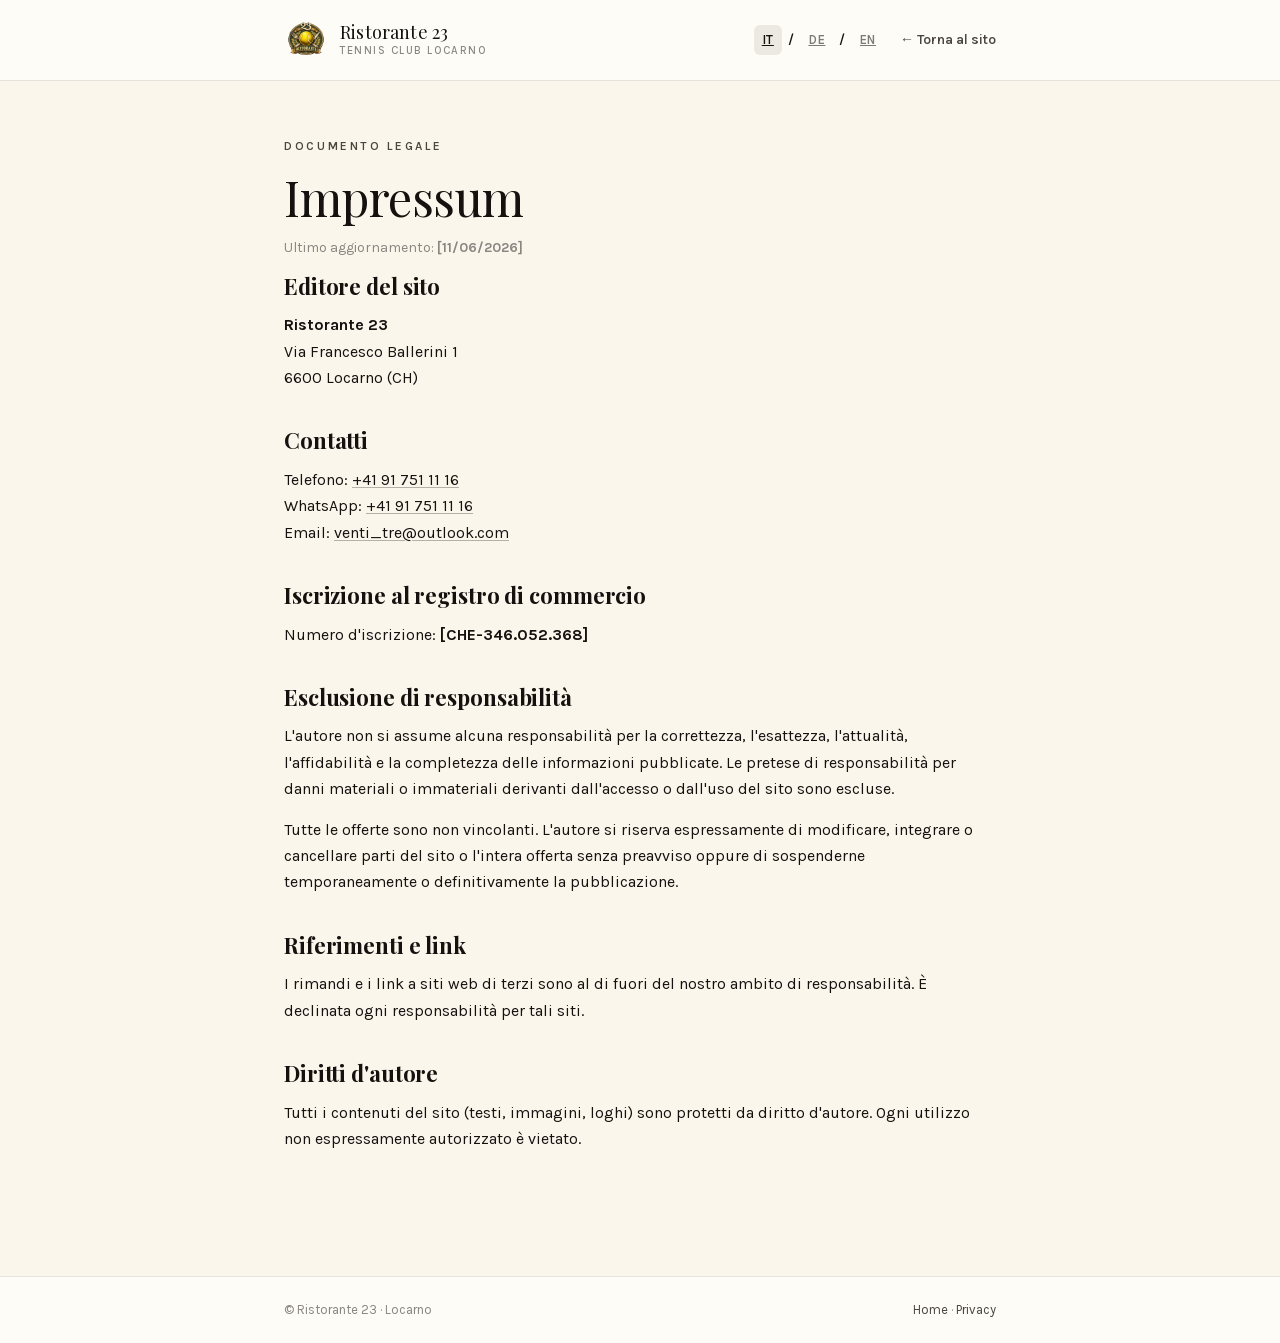
<file: impressum.html>
<!doctype html>
<html lang="it">

<head>
  <meta charset="utf-8" />
  <meta name="viewport" content="width=device-width, initial-scale=1, viewport-fit=cover" />
  <meta name="theme-color" content="#FAF6EC" />
  <title>Impressum · Ristorante 23</title>
  <meta name="description" content="Note legali del Ristorante 23, Locarno." />
  <meta name="robots" content="noindex,follow" />
  <link rel="icon" type="image/png" sizes="32x32" href="Logo/favicon-32.png" />
  <link rel="stylesheet" href="fonts.css" />
  <link rel="stylesheet" href="legal.css" />
  <style>
    .legal-lang {
      display: inline-flex;
      align-items: center;
      gap: 6px;
      margin-left: auto;
      font-size: 13px;
      font-weight: 600;
      letter-spacing: .04em;
    }

    .legal-lang a {
      padding: 4px 8px;
      border-radius: 6px;
      color: inherit;
      opacity: .55;
    }

    .legal-lang a.is-active {
      opacity: 1;
      background: rgba(20, 17, 15, .08);
    }

    .legal-top .legal-container {
      display: flex;
      align-items: center;
      gap: 16px;
      flex-wrap: wrap;
    }
  </style>
</head>

<body>

  <header class="legal-top">
    <div class="legal-container">
      <a class="legal-brand" href="index.html" aria-label="Torna alla home">
        <img src="Logo/logo-mark.png" alt="" width="44" height="44" />
        <span>Ristorante 23<small>Tennis Club Locarno</small></span>
      </a>
      <span class="legal-lang" role="group" aria-label="Seleziona lingua">
        <a href="impressum.html" class="is-active" aria-current="page">IT</a>
        <span aria-hidden="true">/</span>
        <a href="impressum-de.html">DE</a>
        <span aria-hidden="true">/</span>
        <a href="impressum-en.html">EN</a>
      </span>
      <a class="legal-back" href="index.html">← Torna al sito</a>
    </div>
  </header>

  <main class="legal">
    <div class="legal-container">

      <p class="legal-eyebrow">Documento legale</p>
      <h1>Impressum</h1>
      <p class="legal-updated">Ultimo aggiornamento: <strong>[11/06/2026]</strong></p>

      <section>
        <h2>Editore del sito</h2>
        <p>
          <strong>Ristorante 23</strong><br />
          Via Francesco Ballerini 1<br />
          6600 Locarno (CH)
        </p>
      </section>

      <section>
        <h2>Contatti</h2>
        <p>
          Telefono: <a href="tel:+41917511116">+41 91 751 11 16</a><br />
          WhatsApp: <a href="https://wa.me/41917511116" target="_blank" rel="noopener">+41 91 751 11 16</a><br />
          Email: <a href="mailto:venti_tre@outlook.com">venti_tre@outlook.com</a>
        </p>
      </section>

      <section>
        <h2>Iscrizione al registro di commercio</h2>
        <p>
          Numero d'iscrizione: <strong>[CHE-346.052.368]</strong>
        </p>
      </section>

      <section>
        <h2>Esclusione di responsabilità</h2>
        <p>
          L'autore non si assume alcuna responsabilità per la correttezza,
          l'esattezza, l'attualità, l'affidabilità e la completezza delle informazioni
          pubblicate. Le pretese di responsabilità per danni materiali o immateriali
          derivanti dall'accesso o dall'uso del sito sono escluse.
        </p>
        <p>
          Tutte le offerte sono non vincolanti. L'autore si riserva espressamente di
          modificare, integrare o cancellare parti del sito o l'intera offerta senza
          preavviso oppure di sospenderne temporaneamente o definitivamente la
          pubblicazione.
        </p>
      </section>

      <section>
        <h2>Riferimenti e link</h2>
        <p>
          I rimandi e i link a siti web di terzi sono al di fuori del nostro ambito di
          responsabilità. È declinata ogni responsabilità per tali siti.
        </p>
      </section>

      <section>
        <h2>Diritti d'autore</h2>
        <p>
          Tutti i contenuti del sito (testi, immagini, loghi) sono protetti da diritto
          d'autore. Ogni utilizzo non espressamente autorizzato è vietato.
        </p>
      </section>

    </div>
  </main>

  <footer class="legal-footer">
    <div class="legal-container">
      <p>© Ristorante 23 · Locarno</p>
      <p><a href="index.html">Home</a> · <a href="privacy.html">Privacy</a></p>
    </div>
  </footer>

  <!-- Cloudflare Web Analytics -->
  <script defer src='https://static.cloudflareinsights.com/beacon.min.js' data-cf-beacon='{"token": "4236e35e641b4f8ca914e34aa352a975"}'></script>
  <!-- End Cloudflare Web Analytics -->
</body>

</html>
</file>
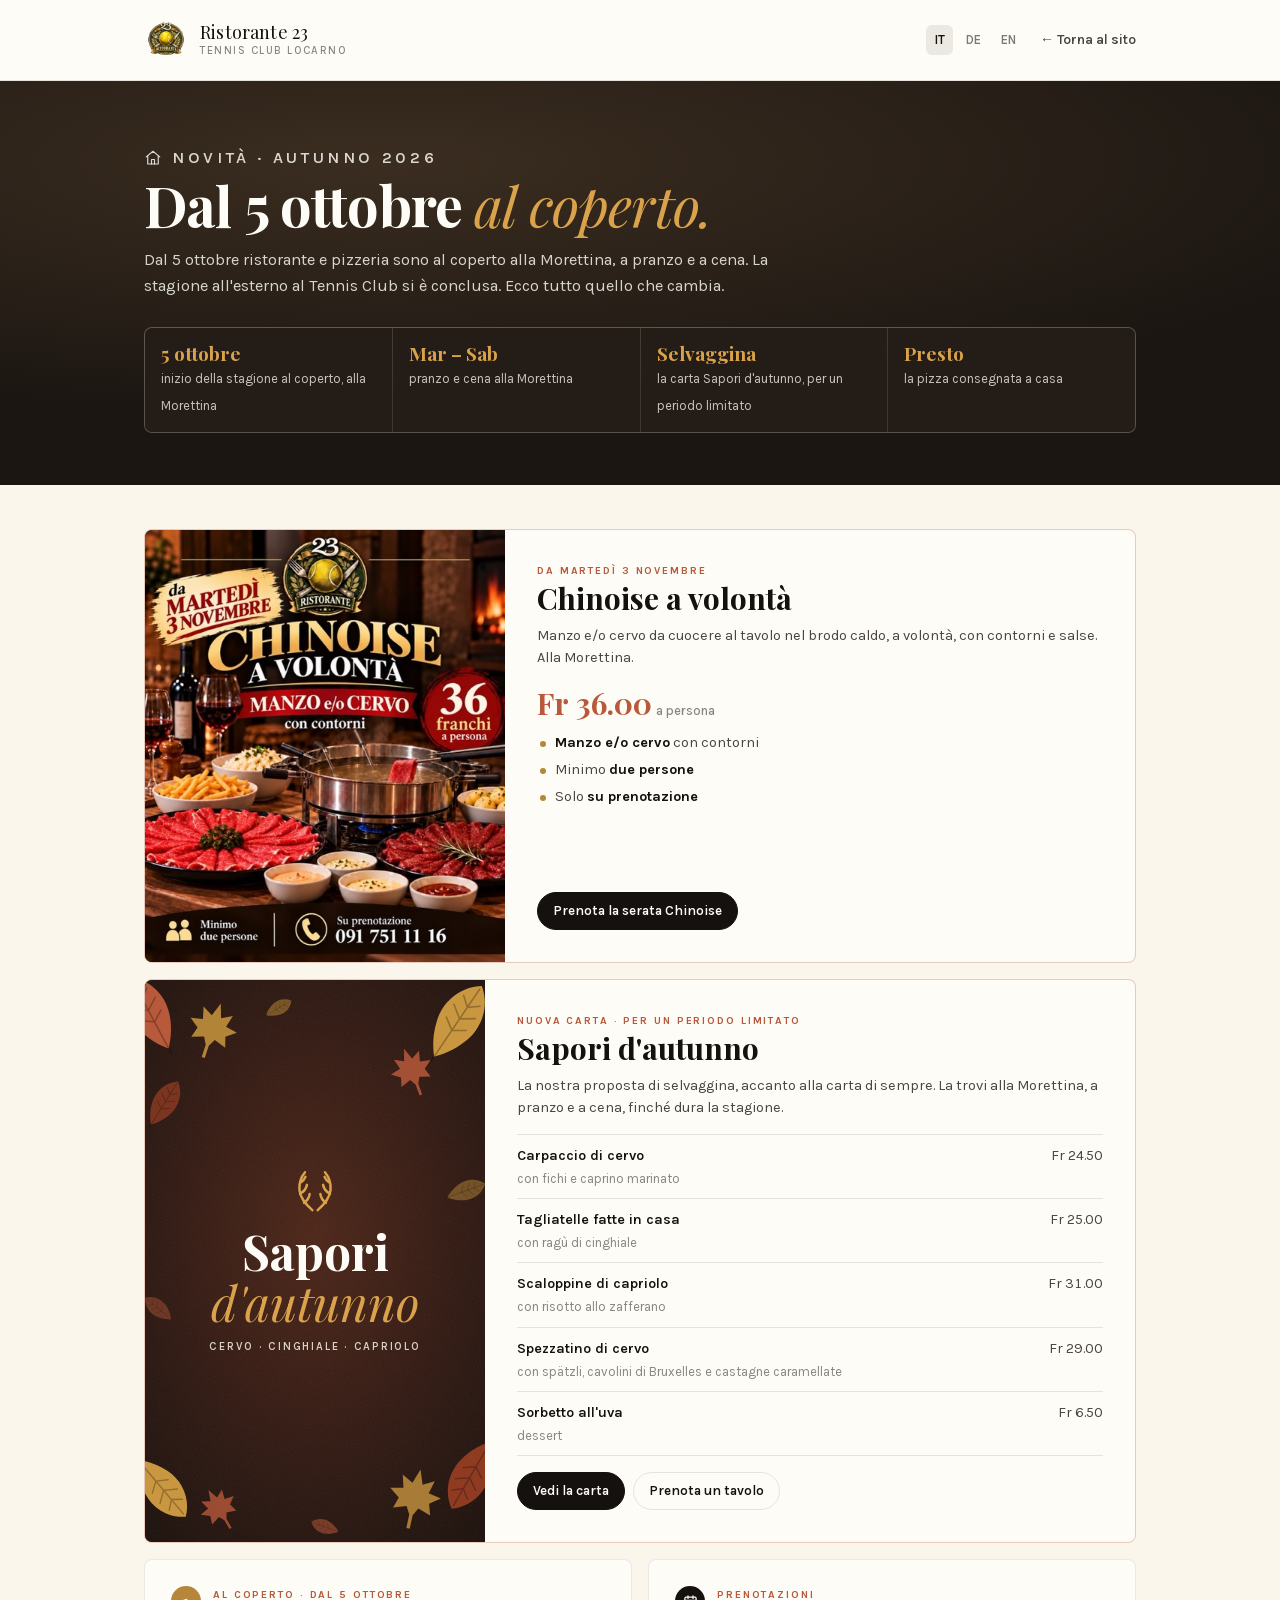
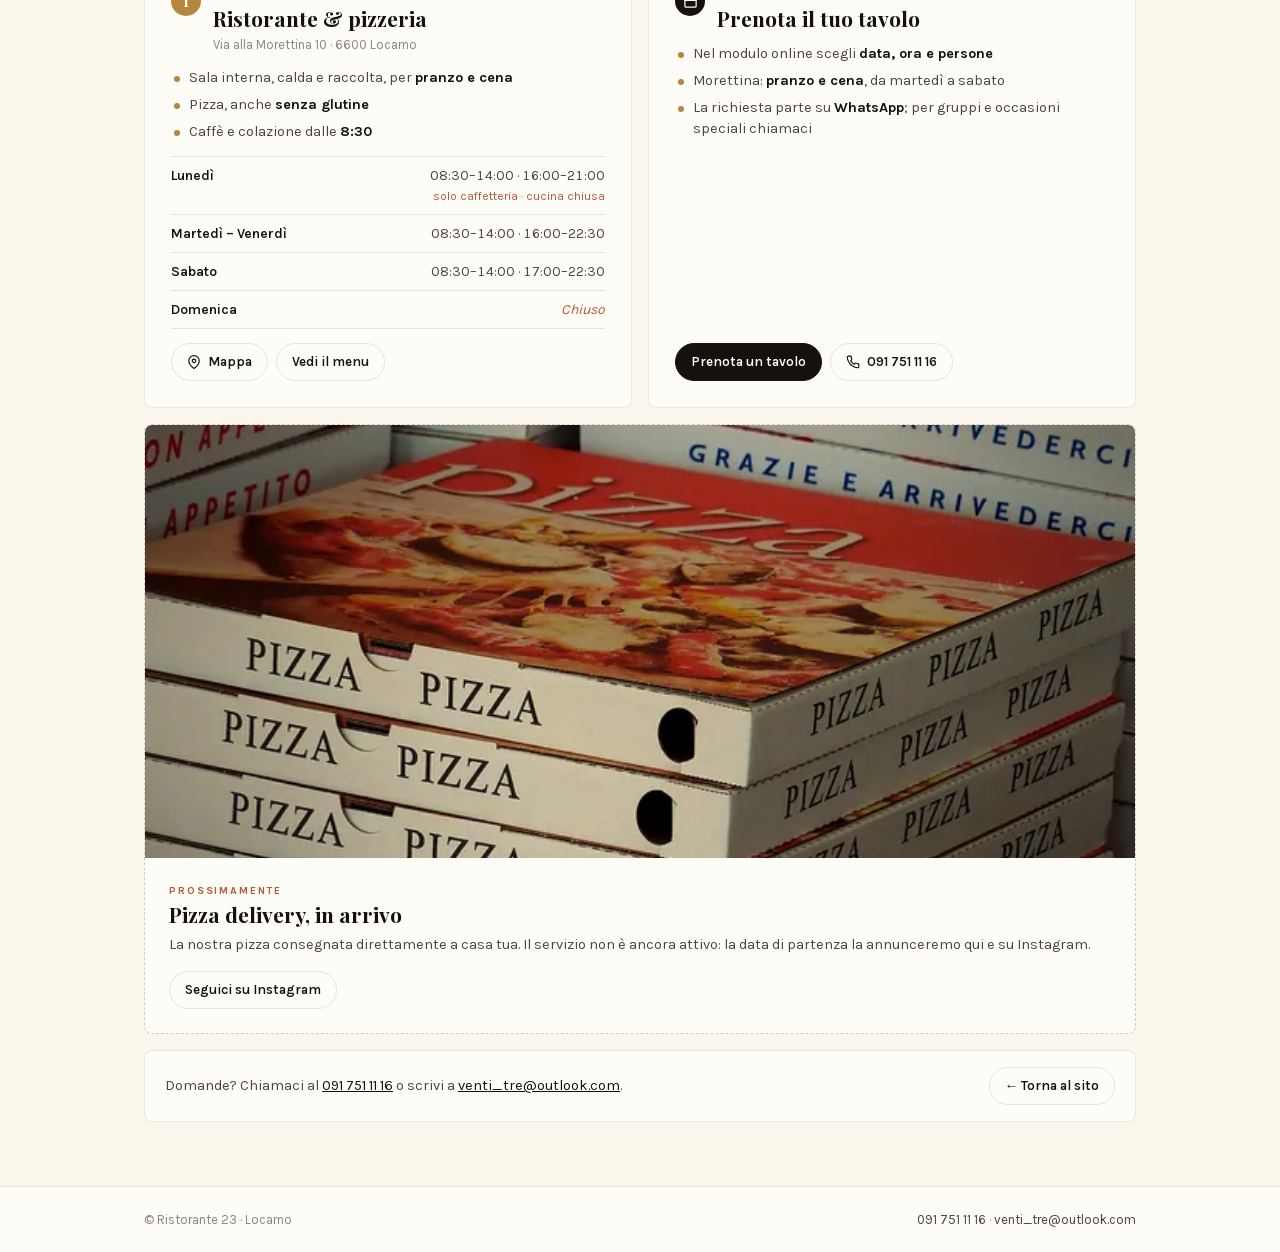
<file: novita.html>
<!doctype html>
<html lang="it">

<head>
  <meta charset="utf-8" />
  <meta name="viewport" content="width=device-width, initial-scale=1, viewport-fit=cover" />
  <meta name="theme-color" content="#FAF6EC" />
  <title>Novità · Ristorante 23</title>
  <meta name="description"
    content="Le novità del Ristorante 23 di Locarno: ristorante e pizzeria al coperto alla Morettina, prenotazioni e pizza delivery in arrivo, carta Sapori d'autunno con selvaggina per un periodo limitato." />
  <link rel="canonical" href="https://ristorante23.ch/novita.html" />
  <link rel="icon" type="image/png" sizes="32x32" href="Logo/favicon-32.png" />
  <link rel="stylesheet" href="fonts.css" />
  <link rel="stylesheet" href="legal.css" />
  <style>
    :root {
      --gold-bright: #D9A24B;
      --clay: #B7593A;
      --card-line: rgba(20, 17, 15, .08);
      --ease-out: cubic-bezier(0.23, 1, 0.32, 1);
    }

    .legal-top .legal-container,
    .legal-footer .legal-container,
    .nv-wrap {
      max-width: 1040px;
    }

    .legal-top .legal-container {
      display: flex;
      align-items: center;
      gap: 16px;
      flex-wrap: wrap;
    }

    .lang {
      display: inline-flex;
      align-items: center;
      gap: 4px;
      margin-left: auto;
      font-size: 13px;
      font-weight: 600;
      letter-spacing: .04em;
    }

    .lang button {
      font: inherit;
      padding: 4px 8px;
      border: 0;
      border-radius: 6px;
      background: none;
      color: inherit;
      opacity: .55;
      cursor: pointer;
    }

    .lang button[aria-pressed="true"] {
      opacity: 1;
      background: rgba(20, 17, 15, .08);
    }

    .nv-wrap {
      margin: 0 auto;
      padding: 0 24px;
    }

    /* Hero */
    .nv-hero {
      background: radial-gradient(120% 90% at 30% 20%, #3b2d20 0%, #1b1612 70%);
      color: var(--bg-3);
      padding: clamp(40px, 6vw, 64px) 0 clamp(36px, 5vw, 52px);
    }

    .nv-eyebrow {
      display: inline-flex;
      align-items: center;
      gap: 10px;
      font-size: 12px;
      font-weight: 600;
      letter-spacing: .22em;
      text-transform: uppercase;
      color: var(--gold-bright);
      margin: 0 0 14px;
    }

    .nv-eyebrow svg {
      width: 18px;
      height: 18px;
    }

    .nv-hero h1 {
      font-family: var(--serif);
      font-weight: 700;
      font-size: clamp(36px, 5.6vw, 56px);
      line-height: 1.02;
      letter-spacing: -.015em;
      margin: 0 0 14px;
    }

    .nv-hero h1 em {
      color: var(--gold-bright);
      font-weight: 400;
    }

    .nv-hero p {
      max-width: 640px;
      font-size: 16.5px;
      line-height: 1.6;
      color: rgba(254, 252, 246, .82);
      margin: 0;
    }

    /* In breve */
    .nv-facts {
      display: grid;
      grid-template-columns: repeat(4, 1fr);
      gap: 1px;
      margin-top: 28px;
      background: rgba(254, 252, 246, .14);
      border: 1px solid rgba(254, 252, 246, .14);
      border-radius: 8px;
      overflow: hidden;
    }

    .nv-facts div {
      padding: 14px 16px;
      background: #241c16;
    }

    .nv-facts b {
      display: block;
      font-family: var(--serif);
      font-size: 19px;
      font-weight: 700;
      color: var(--gold-bright);
      line-height: 1.2;
    }

    .nv-facts span {
      font-size: 13px;
      line-height: 1.4;
      color: rgba(254, 252, 246, .75);
    }

    /* Griglia contenuti */
    .nv-main {
      padding: clamp(28px, 4vw, 44px) 0 clamp(44px, 6vw, 64px);
    }

    .nv-grid {
      display: grid;
      grid-template-columns: 1fr 1fr;
      gap: 16px;
    }

    .nv-card {
      background: var(--bg-3);
      border: 1px solid var(--card-line);
      border-radius: 8px;
      padding: clamp(20px, 2.6vw, 26px);
      display: flex;
      flex-direction: column;
      min-width: 0;
    }

    .nv-card__head {
      display: flex;
      align-items: flex-start;
      gap: 12px;
      margin-bottom: 12px;
    }

    .num,
    .nv-ico {
      display: inline-grid;
      place-items: center;
      flex: none;
      width: 30px;
      height: 30px;
      border-radius: 50%;
      background: var(--gold);
      color: var(--bg-3);
      font-family: var(--serif);
      font-size: 15px;
      font-weight: 700;
    }

    .num--2 {
      background: var(--clay);
    }

    .nv-ico {
      background: var(--ink);
    }

    .nv-ico svg {
      width: 15px;
      height: 15px;
    }

    .nv-tag {
      display: block;
      font-size: 10.5px;
      font-weight: 700;
      letter-spacing: .18em;
      text-transform: uppercase;
      color: var(--clay);
      margin-bottom: 2px;
    }

    .nv-card h2 {
      font-family: var(--serif);
      font-weight: 700;
      font-size: 21px;
      line-height: 1.18;
      margin: 0;
    }

    .nv-addr {
      display: block;
      font-size: 13px;
      color: var(--ink-mute);
      margin-top: 3px;
    }

    .nv-points {
      list-style: none;
      margin: 0 0 14px;
      padding: 0;
      display: grid;
      gap: 6px;
      font-size: 14.5px;
      line-height: 1.45;
      color: var(--ink-soft);
    }

    .nv-points li {
      position: relative;
      padding-left: 18px;
    }

    .nv-points li::before {
      content: "";
      position: absolute;
      left: 3px;
      top: .62em;
      width: 6px;
      height: 6px;
      border-radius: 50%;
      background: var(--gold);
    }

    .nv-points strong {
      color: var(--ink);
    }

    .nv-hours {
      margin: 0 0 14px;
      border-top: 1px solid var(--line);
      font-size: 14px;
    }

    .nv-hours div {
      display: flex;
      justify-content: space-between;
      gap: 12px;
      padding: 7px 0;
      border-bottom: 1px solid var(--line);
    }

    .nv-hours b {
      font-weight: 600;
      white-space: nowrap;
    }

    .nv-hours span {
      font-variant-numeric: tabular-nums;
      color: var(--ink-soft);
      text-align: right;
    }

    .nv-hours .nv-sub {
      display: block;
      font-size: 12px;
      color: var(--clay);
    }

    .nv-hours .closed {
      color: var(--clay);
      font-style: italic;
    }

    .nv-links {
      display: flex;
      flex-wrap: wrap;
      gap: 8px;
      margin-top: auto;
    }

    .nv-btn {
      display: inline-flex;
      align-items: center;
      gap: 7px;
      min-height: 38px;
      padding: 0 15px;
      border-radius: 999px;
      border: 1px solid var(--line);
      background: transparent;
      color: var(--ink);
      font-size: 13.5px;
      font-weight: 600;
      text-decoration: none;
      transition: background .2s var(--ease-out), transform .2s var(--ease-out);
    }

    .nv-btn:hover {
      color: var(--ink);
      background: rgba(20, 17, 15, .05);
    }

    .nv-btn:active {
      transform: scale(.97);
    }

    .nv-btn--primary,
    .nv-btn--primary:hover {
      background: var(--ink);
      border-color: var(--ink);
      color: var(--bg-3);
    }

    .nv-btn--primary:hover {
      background: #2a2420;
    }

    .nv-btn svg {
      width: 14px;
      height: 14px;
    }

    /* Delivery con foto */
    .nv-card--soon {
      grid-column: 1 / -1;
      padding: 0;
      overflow: hidden;
      border-style: dashed;
      border-color: rgba(20, 17, 15, .2);
    }

    .nv-photo {
      display: block;
      aspect-ratio: 16 / 7;
      overflow: hidden;
    }

    .nv-photo img {
      width: 100%;
      height: 100%;
      object-fit: cover;
      display: block;
    }

    .nv-card--soon .nv-card__body {
      padding: clamp(18px, 2.4vw, 24px);
      display: flex;
      flex-direction: column;
      flex: 1;
    }

    .nv-text {
      margin: 8px 0 14px;
      font-size: 14.5px;
      line-height: 1.55;
      color: var(--ink-soft);
    }

    /* Carta speciale a tempo limitato */
    .nv-card--feature {
      grid-column: 1 / -1;
      padding: 0;
      overflow: hidden;
      display: grid;
      grid-template-columns: minmax(0, 340px) 1fr;
      border-color: rgba(183, 89, 58, .3);
    }

    .nv-feature__img {
      display: block;
      background: #E9D9B8;
    }

    /* Sapori d'autunno: stesso riquadro grafico della homepage */
    .nv-feature__art {
      display: grid;
      place-items: center;
      min-height: 320px;
      background: #2b1610 url("Immagini/eventi/sapori-autunno-sfondo-alto.svg") center / cover no-repeat;
      color: #FEFCF6;
      text-align: center;
    }

    .nv-feature__art,
    .nv-feature__art:hover {
      color: #FEFCF6;
      text-decoration: none;
    }

    .nv-art__inner {
      display: flex;
      flex-direction: column;
      align-items: center;
      gap: 12px;
      padding: 40px 24px;
    }

    .nv-art__ico {
      width: 46px;
      height: 46px;
      color: var(--gold-bright);
    }

    .nv-art__big {
      font-family: var(--serif);
      font-size: clamp(34px, 4vw, 48px);
      line-height: 1.05;
      font-weight: 700;
    }

    .nv-art__big em {
      color: var(--gold-bright);
      font-weight: 400;
    }

    .nv-art__game {
      font: 600 11px/1.4 var(--sans);
      letter-spacing: .16em;
      text-transform: uppercase;
      color: rgba(254, 252, 246, .8);
    }

    .nv-feature__img img {
      display: block;
      width: 100%;
      height: 100%;
      object-fit: cover;
      object-position: top;
    }

    .nv-feature__body {
      padding: clamp(20px, 3vw, 32px);
      display: flex;
      flex-direction: column;
    }

    .nv-feature__body h2 {
      font-size: clamp(24px, 3vw, 30px);
    }

    .nv-dishes {
      list-style: none;
      margin: 0 0 16px;
      padding: 0;
      border-top: 1px solid var(--line);
      font-size: 14.5px;
    }

    .nv-dishes li {
      display: flex;
      justify-content: space-between;
      align-items: baseline;
      gap: 14px;
      padding: 9px 0;
      border-bottom: 1px solid var(--line);
    }

    .nv-dishes b {
      display: block;
      font-weight: 600;
    }

    .nv-dishes small {
      display: block;
      font-size: 13px;
      color: var(--ink-mute);
    }

    .nv-dishes .p {
      flex: none;
      font-variant-numeric: tabular-nums;
      color: var(--ink-soft);
    }

    /* Locandina: mostrata intera, senza ritagli */
    .nv-card--poster {
      grid-template-columns: minmax(0, 360px) 1fr;
    }

    .nv-card--poster .nv-feature__img {
      background: #1d120d;
    }

    .nv-card--poster .nv-feature__img img {
      height: auto;
      aspect-ratio: 1145 / 1374;
      object-fit: contain;
    }

    .nv-price {
      font-family: var(--serif);
      font-size: 30px;
      font-weight: 700;
      line-height: 1;
      color: var(--clay);
      margin: 4px 0 14px;
    }

    .nv-price small {
      font-family: var(--sans);
      font-size: 13px;
      font-weight: 500;
      color: var(--ink-mute);
      margin-left: 4px;
    }

    @media (max-width: 800px) {
      .nv-card--feature {
        grid-template-columns: 1fr;
      }

      .nv-card--poster .nv-feature__img {
        aspect-ratio: auto;
      }

      .nv-feature__img {
        aspect-ratio: 4 / 3;
      }

      .nv-feature__art {
        aspect-ratio: auto;
        min-height: 260px;
        background-image: url("Immagini/eventi/sapori-autunno-sfondo.svg");
      }
    }

    .nv-contact {
      margin-top: 16px;
      padding: 16px 20px;
      display: flex;
      flex-wrap: wrap;
      align-items: center;
      justify-content: space-between;
      gap: 12px;
      background: var(--bg-3);
      border: 1px solid var(--card-line);
      border-radius: 8px;
      font-size: 14.5px;
      color: var(--ink-soft);
    }

    .nv-contact p {
      margin: 0;
    }

    @media (max-width: 800px) {
      .nv-grid {
        grid-template-columns: 1fr;
      }

      .nv-facts {
        grid-template-columns: 1fr 1fr;
      }
    }

    @media (prefers-reduced-motion: reduce) {
      .nv-btn {
        transition: none;
      }
    }
  </style>
</head>

<body>

  <header class="legal-top">
    <div class="legal-container">
      <a class="legal-brand" href="index.html" aria-label="Torna alla home">
        <img src="Logo/logo-mark.png" alt="" width="44" height="44" />
        <span>Ristorante 23<small>Tennis Club Locarno</small></span>
      </a>
      <span class="lang" role="group" aria-label="Lingua">
        <button type="button" data-lang="it" aria-pressed="true">IT</button>
        <button type="button" data-lang="de" aria-pressed="false">DE</button>
        <button type="button" data-lang="en" aria-pressed="false">EN</button>
      </span>
      <a class="legal-back" href="index.html" data-i18n="back">← Torna al sito</a>
    </div>
  </header>

  <main>
    <section class="nv-hero">
      <div class="nv-wrap">
        <p class="nv-eyebrow">
          <svg viewBox="0 0 24 24" fill="none" stroke="currentColor" stroke-width="1.6" stroke-linecap="round"
            stroke-linejoin="round" aria-hidden="true">
            <path d="M3 10.5 12 3l9 7.5" />
                  <path d="M5 9.5V20h14V9.5" />
                  <path d="M10 20v-6h4v6" />
          </svg>
          <span data-i18n="eyebrow">Novità · Autunno 2026</span>
        </p>
        <h1 data-i18n-html="title">Dal 5 ottobre <em>al coperto.</em></h1>
        <p data-i18n="lead">Dal 5 ottobre ristorante e pizzeria sono al
          coperto alla Morettina, a pranzo e a cena. La stagione all'esterno al Tennis Club si è conclusa.
          Ecco tutto quello che cambia.</p>
        <div class="nv-facts">
          <div><b data-i18n="f1.b">5 ottobre</b><span data-i18n="f1.s">inizio della stagione al coperto, alla Morettina</span></div>
          <div><b data-i18n="f2.b">Mar – Sab</b><span data-i18n="f2.s">pranzo e cena alla Morettina</span></div>
          <div><b data-i18n="f3.b">Selvaggina</b><span data-i18n="f3.s">la carta Sapori d'autunno, per un periodo limitato</span></div>
          <div><b data-i18n="f4.b">Presto</b><span data-i18n="f4.s">la pizza consegnata a casa</span></div>
        </div>
      </div>
    </section>

    <div class="nv-main">
      <div class="nv-wrap">
        <div class="nv-grid">

          <!-- 00 · Chinoise a volontà -->
          <article class="nv-card nv-card--feature nv-card--poster">
            <a class="nv-feature__img" href="Immagini/eventi/chinoise-1145w.jpg" target="_blank" rel="noopener">
              <img src="Immagini/eventi/chinoise-800w.jpg"
                srcset="Immagini/eventi/chinoise-480w.jpg 480w, Immagini/eventi/chinoise-800w.jpg 800w, Immagini/eventi/chinoise-1145w.jpg 1145w"
                sizes="(max-width: 800px) 100vw, 360px" width="1145" height="1374"
                alt="Locandina: Chinoise a volontà, manzo e/o cervo con contorni, 36 franchi a persona" decoding="async"
                data-i18n-alt="c.alt" />
            </a>
            <div class="nv-feature__body">
              <span class="nv-tag" data-i18n="c.tag">Da martedì 3 novembre</span>
              <h2 data-i18n="c.title">Chinoise a volontà</h2>
              <p class="nv-text" data-i18n="c.text">Manzo e/o cervo da cuocere al tavolo nel brodo caldo, a volontà,
                con contorni e salse. Alla Morettina.</p>
              <p class="nv-price">Fr&nbsp;36.00<small data-i18n="c.per">a persona</small></p>
              <ul class="nv-points">
                <li data-i18n-html="c.l1"><strong>Manzo e/o cervo</strong> con contorni</li>
                <li data-i18n-html="c.l2">Minimo <strong>due persone</strong></li>
                <li data-i18n-html="c.l3">Solo <strong>su prenotazione</strong></li>
              </ul>
              <div class="nv-links">
                <a class="nv-btn nv-btn--primary" href="index.html#prenota-chinoise" data-i18n="c.call">Prenota la serata Chinoise</a>
              </div>
            </div>
          </article>

          <!-- 0 · Sapori d'autunno (carta a tempo limitato) -->
          <article class="nv-card nv-card--feature">
            <a class="nv-feature__img nv-feature__art" href="index.html#menu-autunno">
              <span class="nv-art__inner">
                <svg class="nv-art__ico" viewBox="0 0 24 24" fill="none" stroke="currentColor" stroke-width="1.3"
                  stroke-linecap="round" stroke-linejoin="round" aria-hidden="true">
                  <path d="M10.6 22C7.8 19.6 4.4 16.4 3.9 11.6 3.6 8.2 4.6 4.8 6.8 2.2" />
                  <path d="M6.3 18.2C7.7 17.2 8.9 15.6 9.2 13.6M4.2 13.4C5.9 12.6 7.3 11 7.8 8.8M4.4 7.6C5.5 7 6.5 6 7 4.6" />
                  <path d="M13.4 22C16.2 19.6 19.6 16.4 20.1 11.6 20.4 8.2 19.4 4.8 17.2 2.2" />
                  <path d="M17.7 18.2C16.3 17.2 15.1 15.6 14.8 13.6M19.8 13.4C18.1 12.6 16.7 11 16.2 8.8M19.6 7.6C18.5 7 17.5 6 17 4.6" />
                </svg>
                <span class="nv-art__big">Sapori<br><em>d'autunno</em></span>
                <span class="nv-art__game" data-i18n="a.game">Cervo · Cinghiale · Capriolo</span>
              </span>
            </a>
            <div class="nv-feature__body">
              <span class="nv-tag" data-i18n="a.tag">Nuova carta · per un periodo limitato</span>
              <h2 data-i18n="a.title">Sapori d'autunno</h2>
              <p class="nv-text" data-i18n="a.text">La nostra proposta di selvaggina, accanto alla carta di sempre.
                La trovi alla Morettina, a pranzo e a cena, finché dura la stagione.</p>
              <ul class="nv-dishes">
              <li><span><b data-i18n="aut1.n">Carpaccio di cervo</b><small data-i18n="aut1.d">con fichi e caprino marinato</small></span><span class="p">Fr&nbsp;24.50</span></li>
              <li><span><b data-i18n="aut2.n">Tagliatelle fatte in casa</b><small data-i18n="aut2.d">con ragù di cinghiale</small></span><span class="p">Fr&nbsp;25.00</span></li>
              <li><span><b data-i18n="aut3.n">Scaloppine di capriolo</b><small data-i18n="aut3.d">con risotto allo zafferano</small></span><span class="p">Fr&nbsp;31.00</span></li>
              <li><span><b data-i18n="aut4.n">Spezzatino di cervo</b><small data-i18n="aut4.d">con spätzli, cavolini di Bruxelles e castagne caramellate</small></span><span class="p">Fr&nbsp;29.00</span></li>
              <li><span><b data-i18n="aut5.n">Sorbetto all'uva</b><small data-i18n="aut5.d">dessert</small></span><span class="p">Fr&nbsp;6.50</span></li>
              </ul>
              <div class="nv-links">
                <a class="nv-btn nv-btn--primary" href="index.html#menu-autunno" data-i18n="a.cta">Vedi la carta</a>
                <a class="nv-btn" href="index.html#prenota" data-i18n="r.book">Prenota un tavolo</a>
              </div>
            </div>
          </article>

          <!-- 1 · Morettina -->
          <article class="nv-card">
            <div class="nv-card__head">
              <span class="num">1</span>
              <div>
                <span class="nv-tag" data-i18n="m.tag">Al coperto · dal 5 ottobre</span>
                <h2 data-i18n="m.title">Ristorante &amp; pizzeria</h2>
                <span class="nv-addr">Via alla Morettina 10 · 6600 Locarno</span>
              </div>
            </div>
            <ul class="nv-points">
              <li data-i18n-html="m.l1">Sala interna, calda e raccolta, per <strong>pranzo e cena</strong></li>
              <li data-i18n-html="m.l2">Pizza, anche <strong>senza glutine</strong></li>
              <li data-i18n-html="m.l3">Caffè e colazione dalle <strong>8:30</strong></li>
            </ul>
            <div class="nv-hours">
              <div><b data-i18n="d.mon">Lunedì</b><span>08:30–14:00 · 16:00–21:00<small class="nv-sub" data-i18n="d.monNote">solo caffetteria · cucina chiusa</small></span></div>
              <div><b data-i18n="d.tueFri">Martedì – Venerdì</b><span>08:30–14:00 · 16:00–22:30</span></div>
              <div><b data-i18n="d.sat">Sabato</b><span>08:30–14:00 · 17:00–22:30</span></div>
              <div><b data-i18n="d.sun">Domenica</b><span class="closed" data-i18n="closed">Chiuso</span></div>
            </div>
            <div class="nv-links">
              <a class="nv-btn" href="https://maps.google.com/?q=Via+alla+Morettina+10,+6600+Locarno" target="_blank"
                rel="noopener"><svg viewBox="0 0 24 24" fill="none" stroke="currentColor" stroke-width="2"
                  stroke-linecap="round" stroke-linejoin="round" aria-hidden="true">
                  <path d="M21 10c0 7-9 13-9 13s-9-6-9-13a9 9 0 0 1 18 0z" />
                  <circle cx="12" cy="10" r="3" />
                </svg><span data-i18n="map">Mappa</span></a>
              <a class="nv-btn" href="index.html#menu" data-i18n="menu">Vedi il menu</a>
            </div>
          </article>

          <!-- 2 · Prenotazioni -->
          <article class="nv-card">
            <div class="nv-card__head">
              <span class="nv-ico"><svg viewBox="0 0 24 24" fill="none" stroke="currentColor" stroke-width="2"
                  stroke-linecap="round" stroke-linejoin="round" aria-hidden="true">
                  <rect x="3" y="5" width="18" height="16" rx="2" />
                  <path d="M16 3v4M8 3v4M3 10h18" />
                </svg></span>
              <div>
                <span class="nv-tag" data-i18n="r.tag">Prenotazioni</span>
                <h2 data-i18n="r.title">Prenota il tuo tavolo</h2>
              </div>
            </div>
            <ul class="nv-points">
              <li data-i18n-html="r.l1">Nel modulo online scegli <strong>data, ora e persone</strong></li>
              <li data-i18n-html="r.l2">Morettina: <strong>pranzo e cena</strong>, da martedì a sabato</li>
              <li data-i18n-html="r.l4">La richiesta parte su <strong>WhatsApp</strong>; per gruppi e occasioni speciali chiamaci</li>
            </ul>
            <div class="nv-links">
              <a class="nv-btn nv-btn--primary" href="index.html#prenota" data-i18n="r.book">Prenota un tavolo</a>
              <a class="nv-btn" href="tel:+41917511116"><svg viewBox="0 0 24 24" fill="none" stroke="currentColor"
                  stroke-width="2" stroke-linecap="round" stroke-linejoin="round" aria-hidden="true">
                  <path
                    d="M22 16.9v3a2 2 0 0 1-2.2 2 19.8 19.8 0 0 1-8.6-3.1 19.5 19.5 0 0 1-6-6A19.8 19.8 0 0 1 2.1 4.2 2 2 0 0 1 4.1 2h3a2 2 0 0 1 2 1.7c.1.9.4 1.8.7 2.7a2 2 0 0 1-.5 2.1L8 9.8a16 16 0 0 0 6 6l1.3-1.3a2 2 0 0 1 2.1-.4c.9.3 1.8.6 2.7.7a2 2 0 0 1 1.7 2z" />
                </svg>091 751 11 16</a>
            </div>
          </article>

          <!-- 3 · Pizza delivery -->
          <article class="nv-card nv-card--soon">
            <picture class="nv-photo">
              <source type="image/webp"
                srcset="Immagini/pizza-delivery-scatole-opt-640w.webp 640w, Immagini/pizza-delivery-scatole-opt-1280w.webp 1280w"
                sizes="(max-width: 800px) 100vw, 500px" />
              <img src="Immagini/pizza-delivery-scatole-opt-640w.jpg"
                srcset="Immagini/pizza-delivery-scatole-opt-640w.jpg 640w, Immagini/pizza-delivery-scatole-opt-1280w.jpg 1280w"
                sizes="(max-width: 800px) 100vw, 500px" alt="Cartoni per pizza da asporto impilati" loading="lazy"
                decoding="async" />
            </picture>
            <div class="nv-card__body">
              <span class="nv-tag" data-i18n="d2.tag">Prossimamente</span>
              <h2 data-i18n="d2.title">Pizza delivery, in arrivo</h2>
              <p class="nv-text" data-i18n="d2.text">La nostra pizza consegnata direttamente a casa
                tua. Il servizio non è ancora attivo: la data di partenza la annunceremo qui e su Instagram.</p>
              <div class="nv-links">
                <a class="nv-btn" href="https://www.instagram.com/ventitre_tennis/" target="_blank" rel="noopener"
                  data-i18n="d2.cta">Seguici su Instagram</a>
              </div>
            </div>
          </article>

        </div>

        <div class="nv-contact">
          <p data-i18n-html="contact">Domande? Chiamaci al <a href="tel:+41917511116">091 751 11 16</a> o scrivi a
            <a href="mailto:venti_tre@outlook.com">venti_tre@outlook.com</a>.</p>
          <a class="nv-btn" href="index.html" data-i18n="back">← Torna al sito</a>
        </div>
      </div>
    </div>
  </main>

  <footer class="legal-footer">
    <div class="legal-container">
      <p>© Ristorante 23 · Locarno</p>
      <p><a href="tel:+41917511116">091 751 11 16</a> · <a href="mailto:venti_tre@outlook.com">venti_tre@outlook.com</a></p>
    </div>
  </footer>

  <script>
    (function () {
      var STORAGE_KEY = 'tennis23.lang';
      var T = {
        it: {
          pageTitle: 'Novità · Ristorante 23',
          back: '← Torna al sito',
          eyebrow: 'Novità · Autunno 2026',
          title: 'Dal 5 ottobre <em>al coperto.</em>',
          lead: "Dal 5 ottobre ristorante e pizzeria sono al coperto alla Morettina, a pranzo e a cena. La stagione all'esterno al Tennis Club si è conclusa. Ecco tutto quello che cambia.",
          'f1.b': '5 ottobre', 'f1.s': 'inizio della stagione al coperto, alla Morettina',
          'f2.b': 'Mar – Sab', 'f2.s': 'pranzo e cena alla Morettina',
          'f3.b': 'Selvaggina', 'f3.s': "la carta Sapori d'autunno, per un periodo limitato",
          'f4.b': 'Presto', 'f4.s': 'la pizza consegnata a casa',
          'c.tag': "Da martedì 3 novembre",
          'c.title': "Chinoise a volontà",
          'c.text': "Manzo e/o cervo da cuocere al tavolo nel brodo caldo, a volontà, con contorni e salse. Alla Morettina.",
          'c.per': "a persona",
          'c.l1': "<strong>Manzo e/o cervo</strong> con contorni",
          'c.l2': "Minimo <strong>due persone</strong>",
          'c.l3': "Solo <strong>su prenotazione</strong>",
          'c.call': "Prenota la serata Chinoise",
          'c.alt': "Locandina: Chinoise a volontà, manzo e/o cervo con contorni, 36 franchi a persona",
          'm.tag': 'Al coperto · dal 5 ottobre',
          'm.title': 'Ristorante & pizzeria',
          'm.l1': 'Sala interna, calda e raccolta, per <strong>pranzo e cena</strong>',
          'm.l2': 'Pizza, anche <strong>senza glutine</strong>',
          'm.l3': 'Caffè e colazione dalle <strong>8:30</strong>',
          'r.tag': 'Prenotazioni',
          'r.title': 'Prenota il tuo tavolo',
          'r.l1': 'Nel modulo online scegli <strong>data, ora e persone</strong>',
          'r.l2': 'Morettina: <strong>pranzo e cena</strong>, da martedì a sabato',
          'r.l4': 'La richiesta parte su <strong>WhatsApp</strong>; per gruppi e occasioni speciali chiamaci',
          'r.book': 'Prenota un tavolo',
          'd2.tag': 'Prossimamente',
          'd2.title': 'Pizza delivery, in arrivo',
          'd2.text': 'La nostra pizza consegnata direttamente a casa tua. Il servizio non è ancora attivo: la data di partenza la annunceremo qui e su Instagram.',
          'd2.cta': 'Seguici su Instagram',
          contact: 'Domande? Chiamaci al <a href="tel:+41917511116">091 751 11 16</a> o scrivi a <a href="mailto:venti_tre@outlook.com">venti_tre@outlook.com</a>.',
          map: 'Mappa', menu: 'Vedi il menu', closed: 'Chiuso',
          'd.mon': 'Lunedì', 'd.monNote': 'solo caffetteria · cucina chiusa', 'd.tueFri': 'Martedì – Venerdì', 'd.sat': 'Sabato', 'd.sun': 'Domenica',
          "a.tag": "Nuova carta · per un periodo limitato",
          "a.title": "Sapori d'autunno",
          "a.text": "La nostra proposta di selvaggina, accanto alla carta di sempre. La trovi alla Morettina, a pranzo e a cena, finché dura la stagione.",
          "a.cta": "Vedi la carta",
          'a.game': 'Cervo · Cinghiale · Capriolo',
          "aut1.n": "Carpaccio di cervo",
          "aut1.d": "con fichi e caprino marinato",
          "aut2.n": "Tagliatelle fatte in casa",
          "aut2.d": "con ragù di cinghiale",
          "aut3.n": "Scaloppine di capriolo",
          "aut3.d": "con risotto allo zafferano",
          "aut4.n": "Spezzatino di cervo",
          "aut4.d": "con spätzli, cavolini di Bruxelles e castagne caramellate",
          "aut5.n": "Sorbetto all'uva",
          "aut5.d": "dessert"
        },
        de: {
          pageTitle: 'Neuigkeiten · Ristorante 23',
          back: '← Zurück zur Website',
          eyebrow: 'Neuigkeiten · Herbst 2026',
          title: 'Ab 5. Oktober <em>drinnen.</em>',
          lead: 'Ab dem 5. Oktober sind Restaurant und Pizzeria drinnen an der Morettina, mittags und abends. Die Saison draussen im Tennis Club ist zu Ende. Hier alles, was sich ändert.',
          'f1.b': '5. Oktober', 'f1.s': 'Beginn der Saison drinnen, an der Morettina',
          'f2.b': 'Di – Sa', 'f2.s': 'Mittag- und Abendessen an der Morettina',
          'f3.b': 'Wild', 'f3.s': "die Wildkarte Sapori d'autunno, für kurze Zeit",
          'f4.b': 'Bald', 'f4.s': 'Pizza nach Hause geliefert',
          'c.tag': "Ab Dienstag, 3. November",
          'c.title': "Fondue Chinoise à discrétion",
          'c.text': "Rind und/oder Hirsch, am Tisch in heisser Brühe gegart, so viel Sie mögen, mit Beilagen und Saucen. An der Morettina.",
          'c.per': "pro Person",
          'c.l1': "<strong>Rind und/oder Hirsch</strong> mit Beilagen",
          'c.l2': "Ab <strong>zwei Personen</strong>",
          'c.l3': "Nur <strong>auf Reservierung</strong>",
          'c.call': "Chinoise-Abend reservieren",
          'c.alt': "Plakat: Fondue Chinoise à discrétion, Rind und/oder Hirsch mit Beilagen, 36 Franken pro Person",
          'm.tag': 'Drinnen · ab 5. Oktober',
          'm.title': 'Restaurant & Pizzeria',
          'm.l1': 'Warmer, gemütlicher Innenraum für <strong>Mittag- und Abendessen</strong>',
          'm.l2': 'Pizza, auch <strong>glutenfrei</strong>',
          'm.l3': 'Kaffee und Frühstück ab <strong>8:30</strong>',
          'r.tag': 'Reservierungen',
          'r.title': 'Reservieren Sie Ihren Tisch',
          'r.l1': 'Im Online-Formular wählen Sie <strong>Datum, Uhrzeit und Personen</strong>',
          'r.l2': 'Morettina: <strong>Mittag- und Abendessen</strong>, Dienstag bis Samstag',
          'r.l4': 'Die Anfrage geht per <strong>WhatsApp</strong>; für Gruppen und besondere Anlässe rufen Sie uns an',
          'r.book': 'Tisch reservieren',
          'd2.tag': 'Demnächst',
          'd2.title': 'Pizza-Lieferservice, bald da',
          'd2.text': 'Unsere Pizza direkt zu Ihnen nach Hause. Der Service ist noch nicht aktiv: den Starttermin geben wir hier und auf Instagram bekannt.',
          'd2.cta': 'Folgen Sie uns auf Instagram',
          contact: 'Fragen? Rufen Sie uns an unter <a href="tel:+41917511116">091 751 11 16</a> oder schreiben Sie an <a href="mailto:venti_tre@outlook.com">venti_tre@outlook.com</a>.',
          map: 'Karte', menu: 'Zur Speisekarte', closed: 'Geschlossen',
          'd.mon': 'Montag', 'd.monNote': 'nur Cafeteria · Küche geschlossen', 'd.tueFri': 'Dienstag – Freitag', 'd.sat': 'Samstag', 'd.sun': 'Sonntag',
          "a.tag": "Neue Karte · nur für kurze Zeit",
          "a.title": "Sapori d'autunno",
          "a.text": "Unser Wildangebot, zusätzlich zur gewohnten Karte. An der Morettina, mittags und abends, solange die Saison dauert.",
          "a.cta": "Zur Karte",
          'a.game': 'Hirsch · Wildschwein · Reh',
          "aut1.n": "Hirschcarpaccio",
          "aut1.d": "mit Feigen und mariniertem Ziegenkäse",
          "aut2.n": "Hausgemachte Tagliatelle",
          "aut2.d": "mit Wildschweinragù",
          "aut3.n": "Rehschnitzel",
          "aut3.d": "mit Safranrisotto",
          "aut4.n": "Hirschragout",
          "aut4.d": "mit Spätzli, Rosenkohl und karamellisierten Kastanien",
          "aut5.n": "Traubensorbet",
          "aut5.d": "Dessert"
        },
        en: {
          pageTitle: 'News · Ristorante 23',
          back: '← Back to the site',
          eyebrow: 'News · Autumn 2026',
          title: 'From 5 October <em>indoors.</em>',
          lead: "From 5 October the restaurant and pizzeria are indoors at the Morettina, for lunch and dinner. The outdoor season at the Tennis Club has come to an end. Here's everything that changes.",
          'f1.b': '5 October', 'f1.s': 'start of the indoor season, at the Morettina',
          'f2.b': 'Tue – Sat', 'f2.s': 'lunch and dinner at the Morettina',
          'f3.b': 'Game', 'f3.s': "the Sapori d'autunno game menu, for a limited time",
          'f4.b': 'Soon', 'f4.s': 'pizza delivered to your door',
          'c.tag': "From Tuesday 3 November",
          'c.title': "All-you-can-eat fondue chinoise",
          'c.text': "Beef and/or venison, cooked at the table in hot broth, as much as you like, with side dishes and sauces. At the Morettina.",
          'c.per': "per person",
          'c.l1': "<strong>Beef and/or venison</strong> with side dishes",
          'c.l2': "Minimum <strong>two people</strong>",
          'c.l3': "<strong>Booking required</strong>",
          'c.call': "Book the Chinoise evening",
          'c.alt': "Poster: all-you-can-eat fondue chinoise, beef and/or venison with side dishes, 36 francs per person",
          'm.tag': 'Indoors · from 5 October',
          'm.title': 'Restaurant & pizzeria',
          'm.l1': 'A warm, cosy indoor dining room for <strong>lunch and dinner</strong>',
          'm.l2': 'Pizza, <strong>gluten-free</strong> too',
          'm.l3': 'Coffee and breakfast from <strong>8:30</strong>',
          'r.tag': 'Bookings',
          'r.title': 'Book your table',
          'r.l1': 'In the online form pick <strong>date, time and guests</strong>',
          'r.l2': 'Morettina: <strong>lunch and dinner</strong>, Tuesday to Saturday',
          'r.l4': 'Your request is sent via <strong>WhatsApp</strong>; for groups and special occasions, give us a call',
          'r.book': 'Book a table',
          'd2.tag': 'Coming soon',
          'd2.title': 'Pizza delivery, on its way',
          'd2.text': "Our pizza delivered straight to your door. The service isn't live yet: we'll announce the start date here and on Instagram.",
          'd2.cta': 'Follow us on Instagram',
          contact: 'Questions? Call us on <a href="tel:+41917511116">091 751 11 16</a> or write to <a href="mailto:venti_tre@outlook.com">venti_tre@outlook.com</a>.',
          map: 'Map', menu: 'See the menu', closed: 'Closed',
          'd.mon': 'Monday', 'd.monNote': 'café only · kitchen closed', 'd.tueFri': 'Tuesday – Friday', 'd.sat': 'Saturday', 'd.sun': 'Sunday',
          "a.tag": "New menu · for a limited time",
          "a.title": "Sapori d'autunno",
          "a.text": "Our game specialities, alongside our regular menu. At the Morettina, for lunch and dinner, while the season lasts.",
          "a.cta": "See the menu",
          'a.game': 'Venison · Wild boar · Roe deer',
          "aut1.n": "Venison carpaccio",
          "aut1.d": "with figs and marinated goat's cheese",
          "aut2.n": "Homemade tagliatelle",
          "aut2.d": "with wild boar ragù",
          "aut3.n": "Roe deer escalopes",
          "aut3.d": "with saffron risotto",
          "aut4.n": "Venison stew",
          "aut4.d": "with spätzli, Brussels sprouts and caramelised chestnuts",
          "aut5.n": "Grape sorbet",
          "aut5.d": "dessert"
        }
      };

      function apply(lang) {
        var d = T[lang] || T.it;
        document.documentElement.lang = lang;
        document.title = d.pageTitle;
        document.querySelectorAll('[data-i18n]').forEach(function (el) {
          var k = el.getAttribute('data-i18n');
          if (d[k] != null) el.textContent = d[k];
        });
        document.querySelectorAll('[data-i18n-html]').forEach(function (el) {
          var k = el.getAttribute('data-i18n-html');
          if (d[k] != null) el.innerHTML = d[k];
        });
        document.querySelectorAll('[data-i18n-alt]').forEach(function (el) {
          var k = el.getAttribute('data-i18n-alt');
          if (d[k] != null) el.alt = d[k];
        });
        document.querySelectorAll('.lang button').forEach(function (b) {
          b.setAttribute('aria-pressed', b.getAttribute('data-lang') === lang ? 'true' : 'false');
        });
        // I link verso la home mantengono la lingua scelta
        document.querySelectorAll('a[href^="index.html"]').forEach(function (a) {
          var hash = a.getAttribute('href').split('#')[1];
          a.setAttribute('href', 'index.html' + (lang === 'it' ? '' : '?lang=' + lang) + (hash ? '#' + hash : ''));
        });
      }

      var lang = null;
      try {
        var p = new URLSearchParams(location.search).get('lang');
        if (T[p]) lang = p;
      } catch (e) { }
      if (!lang) {
        try { var s = localStorage.getItem(STORAGE_KEY); if (T[s]) lang = s; } catch (e) { }
      }
      apply(lang || 'it');

      document.querySelectorAll('.lang button').forEach(function (b) {
        b.addEventListener('click', function () {
          var l = b.getAttribute('data-lang');
          try { localStorage.setItem(STORAGE_KEY, l); } catch (e) { }
          apply(l);
        });
      });
    })();
  </script>
</body>

</html>
</file>
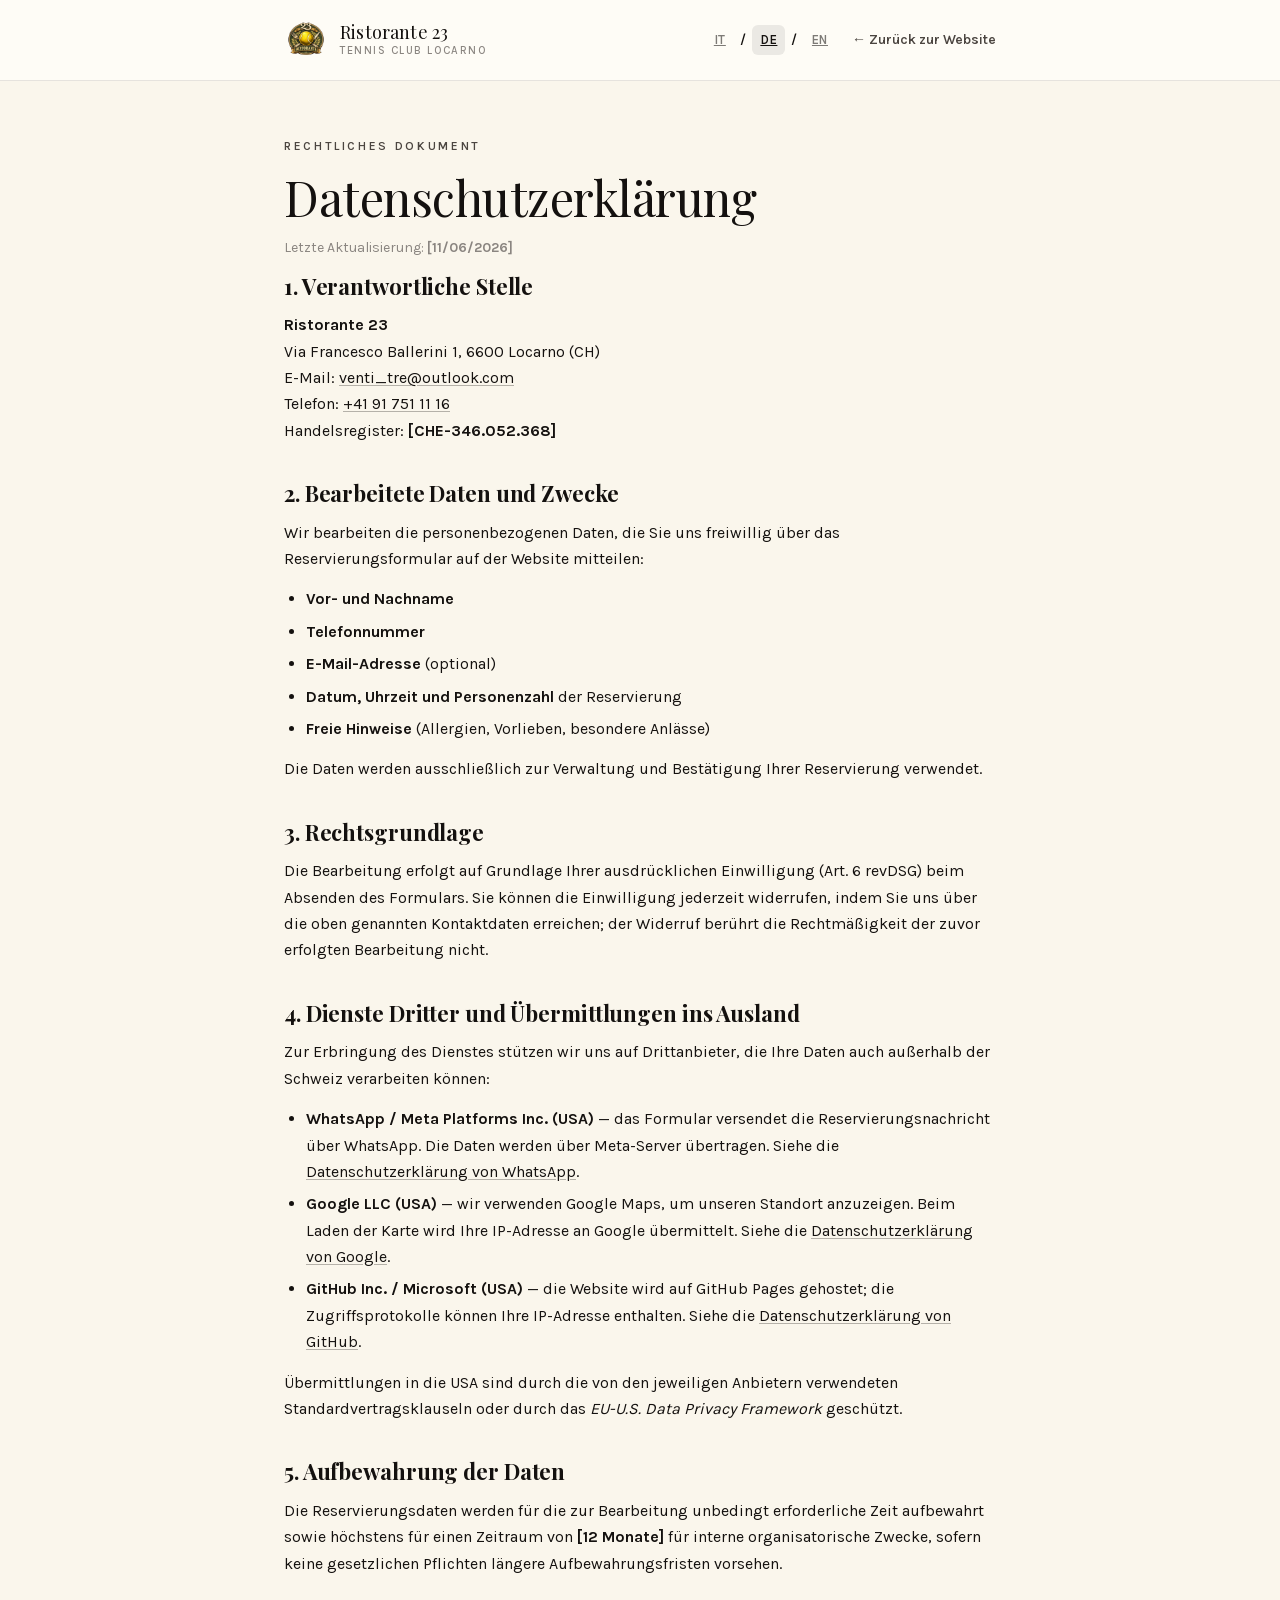
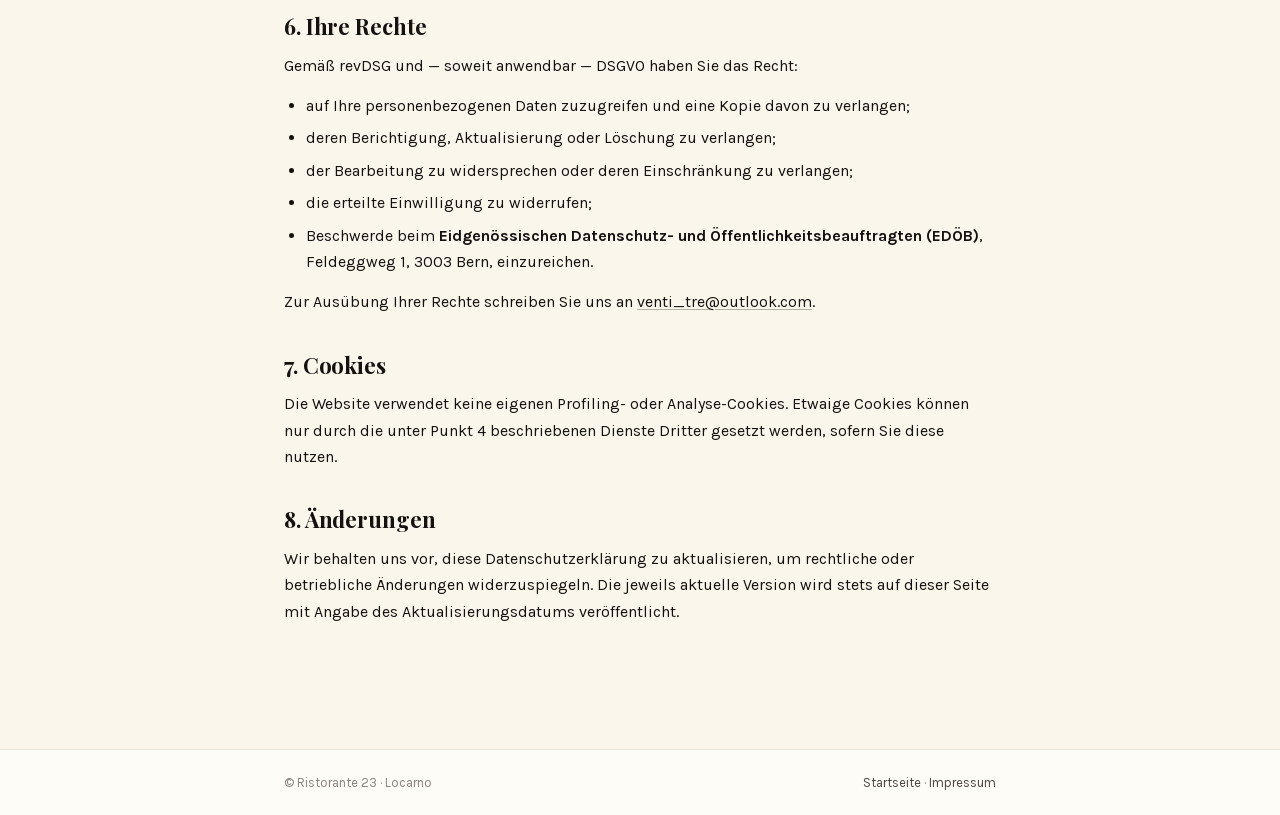
<file: privacy-de.html>
<!doctype html>
<html lang="de">
<head>
<meta charset="utf-8" />
<meta name="viewport" content="width=device-width, initial-scale=1, viewport-fit=cover" />
<meta name="theme-color" content="#FAF6EC" />
<title>Datenschutzerklärung · Ristorante 23</title>
<meta name="description" content="Datenschutzerklärung des Ristorante 23, Locarno." />
<meta name="robots" content="noindex,follow" />
<link rel="icon" type="image/png" sizes="32x32" href="Logo/favicon-32.png" />
<link rel="stylesheet" href="fonts.css" />
<link rel="stylesheet" href="legal.css" />
<style>
  .legal-lang { display:inline-flex; align-items:center; gap:6px; margin-left:auto; font-size:13px; font-weight:600; letter-spacing:.04em; }
  .legal-lang a { padding:4px 8px; border-radius:6px; color:inherit; opacity:.55; }
  .legal-lang a.is-active { opacity:1; background:rgba(20,17,15,.08); }
  .legal-top .legal-container { display:flex; align-items:center; gap:16px; flex-wrap:wrap; }
</style>
</head>
<body>

<header class="legal-top">
  <div class="legal-container">
    <a class="legal-brand" href="index.html" aria-label="Zurück zur Startseite">
      <img src="Logo/logo-mark.png" alt="" width="44" height="44" />
      <span>Ristorante 23<small>Tennis Club Locarno</small></span>
    </a>
    <span class="legal-lang" role="group" aria-label="Sprache wählen">
      <a href="privacy.html">IT</a>
      <span aria-hidden="true">/</span>
      <a href="privacy-de.html" class="is-active" aria-current="page">DE</a>
      <span aria-hidden="true">/</span>
      <a href="privacy-en.html">EN</a>
    </span>
    <a class="legal-back" href="index.html">← Zurück zur Website</a>
  </div>
</header>

<main class="legal">
  <div class="legal-container">

    <p class="legal-eyebrow">Rechtliches Dokument</p>
    <h1>Datenschutzerklärung</h1>
    <p class="legal-updated">Letzte Aktualisierung: <strong>[11/06/2026]</strong></p>

    <section>
      <h2>1. Verantwortliche Stelle</h2>
      <p>
        <strong>Ristorante 23</strong><br/>
        Via Francesco Ballerini 1, 6600 Locarno (CH)<br/>
        E-Mail: <a href="mailto:venti_tre@outlook.com">venti_tre@outlook.com</a><br/>
        Telefon: <a href="tel:+41917511116">+41 91 751 11 16</a><br/>
        Handelsregister: <strong>[CHE-346.052.368]</strong>
      </p>
    </section>

    <section>
      <h2>2. Bearbeitete Daten und Zwecke</h2>
      <p>Wir bearbeiten die personenbezogenen Daten, die Sie uns freiwillig über das Reservierungsformular auf der Website mitteilen:</p>
      <ul>
        <li><strong>Vor- und Nachname</strong></li>
        <li><strong>Telefonnummer</strong></li>
        <li><strong>E-Mail-Adresse</strong> (optional)</li>
        <li><strong>Datum, Uhrzeit und Personenzahl</strong> der Reservierung</li>
        <li><strong>Freie Hinweise</strong> (Allergien, Vorlieben, besondere Anlässe)</li>
      </ul>
      <p>Die Daten werden ausschließlich zur Verwaltung und Bestätigung Ihrer Reservierung verwendet.</p>
    </section>

    <section>
      <h2>3. Rechtsgrundlage</h2>
      <p>
        Die Bearbeitung erfolgt auf Grundlage Ihrer ausdrücklichen Einwilligung (Art. 6 revDSG)
        beim Absenden des Formulars. Sie können die Einwilligung jederzeit widerrufen, indem Sie
        uns über die oben genannten Kontaktdaten erreichen; der Widerruf berührt die Rechtmäßigkeit
        der zuvor erfolgten Bearbeitung nicht.
      </p>
    </section>

    <section>
      <h2>4. Dienste Dritter und Übermittlungen ins Ausland</h2>
      <p>Zur Erbringung des Dienstes stützen wir uns auf Drittanbieter, die Ihre Daten auch außerhalb der Schweiz verarbeiten können:</p>
      <ul>
        <li>
          <strong>WhatsApp / Meta Platforms Inc. (USA)</strong> — das Formular versendet
          die Reservierungsnachricht über WhatsApp. Die Daten werden über Meta-Server
          übertragen. Siehe die
          <a href="https://www.whatsapp.com/legal/privacy-policy" target="_blank" rel="noopener">Datenschutzerklärung von WhatsApp</a>.
        </li>
        <li>
          <strong>Google LLC (USA)</strong> — wir verwenden Google Maps, um unseren
          Standort anzuzeigen. Beim Laden der Karte wird Ihre IP-Adresse an Google
          übermittelt. Siehe die
          <a href="https://policies.google.com/privacy" target="_blank" rel="noopener">Datenschutzerklärung von Google</a>.
        </li>
        <li>
          <strong>GitHub Inc. / Microsoft (USA)</strong> — die Website wird auf
          GitHub Pages gehostet; die Zugriffsprotokolle können Ihre IP-Adresse enthalten.
          Siehe die
          <a href="https://docs.github.com/en/site-policy/privacy-policies/github-general-privacy-statement" target="_blank" rel="noopener">Datenschutzerklärung von GitHub</a>.
        </li>
      </ul>
      <p>
        Übermittlungen in die USA sind durch die von den jeweiligen Anbietern
        verwendeten Standardvertragsklauseln oder durch das
        <em>EU-U.S. Data Privacy Framework</em> geschützt.
      </p>
    </section>

    <section>
      <h2>5. Aufbewahrung der Daten</h2>
      <p>
        Die Reservierungsdaten werden für die zur Bearbeitung unbedingt erforderliche
        Zeit aufbewahrt sowie höchstens für einen Zeitraum von
        <strong>[12 Monate]</strong> für interne organisatorische Zwecke,
        sofern keine gesetzlichen Pflichten längere Aufbewahrungsfristen vorsehen.
      </p>
    </section>

    <section>
      <h2>6. Ihre Rechte</h2>
      <p>Gemäß revDSG und — soweit anwendbar — DSGVO haben Sie das Recht:</p>
      <ul>
        <li>auf Ihre personenbezogenen Daten zuzugreifen und eine Kopie davon zu verlangen;</li>
        <li>deren Berichtigung, Aktualisierung oder Löschung zu verlangen;</li>
        <li>der Bearbeitung zu widersprechen oder deren Einschränkung zu verlangen;</li>
        <li>die erteilte Einwilligung zu widerrufen;</li>
        <li>Beschwerde beim <strong>Eidgenössischen Datenschutz- und Öffentlichkeitsbeauftragten
        (EDÖB)</strong>, Feldeggweg 1, 3003 Bern, einzureichen.</li>
      </ul>
      <p>Zur Ausübung Ihrer Rechte schreiben Sie uns an
        <a href="mailto:venti_tre@outlook.com">venti_tre@outlook.com</a>.
      </p>
    </section>

    <section>
      <h2>7. Cookies</h2>
      <p>
        Die Website verwendet keine eigenen Profiling- oder Analyse-Cookies. Etwaige
        Cookies können nur durch die unter Punkt 4 beschriebenen Dienste Dritter gesetzt
        werden, sofern Sie diese nutzen.
      </p>
    </section>

    <section>
      <h2>8. Änderungen</h2>
      <p>
        Wir behalten uns vor, diese Datenschutzerklärung zu aktualisieren, um rechtliche
        oder betriebliche Änderungen widerzuspiegeln. Die jeweils aktuelle Version wird
        stets auf dieser Seite mit Angabe des Aktualisierungsdatums veröffentlicht.
      </p>
    </section>

  </div>
</main>

<footer class="legal-footer">
  <div class="legal-container">
    <p>© Ristorante 23 · Locarno</p>
    <p><a href="index.html">Startseite</a> · <a href="impressum-de.html">Impressum</a></p>
  </div>
</footer>

<!-- Cloudflare Web Analytics -->
<script defer src='https://static.cloudflareinsights.com/beacon.min.js' data-cf-beacon='{"token": "4236e35e641b4f8ca914e34aa352a975"}'></script>
<!-- End Cloudflare Web Analytics -->
</body>
</html>
</file>
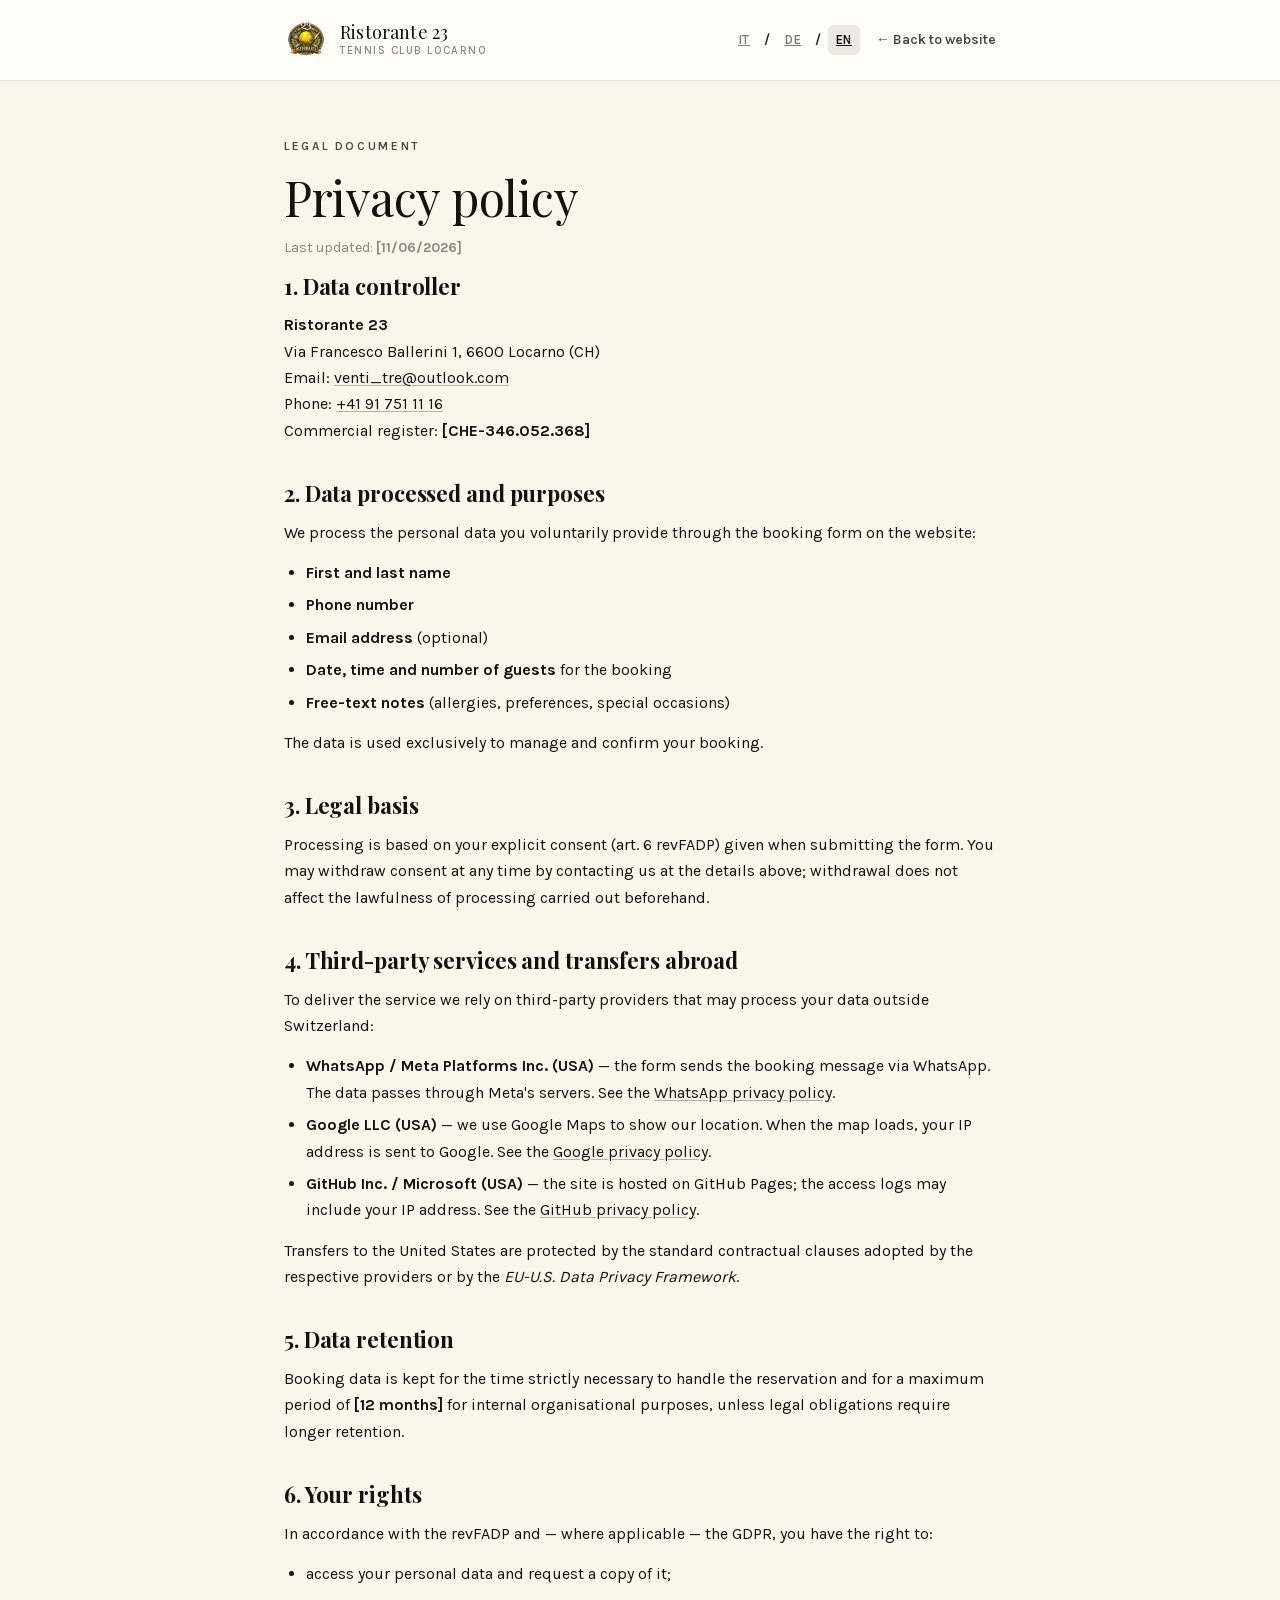
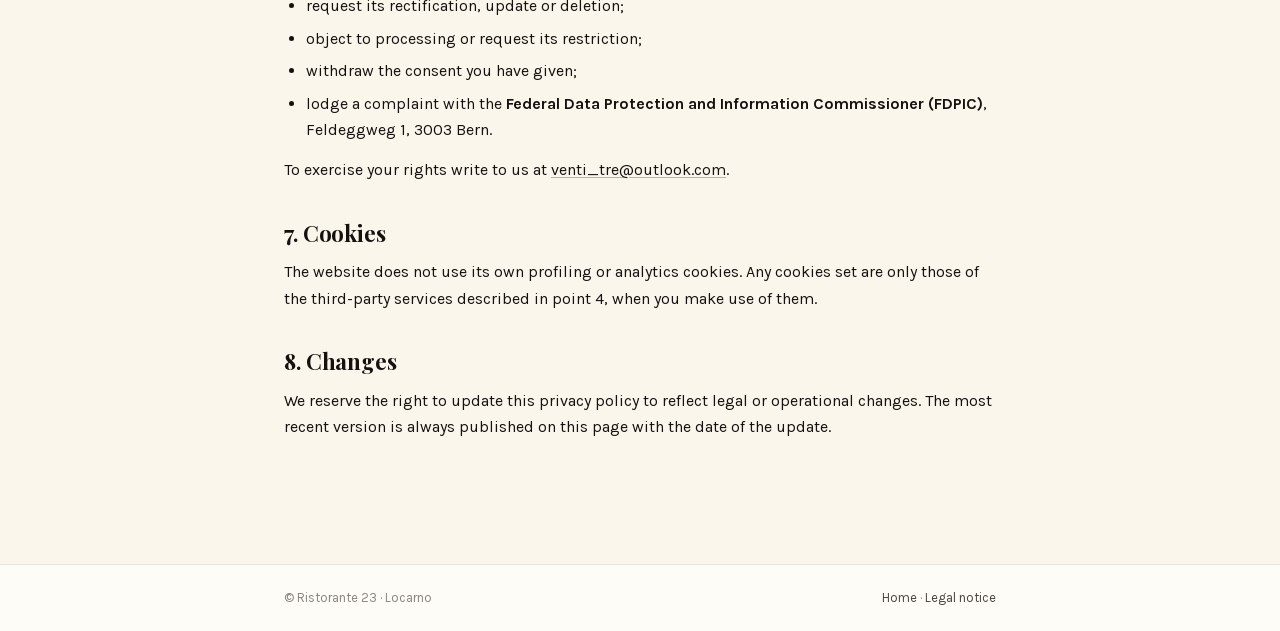
<file: privacy-en.html>
<!doctype html>
<html lang="en">
<head>
<meta charset="utf-8" />
<meta name="viewport" content="width=device-width, initial-scale=1, viewport-fit=cover" />
<meta name="theme-color" content="#FAF6EC" />
<title>Privacy policy · Ristorante 23</title>
<meta name="description" content="Privacy policy of Ristorante 23, Locarno." />
<meta name="robots" content="noindex,follow" />
<link rel="icon" type="image/png" sizes="32x32" href="Logo/favicon-32.png" />
<link rel="stylesheet" href="fonts.css" />
<link rel="stylesheet" href="legal.css" />
<style>
  .legal-lang { display:inline-flex; align-items:center; gap:6px; margin-left:auto; font-size:13px; font-weight:600; letter-spacing:.04em; }
  .legal-lang a { padding:4px 8px; border-radius:6px; color:inherit; opacity:.55; }
  .legal-lang a.is-active { opacity:1; background:rgba(20,17,15,.08); }
  .legal-top .legal-container { display:flex; align-items:center; gap:16px; flex-wrap:wrap; }
</style>
</head>
<body>

<header class="legal-top">
  <div class="legal-container">
    <a class="legal-brand" href="index.html" aria-label="Back to home">
      <img src="Logo/logo-mark.png" alt="" width="44" height="44" />
      <span>Ristorante 23<small>Tennis Club Locarno</small></span>
    </a>
    <span class="legal-lang" role="group" aria-label="Select language">
      <a href="privacy.html">IT</a>
      <span aria-hidden="true">/</span>
      <a href="privacy-de.html">DE</a>
      <span aria-hidden="true">/</span>
      <a href="privacy-en.html" class="is-active" aria-current="page">EN</a>
    </span>
    <a class="legal-back" href="index.html">← Back to website</a>
  </div>
</header>

<main class="legal">
  <div class="legal-container">

    <p class="legal-eyebrow">Legal document</p>
    <h1>Privacy policy</h1>
    <p class="legal-updated">Last updated: <strong>[11/06/2026]</strong></p>

    <section>
      <h2>1. Data controller</h2>
      <p>
        <strong>Ristorante 23</strong><br/>
        Via Francesco Ballerini 1, 6600 Locarno (CH)<br/>
        Email: <a href="mailto:venti_tre@outlook.com">venti_tre@outlook.com</a><br/>
        Phone: <a href="tel:+41917511116">+41 91 751 11 16</a><br/>
        Commercial register: <strong>[CHE-346.052.368]</strong>
      </p>
    </section>

    <section>
      <h2>2. Data processed and purposes</h2>
      <p>We process the personal data you voluntarily provide through the booking form on the website:</p>
      <ul>
        <li><strong>First and last name</strong></li>
        <li><strong>Phone number</strong></li>
        <li><strong>Email address</strong> (optional)</li>
        <li><strong>Date, time and number of guests</strong> for the booking</li>
        <li><strong>Free-text notes</strong> (allergies, preferences, special occasions)</li>
      </ul>
      <p>The data is used exclusively to manage and confirm your booking.</p>
    </section>

    <section>
      <h2>3. Legal basis</h2>
      <p>
        Processing is based on your explicit consent (art. 6 revFADP) given when
        submitting the form. You may withdraw consent at any time by contacting
        us at the details above; withdrawal does not affect the lawfulness of
        processing carried out beforehand.
      </p>
    </section>

    <section>
      <h2>4. Third-party services and transfers abroad</h2>
      <p>To deliver the service we rely on third-party providers that may process your data outside Switzerland:</p>
      <ul>
        <li>
          <strong>WhatsApp / Meta Platforms Inc. (USA)</strong> — the form sends
          the booking message via WhatsApp. The data passes through Meta's
          servers. See the
          <a href="https://www.whatsapp.com/legal/privacy-policy" target="_blank" rel="noopener">WhatsApp privacy policy</a>.
        </li>
        <li>
          <strong>Google LLC (USA)</strong> — we use Google Maps to show our
          location. When the map loads, your IP address is sent to Google. See
          the
          <a href="https://policies.google.com/privacy" target="_blank" rel="noopener">Google privacy policy</a>.
        </li>
        <li>
          <strong>GitHub Inc. / Microsoft (USA)</strong> — the site is hosted on
          GitHub Pages; the access logs may include your IP address. See the
          <a href="https://docs.github.com/en/site-policy/privacy-policies/github-general-privacy-statement" target="_blank" rel="noopener">GitHub privacy policy</a>.
        </li>
      </ul>
      <p>
        Transfers to the United States are protected by the standard contractual
        clauses adopted by the respective providers or by the
        <em>EU-U.S. Data Privacy Framework</em>.
      </p>
    </section>

    <section>
      <h2>5. Data retention</h2>
      <p>
        Booking data is kept for the time strictly necessary to handle the
        reservation and for a maximum period of
        <strong>[12 months]</strong> for internal
        organisational purposes, unless legal obligations require longer
        retention.
      </p>
    </section>

    <section>
      <h2>6. Your rights</h2>
      <p>In accordance with the revFADP and — where applicable — the GDPR, you have the right to:</p>
      <ul>
        <li>access your personal data and request a copy of it;</li>
        <li>request its rectification, update or deletion;</li>
        <li>object to processing or request its restriction;</li>
        <li>withdraw the consent you have given;</li>
        <li>lodge a complaint with the <strong>Federal Data Protection and
        Information Commissioner (FDPIC)</strong>, Feldeggweg 1, 3003 Bern.</li>
      </ul>
      <p>To exercise your rights write to us at
        <a href="mailto:venti_tre@outlook.com">venti_tre@outlook.com</a>.
      </p>
    </section>

    <section>
      <h2>7. Cookies</h2>
      <p>
        The website does not use its own profiling or analytics cookies. Any
        cookies set are only those of the third-party services described in
        point 4, when you make use of them.
      </p>
    </section>

    <section>
      <h2>8. Changes</h2>
      <p>
        We reserve the right to update this privacy policy to reflect legal or
        operational changes. The most recent version is always published on
        this page with the date of the update.
      </p>
    </section>

  </div>
</main>

<footer class="legal-footer">
  <div class="legal-container">
    <p>© Ristorante 23 · Locarno</p>
    <p><a href="index.html">Home</a> · <a href="impressum-en.html">Legal notice</a></p>
  </div>
</footer>

<!-- Cloudflare Web Analytics -->
<script defer src='https://static.cloudflareinsights.com/beacon.min.js' data-cf-beacon='{"token": "4236e35e641b4f8ca914e34aa352a975"}'></script>
<!-- End Cloudflare Web Analytics -->
</body>
</html>
</file>
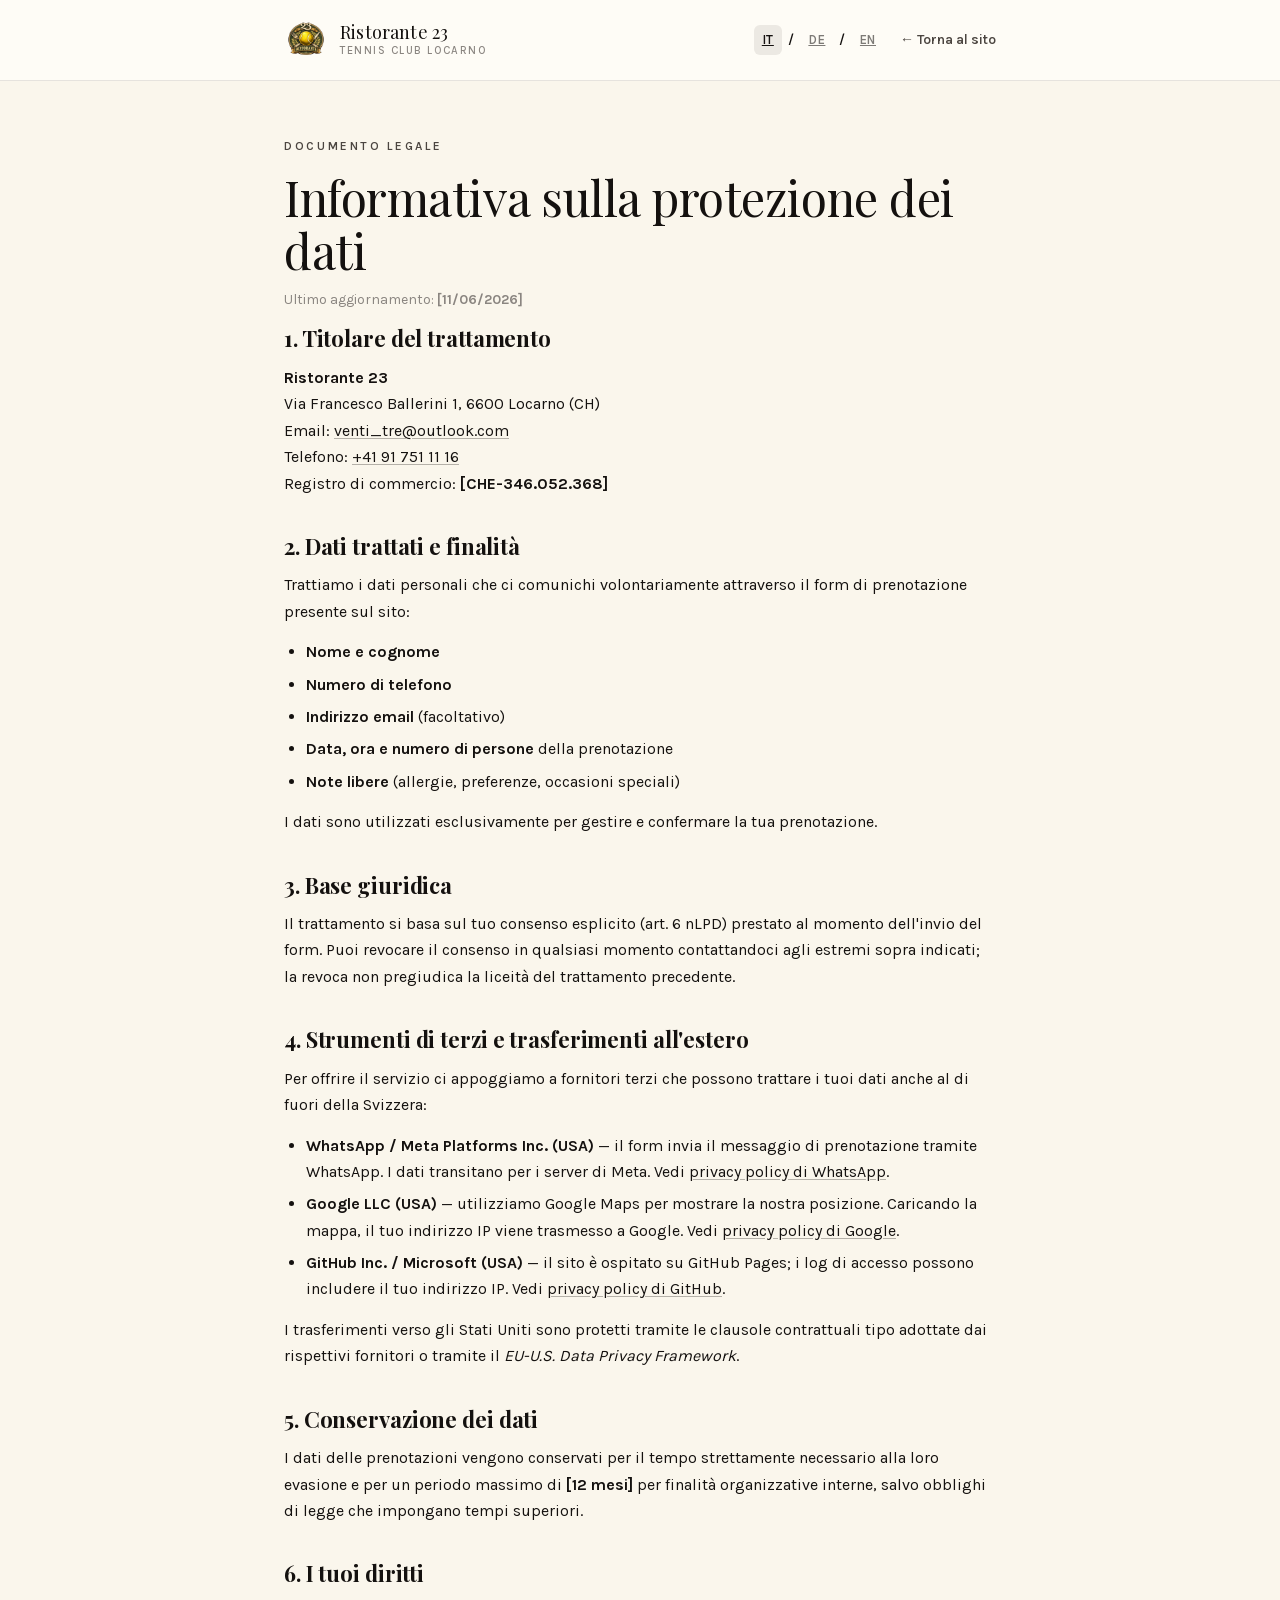
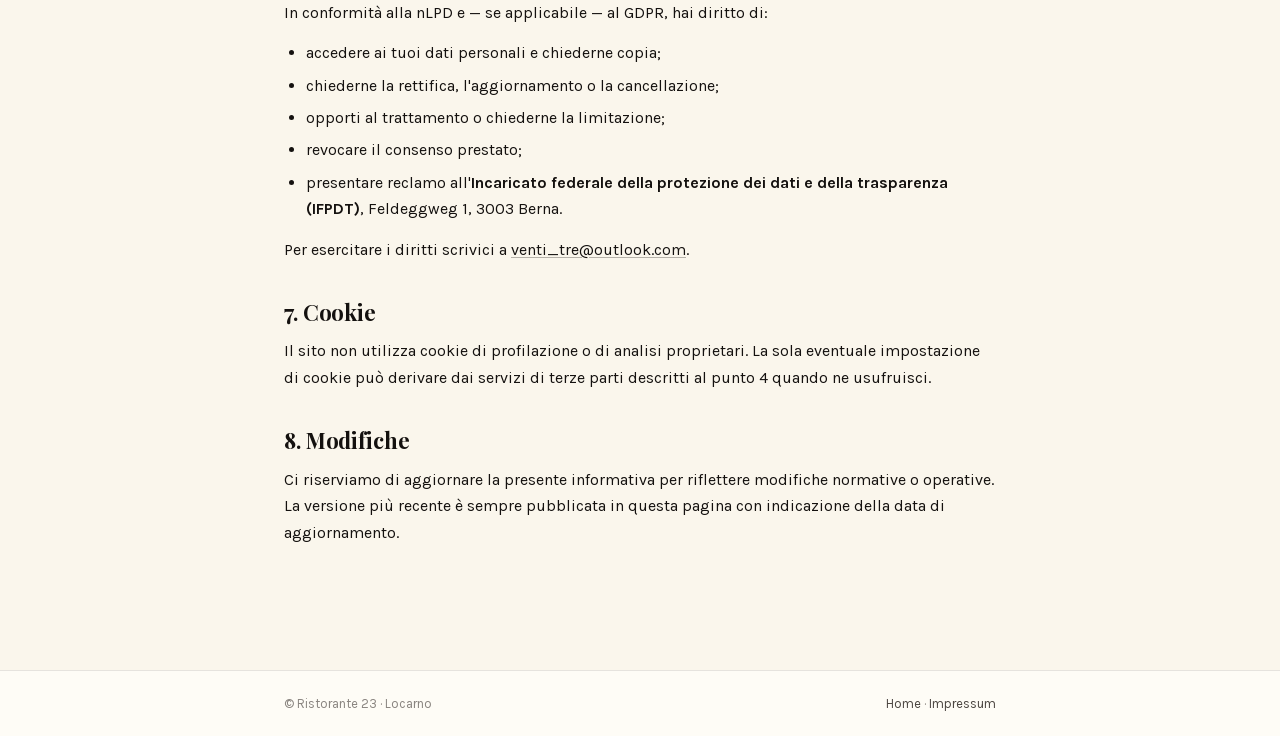
<file: privacy.html>
<!doctype html>
<html lang="it">

<head>
  <meta charset="utf-8" />
  <meta name="viewport" content="width=device-width, initial-scale=1, viewport-fit=cover" />
  <meta name="theme-color" content="#FAF6EC" />
  <title>Informativa privacy · Ristorante 23</title>
  <meta name="description" content="Informativa sulla protezione dei dati personali del Ristorante 23, Locarno." />
  <meta name="robots" content="noindex,follow" />
  <link rel="icon" type="image/png" sizes="32x32" href="Logo/favicon-32.png" />
  <link rel="stylesheet" href="fonts.css" />
  <link rel="stylesheet" href="legal.css" />
  <style>
    .legal-lang {
      display: inline-flex;
      align-items: center;
      gap: 6px;
      margin-left: auto;
      font-size: 13px;
      font-weight: 600;
      letter-spacing: .04em;
    }

    .legal-lang a {
      padding: 4px 8px;
      border-radius: 6px;
      color: inherit;
      opacity: .55;
    }

    .legal-lang a.is-active {
      opacity: 1;
      background: rgba(20, 17, 15, .08);
    }

    .legal-top .legal-container {
      display: flex;
      align-items: center;
      gap: 16px;
      flex-wrap: wrap;
    }
  </style>
</head>

<body>

  <header class="legal-top">
    <div class="legal-container">
      <a class="legal-brand" href="index.html" aria-label="Torna alla home">
        <img src="Logo/logo-mark.png" alt="" width="44" height="44" />
        <span>Ristorante 23<small>Tennis Club Locarno</small></span>
      </a>
      <span class="legal-lang" role="group" aria-label="Seleziona lingua">
        <a href="privacy.html" class="is-active" aria-current="page">IT</a>
        <span aria-hidden="true">/</span>
        <a href="privacy-de.html">DE</a>
        <span aria-hidden="true">/</span>
        <a href="privacy-en.html">EN</a>
      </span>
      <a class="legal-back" href="index.html">← Torna al sito</a>
    </div>
  </header>

  <main class="legal">
    <div class="legal-container">

      <p class="legal-eyebrow">Documento legale</p>
      <h1>Informativa sulla protezione dei dati</h1>
      <p class="legal-updated">Ultimo aggiornamento: <strong>[11/06/2026]</strong></p>

      <section>
        <h2>1. Titolare del trattamento</h2>
        <p>
          <strong>Ristorante 23</strong><br />
          Via Francesco Ballerini 1, 6600 Locarno (CH)<br />
          Email: <a href="mailto:venti_tre@outlook.com">venti_tre@outlook.com</a><br />
          Telefono: <a href="tel:+41917511116">+41 91 751 11 16</a><br />
          Registro di commercio: <strong>[CHE-346.052.368]</strong>
        </p>
      </section>

      <section>
        <h2>2. Dati trattati e finalità</h2>
        <p>Trattiamo i dati personali che ci comunichi volontariamente attraverso il form di prenotazione presente sul
          sito:</p>
        <ul>
          <li><strong>Nome e cognome</strong></li>
          <li><strong>Numero di telefono</strong></li>
          <li><strong>Indirizzo email</strong> (facoltativo)</li>
          <li><strong>Data, ora e numero di persone</strong> della prenotazione</li>
          <li><strong>Note libere</strong> (allergie, preferenze, occasioni speciali)</li>
        </ul>
        <p>I dati sono utilizzati esclusivamente per gestire e confermare la tua prenotazione.</p>
      </section>

      <section>
        <h2>3. Base giuridica</h2>
        <p>
          Il trattamento si basa sul tuo consenso esplicito (art. 6 nLPD) prestato al
          momento dell'invio del form. Puoi revocare il consenso in qualsiasi momento
          contattandoci agli estremi sopra indicati; la revoca non pregiudica la liceità
          del trattamento precedente.
        </p>
      </section>

      <section>
        <h2>4. Strumenti di terzi e trasferimenti all'estero</h2>
        <p>Per offrire il servizio ci appoggiamo a fornitori terzi che possono trattare i tuoi dati anche al di fuori
          della Svizzera:</p>
        <ul>
          <li>
            <strong>WhatsApp / Meta Platforms Inc. (USA)</strong> — il form invia il
            messaggio di prenotazione tramite WhatsApp. I dati transitano per i server
            di Meta. Vedi
            <a href="https://www.whatsapp.com/legal/privacy-policy" target="_blank" rel="noopener">privacy policy di
              WhatsApp</a>.
          </li>
          <li>
            <strong>Google LLC (USA)</strong> — utilizziamo Google Maps per mostrare la
            nostra posizione. Caricando la mappa, il tuo indirizzo IP viene trasmesso a
            Google. Vedi
            <a href="https://policies.google.com/privacy" target="_blank" rel="noopener">privacy policy di Google</a>.
          </li>
          <li>
            <strong>GitHub Inc. / Microsoft (USA)</strong> — il sito è ospitato su
            GitHub Pages; i log di accesso possono includere il tuo indirizzo IP. Vedi
            <a href="https://docs.github.com/en/site-policy/privacy-policies/github-general-privacy-statement"
              target="_blank" rel="noopener">privacy policy di GitHub</a>.
          </li>
        </ul>
        <p>
          I trasferimenti verso gli Stati Uniti sono protetti tramite le clausole
          contrattuali tipo adottate dai rispettivi fornitori o tramite il
          <em>EU-U.S. Data Privacy Framework</em>.
        </p>
      </section>

      <section>
        <h2>5. Conservazione dei dati</h2>
        <p>
          I dati delle prenotazioni vengono conservati per il tempo strettamente
          necessario alla loro evasione e per un periodo massimo di
          <strong>[12 mesi]</strong> per finalità organizzative interne,
          salvo obblighi di legge che impongano tempi superiori.
        </p>
      </section>

      <section>
        <h2>6. I tuoi diritti</h2>
        <p>In conformità alla nLPD e — se applicabile — al GDPR, hai diritto di:</p>
        <ul>
          <li>accedere ai tuoi dati personali e chiederne copia;</li>
          <li>chiederne la rettifica, l'aggiornamento o la cancellazione;</li>
          <li>opporti al trattamento o chiederne la limitazione;</li>
          <li>revocare il consenso prestato;</li>
          <li>presentare reclamo all'<strong>Incaricato federale della protezione dei
              dati e della trasparenza (IFPDT)</strong>, Feldeggweg 1, 3003 Berna.</li>
        </ul>
        <p>Per esercitare i diritti scrivici a
          <a href="mailto:venti_tre@outlook.com">venti_tre@outlook.com</a>.
        </p>
      </section>

      <section>
        <h2>7. Cookie</h2>
        <p>
          Il sito non utilizza cookie di profilazione o di analisi proprietari. La sola
          eventuale impostazione di cookie può derivare dai servizi di terze parti
          descritti al punto 4 quando ne usufruisci.
        </p>
      </section>

      <section>
        <h2>8. Modifiche</h2>
        <p>
          Ci riserviamo di aggiornare la presente informativa per riflettere modifiche
          normative o operative. La versione più recente è sempre pubblicata in questa
          pagina con indicazione della data di aggiornamento.
        </p>
      </section>



    </div>
  </main>

  <footer class="legal-footer">
    <div class="legal-container">
      <p>© Ristorante 23 · Locarno</p>
      <p><a href="index.html">Home</a> · <a href="impressum.html">Impressum</a></p>
    </div>
  </footer>

  <!-- Cloudflare Web Analytics -->
  <script defer src='https://static.cloudflareinsights.com/beacon.min.js' data-cf-beacon='{"token": "4236e35e641b4f8ca914e34aa352a975"}'></script>
  <!-- End Cloudflare Web Analytics -->
</body>

</html>
</file>
<file: fonts.css>
/* Self-hosted Google Fonts — Karla + Playfair Display (latin / latin-ext only) */

/* latin-ext */
@font-face {
  font-family: 'Karla';
  font-style: normal;
  font-weight: 300;
  font-display: swap;
  src: url(fonts/karla-300-latin-ext.woff2) format('woff2');
  unicode-range: U+0100-02BA, U+02BD-02C5, U+02C7-02CC, U+02CE-02D7, U+02DD-02FF, U+0304, U+0308, U+0329, U+1D00-1DBF, U+1E00-1E9F, U+1EF2-1EFF, U+2020, U+20A0-20AB, U+20AD-20C0, U+2113, U+2C60-2C7F, U+A720-A7FF;
}

/* latin */
@font-face {
  font-family: 'Karla';
  font-style: normal;
  font-weight: 300;
  font-display: swap;
  src: url(fonts/karla-300-latin.woff2) format('woff2');
  unicode-range: U+0000-00FF, U+0131, U+0152-0153, U+02BB-02BC, U+02C6, U+02DA, U+02DC, U+0304, U+0308, U+0329, U+2000-206F, U+20AC, U+2122, U+2191, U+2193, U+2212, U+2215, U+FEFF, U+FFFD;
}

/* latin-ext */
@font-face {
  font-family: 'Karla';
  font-style: normal;
  font-weight: 400;
  font-display: swap;
  src: url(fonts/karla-400-latin-ext.woff2) format('woff2');
  unicode-range: U+0100-02BA, U+02BD-02C5, U+02C7-02CC, U+02CE-02D7, U+02DD-02FF, U+0304, U+0308, U+0329, U+1D00-1DBF, U+1E00-1E9F, U+1EF2-1EFF, U+2020, U+20A0-20AB, U+20AD-20C0, U+2113, U+2C60-2C7F, U+A720-A7FF;
}

/* latin */
@font-face {
  font-family: 'Karla';
  font-style: normal;
  font-weight: 400;
  font-display: swap;
  src: url(fonts/karla-400-latin.woff2) format('woff2');
  unicode-range: U+0000-00FF, U+0131, U+0152-0153, U+02BB-02BC, U+02C6, U+02DA, U+02DC, U+0304, U+0308, U+0329, U+2000-206F, U+20AC, U+2122, U+2191, U+2193, U+2212, U+2215, U+FEFF, U+FFFD;
}

/* latin-ext */
@font-face {
  font-family: 'Karla';
  font-style: normal;
  font-weight: 500;
  font-display: swap;
  src: url(fonts/karla-500-latin-ext.woff2) format('woff2');
  unicode-range: U+0100-02BA, U+02BD-02C5, U+02C7-02CC, U+02CE-02D7, U+02DD-02FF, U+0304, U+0308, U+0329, U+1D00-1DBF, U+1E00-1E9F, U+1EF2-1EFF, U+2020, U+20A0-20AB, U+20AD-20C0, U+2113, U+2C60-2C7F, U+A720-A7FF;
}

/* latin */
@font-face {
  font-family: 'Karla';
  font-style: normal;
  font-weight: 500;
  font-display: swap;
  src: url(fonts/karla-500-latin.woff2) format('woff2');
  unicode-range: U+0000-00FF, U+0131, U+0152-0153, U+02BB-02BC, U+02C6, U+02DA, U+02DC, U+0304, U+0308, U+0329, U+2000-206F, U+20AC, U+2122, U+2191, U+2193, U+2212, U+2215, U+FEFF, U+FFFD;
}

/* latin-ext */
@font-face {
  font-family: 'Karla';
  font-style: normal;
  font-weight: 600;
  font-display: swap;
  src: url(fonts/karla-600-latin-ext.woff2) format('woff2');
  unicode-range: U+0100-02BA, U+02BD-02C5, U+02C7-02CC, U+02CE-02D7, U+02DD-02FF, U+0304, U+0308, U+0329, U+1D00-1DBF, U+1E00-1E9F, U+1EF2-1EFF, U+2020, U+20A0-20AB, U+20AD-20C0, U+2113, U+2C60-2C7F, U+A720-A7FF;
}

/* latin */
@font-face {
  font-family: 'Karla';
  font-style: normal;
  font-weight: 600;
  font-display: swap;
  src: url(fonts/karla-600-latin.woff2) format('woff2');
  unicode-range: U+0000-00FF, U+0131, U+0152-0153, U+02BB-02BC, U+02C6, U+02DA, U+02DC, U+0304, U+0308, U+0329, U+2000-206F, U+20AC, U+2122, U+2191, U+2193, U+2212, U+2215, U+FEFF, U+FFFD;
}

/* latin-ext */
@font-face {
  font-family: 'Karla';
  font-style: normal;
  font-weight: 700;
  font-display: swap;
  src: url(fonts/karla-700-latin-ext.woff2) format('woff2');
  unicode-range: U+0100-02BA, U+02BD-02C5, U+02C7-02CC, U+02CE-02D7, U+02DD-02FF, U+0304, U+0308, U+0329, U+1D00-1DBF, U+1E00-1E9F, U+1EF2-1EFF, U+2020, U+20A0-20AB, U+20AD-20C0, U+2113, U+2C60-2C7F, U+A720-A7FF;
}

/* latin */
@font-face {
  font-family: 'Karla';
  font-style: normal;
  font-weight: 700;
  font-display: swap;
  src: url(fonts/karla-700-latin.woff2) format('woff2');
  unicode-range: U+0000-00FF, U+0131, U+0152-0153, U+02BB-02BC, U+02C6, U+02DA, U+02DC, U+0304, U+0308, U+0329, U+2000-206F, U+20AC, U+2122, U+2191, U+2193, U+2212, U+2215, U+FEFF, U+FFFD;
}

/* latin-ext */
@font-face {
  font-family: 'Playfair Display';
  font-style: italic;
  font-weight: 400;
  font-display: swap;
  src: url(fonts/playfair-display-400i-latin-ext.woff2) format('woff2');
  unicode-range: U+0100-02BA, U+02BD-02C5, U+02C7-02CC, U+02CE-02D7, U+02DD-02FF, U+0304, U+0308, U+0329, U+1D00-1DBF, U+1E00-1E9F, U+1EF2-1EFF, U+2020, U+20A0-20AB, U+20AD-20C0, U+2113, U+2C60-2C7F, U+A720-A7FF;
}

/* latin */
@font-face {
  font-family: 'Playfair Display';
  font-style: italic;
  font-weight: 400;
  font-display: swap;
  src: url(fonts/playfair-display-400i-latin.woff2) format('woff2');
  unicode-range: U+0000-00FF, U+0131, U+0152-0153, U+02BB-02BC, U+02C6, U+02DA, U+02DC, U+0304, U+0308, U+0329, U+2000-206F, U+20AC, U+2122, U+2191, U+2193, U+2212, U+2215, U+FEFF, U+FFFD;
}

/* latin-ext */
@font-face {
  font-family: 'Playfair Display';
  font-style: normal;
  font-weight: 400;
  font-display: swap;
  src: url(fonts/playfair-display-400-latin-ext.woff2) format('woff2');
  unicode-range: U+0100-02BA, U+02BD-02C5, U+02C7-02CC, U+02CE-02D7, U+02DD-02FF, U+0304, U+0308, U+0329, U+1D00-1DBF, U+1E00-1E9F, U+1EF2-1EFF, U+2020, U+20A0-20AB, U+20AD-20C0, U+2113, U+2C60-2C7F, U+A720-A7FF;
}

/* latin */
@font-face {
  font-family: 'Playfair Display';
  font-style: normal;
  font-weight: 400;
  font-display: swap;
  src: url(fonts/playfair-display-400-latin.woff2) format('woff2');
  unicode-range: U+0000-00FF, U+0131, U+0152-0153, U+02BB-02BC, U+02C6, U+02DA, U+02DC, U+0304, U+0308, U+0329, U+2000-206F, U+20AC, U+2122, U+2191, U+2193, U+2212, U+2215, U+FEFF, U+FFFD;
}

/* latin-ext */
@font-face {
  font-family: 'Playfair Display';
  font-style: normal;
  font-weight: 700;
  font-display: swap;
  src: url(fonts/playfair-display-700-latin-ext.woff2) format('woff2');
  unicode-range: U+0100-02BA, U+02BD-02C5, U+02C7-02CC, U+02CE-02D7, U+02DD-02FF, U+0304, U+0308, U+0329, U+1D00-1DBF, U+1E00-1E9F, U+1EF2-1EFF, U+2020, U+20A0-20AB, U+20AD-20C0, U+2113, U+2C60-2C7F, U+A720-A7FF;
}

/* latin */
@font-face {
  font-family: 'Playfair Display';
  font-style: normal;
  font-weight: 700;
  font-display: swap;
  src: url(fonts/playfair-display-700-latin.woff2) format('woff2');
  unicode-range: U+0000-00FF, U+0131, U+0152-0153, U+02BB-02BC, U+02C6, U+02DA, U+02DC, U+0304, U+0308, U+0329, U+2000-206F, U+20AC, U+2122, U+2191, U+2193, U+2212, U+2215, U+FEFF, U+FFFD;
}

/* latin-ext */
@font-face {
  font-family: 'Playfair Display SC';
  font-style: normal;
  font-weight: 400;
  font-display: swap;
  src: url(fonts/playfair-display-sc-400-latin-ext.woff2) format('woff2');
  unicode-range: U+0100-02BA, U+02BD-02C5, U+02C7-02CC, U+02CE-02D7, U+02DD-02FF, U+0304, U+0308, U+0329, U+1D00-1DBF, U+1E00-1E9F, U+1EF2-1EFF, U+2020, U+20A0-20AB, U+20AD-20C0, U+2113, U+2C60-2C7F, U+A720-A7FF;
}

/* latin */
@font-face {
  font-family: 'Playfair Display SC';
  font-style: normal;
  font-weight: 400;
  font-display: swap;
  src: url(fonts/playfair-display-sc-400-latin.woff2) format('woff2');
  unicode-range: U+0000-00FF, U+0131, U+0152-0153, U+02BB-02BC, U+02C6, U+02DA, U+02DC, U+0304, U+0308, U+0329, U+2000-206F, U+20AC, U+2122, U+2191, U+2193, U+2212, U+2215, U+FEFF, U+FFFD;
}

/* latin-ext */
@font-face {
  font-family: 'Playfair Display SC';
  font-style: normal;
  font-weight: 700;
  font-display: swap;
  src: url(fonts/playfair-display-sc-700-latin-ext.woff2) format('woff2');
  unicode-range: U+0100-02BA, U+02BD-02C5, U+02C7-02CC, U+02CE-02D7, U+02DD-02FF, U+0304, U+0308, U+0329, U+1D00-1DBF, U+1E00-1E9F, U+1EF2-1EFF, U+2020, U+20A0-20AB, U+20AD-20C0, U+2113, U+2C60-2C7F, U+A720-A7FF;
}

/* latin */
@font-face {
  font-family: 'Playfair Display SC';
  font-style: normal;
  font-weight: 700;
  font-display: swap;
  src: url(fonts/playfair-display-sc-700-latin.woff2) format('woff2');
  unicode-range: U+0000-00FF, U+0131, U+0152-0153, U+02BB-02BC, U+02C6, U+02DA, U+02DC, U+0304, U+0308, U+0329, U+2000-206F, U+20AC, U+2122, U+2191, U+2193, U+2212, U+2215, U+FEFF, U+FFFD;
}
</file>
<file: legal.css>
/* Pagine legali — Privacy & Impressum
   Stile coerente col sito principale, ma autonomo */

:root{
  --bg: #FAF6EC;
  --bg-3: #FEFCF6;
  --ink: #14110F;
  --ink-soft: #4B4540;
  --ink-mute: #8A8580;
  --line: rgba(20,17,15,.10);
  --gold: #B6873A;
  --serif: "Playfair Display", Georgia, serif;
  --sans: "Karla", -apple-system, "Helvetica Neue", Arial, sans-serif;
}

*{ box-sizing: border-box; }
html, body{ margin: 0; padding: 0; }
body{
  font-family: var(--sans);
  background: var(--bg);
  color: var(--ink);
  font-size: 16px;
  line-height: 1.65;
  -webkit-font-smoothing: antialiased;
  text-rendering: optimizeLegibility;
}
a{ color: var(--ink); }
a:hover{ color: var(--gold); }

.legal-container{
  max-width: 760px;
  margin: 0 auto;
  padding: 0 24px;
}

/* Top bar */
.legal-top{
  background: var(--bg-3);
  border-bottom: 1px solid var(--line);
  padding: 18px 0;
}
.legal-top .legal-container{
  display: flex;
  align-items: center;
  justify-content: space-between;
  gap: 16px;
}
.legal-brand{
  display: inline-flex;
  align-items: center;
  gap: 12px;
  text-decoration: none;
  color: var(--ink);
  font-family: var(--serif);
  font-size: 18px;
  letter-spacing: .01em;
}
.legal-brand img{ display: block; }
.legal-brand span{ display: inline-flex; flex-direction: column; line-height: 1.1; }
.legal-brand small{
  font-family: var(--sans);
  font-size: 11px;
  font-weight: 500;
  letter-spacing: .14em;
  text-transform: uppercase;
  color: var(--ink-mute);
  margin-top: 2px;
}
.legal-back{
  font-size: 14px;
  font-weight: 600;
  color: var(--ink-soft);
  text-decoration: none;
}
.legal-back:hover{ color: var(--gold); }

/* Body */
.legal{
  padding: 56px 0 88px;
}
.legal-eyebrow{
  font-size: 12px;
  font-weight: 600;
  letter-spacing: .22em;
  text-transform: uppercase;
  color: var(--ink-soft);
  margin: 0 0 14px;
}
.legal h1{
  font-family: var(--serif);
  font-weight: 400;
  font-size: clamp(34px, 5vw, 48px);
  line-height: 1.1;
  margin: 0 0 12px;
  letter-spacing: -.01em;
}
.legal-updated{
  color: var(--ink-mute);
  font-size: 14px;
  margin: 0 0 40px;
}
.legal section{
  margin: 0 0 36px;
}
.legal h2{
  font-family: var(--serif);
  font-weight: 600;
  font-size: 22px;
  line-height: 1.25;
  margin: 0 0 12px;
  letter-spacing: -.005em;
}
.legal p{ margin: 0 0 14px; }
.legal ul{
  padding-left: 22px;
  margin: 0 0 14px;
}
.legal li{ margin-bottom: 6px; }
.legal a{
  color: var(--ink);
  text-decoration: underline;
  text-underline-offset: 2px;
  text-decoration-color: rgba(20,17,15,.3);
}
.legal a:hover{
  color: var(--gold);
  text-decoration-color: var(--gold);
}
.legal-fine{
  margin-top: 48px;
  padding: 18px 20px;
  background: var(--bg-3);
  border: 1px solid var(--line);
  border-radius: 6px;
  font-size: 14px;
  color: var(--ink-soft);
}

/* Footer */
.legal-footer{
  background: var(--bg-3);
  border-top: 1px solid var(--line);
  padding: 22px 0;
  font-size: 13px;
  color: var(--ink-mute);
}
.legal-footer .legal-container{
  display: flex;
  align-items: center;
  justify-content: space-between;
  gap: 16px;
  flex-wrap: wrap;
}
.legal-footer p{ margin: 0; }
.legal-footer a{
  color: var(--ink-soft);
  text-decoration: none;
}
.legal-footer a:hover{ color: var(--gold); }

@media (max-width: 600px){
  .legal{ padding: 36px 0 64px; }
  .legal-brand small{ display: none; }
  .legal-back{ font-size: 13px; }
}
</file>
